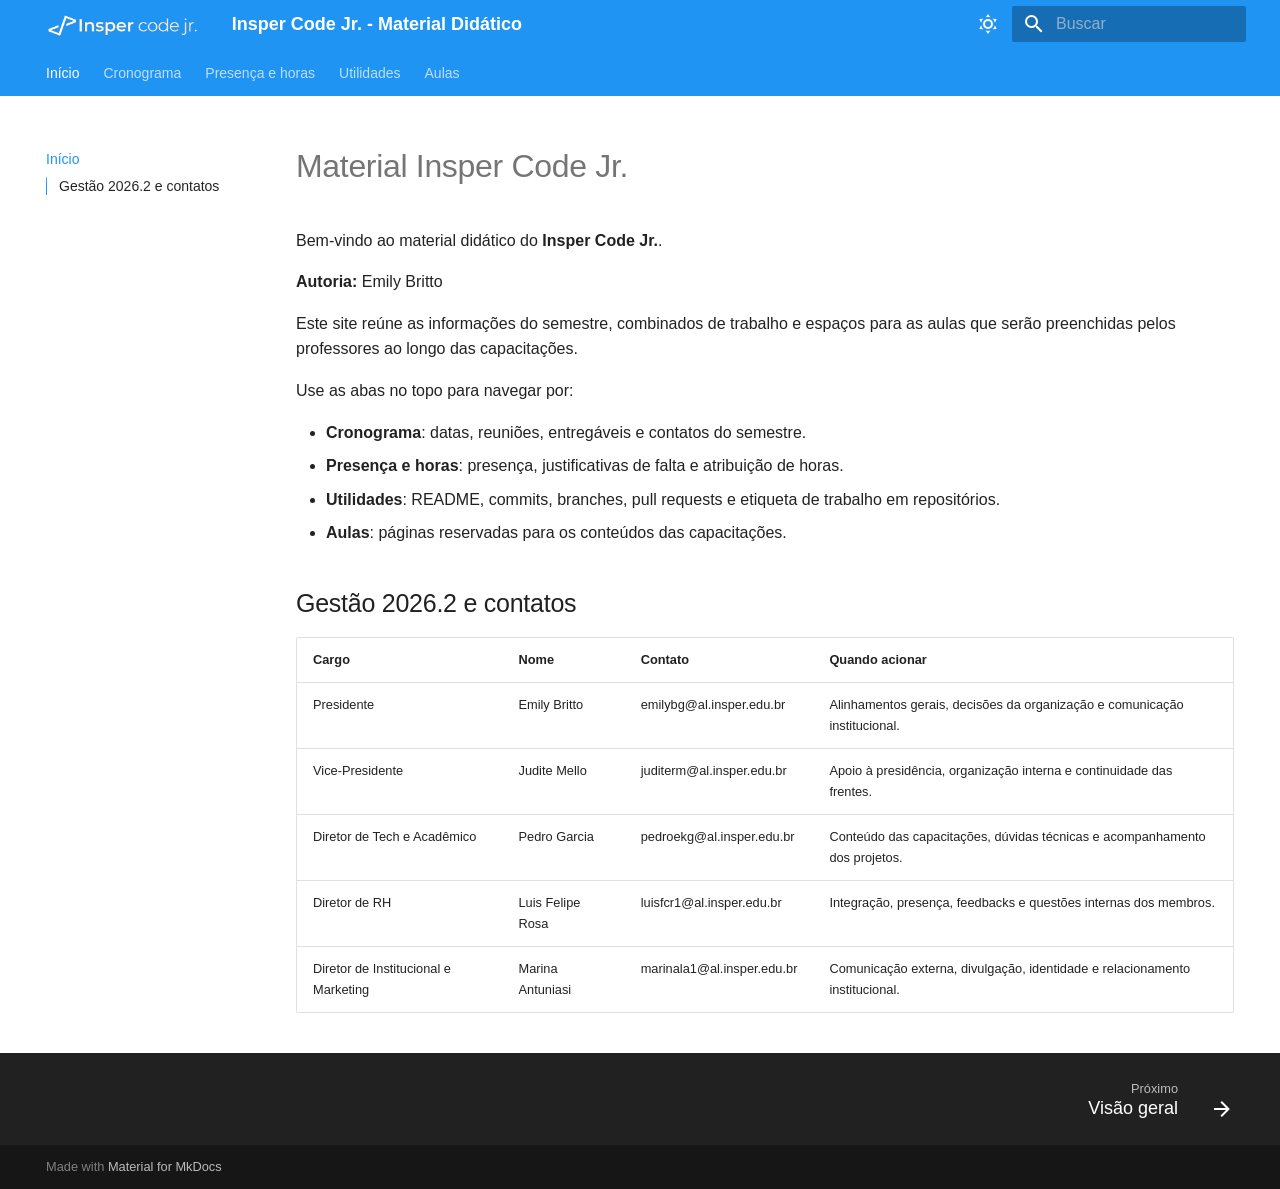
<file: index.html>
<!doctype html>
<html lang="pt" class="no-js">
  <head>
    
      <meta charset="utf-8">
      <meta name="viewport" content="width=device-width,initial-scale=1">
      
        <meta name="description" content="Material didático para os encontros da Insper Code Jr.">
      
      
        <meta name="author" content="Insper Code Jr.">
      
      
      
      
        <link rel="next" href="cronograma/">
      
      
        
      
      
      <link rel="icon" href="img/favicon.ico">
      <meta name="generator" content="mkdocs-1.6.1, mkdocs-material-9.7.7">
    
    
      
        <title>Insper Code Jr. - Material Didático</title>
      
    
    
      <link rel="stylesheet" href="assets/stylesheets/main.ec1eaa64.min.css">
      
        
        <link rel="stylesheet" href="assets/stylesheets/palette.ab4e12ef.min.css">
      
      


    
    
      
    
    
      
    
    
      <link rel="stylesheet" href="assets/stylesheets/toc-dropdown.css">
    
    <script>__md_scope=new URL(".",location),__md_hash=e=>[...e].reduce(((e,_)=>(e<<5)-e+_.charCodeAt(0)),0),__md_get=(e,_=localStorage,t=__md_scope)=>JSON.parse(_.getItem(t.pathname+"."+e)),__md_set=(e,_,t=localStorage,a=__md_scope)=>{try{t.setItem(a.pathname+"."+e,JSON.stringify(_))}catch(e){}}</script>
    
      

    
    
  </head>
  
  
    
    
      
    
    
    
    
    <body dir="ltr" data-md-color-scheme="default" data-md-color-primary="blue" data-md-color-accent="blue">
  
    
    <input class="md-toggle" data-md-toggle="drawer" type="checkbox" id="__drawer" autocomplete="off">
    <input class="md-toggle" data-md-toggle="search" type="checkbox" id="__search" autocomplete="off">
    <label class="md-overlay" for="__drawer"></label>
    <div data-md-component="skip">
      
        
        <a href="#material-insper-code-jr" class="md-skip">
          Pular para conteúdo
        </a>
      
    </div>
    <div data-md-component="announce">
      
    </div>
    
    
      

<header class="md-header" data-md-component="header">
  <nav class="md-header__inner md-grid" aria-label="Cabeçalho">
    <a href="." title="Insper Code Jr. - Material Didático" class="md-header__button md-logo" aria-label="Insper Code Jr. - Material Didático" data-md-component="logo">
      
  <img src="img/back.png" alt="logo">

    </a>
    <label class="md-header__button md-icon" for="__drawer">
      
      <svg xmlns="http://www.w3.org/2000/svg" viewBox="0 0 24 24"><path d="M3 6h18v2H3zm0 5h18v2H3zm0 5h18v2H3z"/></svg>
    </label>
    <div class="md-header__title" data-md-component="header-title">
      <div class="md-header__ellipsis">
        <div class="md-header__topic">
          <span class="md-ellipsis">
            Insper Code Jr. - Material Didático
          </span>
        </div>
        <div class="md-header__topic" data-md-component="header-topic">
          <span class="md-ellipsis">
            
              Início
            
          </span>
        </div>
      </div>
    </div>
    
      
        <form class="md-header__option" data-md-component="palette">
  
    
    
    
    <input class="md-option" data-md-color-media="" data-md-color-scheme="default" data-md-color-primary="blue" data-md-color-accent="blue"  aria-label="Mudar para modo escuro"  type="radio" name="__palette" id="__palette_0">
    
      <label class="md-header__button md-icon" title="Mudar para modo escuro" for="__palette_1" hidden>
        <svg xmlns="http://www.w3.org/2000/svg" viewBox="0 0 24 24"><path d="M12 7a5 5 0 0 1 5 5 5 5 0 0 1-5 5 5 5 0 0 1-5-5 5 5 0 0 1 5-5m0 2a3 3 0 0 0-3 3 3 3 0 0 0 3 3 3 3 0 0 0 3-3 3 3 0 0 0-3-3m0-7 2.39 3.42C13.65 5.15 12.84 5 12 5s-1.65.15-2.39.42zM3.34 7l4.16-.35A7.2 7.2 0 0 0 5.94 8.5c-.44.74-.69 1.5-.83 2.29zm.02 10 1.76-3.77a7.131 7.131 0 0 0 2.38 4.14zM20.65 7l-1.77 3.79a7.02 7.02 0 0 0-2.38-4.15zm-.01 10-4.14.36c.59-.51 1.12-1.14 1.54-1.86.42-.73.69-1.5.83-2.29zM12 22l-2.41-3.44c.74.27 1.55.44 2.41.44.82 0 1.63-.17 2.37-.44z"/></svg>
      </label>
    
  
    
    
    
    <input class="md-option" data-md-color-media="" data-md-color-scheme="slate" data-md-color-primary="blue" data-md-color-accent="blue"  aria-label="Mudar para modo claro"  type="radio" name="__palette" id="__palette_1">
    
      <label class="md-header__button md-icon" title="Mudar para modo claro" for="__palette_0" hidden>
        <svg xmlns="http://www.w3.org/2000/svg" viewBox="0 0 24 24"><path d="m17.75 4.09-2.53 1.94.91 3.06-2.63-1.81-2.63 1.81.91-3.06-2.53-1.94L12.44 4l1.06-3 1.06 3zm3.5 6.91-1.64 1.25.59 1.98-1.7-1.17-1.7 1.17.59-1.98L15.75 11l2.06-.05L18.5 9l.69 1.95zm-2.28 4.95c.83-.08 1.72 1.1 1.19 1.85-.32.45-.66.87-1.08 1.27C15.17 23 8.84 23 4.94 19.07c-3.91-3.9-3.91-10.24 0-14.14.4-.4.82-.76 1.27-1.08.75-.53 1.93.36 1.85 1.19-.27 2.86.69 5.83 2.89 8.02a9.96 9.96 0 0 0 8.02 2.89m-1.64 2.02a12.08 12.08 0 0 1-7.8-3.47c-2.17-2.19-3.33-5-3.49-7.82-2.81 3.14-2.7 7.96.31 10.98 3.02 3.01 7.84 3.12 10.98.31"/></svg>
      </label>
    
  
</form>
      
    
    
      <script>var palette=__md_get("__palette");if(palette&&palette.color){if("(prefers-color-scheme)"===palette.color.media){var media=matchMedia("(prefers-color-scheme: light)"),input=document.querySelector(media.matches?"[data-md-color-media='(prefers-color-scheme: light)']":"[data-md-color-media='(prefers-color-scheme: dark)']");palette.color.media=input.getAttribute("data-md-color-media"),palette.color.scheme=input.getAttribute("data-md-color-scheme"),palette.color.primary=input.getAttribute("data-md-color-primary"),palette.color.accent=input.getAttribute("data-md-color-accent")}for(var[key,value]of Object.entries(palette.color))document.body.setAttribute("data-md-color-"+key,value)}</script>
    
    
    
      
      
        <label class="md-header__button md-icon" for="__search">
          
          <svg xmlns="http://www.w3.org/2000/svg" viewBox="0 0 24 24"><path d="M9.5 3A6.5 6.5 0 0 1 16 9.5c0 1.61-.59 3.09-1.56 4.23l.27.27h.79l5 5-1.5 1.5-5-5v-.79l-.27-.27A6.52 6.52 0 0 1 9.5 16 6.5 6.5 0 0 1 3 9.5 6.5 6.5 0 0 1 9.5 3m0 2C7 5 5 7 5 9.5S7 14 9.5 14 14 12 14 9.5 12 5 9.5 5"/></svg>
        </label>
        <div class="md-search" data-md-component="search" role="dialog">
  <label class="md-search__overlay" for="__search"></label>
  <div class="md-search__inner" role="search">
    <form class="md-search__form" name="search">
      <input type="text" class="md-search__input" name="query" aria-label="Buscar" placeholder="Buscar" autocapitalize="off" autocorrect="off" autocomplete="off" spellcheck="false" data-md-component="search-query" required>
      <label class="md-search__icon md-icon" for="__search">
        
        <svg xmlns="http://www.w3.org/2000/svg" viewBox="0 0 24 24"><path d="M9.5 3A6.5 6.5 0 0 1 16 9.5c0 1.61-.59 3.09-1.56 4.23l.27.27h.79l5 5-1.5 1.5-5-5v-.79l-.27-.27A6.52 6.52 0 0 1 9.5 16 6.5 6.5 0 0 1 3 9.5 6.5 6.5 0 0 1 9.5 3m0 2C7 5 5 7 5 9.5S7 14 9.5 14 14 12 14 9.5 12 5 9.5 5"/></svg>
        
        <svg xmlns="http://www.w3.org/2000/svg" viewBox="0 0 24 24"><path d="M20 11v2H8l5.5 5.5-1.42 1.42L4.16 12l7.92-7.92L13.5 5.5 8 11z"/></svg>
      </label>
      <nav class="md-search__options" aria-label="Pesquisar">
        
        <button type="reset" class="md-search__icon md-icon" title="Limpar" aria-label="Limpar" tabindex="-1">
          
          <svg xmlns="http://www.w3.org/2000/svg" viewBox="0 0 24 24"><path d="M19 6.41 17.59 5 12 10.59 6.41 5 5 6.41 10.59 12 5 17.59 6.41 19 12 13.41 17.59 19 19 17.59 13.41 12z"/></svg>
        </button>
      </nav>
      
        <div class="md-search__suggest" data-md-component="search-suggest"></div>
      
    </form>
    <div class="md-search__output">
      <div class="md-search__scrollwrap" tabindex="0" data-md-scrollfix>
        <div class="md-search-result" data-md-component="search-result">
          <div class="md-search-result__meta">
            Inicializando busca
          </div>
          <ol class="md-search-result__list" role="presentation"></ol>
        </div>
      </div>
    </div>
  </div>
</div>
      
    
    
  </nav>
  
</header>
    
    <div class="md-container" data-md-component="container">
      
      
        
          
            
<nav class="md-tabs" aria-label="Abas" data-md-component="tabs">
  <div class="md-grid">
    <ul class="md-tabs__list">
      
        
  
  
  
    
  
  
    <li class="md-tabs__item md-tabs__item--active">
      <a href="." class="md-tabs__link">
        
  
  
    
  
  Início

      </a>
    </li>
  

      
        
  
  
  
  
    
    
      <li class="md-tabs__item">
        <a href="cronograma/" class="md-tabs__link">
          
  
  
  Cronograma

        </a>
      </li>
    
  

      
        
  
  
  
  
    <li class="md-tabs__item">
      <a href="combinados/" class="md-tabs__link">
        
  
  
    
  
  Presença e horas

      </a>
    </li>
  

      
        
  
  
  
  
    <li class="md-tabs__item">
      <a href="etiqueta/" class="md-tabs__link">
        
  
  
    
  
  Utilidades

      </a>
    </li>
  

      
        
  
  
  
  
    <li class="md-tabs__item">
      <a href="aulas/" class="md-tabs__link">
        
  
  
    
  
  Aulas

      </a>
    </li>
  

      
    </ul>
  </div>
</nav>
          
        
      
      <main class="md-main" data-md-component="main">
        <div class="md-main__inner md-grid">
          
            
              
              <div class="md-sidebar md-sidebar--primary" data-md-component="sidebar" data-md-type="navigation" >
                <div class="md-sidebar__scrollwrap">
                  <div class="md-sidebar__inner">
                    


  


  

<nav class="md-nav md-nav--primary md-nav--lifted md-nav--integrated" aria-label="Navegação" data-md-level="0">
  <label class="md-nav__title" for="__drawer">
    <a href="." title="Insper Code Jr. - Material Didático" class="md-nav__button md-logo" aria-label="Insper Code Jr. - Material Didático" data-md-component="logo">
      
  <img src="img/back.png" alt="logo">

    </a>
    Insper Code Jr. - Material Didático
  </label>
  
  <ul class="md-nav__list" data-md-scrollfix>
    
      
      
  
  
    
  
  
  
    <li class="md-nav__item md-nav__item--active">
      
      <input class="md-nav__toggle md-toggle" type="checkbox" id="__toc">
      
      
        
      
      
        <label class="md-nav__link md-nav__link--active" for="__toc">
          
  
  
  <span class="md-ellipsis">
    
  
    Início
  

    
  </span>
  
  

          <span class="md-nav__icon md-icon"></span>
        </label>
      
      <a href="." class="md-nav__link md-nav__link--active">
        
  
  
  <span class="md-ellipsis">
    
  
    Início
  

    
  </span>
  
  

      </a>
      
        

<nav class="md-nav md-nav--secondary" aria-label="Índice">
  
  
  
    
  
  
    <label class="md-nav__title" for="__toc">
      <span class="md-nav__icon md-icon"></span>
      Índice
    </label>
    <ul class="md-nav__list" data-md-component="toc" data-md-scrollfix>
      
        <li class="md-nav__item">
  <a href="#gestao-20262-e-contatos" class="md-nav__link">
    <span class="md-ellipsis">
      
        Gestão 2026.2 e contatos
      
    </span>
  </a>
  
</li>
      
    </ul>
  
</nav>
      
    </li>
  

    
      
      
  
  
  
  
    
    
    
    
      
      
        
      
    
    
    <li class="md-nav__item md-nav__item--nested">
      
        
        
        <input class="md-nav__toggle md-toggle " type="checkbox" id="__nav_2" >
        
          
          <label class="md-nav__link" for="__nav_2" id="__nav_2_label" tabindex="0">
            
  
  
  <span class="md-ellipsis">
    
  
    Cronograma
  

    
  </span>
  
  

            <span class="md-nav__icon md-icon"></span>
          </label>
        
        <nav class="md-nav" data-md-level="1" aria-labelledby="__nav_2_label" aria-expanded="false">
          <label class="md-nav__title" for="__nav_2">
            <span class="md-nav__icon md-icon"></span>
            
  
    Cronograma
  

          </label>
          <ul class="md-nav__list" data-md-scrollfix>
            
              
                
  
  
  
  
    <li class="md-nav__item">
      <a href="cronograma/" class="md-nav__link">
        
  
  
  <span class="md-ellipsis">
    
  
    Visão geral
  

    
  </span>
  
  

      </a>
    </li>
  

              
            
              
                
  
  
  
  
    <li class="md-nav__item">
      <a href="reunioes/" class="md-nav__link">
        
  
  
  <span class="md-ellipsis">
    
  
    Entregáveis por reunião
  

    
  </span>
  
  

      </a>
    </li>
  

              
            
          </ul>
        </nav>
      
    </li>
  

    
      
      
  
  
  
  
    <li class="md-nav__item">
      <a href="combinados/" class="md-nav__link">
        
  
  
  <span class="md-ellipsis">
    
  
    Presença e horas
  

    
  </span>
  
  

      </a>
    </li>
  

    
      
      
  
  
  
  
    <li class="md-nav__item">
      <a href="etiqueta/" class="md-nav__link">
        
  
  
  <span class="md-ellipsis">
    
  
    Utilidades
  

    
  </span>
  
  

      </a>
    </li>
  

    
      
      
  
  
  
  
    <li class="md-nav__item">
      <a href="aulas/" class="md-nav__link">
        
  
  
  <span class="md-ellipsis">
    
  
    Aulas
  

    
  </span>
  
  

      </a>
    </li>
  

    
  </ul>
</nav>
                  </div>
                </div>
              </div>
            
            
          
          
            <div class="md-content" data-md-component="content">
              
              <article class="md-content__inner md-typeset">
                
                  



<h1 id="material-insper-code-jr">Material Insper Code Jr.<a class="headerlink" href="#material-insper-code-jr" title="Permanent link">&para;</a></h1>
<p>Bem-vindo ao material didático do <strong>Insper Code Jr.</strong>.</p>
<p><strong>Autoria:</strong> Emily Britto</p>
<p>Este site reúne as informações do semestre, combinados de trabalho e espaços
para as aulas que serão preenchidas pelos professores ao longo das
capacitações.</p>
<p>Use as abas no topo para navegar por:</p>
<ul>
<li><strong>Cronograma</strong>: datas, reuniões, entregáveis e contatos do semestre.</li>
<li><strong>Presença e horas</strong>: presença, justificativas de falta e atribuição de horas.</li>
<li><strong>Utilidades</strong>: README, commits, branches, pull requests e etiqueta de
  trabalho em repositórios.</li>
<li><strong>Aulas</strong>: páginas reservadas para os conteúdos das capacitações.</li>
</ul>
<h2 id="gestao-20262-e-contatos">Gestão 2026.2 e contatos<a class="headerlink" href="#gestao-20262-e-contatos" title="Permanent link">&para;</a></h2>
<table>
<thead>
<tr>
<th>Cargo</th>
<th>Nome</th>
<th>Contato</th>
<th>Quando acionar</th>
</tr>
</thead>
<tbody>
<tr>
<td>Presidente</td>
<td>Emily Britto</td>
<td>emilybg@al.insper.edu.br</td>
<td>Alinhamentos gerais, decisões da organização e comunicação institucional.</td>
</tr>
<tr>
<td>Vice-Presidente</td>
<td>Judite Mello</td>
<td>juditerm@al.insper.edu.br</td>
<td>Apoio à presidência, organização interna e continuidade das frentes.</td>
</tr>
<tr>
<td>Diretor de Tech e Acadêmico</td>
<td>Pedro Garcia</td>
<td>pedroekg@al.insper.edu.br</td>
<td>Conteúdo das capacitações, dúvidas técnicas e acompanhamento dos projetos.</td>
</tr>
<tr>
<td>Diretor de RH</td>
<td>Luis Felipe Rosa</td>
<td>luisfcr1@al.insper.edu.br</td>
<td>Integração, presença, feedbacks e questões internas dos membros.</td>
</tr>
<tr>
<td>Diretor de Institucional e Marketing</td>
<td>Marina Antuniasi</td>
<td>marinala1@al.insper.edu.br</td>
<td>Comunicação externa, divulgação, identidade e relacionamento institucional.</td>
</tr>
</tbody>
</table>












                
              </article>
            </div>
          
          
<script>var target=document.getElementById(location.hash.slice(1));target&&target.name&&(target.checked=target.name.startsWith("__tabbed_"))</script>
        </div>
        
          <button type="button" class="md-top md-icon" data-md-component="top" hidden>
  
  <svg xmlns="http://www.w3.org/2000/svg" viewBox="0 0 24 24"><path d="M13 20h-2V8l-5.5 5.5-1.42-1.42L12 4.16l7.92 7.92-1.42 1.42L13 8z"/></svg>
  Voltar para o topo
</button>
        
      </main>
      
        <footer class="md-footer">
  
    
      
      <nav class="md-footer__inner md-grid" aria-label="Rodapé" >
        
        
          
          <a href="cronograma/" class="md-footer__link md-footer__link--next" aria-label="Próximo: Visão geral">
            <div class="md-footer__title">
              <span class="md-footer__direction">
                Próximo
              </span>
              <div class="md-ellipsis">
                Visão geral
              </div>
            </div>
            <div class="md-footer__button md-icon">
              
              <svg xmlns="http://www.w3.org/2000/svg" viewBox="0 0 24 24"><path d="M4 11v2h12l-5.5 5.5 1.42 1.42L19.84 12l-7.92-7.92L10.5 5.5 16 11z"/></svg>
            </div>
          </a>
        
      </nav>
    
  
  <div class="md-footer-meta md-typeset">
    <div class="md-footer-meta__inner md-grid">
      <div class="md-copyright">
  
  
    Made with
    <a href="https://squidfunk.github.io/mkdocs-material/" target="_blank" rel="noopener">
      Material for MkDocs
    </a>
  
</div>
      
    </div>
  </div>
</footer>
      
    </div>
    <div class="md-dialog" data-md-component="dialog">
      <div class="md-dialog__inner md-typeset"></div>
    </div>
    
    
    
      
      
      <script id="__config" type="application/json">{"annotate": null, "base": ".", "features": ["navigation.tabs", "navigation.sections", "navigation.top", "navigation.footer", "search.suggest", "search.highlight", "content.code.copy", "content.code.annotate", "toc.integrate"], "search": "assets/javascripts/workers/search.2c215733.min.js", "tags": null, "translations": {"clipboard.copied": "Copiado para \u00e1rea de transfer\u00eancia", "clipboard.copy": "Copiar para \u00e1rea de transfer\u00eancia", "search.result.more.one": "mais 1 nesta p\u00e1gina", "search.result.more.other": "# mais nesta p\u00e1gina", "search.result.none": "Nenhum documento encontrado", "search.result.one": "1 documento encontrado", "search.result.other": "# documentos encontrados", "search.result.placeholder": "Digite para iniciar a busca", "search.result.term.missing": "Ausente", "select.version": "Selecione a vers\u00e3o"}, "version": null}</script>
    
    
      <script src="assets/javascripts/bundle.d7400e89.min.js"></script>
      
        <script src="assets/javascripts/toc-dropdown.js"></script>
      
    
  </body>
</html>
</file>
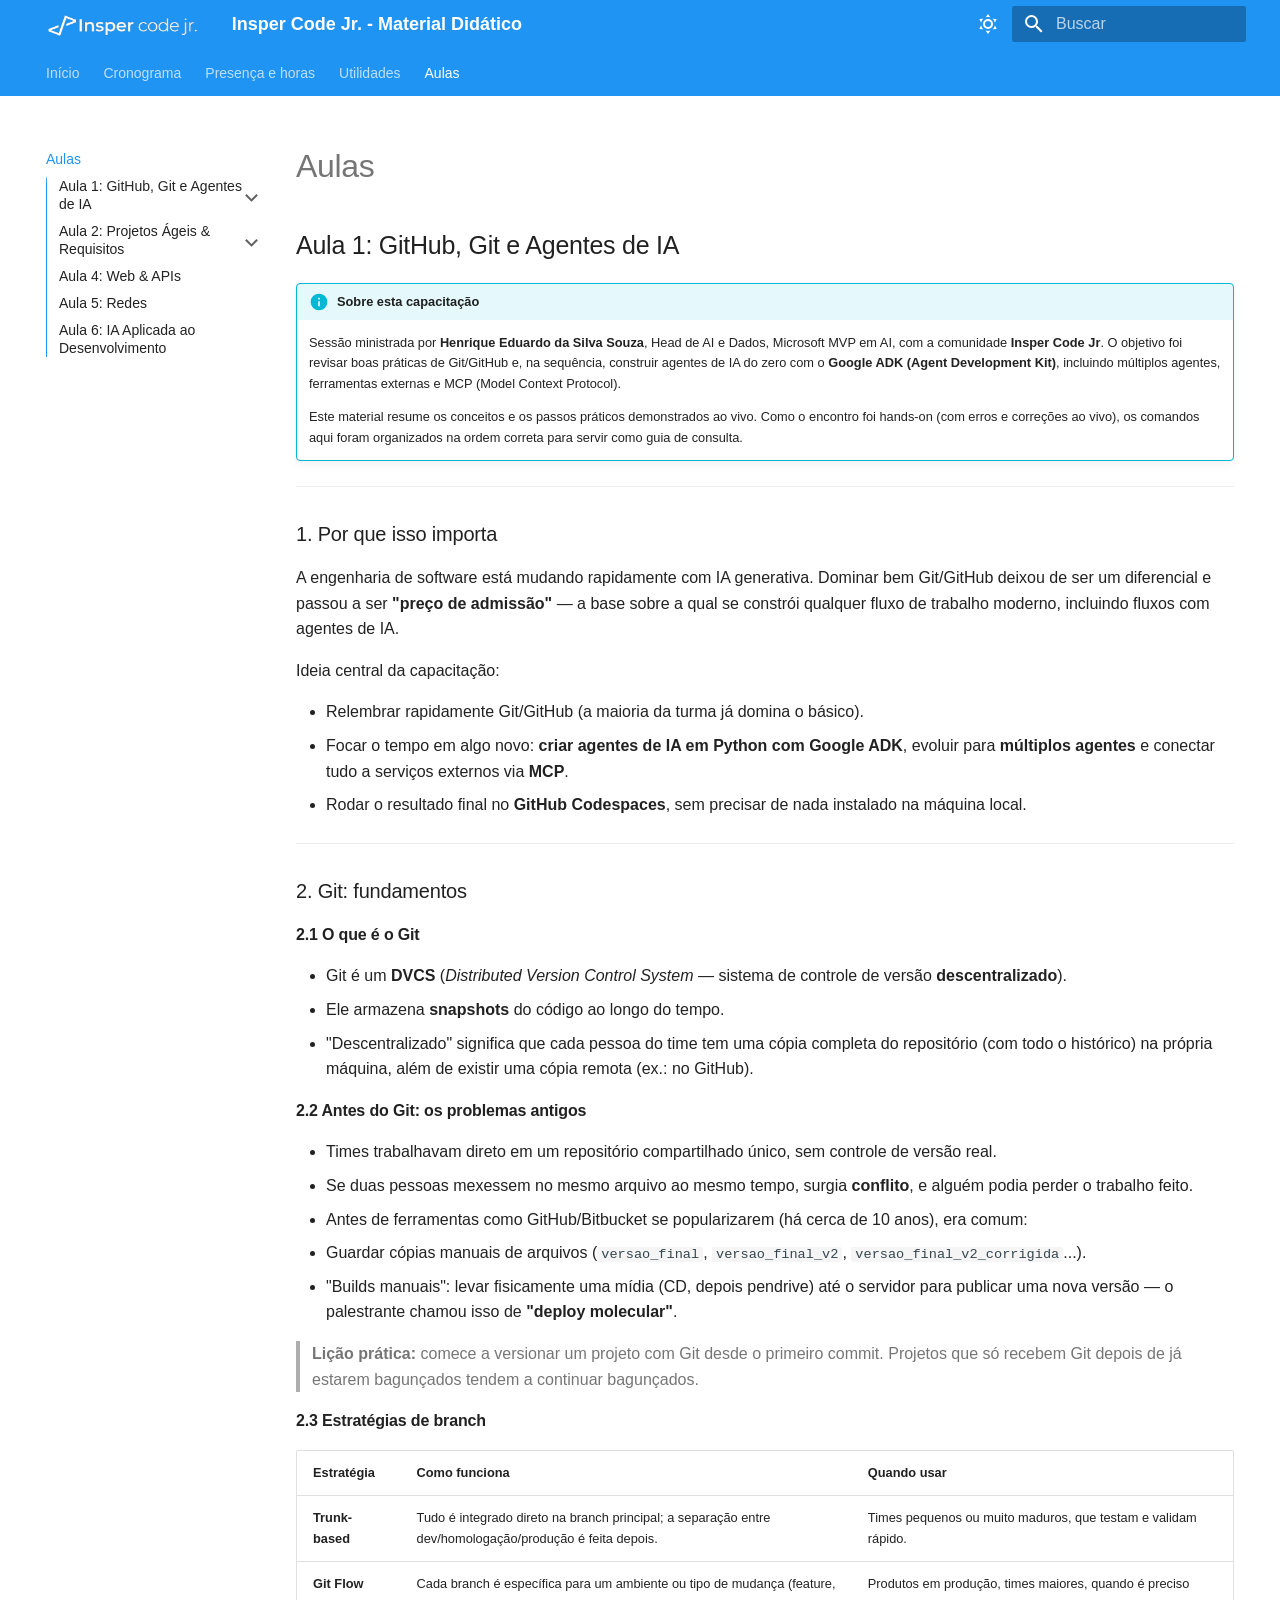
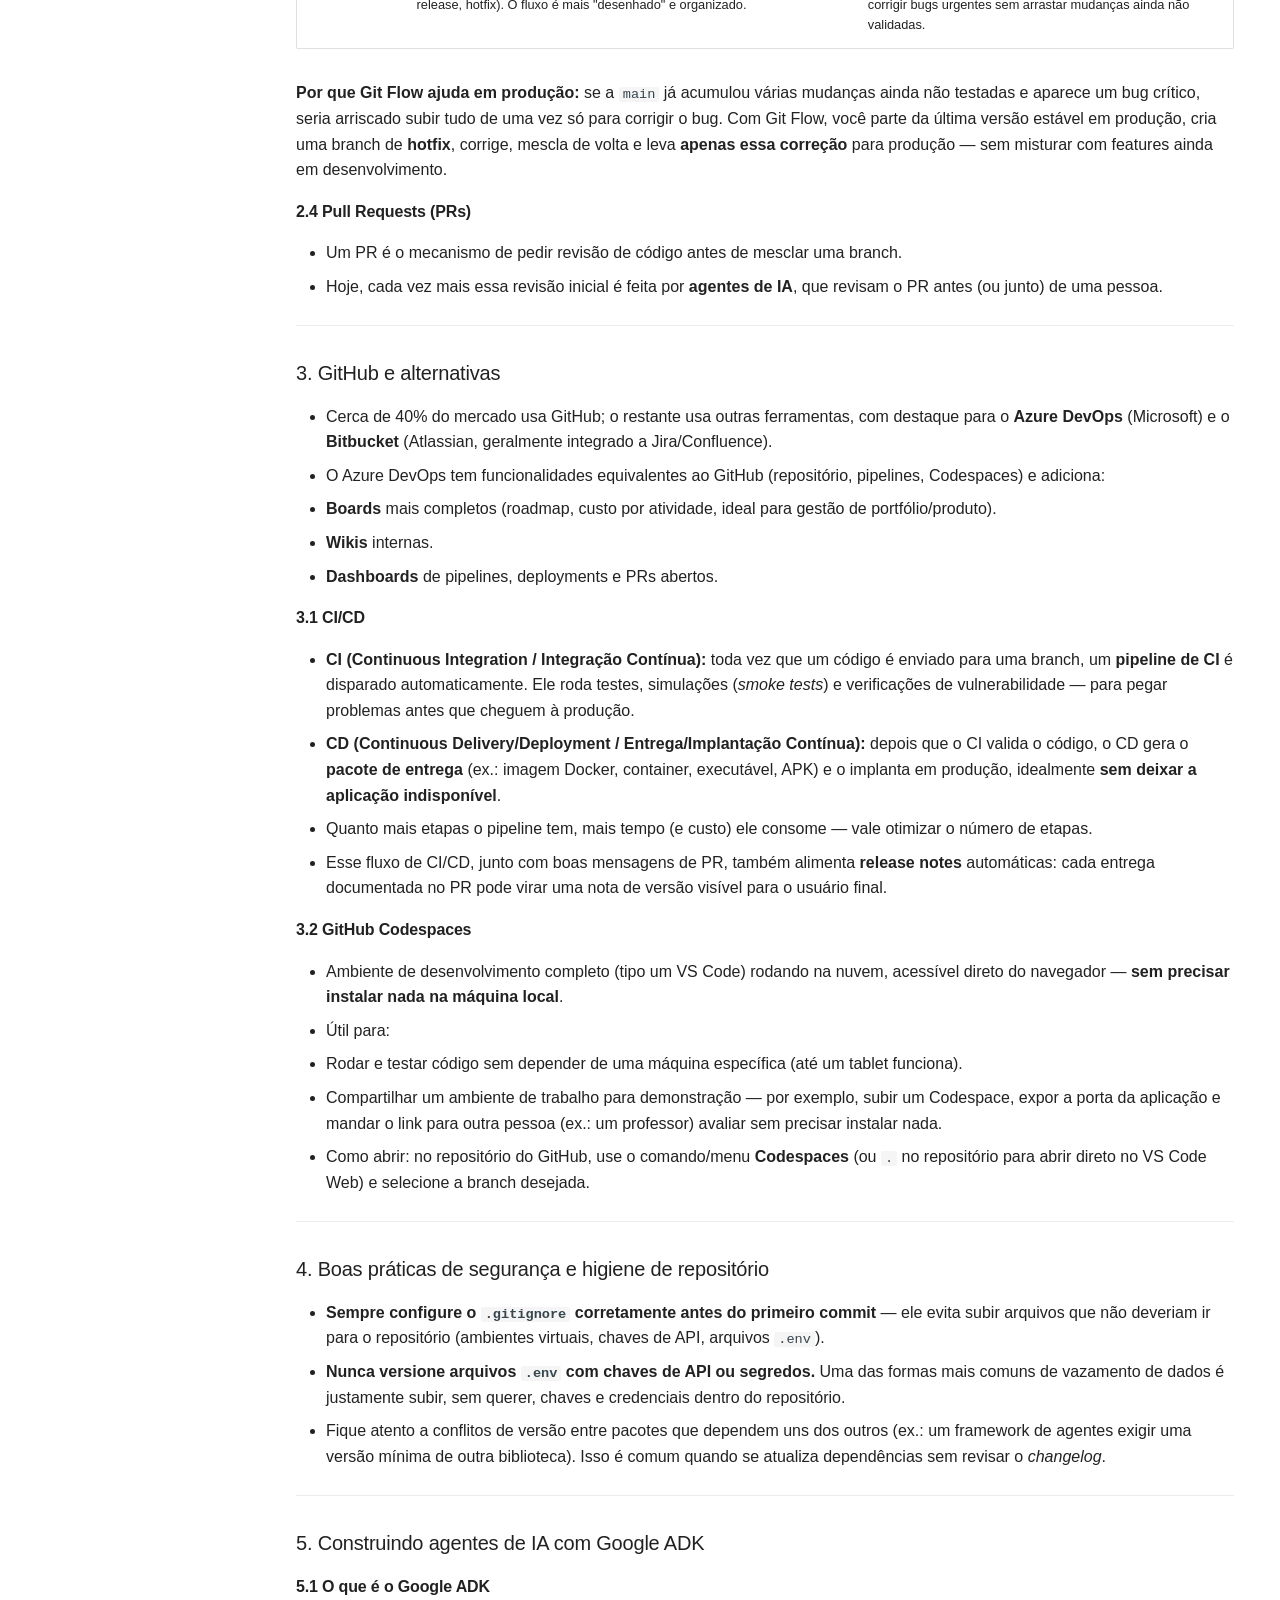
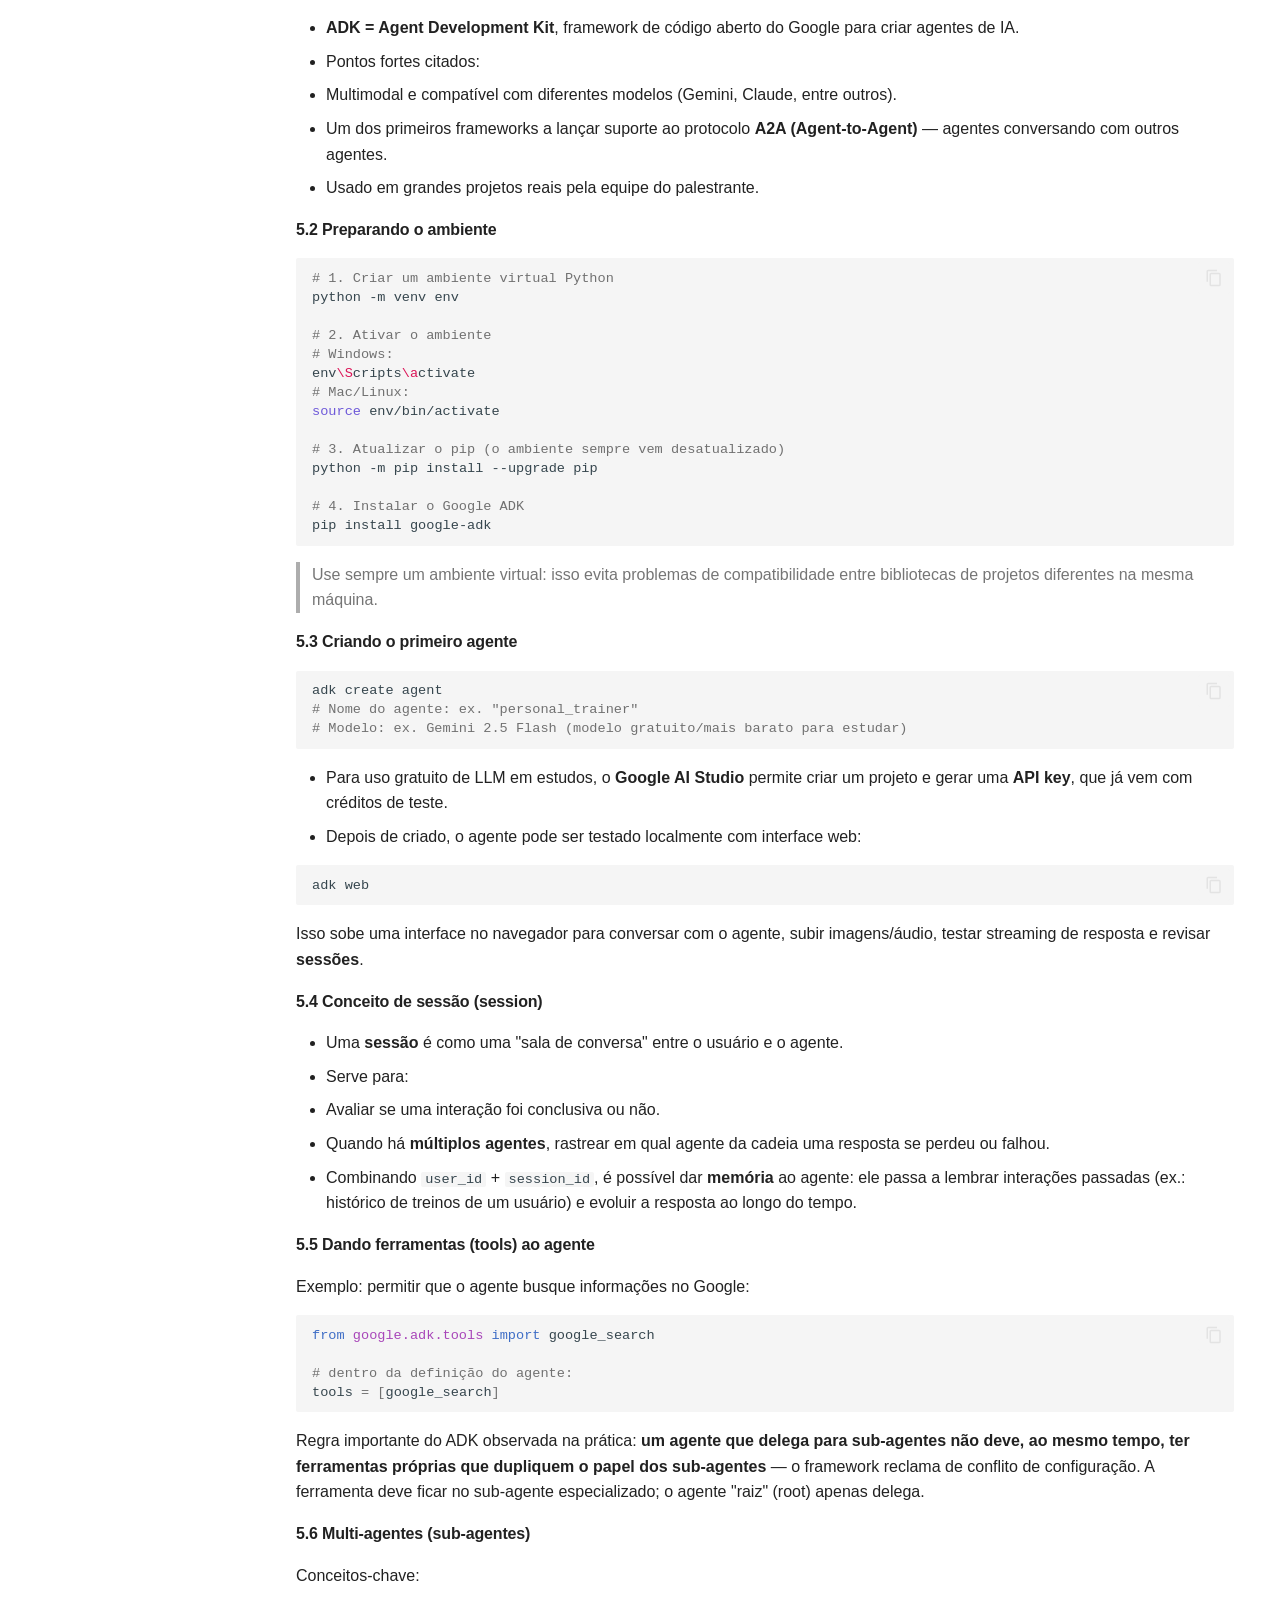
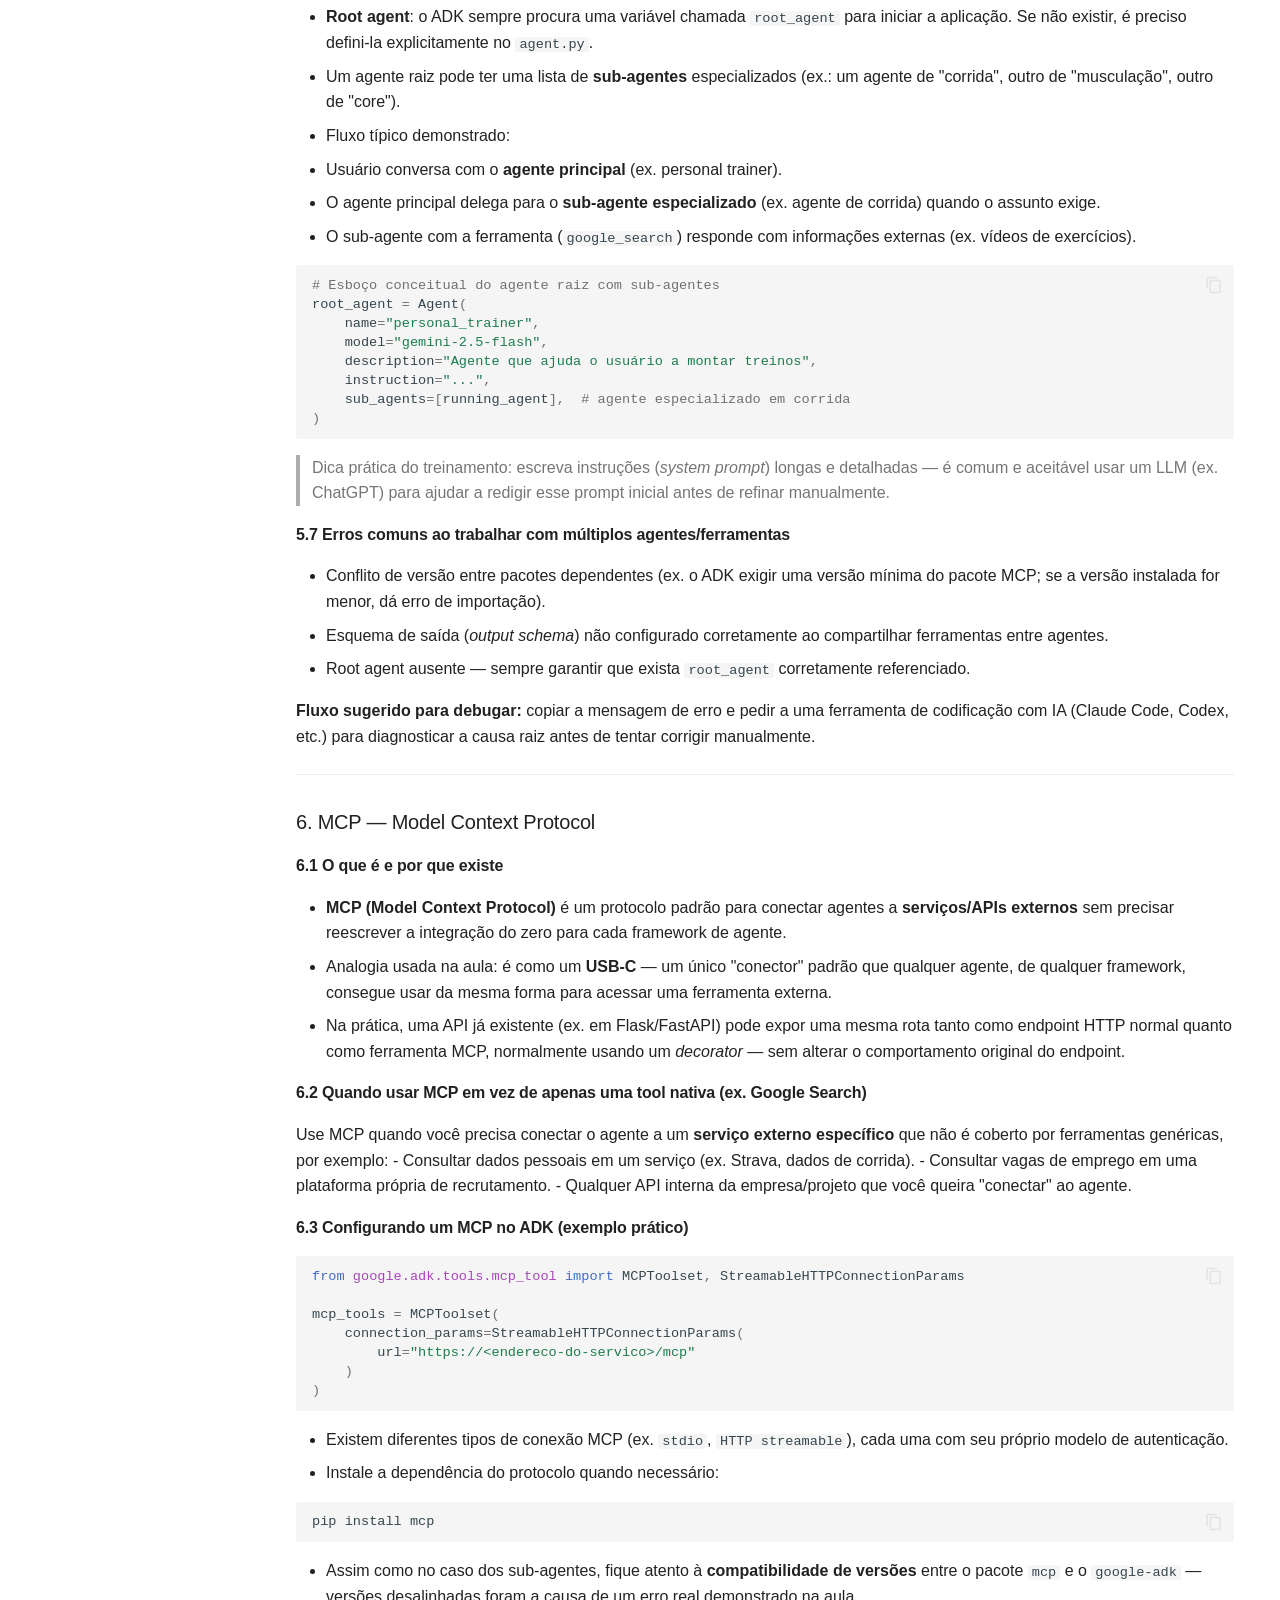
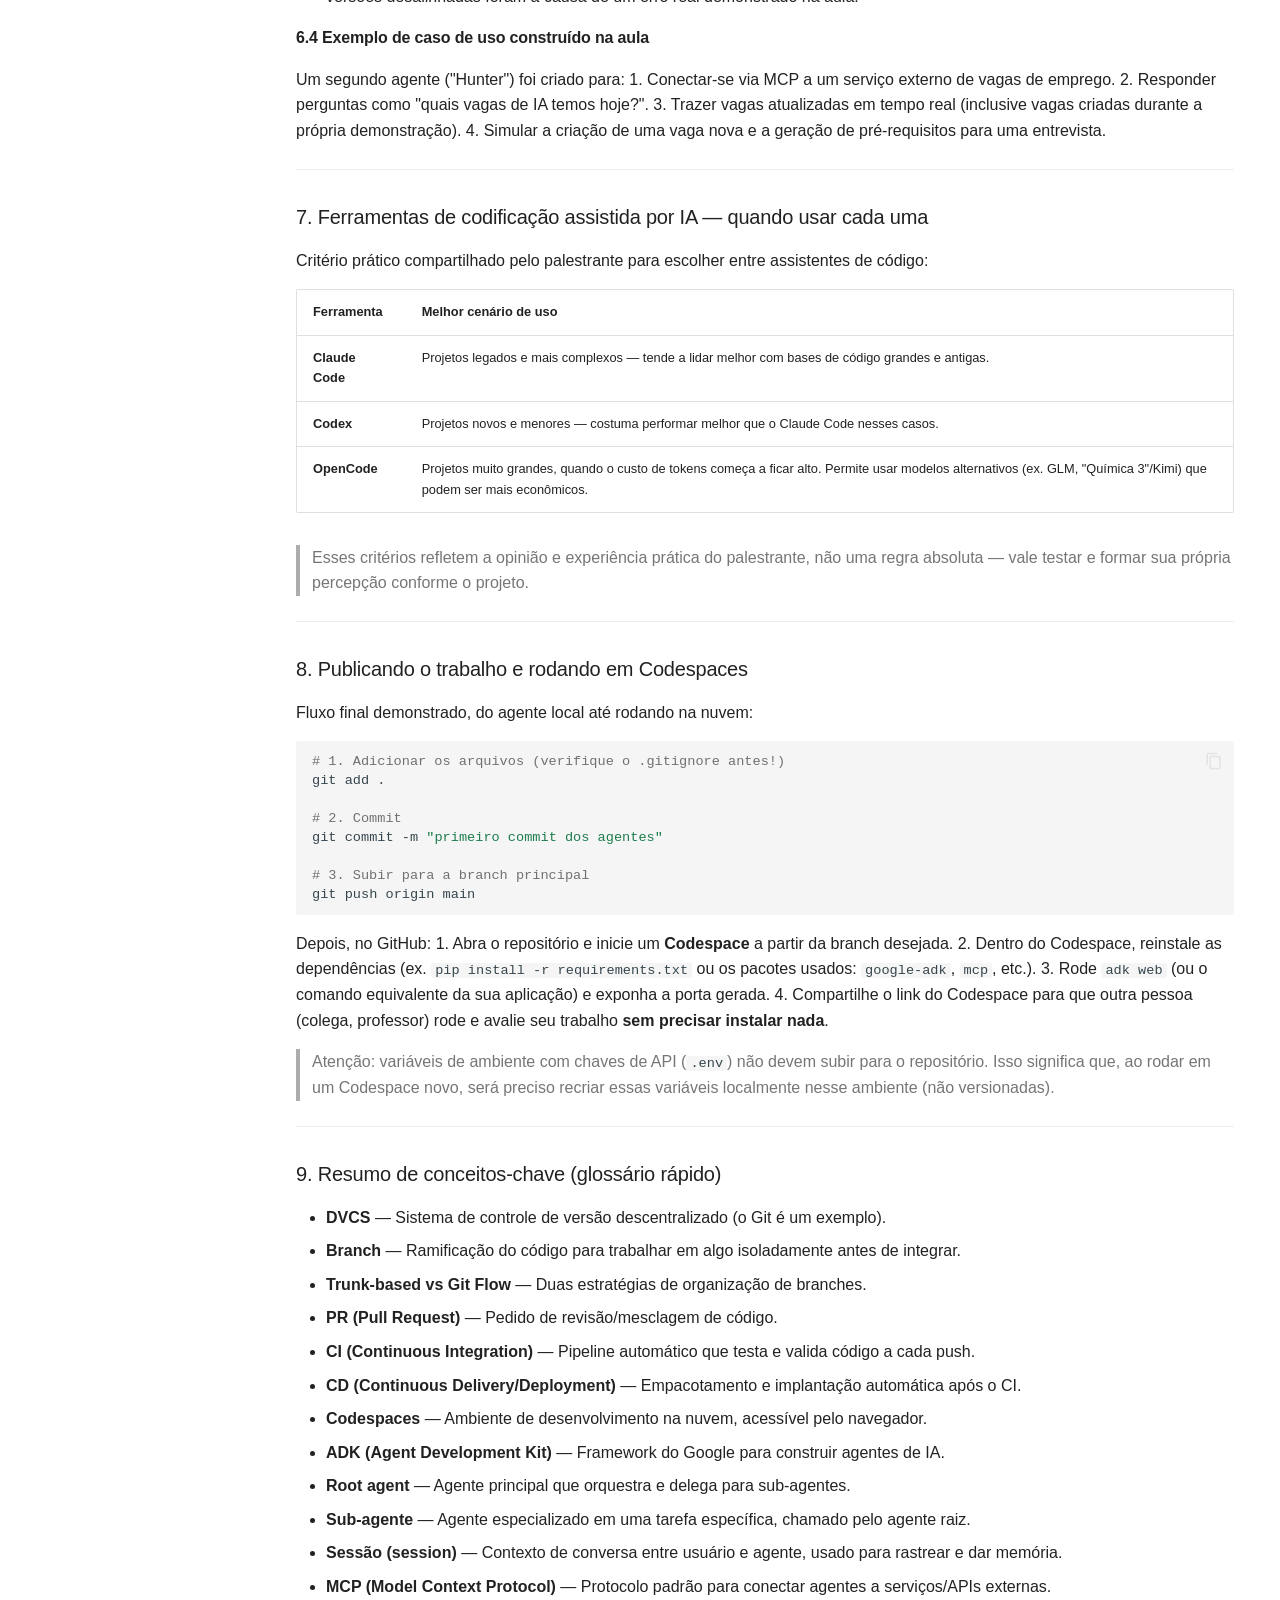
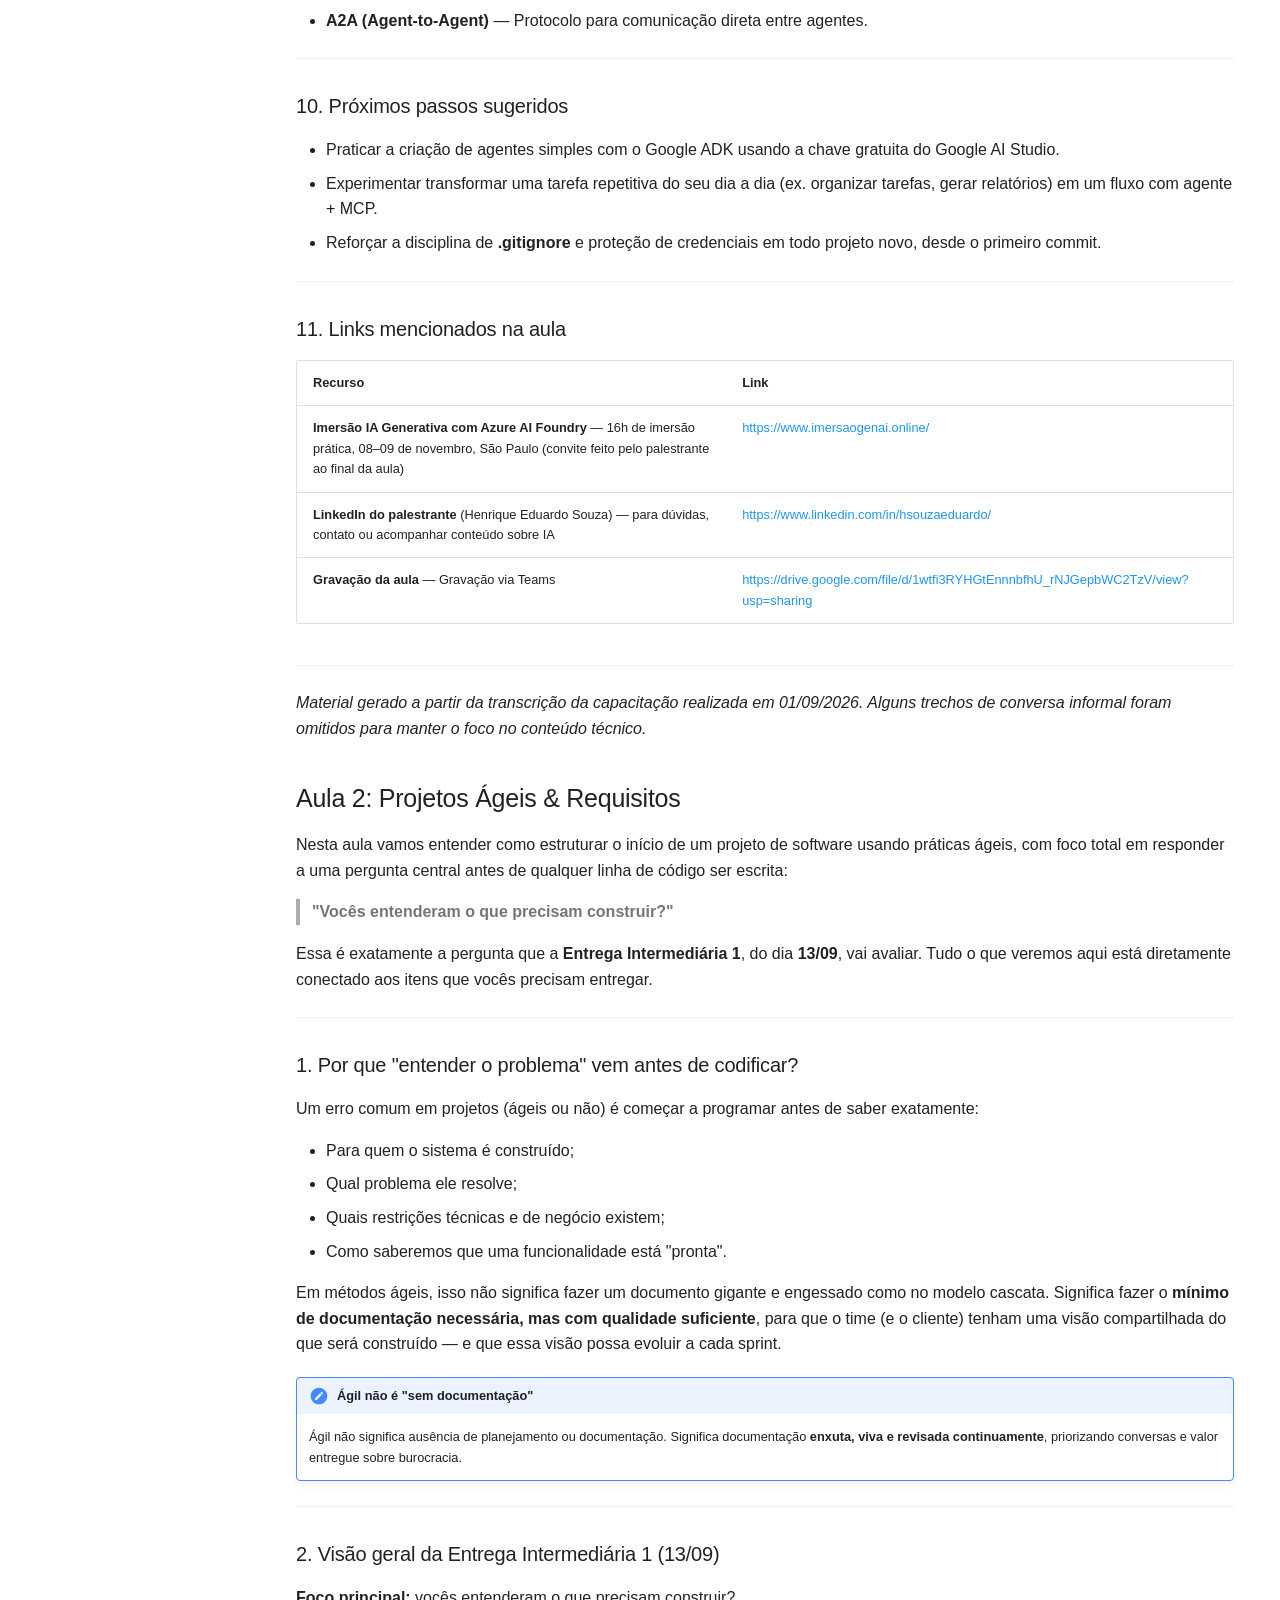
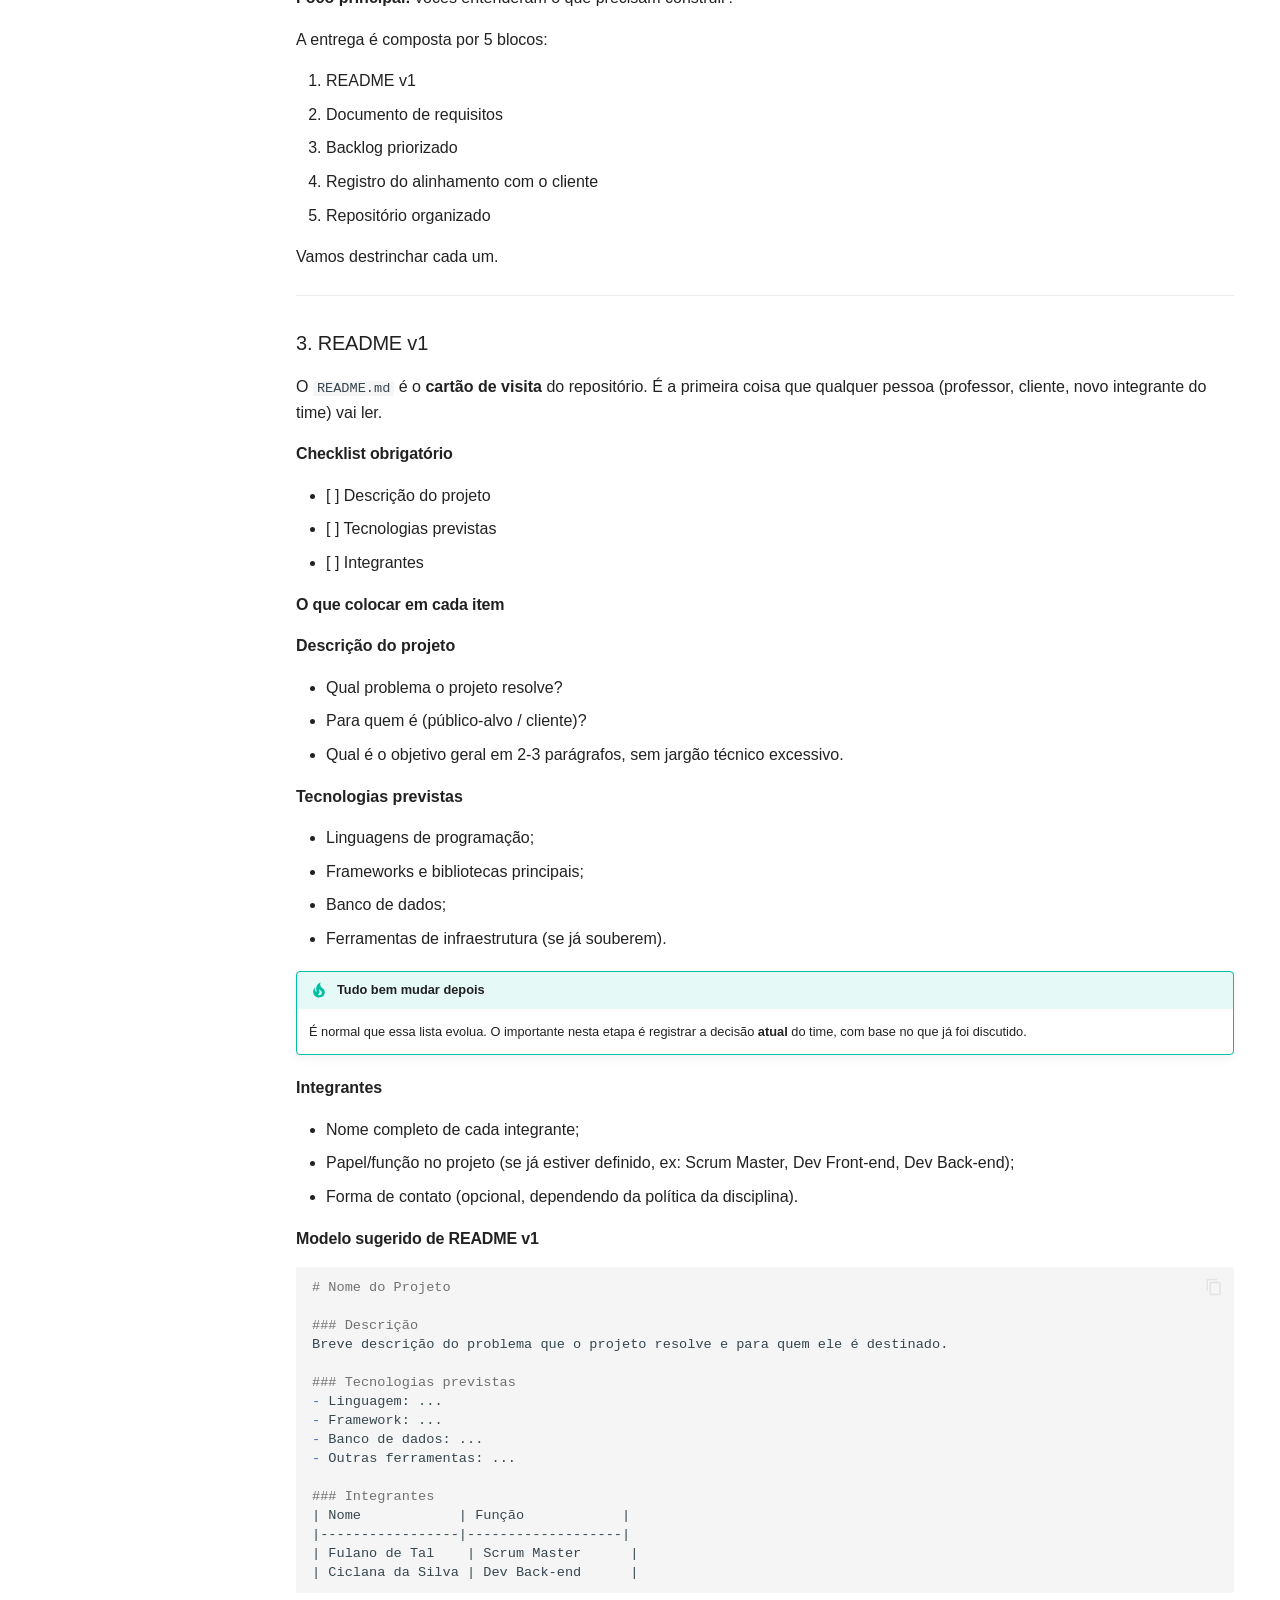
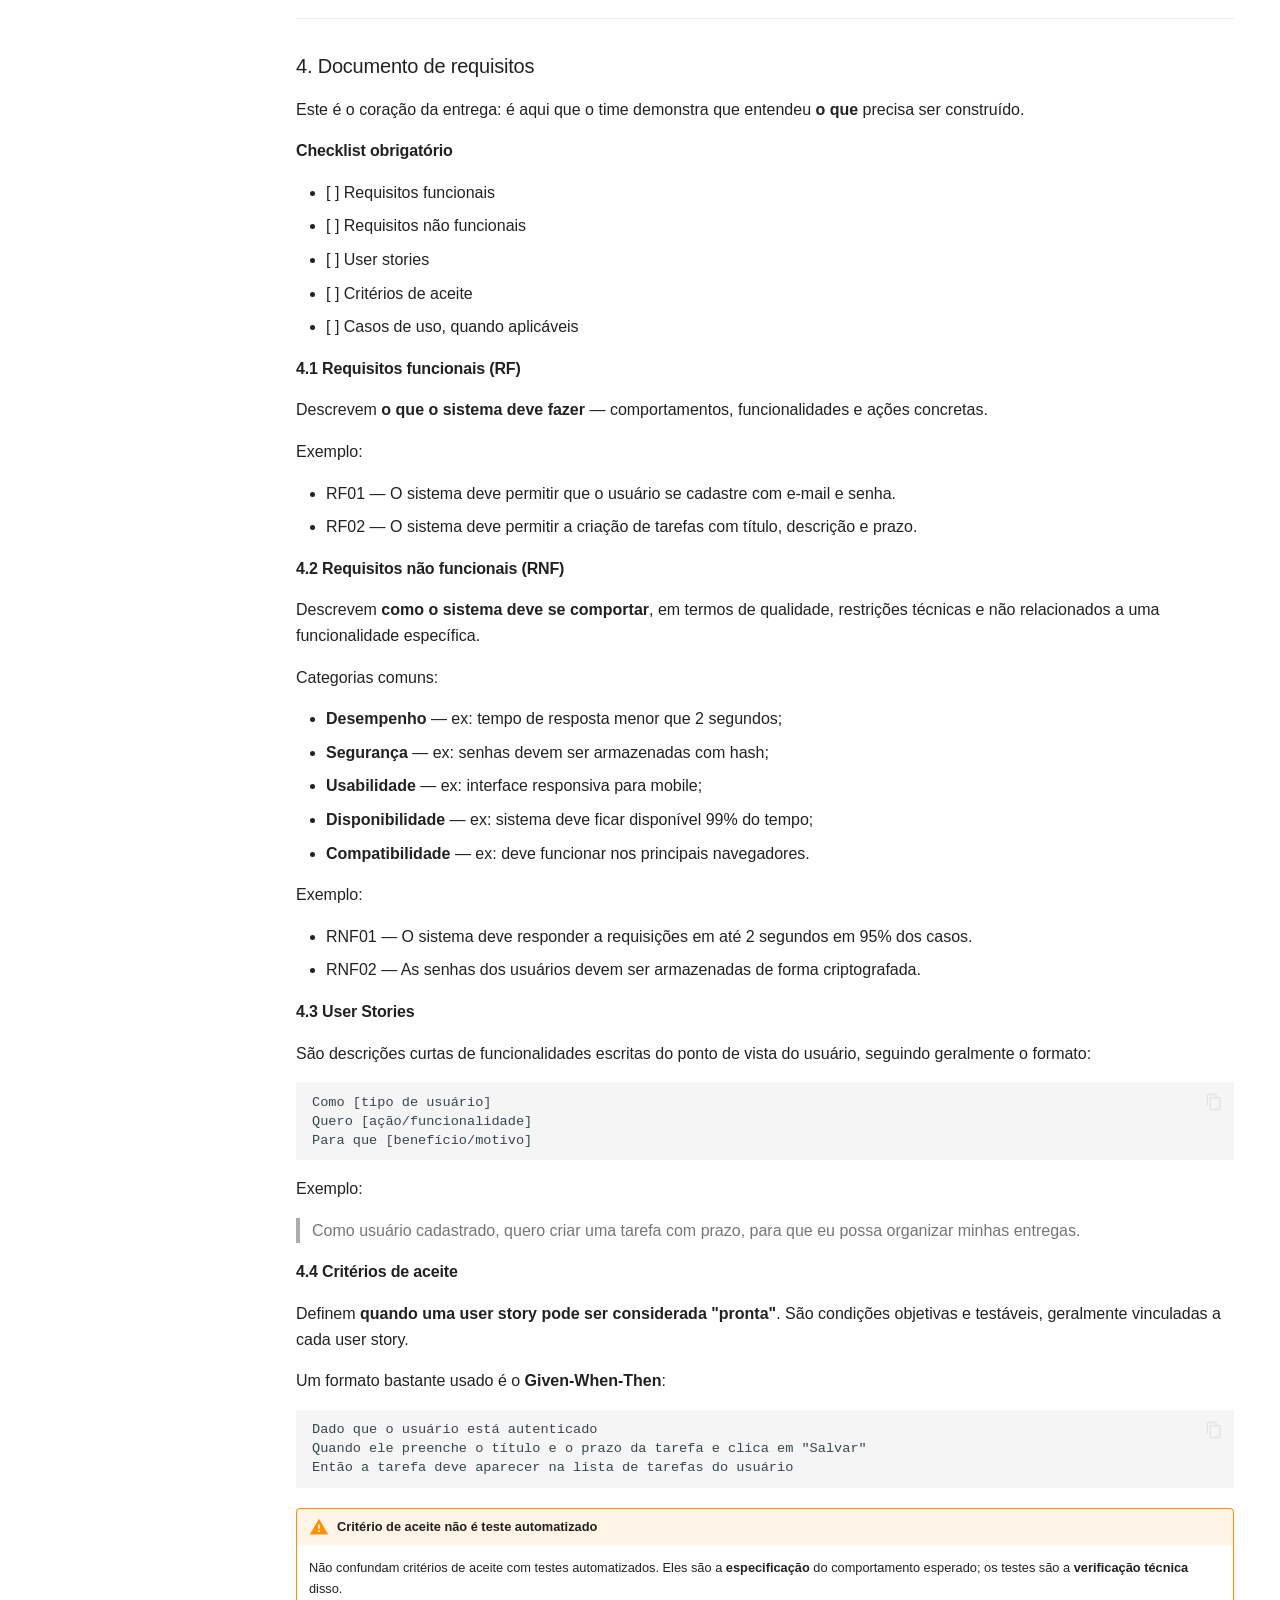
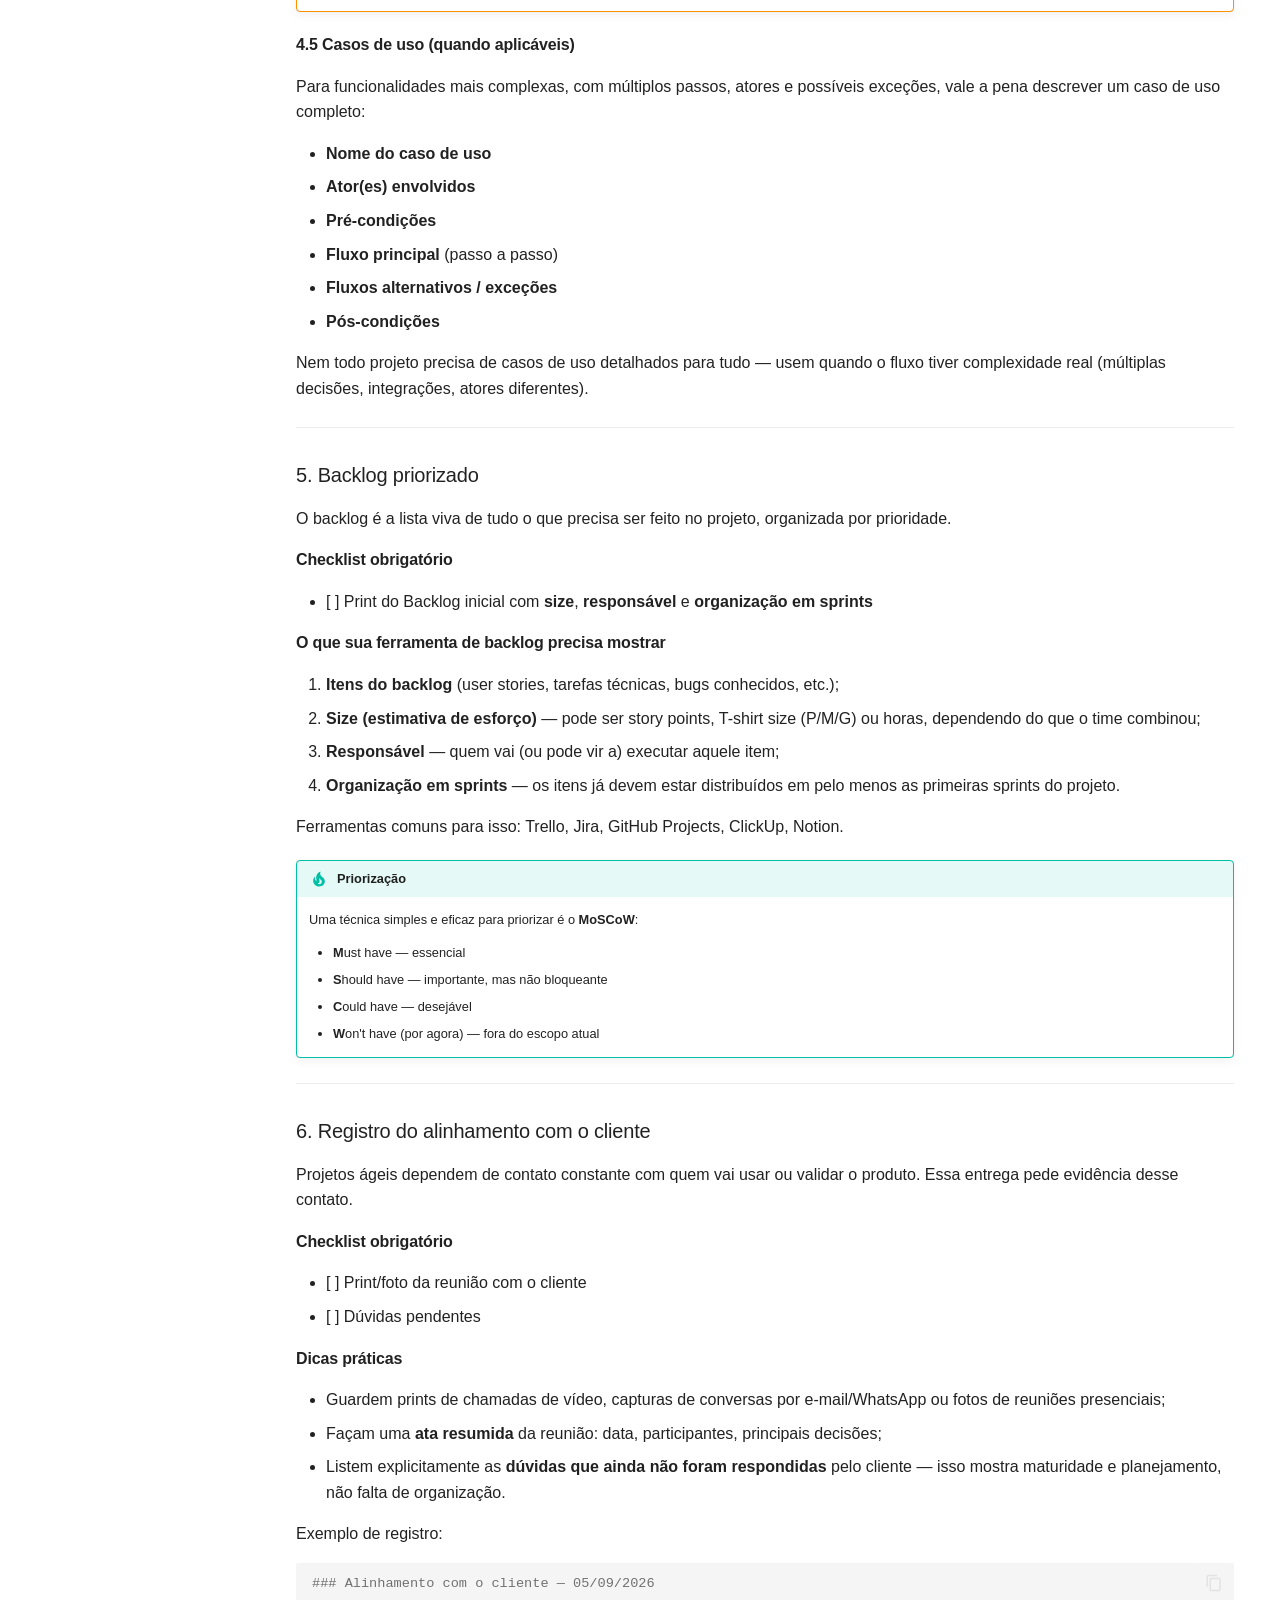
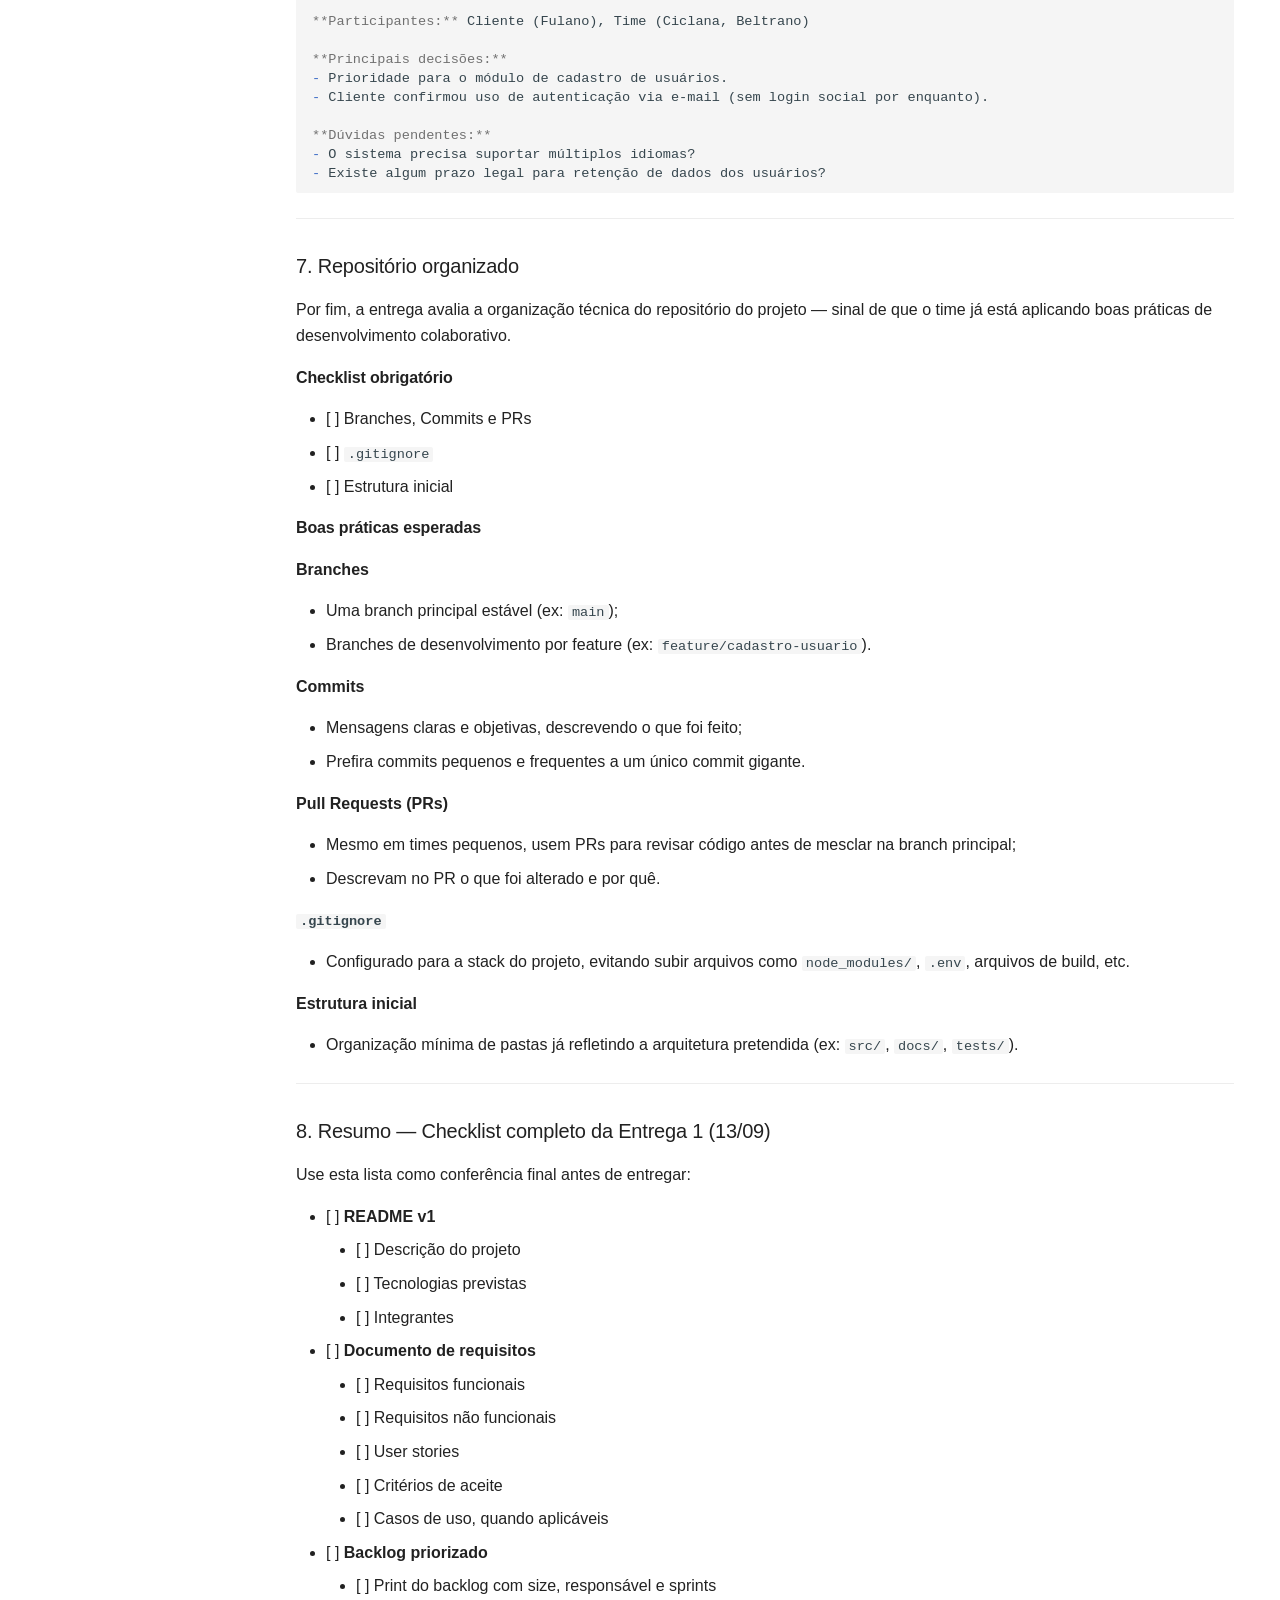
<file: aulas/index.html>
<!doctype html>
<html lang="pt" class="no-js">
  <head>
    
      <meta charset="utf-8">
      <meta name="viewport" content="width=device-width,initial-scale=1">
      
        <meta name="description" content="Material didático para os encontros da Insper Code Jr.">
      
      
        <meta name="author" content="Insper Code Jr.">
      
      
      
        <link rel="prev" href="../etiqueta/">
      
      
      
        
      
      
      <link rel="icon" href="../img/favicon.ico">
      <meta name="generator" content="mkdocs-1.6.1, mkdocs-material-9.7.7">
    
    
      
        <title>Aulas - Insper Code Jr. - Material Didático</title>
      
    
    
      <link rel="stylesheet" href="../assets/stylesheets/main.ec1eaa64.min.css">
      
        
        <link rel="stylesheet" href="../assets/stylesheets/palette.ab4e12ef.min.css">
      
      


    
    
      
    
    
      
    
    
      <link rel="stylesheet" href="../assets/stylesheets/toc-dropdown.css">
    
    <script>__md_scope=new URL("..",location),__md_hash=e=>[...e].reduce(((e,_)=>(e<<5)-e+_.charCodeAt(0)),0),__md_get=(e,_=localStorage,t=__md_scope)=>JSON.parse(_.getItem(t.pathname+"."+e)),__md_set=(e,_,t=localStorage,a=__md_scope)=>{try{t.setItem(a.pathname+"."+e,JSON.stringify(_))}catch(e){}}</script>
    
      

    
    
  </head>
  
  
    
    
      
    
    
    
    
    <body dir="ltr" data-md-color-scheme="default" data-md-color-primary="blue" data-md-color-accent="blue">
  
    
    <input class="md-toggle" data-md-toggle="drawer" type="checkbox" id="__drawer" autocomplete="off">
    <input class="md-toggle" data-md-toggle="search" type="checkbox" id="__search" autocomplete="off">
    <label class="md-overlay" for="__drawer"></label>
    <div data-md-component="skip">
      
        
        <a href="#aulas" class="md-skip">
          Pular para conteúdo
        </a>
      
    </div>
    <div data-md-component="announce">
      
    </div>
    
    
      

<header class="md-header" data-md-component="header">
  <nav class="md-header__inner md-grid" aria-label="Cabeçalho">
    <a href=".." title="Insper Code Jr. - Material Didático" class="md-header__button md-logo" aria-label="Insper Code Jr. - Material Didático" data-md-component="logo">
      
  <img src="../img/back.png" alt="logo">

    </a>
    <label class="md-header__button md-icon" for="__drawer">
      
      <svg xmlns="http://www.w3.org/2000/svg" viewBox="0 0 24 24"><path d="M3 6h18v2H3zm0 5h18v2H3zm0 5h18v2H3z"/></svg>
    </label>
    <div class="md-header__title" data-md-component="header-title">
      <div class="md-header__ellipsis">
        <div class="md-header__topic">
          <span class="md-ellipsis">
            Insper Code Jr. - Material Didático
          </span>
        </div>
        <div class="md-header__topic" data-md-component="header-topic">
          <span class="md-ellipsis">
            
              Aulas
            
          </span>
        </div>
      </div>
    </div>
    
      
        <form class="md-header__option" data-md-component="palette">
  
    
    
    
    <input class="md-option" data-md-color-media="" data-md-color-scheme="default" data-md-color-primary="blue" data-md-color-accent="blue"  aria-label="Mudar para modo escuro"  type="radio" name="__palette" id="__palette_0">
    
      <label class="md-header__button md-icon" title="Mudar para modo escuro" for="__palette_1" hidden>
        <svg xmlns="http://www.w3.org/2000/svg" viewBox="0 0 24 24"><path d="M12 7a5 5 0 0 1 5 5 5 5 0 0 1-5 5 5 5 0 0 1-5-5 5 5 0 0 1 5-5m0 2a3 3 0 0 0-3 3 3 3 0 0 0 3 3 3 3 0 0 0 3-3 3 3 0 0 0-3-3m0-7 2.39 3.42C13.65 5.15 12.84 5 12 5s-1.65.15-2.39.42zM3.34 7l4.16-.35A7.2 7.2 0 0 0 5.94 8.5c-.44.74-.69 1.5-.83 2.29zm.02 10 1.76-3.77a7.131 7.131 0 0 0 2.38 4.14zM20.65 7l-1.77 3.79a7.02 7.02 0 0 0-2.38-4.15zm-.01 10-4.14.36c.59-.51 1.12-1.14 1.54-1.86.42-.73.69-1.5.83-2.29zM12 22l-2.41-3.44c.74.27 1.55.44 2.41.44.82 0 1.63-.17 2.37-.44z"/></svg>
      </label>
    
  
    
    
    
    <input class="md-option" data-md-color-media="" data-md-color-scheme="slate" data-md-color-primary="blue" data-md-color-accent="blue"  aria-label="Mudar para modo claro"  type="radio" name="__palette" id="__palette_1">
    
      <label class="md-header__button md-icon" title="Mudar para modo claro" for="__palette_0" hidden>
        <svg xmlns="http://www.w3.org/2000/svg" viewBox="0 0 24 24"><path d="m17.75 4.09-2.53 1.94.91 3.06-2.63-1.81-2.63 1.81.91-3.06-2.53-1.94L12.44 4l1.06-3 1.06 3zm3.5 6.91-1.64 1.25.59 1.98-1.7-1.17-1.7 1.17.59-1.98L15.75 11l2.06-.05L18.5 9l.69 1.95zm-2.28 4.95c.83-.08 1.72 1.1 1.19 1.85-.32.45-.66.87-1.08 1.27C15.17 23 8.84 23 4.94 19.07c-3.91-3.9-3.91-10.24 0-14.14.4-.4.82-.76 1.27-1.08.75-.53 1.93.36 1.85 1.19-.27 2.86.69 5.83 2.89 8.02a9.96 9.96 0 0 0 8.02 2.89m-1.64 2.02a12.08 12.08 0 0 1-7.8-3.47c-2.17-2.19-3.33-5-3.49-7.82-2.81 3.14-2.7 7.96.31 10.98 3.02 3.01 7.84 3.12 10.98.31"/></svg>
      </label>
    
  
</form>
      
    
    
      <script>var palette=__md_get("__palette");if(palette&&palette.color){if("(prefers-color-scheme)"===palette.color.media){var media=matchMedia("(prefers-color-scheme: light)"),input=document.querySelector(media.matches?"[data-md-color-media='(prefers-color-scheme: light)']":"[data-md-color-media='(prefers-color-scheme: dark)']");palette.color.media=input.getAttribute("data-md-color-media"),palette.color.scheme=input.getAttribute("data-md-color-scheme"),palette.color.primary=input.getAttribute("data-md-color-primary"),palette.color.accent=input.getAttribute("data-md-color-accent")}for(var[key,value]of Object.entries(palette.color))document.body.setAttribute("data-md-color-"+key,value)}</script>
    
    
    
      
      
        <label class="md-header__button md-icon" for="__search">
          
          <svg xmlns="http://www.w3.org/2000/svg" viewBox="0 0 24 24"><path d="M9.5 3A6.5 6.5 0 0 1 16 9.5c0 1.61-.59 3.09-1.56 4.23l.27.27h.79l5 5-1.5 1.5-5-5v-.79l-.27-.27A6.52 6.52 0 0 1 9.5 16 6.5 6.5 0 0 1 3 9.5 6.5 6.5 0 0 1 9.5 3m0 2C7 5 5 7 5 9.5S7 14 9.5 14 14 12 14 9.5 12 5 9.5 5"/></svg>
        </label>
        <div class="md-search" data-md-component="search" role="dialog">
  <label class="md-search__overlay" for="__search"></label>
  <div class="md-search__inner" role="search">
    <form class="md-search__form" name="search">
      <input type="text" class="md-search__input" name="query" aria-label="Buscar" placeholder="Buscar" autocapitalize="off" autocorrect="off" autocomplete="off" spellcheck="false" data-md-component="search-query" required>
      <label class="md-search__icon md-icon" for="__search">
        
        <svg xmlns="http://www.w3.org/2000/svg" viewBox="0 0 24 24"><path d="M9.5 3A6.5 6.5 0 0 1 16 9.5c0 1.61-.59 3.09-1.56 4.23l.27.27h.79l5 5-1.5 1.5-5-5v-.79l-.27-.27A6.52 6.52 0 0 1 9.5 16 6.5 6.5 0 0 1 3 9.5 6.5 6.5 0 0 1 9.5 3m0 2C7 5 5 7 5 9.5S7 14 9.5 14 14 12 14 9.5 12 5 9.5 5"/></svg>
        
        <svg xmlns="http://www.w3.org/2000/svg" viewBox="0 0 24 24"><path d="M20 11v2H8l5.5 5.5-1.42 1.42L4.16 12l7.92-7.92L13.5 5.5 8 11z"/></svg>
      </label>
      <nav class="md-search__options" aria-label="Pesquisar">
        
        <button type="reset" class="md-search__icon md-icon" title="Limpar" aria-label="Limpar" tabindex="-1">
          
          <svg xmlns="http://www.w3.org/2000/svg" viewBox="0 0 24 24"><path d="M19 6.41 17.59 5 12 10.59 6.41 5 5 6.41 10.59 12 5 17.59 6.41 19 12 13.41 17.59 19 19 17.59 13.41 12z"/></svg>
        </button>
      </nav>
      
        <div class="md-search__suggest" data-md-component="search-suggest"></div>
      
    </form>
    <div class="md-search__output">
      <div class="md-search__scrollwrap" tabindex="0" data-md-scrollfix>
        <div class="md-search-result" data-md-component="search-result">
          <div class="md-search-result__meta">
            Inicializando busca
          </div>
          <ol class="md-search-result__list" role="presentation"></ol>
        </div>
      </div>
    </div>
  </div>
</div>
      
    
    
  </nav>
  
</header>
    
    <div class="md-container" data-md-component="container">
      
      
        
          
            
<nav class="md-tabs" aria-label="Abas" data-md-component="tabs">
  <div class="md-grid">
    <ul class="md-tabs__list">
      
        
  
  
  
  
    <li class="md-tabs__item">
      <a href=".." class="md-tabs__link">
        
  
  
    
  
  Início

      </a>
    </li>
  

      
        
  
  
  
  
    
    
      <li class="md-tabs__item">
        <a href="../cronograma/" class="md-tabs__link">
          
  
  
  Cronograma

        </a>
      </li>
    
  

      
        
  
  
  
  
    <li class="md-tabs__item">
      <a href="../combinados/" class="md-tabs__link">
        
  
  
    
  
  Presença e horas

      </a>
    </li>
  

      
        
  
  
  
  
    <li class="md-tabs__item">
      <a href="../etiqueta/" class="md-tabs__link">
        
  
  
    
  
  Utilidades

      </a>
    </li>
  

      
        
  
  
  
    
  
  
    <li class="md-tabs__item md-tabs__item--active">
      <a href="./" class="md-tabs__link">
        
  
  
    
  
  Aulas

      </a>
    </li>
  

      
    </ul>
  </div>
</nav>
          
        
      
      <main class="md-main" data-md-component="main">
        <div class="md-main__inner md-grid">
          
            
              
              <div class="md-sidebar md-sidebar--primary" data-md-component="sidebar" data-md-type="navigation" >
                <div class="md-sidebar__scrollwrap">
                  <div class="md-sidebar__inner">
                    


  


  

<nav class="md-nav md-nav--primary md-nav--lifted md-nav--integrated" aria-label="Navegação" data-md-level="0">
  <label class="md-nav__title" for="__drawer">
    <a href=".." title="Insper Code Jr. - Material Didático" class="md-nav__button md-logo" aria-label="Insper Code Jr. - Material Didático" data-md-component="logo">
      
  <img src="../img/back.png" alt="logo">

    </a>
    Insper Code Jr. - Material Didático
  </label>
  
  <ul class="md-nav__list" data-md-scrollfix>
    
      
      
  
  
  
  
    <li class="md-nav__item">
      <a href=".." class="md-nav__link">
        
  
  
  <span class="md-ellipsis">
    
  
    Início
  

    
  </span>
  
  

      </a>
    </li>
  

    
      
      
  
  
  
  
    
    
    
    
      
      
        
      
    
    
    <li class="md-nav__item md-nav__item--nested">
      
        
        
        <input class="md-nav__toggle md-toggle " type="checkbox" id="__nav_2" >
        
          
          <label class="md-nav__link" for="__nav_2" id="__nav_2_label" tabindex="0">
            
  
  
  <span class="md-ellipsis">
    
  
    Cronograma
  

    
  </span>
  
  

            <span class="md-nav__icon md-icon"></span>
          </label>
        
        <nav class="md-nav" data-md-level="1" aria-labelledby="__nav_2_label" aria-expanded="false">
          <label class="md-nav__title" for="__nav_2">
            <span class="md-nav__icon md-icon"></span>
            
  
    Cronograma
  

          </label>
          <ul class="md-nav__list" data-md-scrollfix>
            
              
                
  
  
  
  
    <li class="md-nav__item">
      <a href="../cronograma/" class="md-nav__link">
        
  
  
  <span class="md-ellipsis">
    
  
    Visão geral
  

    
  </span>
  
  

      </a>
    </li>
  

              
            
              
                
  
  
  
  
    <li class="md-nav__item">
      <a href="../reunioes/" class="md-nav__link">
        
  
  
  <span class="md-ellipsis">
    
  
    Entregáveis por reunião
  

    
  </span>
  
  

      </a>
    </li>
  

              
            
          </ul>
        </nav>
      
    </li>
  

    
      
      
  
  
  
  
    <li class="md-nav__item">
      <a href="../combinados/" class="md-nav__link">
        
  
  
  <span class="md-ellipsis">
    
  
    Presença e horas
  

    
  </span>
  
  

      </a>
    </li>
  

    
      
      
  
  
  
  
    <li class="md-nav__item">
      <a href="../etiqueta/" class="md-nav__link">
        
  
  
  <span class="md-ellipsis">
    
  
    Utilidades
  

    
  </span>
  
  

      </a>
    </li>
  

    
      
      
  
  
    
  
  
  
    <li class="md-nav__item md-nav__item--active">
      
      <input class="md-nav__toggle md-toggle" type="checkbox" id="__toc">
      
      
        
      
      
        <label class="md-nav__link md-nav__link--active" for="__toc">
          
  
  
  <span class="md-ellipsis">
    
  
    Aulas
  

    
  </span>
  
  

          <span class="md-nav__icon md-icon"></span>
        </label>
      
      <a href="./" class="md-nav__link md-nav__link--active">
        
  
  
  <span class="md-ellipsis">
    
  
    Aulas
  

    
  </span>
  
  

      </a>
      
        

<nav class="md-nav md-nav--secondary" aria-label="Índice">
  
  
  
    
  
  
    <label class="md-nav__title" for="__toc">
      <span class="md-nav__icon md-icon"></span>
      Índice
    </label>
    <ul class="md-nav__list" data-md-component="toc" data-md-scrollfix>
      
        <li class="md-nav__item">
  <a href="#aula-1-github-git-e-agentes-de-ia" class="md-nav__link">
    <span class="md-ellipsis">
      
        Aula 1: GitHub, Git e Agentes de IA
      
    </span>
  </a>
  
    <nav class="md-nav" aria-label="Aula 1: GitHub, Git e Agentes de IA">
      <ul class="md-nav__list">
        
          <li class="md-nav__item">
  <a href="#1-por-que-isso-importa" class="md-nav__link">
    <span class="md-ellipsis">
      
        1. Por que isso importa
      
    </span>
  </a>
  
</li>
        
          <li class="md-nav__item">
  <a href="#2-git-fundamentos" class="md-nav__link">
    <span class="md-ellipsis">
      
        2. Git: fundamentos
      
    </span>
  </a>
  
    <nav class="md-nav" aria-label="2. Git: fundamentos">
      <ul class="md-nav__list">
        
          <li class="md-nav__item">
  <a href="#21-o-que-e-o-git" class="md-nav__link">
    <span class="md-ellipsis">
      
        2.1 O que é o Git
      
    </span>
  </a>
  
</li>
        
          <li class="md-nav__item">
  <a href="#22-antes-do-git-os-problemas-antigos" class="md-nav__link">
    <span class="md-ellipsis">
      
        2.2 Antes do Git: os problemas antigos
      
    </span>
  </a>
  
</li>
        
          <li class="md-nav__item">
  <a href="#23-estrategias-de-branch" class="md-nav__link">
    <span class="md-ellipsis">
      
        2.3 Estratégias de branch
      
    </span>
  </a>
  
</li>
        
          <li class="md-nav__item">
  <a href="#24-pull-requests-prs" class="md-nav__link">
    <span class="md-ellipsis">
      
        2.4 Pull Requests (PRs)
      
    </span>
  </a>
  
</li>
        
      </ul>
    </nav>
  
</li>
        
          <li class="md-nav__item">
  <a href="#3-github-e-alternativas" class="md-nav__link">
    <span class="md-ellipsis">
      
        3. GitHub e alternativas
      
    </span>
  </a>
  
    <nav class="md-nav" aria-label="3. GitHub e alternativas">
      <ul class="md-nav__list">
        
          <li class="md-nav__item">
  <a href="#31-cicd" class="md-nav__link">
    <span class="md-ellipsis">
      
        3.1 CI/CD
      
    </span>
  </a>
  
</li>
        
          <li class="md-nav__item">
  <a href="#32-github-codespaces" class="md-nav__link">
    <span class="md-ellipsis">
      
        3.2 GitHub Codespaces
      
    </span>
  </a>
  
</li>
        
      </ul>
    </nav>
  
</li>
        
          <li class="md-nav__item">
  <a href="#4-boas-praticas-de-seguranca-e-higiene-de-repositorio" class="md-nav__link">
    <span class="md-ellipsis">
      
        4. Boas práticas de segurança e higiene de repositório
      
    </span>
  </a>
  
</li>
        
          <li class="md-nav__item">
  <a href="#5-construindo-agentes-de-ia-com-google-adk" class="md-nav__link">
    <span class="md-ellipsis">
      
        5. Construindo agentes de IA com Google ADK
      
    </span>
  </a>
  
    <nav class="md-nav" aria-label="5. Construindo agentes de IA com Google ADK">
      <ul class="md-nav__list">
        
          <li class="md-nav__item">
  <a href="#51-o-que-e-o-google-adk" class="md-nav__link">
    <span class="md-ellipsis">
      
        5.1 O que é o Google ADK
      
    </span>
  </a>
  
</li>
        
          <li class="md-nav__item">
  <a href="#52-preparando-o-ambiente" class="md-nav__link">
    <span class="md-ellipsis">
      
        5.2 Preparando o ambiente
      
    </span>
  </a>
  
</li>
        
          <li class="md-nav__item">
  <a href="#53-criando-o-primeiro-agente" class="md-nav__link">
    <span class="md-ellipsis">
      
        5.3 Criando o primeiro agente
      
    </span>
  </a>
  
</li>
        
          <li class="md-nav__item">
  <a href="#54-conceito-de-sessao-session" class="md-nav__link">
    <span class="md-ellipsis">
      
        5.4 Conceito de sessão (session)
      
    </span>
  </a>
  
</li>
        
          <li class="md-nav__item">
  <a href="#55-dando-ferramentas-tools-ao-agente" class="md-nav__link">
    <span class="md-ellipsis">
      
        5.5 Dando ferramentas (tools) ao agente
      
    </span>
  </a>
  
</li>
        
          <li class="md-nav__item">
  <a href="#56-multi-agentes-sub-agentes" class="md-nav__link">
    <span class="md-ellipsis">
      
        5.6 Multi-agentes (sub-agentes)
      
    </span>
  </a>
  
</li>
        
          <li class="md-nav__item">
  <a href="#57-erros-comuns-ao-trabalhar-com-multiplos-agentesferramentas" class="md-nav__link">
    <span class="md-ellipsis">
      
        5.7 Erros comuns ao trabalhar com múltiplos agentes/ferramentas
      
    </span>
  </a>
  
</li>
        
      </ul>
    </nav>
  
</li>
        
          <li class="md-nav__item">
  <a href="#6-mcp-model-context-protocol" class="md-nav__link">
    <span class="md-ellipsis">
      
        6. MCP — Model Context Protocol
      
    </span>
  </a>
  
    <nav class="md-nav" aria-label="6. MCP — Model Context Protocol">
      <ul class="md-nav__list">
        
          <li class="md-nav__item">
  <a href="#61-o-que-e-e-por-que-existe" class="md-nav__link">
    <span class="md-ellipsis">
      
        6.1 O que é e por que existe
      
    </span>
  </a>
  
</li>
        
          <li class="md-nav__item">
  <a href="#62-quando-usar-mcp-em-vez-de-apenas-uma-tool-nativa-ex-google-search" class="md-nav__link">
    <span class="md-ellipsis">
      
        6.2 Quando usar MCP em vez de apenas uma tool nativa (ex. Google Search)
      
    </span>
  </a>
  
</li>
        
          <li class="md-nav__item">
  <a href="#63-configurando-um-mcp-no-adk-exemplo-pratico" class="md-nav__link">
    <span class="md-ellipsis">
      
        6.3 Configurando um MCP no ADK (exemplo prático)
      
    </span>
  </a>
  
</li>
        
          <li class="md-nav__item">
  <a href="#64-exemplo-de-caso-de-uso-construido-na-aula" class="md-nav__link">
    <span class="md-ellipsis">
      
        6.4 Exemplo de caso de uso construído na aula
      
    </span>
  </a>
  
</li>
        
      </ul>
    </nav>
  
</li>
        
          <li class="md-nav__item">
  <a href="#7-ferramentas-de-codificacao-assistida-por-ia-quando-usar-cada-uma" class="md-nav__link">
    <span class="md-ellipsis">
      
        7. Ferramentas de codificação assistida por IA — quando usar cada uma
      
    </span>
  </a>
  
</li>
        
          <li class="md-nav__item">
  <a href="#8-publicando-o-trabalho-e-rodando-em-codespaces" class="md-nav__link">
    <span class="md-ellipsis">
      
        8. Publicando o trabalho e rodando em Codespaces
      
    </span>
  </a>
  
</li>
        
          <li class="md-nav__item">
  <a href="#9-resumo-de-conceitos-chave-glossario-rapido" class="md-nav__link">
    <span class="md-ellipsis">
      
        9. Resumo de conceitos-chave (glossário rápido)
      
    </span>
  </a>
  
</li>
        
          <li class="md-nav__item">
  <a href="#10-proximos-passos-sugeridos" class="md-nav__link">
    <span class="md-ellipsis">
      
        10. Próximos passos sugeridos
      
    </span>
  </a>
  
</li>
        
          <li class="md-nav__item">
  <a href="#11-links-mencionados-na-aula" class="md-nav__link">
    <span class="md-ellipsis">
      
        11. Links mencionados na aula
      
    </span>
  </a>
  
</li>
        
      </ul>
    </nav>
  
</li>
      
        <li class="md-nav__item">
  <a href="#aula-2-projetos-ageis-requisitos" class="md-nav__link">
    <span class="md-ellipsis">
      
        Aula 2: Projetos Ágeis &amp; Requisitos
      
    </span>
  </a>
  
    <nav class="md-nav" aria-label="Aula 2: Projetos Ágeis &amp; Requisitos">
      <ul class="md-nav__list">
        
          <li class="md-nav__item">
  <a href="#1-por-que-entender-o-problema-vem-antes-de-codificar" class="md-nav__link">
    <span class="md-ellipsis">
      
        1. Por que "entender o problema" vem antes de codificar?
      
    </span>
  </a>
  
</li>
        
          <li class="md-nav__item">
  <a href="#2-visao-geral-da-entrega-intermediaria-1-1309" class="md-nav__link">
    <span class="md-ellipsis">
      
        2. Visão geral da Entrega Intermediária 1 (13/09)
      
    </span>
  </a>
  
</li>
        
          <li class="md-nav__item">
  <a href="#3-readme-v1" class="md-nav__link">
    <span class="md-ellipsis">
      
        3. README v1
      
    </span>
  </a>
  
    <nav class="md-nav" aria-label="3. README v1">
      <ul class="md-nav__list">
        
          <li class="md-nav__item">
  <a href="#checklist-obrigatorio" class="md-nav__link">
    <span class="md-ellipsis">
      
        Checklist obrigatório
      
    </span>
  </a>
  
</li>
        
          <li class="md-nav__item">
  <a href="#o-que-colocar-em-cada-item" class="md-nav__link">
    <span class="md-ellipsis">
      
        O que colocar em cada item
      
    </span>
  </a>
  
</li>
        
          <li class="md-nav__item">
  <a href="#modelo-sugerido-de-readme-v1" class="md-nav__link">
    <span class="md-ellipsis">
      
        Modelo sugerido de README v1
      
    </span>
  </a>
  
</li>
        
      </ul>
    </nav>
  
</li>
        
          <li class="md-nav__item">
  <a href="#4-documento-de-requisitos" class="md-nav__link">
    <span class="md-ellipsis">
      
        4. Documento de requisitos
      
    </span>
  </a>
  
    <nav class="md-nav" aria-label="4. Documento de requisitos">
      <ul class="md-nav__list">
        
          <li class="md-nav__item">
  <a href="#checklist-obrigatorio_1" class="md-nav__link">
    <span class="md-ellipsis">
      
        Checklist obrigatório
      
    </span>
  </a>
  
</li>
        
          <li class="md-nav__item">
  <a href="#41-requisitos-funcionais-rf" class="md-nav__link">
    <span class="md-ellipsis">
      
        4.1 Requisitos funcionais (RF)
      
    </span>
  </a>
  
</li>
        
          <li class="md-nav__item">
  <a href="#42-requisitos-nao-funcionais-rnf" class="md-nav__link">
    <span class="md-ellipsis">
      
        4.2 Requisitos não funcionais (RNF)
      
    </span>
  </a>
  
</li>
        
          <li class="md-nav__item">
  <a href="#43-user-stories" class="md-nav__link">
    <span class="md-ellipsis">
      
        4.3 User Stories
      
    </span>
  </a>
  
</li>
        
          <li class="md-nav__item">
  <a href="#44-criterios-de-aceite" class="md-nav__link">
    <span class="md-ellipsis">
      
        4.4 Critérios de aceite
      
    </span>
  </a>
  
</li>
        
          <li class="md-nav__item">
  <a href="#45-casos-de-uso-quando-aplicaveis" class="md-nav__link">
    <span class="md-ellipsis">
      
        4.5 Casos de uso (quando aplicáveis)
      
    </span>
  </a>
  
</li>
        
      </ul>
    </nav>
  
</li>
        
          <li class="md-nav__item">
  <a href="#5-backlog-priorizado" class="md-nav__link">
    <span class="md-ellipsis">
      
        5. Backlog priorizado
      
    </span>
  </a>
  
    <nav class="md-nav" aria-label="5. Backlog priorizado">
      <ul class="md-nav__list">
        
          <li class="md-nav__item">
  <a href="#checklist-obrigatorio_2" class="md-nav__link">
    <span class="md-ellipsis">
      
        Checklist obrigatório
      
    </span>
  </a>
  
</li>
        
          <li class="md-nav__item">
  <a href="#o-que-sua-ferramenta-de-backlog-precisa-mostrar" class="md-nav__link">
    <span class="md-ellipsis">
      
        O que sua ferramenta de backlog precisa mostrar
      
    </span>
  </a>
  
</li>
        
      </ul>
    </nav>
  
</li>
        
          <li class="md-nav__item">
  <a href="#6-registro-do-alinhamento-com-o-cliente" class="md-nav__link">
    <span class="md-ellipsis">
      
        6. Registro do alinhamento com o cliente
      
    </span>
  </a>
  
    <nav class="md-nav" aria-label="6. Registro do alinhamento com o cliente">
      <ul class="md-nav__list">
        
          <li class="md-nav__item">
  <a href="#checklist-obrigatorio_3" class="md-nav__link">
    <span class="md-ellipsis">
      
        Checklist obrigatório
      
    </span>
  </a>
  
</li>
        
          <li class="md-nav__item">
  <a href="#dicas-praticas" class="md-nav__link">
    <span class="md-ellipsis">
      
        Dicas práticas
      
    </span>
  </a>
  
</li>
        
      </ul>
    </nav>
  
</li>
        
          <li class="md-nav__item">
  <a href="#7-repositorio-organizado" class="md-nav__link">
    <span class="md-ellipsis">
      
        7. Repositório organizado
      
    </span>
  </a>
  
    <nav class="md-nav" aria-label="7. Repositório organizado">
      <ul class="md-nav__list">
        
          <li class="md-nav__item">
  <a href="#checklist-obrigatorio_4" class="md-nav__link">
    <span class="md-ellipsis">
      
        Checklist obrigatório
      
    </span>
  </a>
  
</li>
        
          <li class="md-nav__item">
  <a href="#boas-praticas-esperadas" class="md-nav__link">
    <span class="md-ellipsis">
      
        Boas práticas esperadas
      
    </span>
  </a>
  
</li>
        
      </ul>
    </nav>
  
</li>
        
          <li class="md-nav__item">
  <a href="#8-resumo-checklist-completo-da-entrega-1-1309" class="md-nav__link">
    <span class="md-ellipsis">
      
        8. Resumo — Checklist completo da Entrega 1 (13/09)
      
    </span>
  </a>
  
</li>
        
          <li class="md-nav__item">
  <a href="#9-para-praticar" class="md-nav__link">
    <span class="md-ellipsis">
      
        9. Para praticar
      
    </span>
  </a>
  
</li>
        
      </ul>
    </nav>
  
</li>
      
        <li class="md-nav__item">
  <a href="#aula-4-web-apis" class="md-nav__link">
    <span class="md-ellipsis">
      
        Aula 4: Web &amp; APIs
      
    </span>
  </a>
  
</li>
      
        <li class="md-nav__item">
  <a href="#aula-5-redes" class="md-nav__link">
    <span class="md-ellipsis">
      
        Aula 5: Redes
      
    </span>
  </a>
  
</li>
      
        <li class="md-nav__item">
  <a href="#aula-6-ia-aplicada-ao-desenvolvimento" class="md-nav__link">
    <span class="md-ellipsis">
      
        Aula 6: IA Aplicada ao Desenvolvimento
      
    </span>
  </a>
  
</li>
      
    </ul>
  
</nav>
      
    </li>
  

    
  </ul>
</nav>
                  </div>
                </div>
              </div>
            
            
          
          
            <div class="md-content" data-md-component="content">
              
              <article class="md-content__inner md-typeset">
                
                  



<h1 id="aulas">Aulas<a class="headerlink" href="#aulas" title="Permanent link">&para;</a></h1>
<h2 id="aula-1-github-git-e-agentes-de-ia">Aula 1: GitHub, Git e Agentes de IA<a class="headerlink" href="#aula-1-github-git-e-agentes-de-ia" title="Permanent link">&para;</a></h2>
<div class="admonition info">
<p class="admonition-title">Sobre esta capacitação</p>
<p>Sessão ministrada por <strong>Henrique Eduardo da Silva Souza</strong>, Head de AI e Dados, Microsoft MVP em AI, com a comunidade <strong>Insper Code Jr</strong>. O objetivo foi revisar boas práticas de Git/GitHub e, na sequência, construir agentes de IA do zero com o <strong>Google ADK (Agent Development Kit)</strong>, incluindo múltiplos agentes, ferramentas externas e MCP (Model Context Protocol).</p>
<p>Este material resume os conceitos e os passos práticos demonstrados ao vivo. Como o encontro foi hands-on (com erros e correções ao vivo), os comandos aqui foram organizados na ordem correta para servir como guia de consulta.</p>
</div>
<hr />
<h3 id="1-por-que-isso-importa">1. Por que isso importa<a class="headerlink" href="#1-por-que-isso-importa" title="Permanent link">&para;</a></h3>
<p>A engenharia de software está mudando rapidamente com IA generativa. Dominar bem Git/GitHub deixou de ser um diferencial e passou a ser <strong>"preço de admissão"</strong> — a base sobre a qual se constrói qualquer fluxo de trabalho moderno, incluindo fluxos com agentes de IA.</p>
<p>Ideia central da capacitação:</p>
<ul>
<li>Relembrar rapidamente Git/GitHub (a maioria da turma já domina o básico).</li>
<li>Focar o tempo em algo novo: <strong>criar agentes de IA em Python com Google ADK</strong>, evoluir para <strong>múltiplos agentes</strong> e conectar tudo a serviços externos via <strong>MCP</strong>.</li>
<li>Rodar o resultado final no <strong>GitHub Codespaces</strong>, sem precisar de nada instalado na máquina local.</li>
</ul>
<hr />
<h3 id="2-git-fundamentos">2. Git: fundamentos<a class="headerlink" href="#2-git-fundamentos" title="Permanent link">&para;</a></h3>
<h4 id="21-o-que-e-o-git">2.1 O que é o Git<a class="headerlink" href="#21-o-que-e-o-git" title="Permanent link">&para;</a></h4>
<ul>
<li>Git é um <strong>DVCS</strong> (<em>Distributed Version Control System</em> — sistema de controle de versão <strong>descentralizado</strong>).</li>
<li>Ele armazena <strong>snapshots</strong> do código ao longo do tempo.</li>
<li>"Descentralizado" significa que cada pessoa do time tem uma cópia completa do repositório (com todo o histórico) na própria máquina, além de existir uma cópia remota (ex.: no GitHub).</li>
</ul>
<h4 id="22-antes-do-git-os-problemas-antigos">2.2 Antes do Git: os problemas antigos<a class="headerlink" href="#22-antes-do-git-os-problemas-antigos" title="Permanent link">&para;</a></h4>
<ul>
<li>Times trabalhavam direto em um repositório compartilhado único, sem controle de versão real.</li>
<li>Se duas pessoas mexessem no mesmo arquivo ao mesmo tempo, surgia <strong>conflito</strong>, e alguém podia perder o trabalho feito.</li>
<li>Antes de ferramentas como GitHub/Bitbucket se popularizarem (há cerca de 10 anos), era comum:</li>
<li>Guardar cópias manuais de arquivos (<code>versao_final</code>, <code>versao_final_v2</code>, <code>versao_final_v2_corrigida</code>...).</li>
<li>"Builds manuais": levar fisicamente uma mídia (CD, depois pendrive) até o servidor para publicar uma nova versão — o palestrante chamou isso de <strong>"deploy molecular"</strong>.</li>
</ul>
<blockquote>
<p><strong>Lição prática:</strong> comece a versionar um projeto com Git desde o primeiro commit. Projetos que só recebem Git depois de já estarem bagunçados tendem a continuar bagunçados.</p>
</blockquote>
<h4 id="23-estrategias-de-branch">2.3 Estratégias de branch<a class="headerlink" href="#23-estrategias-de-branch" title="Permanent link">&para;</a></h4>
<table>
<thead>
<tr>
<th>Estratégia</th>
<th>Como funciona</th>
<th>Quando usar</th>
</tr>
</thead>
<tbody>
<tr>
<td><strong>Trunk-based</strong></td>
<td>Tudo é integrado direto na branch principal; a separação entre dev/homologação/produção é feita depois.</td>
<td>Times pequenos ou muito maduros, que testam e validam rápido.</td>
</tr>
<tr>
<td><strong>Git Flow</strong></td>
<td>Cada branch é específica para um ambiente ou tipo de mudança (feature, release, hotfix). O fluxo é mais "desenhado" e organizado.</td>
<td>Produtos em produção, times maiores, quando é preciso corrigir bugs urgentes sem arrastar mudanças ainda não validadas.</td>
</tr>
</tbody>
</table>
<p><strong>Por que Git Flow ajuda em produção:</strong> se a <code>main</code> já acumulou várias mudanças ainda não testadas e aparece um bug crítico, seria arriscado subir tudo de uma vez só para corrigir o bug. Com Git Flow, você parte da última versão estável em produção, cria uma branch de <strong>hotfix</strong>, corrige, mescla de volta e leva <strong>apenas essa correção</strong> para produção — sem misturar com features ainda em desenvolvimento.</p>
<h4 id="24-pull-requests-prs">2.4 Pull Requests (PRs)<a class="headerlink" href="#24-pull-requests-prs" title="Permanent link">&para;</a></h4>
<ul>
<li>Um PR é o mecanismo de pedir revisão de código antes de mesclar uma branch.</li>
<li>Hoje, cada vez mais essa revisão inicial é feita por <strong>agentes de IA</strong>, que revisam o PR antes (ou junto) de uma pessoa.</li>
</ul>
<hr />
<h3 id="3-github-e-alternativas">3. GitHub e alternativas<a class="headerlink" href="#3-github-e-alternativas" title="Permanent link">&para;</a></h3>
<ul>
<li>Cerca de 40% do mercado usa GitHub; o restante usa outras ferramentas, com destaque para o <strong>Azure DevOps</strong> (Microsoft) e o <strong>Bitbucket</strong> (Atlassian, geralmente integrado a Jira/Confluence).</li>
<li>O Azure DevOps tem funcionalidades equivalentes ao GitHub (repositório, pipelines, Codespaces) e adiciona:</li>
<li><strong>Boards</strong> mais completos (roadmap, custo por atividade, ideal para gestão de portfólio/produto).</li>
<li><strong>Wikis</strong> internas.</li>
<li><strong>Dashboards</strong> de pipelines, deployments e PRs abertos.</li>
</ul>
<h4 id="31-cicd">3.1 CI/CD<a class="headerlink" href="#31-cicd" title="Permanent link">&para;</a></h4>
<ul>
<li><strong>CI (Continuous Integration / Integração Contínua):</strong> toda vez que um código é enviado para uma branch, um <strong>pipeline de CI</strong> é disparado automaticamente. Ele roda testes, simulações (<em>smoke tests</em>) e verificações de vulnerabilidade — para pegar problemas antes que cheguem à produção.</li>
<li><strong>CD (Continuous Delivery/Deployment / Entrega/Implantação Contínua):</strong> depois que o CI valida o código, o CD gera o <strong>pacote de entrega</strong> (ex.: imagem Docker, container, executável, APK) e o implanta em produção, idealmente <strong>sem deixar a aplicação indisponível</strong>.</li>
<li>Quanto mais etapas o pipeline tem, mais tempo (e custo) ele consome — vale otimizar o número de etapas.</li>
<li>Esse fluxo de CI/CD, junto com boas mensagens de PR, também alimenta <strong>release notes</strong> automáticas: cada entrega documentada no PR pode virar uma nota de versão visível para o usuário final.</li>
</ul>
<h4 id="32-github-codespaces">3.2 GitHub Codespaces<a class="headerlink" href="#32-github-codespaces" title="Permanent link">&para;</a></h4>
<ul>
<li>Ambiente de desenvolvimento completo (tipo um VS Code) rodando na nuvem, acessível direto do navegador — <strong>sem precisar instalar nada na máquina local</strong>.</li>
<li>Útil para:</li>
<li>Rodar e testar código sem depender de uma máquina específica (até um tablet funciona).</li>
<li>Compartilhar um ambiente de trabalho para demonstração — por exemplo, subir um Codespace, expor a porta da aplicação e mandar o link para outra pessoa (ex.: um professor) avaliar sem precisar instalar nada.</li>
<li>Como abrir: no repositório do GitHub, use o comando/menu <strong>Codespaces</strong> (ou <code>.</code> no repositório para abrir direto no VS Code Web) e selecione a branch desejada.</li>
</ul>
<hr />
<h3 id="4-boas-praticas-de-seguranca-e-higiene-de-repositorio">4. Boas práticas de segurança e higiene de repositório<a class="headerlink" href="#4-boas-praticas-de-seguranca-e-higiene-de-repositorio" title="Permanent link">&para;</a></h3>
<ul>
<li><strong>Sempre configure o <code>.gitignore</code> corretamente antes do primeiro commit</strong> — ele evita subir arquivos que não deveriam ir para o repositório (ambientes virtuais, chaves de API, arquivos <code>.env</code>).</li>
<li><strong>Nunca versione arquivos <code>.env</code> com chaves de API ou segredos.</strong> Uma das formas mais comuns de vazamento de dados é justamente subir, sem querer, chaves e credenciais dentro do repositório.</li>
<li>Fique atento a conflitos de versão entre pacotes que dependem uns dos outros (ex.: um framework de agentes exigir uma versão mínima de outra biblioteca). Isso é comum quando se atualiza dependências sem revisar o <em>changelog</em>.</li>
</ul>
<hr />
<h3 id="5-construindo-agentes-de-ia-com-google-adk">5. Construindo agentes de IA com Google ADK<a class="headerlink" href="#5-construindo-agentes-de-ia-com-google-adk" title="Permanent link">&para;</a></h3>
<h4 id="51-o-que-e-o-google-adk">5.1 O que é o Google ADK<a class="headerlink" href="#51-o-que-e-o-google-adk" title="Permanent link">&para;</a></h4>
<ul>
<li><strong>ADK = Agent Development Kit</strong>, framework de código aberto do Google para criar agentes de IA.</li>
<li>Pontos fortes citados:</li>
<li>Multimodal e compatível com diferentes modelos (Gemini, Claude, entre outros).</li>
<li>Um dos primeiros frameworks a lançar suporte ao protocolo <strong>A2A (Agent-to-Agent)</strong> — agentes conversando com outros agentes.</li>
<li>Usado em grandes projetos reais pela equipe do palestrante.</li>
</ul>
<h4 id="52-preparando-o-ambiente">5.2 Preparando o ambiente<a class="headerlink" href="#52-preparando-o-ambiente" title="Permanent link">&para;</a></h4>
<div class="highlight"><pre><span></span><code><a id="__codelineno-0-1" name="__codelineno-0-1" href="#__codelineno-0-1"></a><span class="c1"># 1. Criar um ambiente virtual Python</span>
<a id="__codelineno-0-2" name="__codelineno-0-2" href="#__codelineno-0-2"></a>python<span class="w"> </span>-m<span class="w"> </span>venv<span class="w"> </span>env
<a id="__codelineno-0-3" name="__codelineno-0-3" href="#__codelineno-0-3"></a>
<a id="__codelineno-0-4" name="__codelineno-0-4" href="#__codelineno-0-4"></a><span class="c1"># 2. Ativar o ambiente</span>
<a id="__codelineno-0-5" name="__codelineno-0-5" href="#__codelineno-0-5"></a><span class="c1"># Windows:</span>
<a id="__codelineno-0-6" name="__codelineno-0-6" href="#__codelineno-0-6"></a>env<span class="se">\S</span>cripts<span class="se">\a</span>ctivate
<a id="__codelineno-0-7" name="__codelineno-0-7" href="#__codelineno-0-7"></a><span class="c1"># Mac/Linux:</span>
<a id="__codelineno-0-8" name="__codelineno-0-8" href="#__codelineno-0-8"></a><span class="nb">source</span><span class="w"> </span>env/bin/activate
<a id="__codelineno-0-9" name="__codelineno-0-9" href="#__codelineno-0-9"></a>
<a id="__codelineno-0-10" name="__codelineno-0-10" href="#__codelineno-0-10"></a><span class="c1"># 3. Atualizar o pip (o ambiente sempre vem desatualizado)</span>
<a id="__codelineno-0-11" name="__codelineno-0-11" href="#__codelineno-0-11"></a>python<span class="w"> </span>-m<span class="w"> </span>pip<span class="w"> </span>install<span class="w"> </span>--upgrade<span class="w"> </span>pip
<a id="__codelineno-0-12" name="__codelineno-0-12" href="#__codelineno-0-12"></a>
<a id="__codelineno-0-13" name="__codelineno-0-13" href="#__codelineno-0-13"></a><span class="c1"># 4. Instalar o Google ADK</span>
<a id="__codelineno-0-14" name="__codelineno-0-14" href="#__codelineno-0-14"></a>pip<span class="w"> </span>install<span class="w"> </span>google-adk
</code></pre></div>
<blockquote>
<p>Use sempre um ambiente virtual: isso evita problemas de compatibilidade entre bibliotecas de projetos diferentes na mesma máquina.</p>
</blockquote>
<h4 id="53-criando-o-primeiro-agente">5.3 Criando o primeiro agente<a class="headerlink" href="#53-criando-o-primeiro-agente" title="Permanent link">&para;</a></h4>
<div class="highlight"><pre><span></span><code><a id="__codelineno-1-1" name="__codelineno-1-1" href="#__codelineno-1-1"></a>adk<span class="w"> </span>create<span class="w"> </span>agent
<a id="__codelineno-1-2" name="__codelineno-1-2" href="#__codelineno-1-2"></a><span class="c1"># Nome do agente: ex. "personal_trainer"</span>
<a id="__codelineno-1-3" name="__codelineno-1-3" href="#__codelineno-1-3"></a><span class="c1"># Modelo: ex. Gemini 2.5 Flash (modelo gratuito/mais barato para estudar)</span>
</code></pre></div>
<ul>
<li>Para uso gratuito de LLM em estudos, o <strong>Google AI Studio</strong> permite criar um projeto e gerar uma <strong>API key</strong>, que já vem com créditos de teste.</li>
<li>Depois de criado, o agente pode ser testado localmente com interface web:</li>
</ul>
<div class="highlight"><pre><span></span><code><a id="__codelineno-2-1" name="__codelineno-2-1" href="#__codelineno-2-1"></a>adk<span class="w"> </span>web
</code></pre></div>
<p>Isso sobe uma interface no navegador para conversar com o agente, subir imagens/áudio, testar streaming de resposta e revisar <strong>sessões</strong>.</p>
<h4 id="54-conceito-de-sessao-session">5.4 Conceito de sessão (session)<a class="headerlink" href="#54-conceito-de-sessao-session" title="Permanent link">&para;</a></h4>
<ul>
<li>Uma <strong>sessão</strong> é como uma "sala de conversa" entre o usuário e o agente.</li>
<li>Serve para:</li>
<li>Avaliar se uma interação foi conclusiva ou não.</li>
<li>Quando há <strong>múltiplos agentes</strong>, rastrear em qual agente da cadeia uma resposta se perdeu ou falhou.</li>
<li>Combinando <code>user_id</code> + <code>session_id</code>, é possível dar <strong>memória</strong> ao agente: ele passa a lembrar interações passadas (ex.: histórico de treinos de um usuário) e evoluir a resposta ao longo do tempo.</li>
</ul>
<h4 id="55-dando-ferramentas-tools-ao-agente">5.5 Dando ferramentas (tools) ao agente<a class="headerlink" href="#55-dando-ferramentas-tools-ao-agente" title="Permanent link">&para;</a></h4>
<p>Exemplo: permitir que o agente busque informações no Google:</p>
<div class="highlight"><pre><span></span><code><a id="__codelineno-3-1" name="__codelineno-3-1" href="#__codelineno-3-1"></a><span class="kn">from</span><span class="w"> </span><span class="nn">google.adk.tools</span><span class="w"> </span><span class="kn">import</span> <span class="n">google_search</span>
<a id="__codelineno-3-2" name="__codelineno-3-2" href="#__codelineno-3-2"></a>
<a id="__codelineno-3-3" name="__codelineno-3-3" href="#__codelineno-3-3"></a><span class="c1"># dentro da definição do agente:</span>
<a id="__codelineno-3-4" name="__codelineno-3-4" href="#__codelineno-3-4"></a><span class="n">tools</span> <span class="o">=</span> <span class="p">[</span><span class="n">google_search</span><span class="p">]</span>
</code></pre></div>
<p>Regra importante do ADK observada na prática: <strong>um agente que delega para sub-agentes não deve, ao mesmo tempo, ter ferramentas próprias que dupliquem o papel dos sub-agentes</strong> — o framework reclama de conflito de configuração. A ferramenta deve ficar no sub-agente especializado; o agente "raiz" (root) apenas delega.</p>
<h4 id="56-multi-agentes-sub-agentes">5.6 Multi-agentes (sub-agentes)<a class="headerlink" href="#56-multi-agentes-sub-agentes" title="Permanent link">&para;</a></h4>
<p>Conceitos-chave:</p>
<ul>
<li><strong>Root agent</strong>: o ADK sempre procura uma variável chamada <code>root_agent</code> para iniciar a aplicação. Se não existir, é preciso defini-la explicitamente no <code>agent.py</code>.</li>
<li>Um agente raiz pode ter uma lista de <strong>sub-agentes</strong> especializados (ex.: um agente de "corrida", outro de "musculação", outro de "core").</li>
<li>Fluxo típico demonstrado:</li>
<li>Usuário conversa com o <strong>agente principal</strong> (ex. personal trainer).</li>
<li>O agente principal delega para o <strong>sub-agente especializado</strong> (ex. agente de corrida) quando o assunto exige.</li>
<li>O sub-agente com a ferramenta (<code>google_search</code>) responde com informações externas (ex. vídeos de exercícios).</li>
</ul>
<div class="highlight"><pre><span></span><code><a id="__codelineno-4-1" name="__codelineno-4-1" href="#__codelineno-4-1"></a><span class="c1"># Esboço conceitual do agente raiz com sub-agentes</span>
<a id="__codelineno-4-2" name="__codelineno-4-2" href="#__codelineno-4-2"></a><span class="n">root_agent</span> <span class="o">=</span> <span class="n">Agent</span><span class="p">(</span>
<a id="__codelineno-4-3" name="__codelineno-4-3" href="#__codelineno-4-3"></a>    <span class="n">name</span><span class="o">=</span><span class="s2">"personal_trainer"</span><span class="p">,</span>
<a id="__codelineno-4-4" name="__codelineno-4-4" href="#__codelineno-4-4"></a>    <span class="n">model</span><span class="o">=</span><span class="s2">"gemini-2.5-flash"</span><span class="p">,</span>
<a id="__codelineno-4-5" name="__codelineno-4-5" href="#__codelineno-4-5"></a>    <span class="n">description</span><span class="o">=</span><span class="s2">"Agente que ajuda o usuário a montar treinos"</span><span class="p">,</span>
<a id="__codelineno-4-6" name="__codelineno-4-6" href="#__codelineno-4-6"></a>    <span class="n">instruction</span><span class="o">=</span><span class="s2">"..."</span><span class="p">,</span>
<a id="__codelineno-4-7" name="__codelineno-4-7" href="#__codelineno-4-7"></a>    <span class="n">sub_agents</span><span class="o">=</span><span class="p">[</span><span class="n">running_agent</span><span class="p">],</span>  <span class="c1"># agente especializado em corrida</span>
<a id="__codelineno-4-8" name="__codelineno-4-8" href="#__codelineno-4-8"></a><span class="p">)</span>
</code></pre></div>
<blockquote>
<p>Dica prática do treinamento: escreva instruções (<em>system prompt</em>) longas e detalhadas — é comum e aceitável usar um LLM (ex. ChatGPT) para ajudar a redigir esse prompt inicial antes de refinar manualmente.</p>
</blockquote>
<h4 id="57-erros-comuns-ao-trabalhar-com-multiplos-agentesferramentas">5.7 Erros comuns ao trabalhar com múltiplos agentes/ferramentas<a class="headerlink" href="#57-erros-comuns-ao-trabalhar-com-multiplos-agentesferramentas" title="Permanent link">&para;</a></h4>
<ul>
<li>Conflito de versão entre pacotes dependentes (ex. o ADK exigir uma versão mínima do pacote MCP; se a versão instalada for menor, dá erro de importação).</li>
<li>Esquema de saída (<em>output schema</em>) não configurado corretamente ao compartilhar ferramentas entre agentes.</li>
<li>Root agent ausente — sempre garantir que exista <code>root_agent</code> corretamente referenciado.</li>
</ul>
<p><strong>Fluxo sugerido para debugar:</strong> copiar a mensagem de erro e pedir a uma ferramenta de codificação com IA (Claude Code, Codex, etc.) para diagnosticar a causa raiz antes de tentar corrigir manualmente.</p>
<hr />
<h3 id="6-mcp-model-context-protocol">6. MCP — Model Context Protocol<a class="headerlink" href="#6-mcp-model-context-protocol" title="Permanent link">&para;</a></h3>
<h4 id="61-o-que-e-e-por-que-existe">6.1 O que é e por que existe<a class="headerlink" href="#61-o-que-e-e-por-que-existe" title="Permanent link">&para;</a></h4>
<ul>
<li><strong>MCP (Model Context Protocol)</strong> é um protocolo padrão para conectar agentes a <strong>serviços/APIs externos</strong> sem precisar reescrever a integração do zero para cada framework de agente.</li>
<li>Analogia usada na aula: é como um <strong>USB-C</strong> — um único "conector" padrão que qualquer agente, de qualquer framework, consegue usar da mesma forma para acessar uma ferramenta externa.</li>
<li>Na prática, uma API já existente (ex. em Flask/FastAPI) pode expor uma mesma rota tanto como endpoint HTTP normal quanto como ferramenta MCP, normalmente usando um <em>decorator</em> — sem alterar o comportamento original do endpoint.</li>
</ul>
<h4 id="62-quando-usar-mcp-em-vez-de-apenas-uma-tool-nativa-ex-google-search">6.2 Quando usar MCP em vez de apenas uma tool nativa (ex. Google Search)<a class="headerlink" href="#62-quando-usar-mcp-em-vez-de-apenas-uma-tool-nativa-ex-google-search" title="Permanent link">&para;</a></h4>
<p>Use MCP quando você precisa conectar o agente a um <strong>serviço externo específico</strong> que não é coberto por ferramentas genéricas, por exemplo:
- Consultar dados pessoais em um serviço (ex. Strava, dados de corrida).
- Consultar vagas de emprego em uma plataforma própria de recrutamento.
- Qualquer API interna da empresa/projeto que você queira "conectar" ao agente.</p>
<h4 id="63-configurando-um-mcp-no-adk-exemplo-pratico">6.3 Configurando um MCP no ADK (exemplo prático)<a class="headerlink" href="#63-configurando-um-mcp-no-adk-exemplo-pratico" title="Permanent link">&para;</a></h4>
<div class="highlight"><pre><span></span><code><a id="__codelineno-5-1" name="__codelineno-5-1" href="#__codelineno-5-1"></a><span class="kn">from</span><span class="w"> </span><span class="nn">google.adk.tools.mcp_tool</span><span class="w"> </span><span class="kn">import</span> <span class="n">MCPToolset</span><span class="p">,</span> <span class="n">StreamableHTTPConnectionParams</span>
<a id="__codelineno-5-2" name="__codelineno-5-2" href="#__codelineno-5-2"></a>
<a id="__codelineno-5-3" name="__codelineno-5-3" href="#__codelineno-5-3"></a><span class="n">mcp_tools</span> <span class="o">=</span> <span class="n">MCPToolset</span><span class="p">(</span>
<a id="__codelineno-5-4" name="__codelineno-5-4" href="#__codelineno-5-4"></a>    <span class="n">connection_params</span><span class="o">=</span><span class="n">StreamableHTTPConnectionParams</span><span class="p">(</span>
<a id="__codelineno-5-5" name="__codelineno-5-5" href="#__codelineno-5-5"></a>        <span class="n">url</span><span class="o">=</span><span class="s2">"https://&lt;endereco-do-servico&gt;/mcp"</span>
<a id="__codelineno-5-6" name="__codelineno-5-6" href="#__codelineno-5-6"></a>    <span class="p">)</span>
<a id="__codelineno-5-7" name="__codelineno-5-7" href="#__codelineno-5-7"></a><span class="p">)</span>
</code></pre></div>
<ul>
<li>Existem diferentes tipos de conexão MCP (ex. <code>stdio</code>, <code>HTTP streamable</code>), cada uma com seu próprio modelo de autenticação.</li>
<li>Instale a dependência do protocolo quando necessário:</li>
</ul>
<div class="highlight"><pre><span></span><code><a id="__codelineno-6-1" name="__codelineno-6-1" href="#__codelineno-6-1"></a>pip<span class="w"> </span>install<span class="w"> </span>mcp
</code></pre></div>
<ul>
<li>Assim como no caso dos sub-agentes, fique atento à <strong>compatibilidade de versões</strong> entre o pacote <code>mcp</code> e o <code>google-adk</code> — versões desalinhadas foram a causa de um erro real demonstrado na aula.</li>
</ul>
<h4 id="64-exemplo-de-caso-de-uso-construido-na-aula">6.4 Exemplo de caso de uso construído na aula<a class="headerlink" href="#64-exemplo-de-caso-de-uso-construido-na-aula" title="Permanent link">&para;</a></h4>
<p>Um segundo agente ("Hunter") foi criado para:
1. Conectar-se via MCP a um serviço externo de vagas de emprego.
2. Responder perguntas como "quais vagas de IA temos hoje?".
3. Trazer vagas atualizadas em tempo real (inclusive vagas criadas durante a própria demonstração).
4. Simular a criação de uma vaga nova e a geração de pré-requisitos para uma entrevista.</p>
<hr />
<h3 id="7-ferramentas-de-codificacao-assistida-por-ia-quando-usar-cada-uma">7. Ferramentas de codificação assistida por IA — quando usar cada uma<a class="headerlink" href="#7-ferramentas-de-codificacao-assistida-por-ia-quando-usar-cada-uma" title="Permanent link">&para;</a></h3>
<p>Critério prático compartilhado pelo palestrante para escolher entre assistentes de código:</p>
<table>
<thead>
<tr>
<th>Ferramenta</th>
<th>Melhor cenário de uso</th>
</tr>
</thead>
<tbody>
<tr>
<td><strong>Claude Code</strong></td>
<td>Projetos legados e mais complexos — tende a lidar melhor com bases de código grandes e antigas.</td>
</tr>
<tr>
<td><strong>Codex</strong></td>
<td>Projetos novos e menores — costuma performar melhor que o Claude Code nesses casos.</td>
</tr>
<tr>
<td><strong>OpenCode</strong></td>
<td>Projetos muito grandes, quando o custo de tokens começa a ficar alto. Permite usar modelos alternativos (ex. GLM, "Química 3"/Kimi) que podem ser mais econômicos.</td>
</tr>
</tbody>
</table>
<blockquote>
<p>Esses critérios refletem a opinião e experiência prática do palestrante, não uma regra absoluta — vale testar e formar sua própria percepção conforme o projeto.</p>
</blockquote>
<hr />
<h3 id="8-publicando-o-trabalho-e-rodando-em-codespaces">8. Publicando o trabalho e rodando em Codespaces<a class="headerlink" href="#8-publicando-o-trabalho-e-rodando-em-codespaces" title="Permanent link">&para;</a></h3>
<p>Fluxo final demonstrado, do agente local até rodando na nuvem:</p>
<div class="highlight"><pre><span></span><code><a id="__codelineno-7-1" name="__codelineno-7-1" href="#__codelineno-7-1"></a><span class="c1"># 1. Adicionar os arquivos (verifique o .gitignore antes!)</span>
<a id="__codelineno-7-2" name="__codelineno-7-2" href="#__codelineno-7-2"></a>git<span class="w"> </span>add<span class="w"> </span>.
<a id="__codelineno-7-3" name="__codelineno-7-3" href="#__codelineno-7-3"></a>
<a id="__codelineno-7-4" name="__codelineno-7-4" href="#__codelineno-7-4"></a><span class="c1"># 2. Commit</span>
<a id="__codelineno-7-5" name="__codelineno-7-5" href="#__codelineno-7-5"></a>git<span class="w"> </span>commit<span class="w"> </span>-m<span class="w"> </span><span class="s2">"primeiro commit dos agentes"</span>
<a id="__codelineno-7-6" name="__codelineno-7-6" href="#__codelineno-7-6"></a>
<a id="__codelineno-7-7" name="__codelineno-7-7" href="#__codelineno-7-7"></a><span class="c1"># 3. Subir para a branch principal</span>
<a id="__codelineno-7-8" name="__codelineno-7-8" href="#__codelineno-7-8"></a>git<span class="w"> </span>push<span class="w"> </span>origin<span class="w"> </span>main
</code></pre></div>
<p>Depois, no GitHub:
1. Abra o repositório e inicie um <strong>Codespace</strong> a partir da branch desejada.
2. Dentro do Codespace, reinstale as dependências (ex. <code>pip install -r requirements.txt</code> ou os pacotes usados: <code>google-adk</code>, <code>mcp</code>, etc.).
3. Rode <code>adk web</code> (ou o comando equivalente da sua aplicação) e exponha a porta gerada.
4. Compartilhe o link do Codespace para que outra pessoa (colega, professor) rode e avalie seu trabalho <strong>sem precisar instalar nada</strong>.</p>
<blockquote>
<p>Atenção: variáveis de ambiente com chaves de API (<code>.env</code>) não devem subir para o repositório. Isso significa que, ao rodar em um Codespace novo, será preciso recriar essas variáveis localmente nesse ambiente (não versionadas).</p>
</blockquote>
<hr />
<h3 id="9-resumo-de-conceitos-chave-glossario-rapido">9. Resumo de conceitos-chave (glossário rápido)<a class="headerlink" href="#9-resumo-de-conceitos-chave-glossario-rapido" title="Permanent link">&para;</a></h3>
<ul>
<li><strong>DVCS</strong> — Sistema de controle de versão descentralizado (o Git é um exemplo).</li>
<li><strong>Branch</strong> — Ramificação do código para trabalhar em algo isoladamente antes de integrar.</li>
<li><strong>Trunk-based vs Git Flow</strong> — Duas estratégias de organização de branches.</li>
<li><strong>PR (Pull Request)</strong> — Pedido de revisão/mesclagem de código.</li>
<li><strong>CI (Continuous Integration)</strong> — Pipeline automático que testa e valida código a cada push.</li>
<li><strong>CD (Continuous Delivery/Deployment)</strong> — Empacotamento e implantação automática após o CI.</li>
<li><strong>Codespaces</strong> — Ambiente de desenvolvimento na nuvem, acessível pelo navegador.</li>
<li><strong>ADK (Agent Development Kit)</strong> — Framework do Google para construir agentes de IA.</li>
<li><strong>Root agent</strong> — Agente principal que orquestra e delega para sub-agentes.</li>
<li><strong>Sub-agente</strong> — Agente especializado em uma tarefa específica, chamado pelo agente raiz.</li>
<li><strong>Sessão (session)</strong> — Contexto de conversa entre usuário e agente, usado para rastrear e dar memória.</li>
<li><strong>MCP (Model Context Protocol)</strong> — Protocolo padrão para conectar agentes a serviços/APIs externas.</li>
<li><strong>A2A (Agent-to-Agent)</strong> — Protocolo para comunicação direta entre agentes.</li>
</ul>
<hr />
<h3 id="10-proximos-passos-sugeridos">10. Próximos passos sugeridos<a class="headerlink" href="#10-proximos-passos-sugeridos" title="Permanent link">&para;</a></h3>
<ul>
<li>Praticar a criação de agentes simples com o Google ADK usando a chave gratuita do Google AI Studio.</li>
<li>Experimentar transformar uma tarefa repetitiva do seu dia a dia (ex. organizar tarefas, gerar relatórios) em um fluxo com agente + MCP.</li>
<li>Reforçar a disciplina de <strong>.gitignore</strong> e proteção de credenciais em todo projeto novo, desde o primeiro commit.</li>
</ul>
<hr />
<h3 id="11-links-mencionados-na-aula">11. Links mencionados na aula<a class="headerlink" href="#11-links-mencionados-na-aula" title="Permanent link">&para;</a></h3>
<table>
<thead>
<tr>
<th>Recurso</th>
<th>Link</th>
</tr>
</thead>
<tbody>
<tr>
<td><strong>Imersão IA Generativa com Azure AI Foundry</strong> — 16h de imersão prática, 08–09 de novembro, São Paulo (convite feito pelo palestrante ao final da aula)</td>
<td><a href="https://www.imersaogenai.online/">https://www.imersaogenai.online/</a></td>
</tr>
<tr>
<td><strong>LinkedIn do palestrante</strong> (Henrique Eduardo Souza) — para dúvidas, contato ou acompanhar conteúdo sobre IA</td>
<td><a href="https://www.linkedin.com/in/hsouzaeduardo/">https://www.linkedin.com/in/hsouzaeduardo/</a></td>
</tr>
<tr>
<td><strong>Gravação da aula</strong> — Gravação via Teams</td>
<td><a href="https://drive.google.com/file/d/1wtfi3RYHGtEnnnbfhU_rNJGepbWC2TzV/view?usp=sharing">https://drive.google.com/file/d/1wtfi3RYHGtEnnnbfhU_rNJGepbWC2TzV/view?usp=sharing</a></td>
</tr>
</tbody>
</table>
<hr />
<p><em>Material gerado a partir da transcrição da capacitação realizada em 01/09/2026. Alguns trechos de conversa informal foram omitidos para manter o foco no conteúdo técnico.</em></p>
<h2 id="aula-2-projetos-ageis-requisitos">Aula 2: Projetos Ágeis &amp; Requisitos<a class="headerlink" href="#aula-2-projetos-ageis-requisitos" title="Permanent link">&para;</a></h2>
<p>Nesta aula vamos entender como estruturar o início de um projeto de software usando práticas ágeis, com foco total em responder a uma pergunta central antes de qualquer linha de código ser escrita:</p>
<blockquote>
<p><strong>"Vocês entenderam o que precisam construir?"</strong></p>
</blockquote>
<p>Essa é exatamente a pergunta que a <strong>Entrega Intermediária 1</strong>, do dia <strong>13/09</strong>, vai avaliar. Tudo o que veremos aqui está diretamente conectado aos itens que vocês precisam entregar.</p>
<hr />
<h3 id="1-por-que-entender-o-problema-vem-antes-de-codificar">1. Por que "entender o problema" vem antes de codificar?<a class="headerlink" href="#1-por-que-entender-o-problema-vem-antes-de-codificar" title="Permanent link">&para;</a></h3>
<p>Um erro comum em projetos (ágeis ou não) é começar a programar antes de saber exatamente:</p>
<ul>
<li>Para quem o sistema é construído;</li>
<li>Qual problema ele resolve;</li>
<li>Quais restrições técnicas e de negócio existem;</li>
<li>Como saberemos que uma funcionalidade está "pronta".</li>
</ul>
<p>Em métodos ágeis, isso não significa fazer um documento gigante e engessado como no modelo cascata. Significa fazer o <strong>mínimo de documentação necessária, mas com qualidade suficiente</strong>, para que o time (e o cliente) tenham uma visão compartilhada do que será construído — e que essa visão possa evoluir a cada sprint.</p>
<div class="admonition note">
<p class="admonition-title">Ágil não é "sem documentação"</p>
<p>Ágil não significa ausência de planejamento ou documentação. Significa documentação <strong>enxuta, viva e revisada continuamente</strong>, priorizando conversas e valor entregue sobre burocracia.</p>
</div>
<hr />
<h3 id="2-visao-geral-da-entrega-intermediaria-1-1309">2. Visão geral da Entrega Intermediária 1 (13/09)<a class="headerlink" href="#2-visao-geral-da-entrega-intermediaria-1-1309" title="Permanent link">&para;</a></h3>
<p><strong>Foco principal:</strong> vocês entenderam o que precisam construir?</p>
<p>A entrega é composta por 5 blocos:</p>
<ol>
<li>README v1</li>
<li>Documento de requisitos</li>
<li>Backlog priorizado</li>
<li>Registro do alinhamento com o cliente</li>
<li>Repositório organizado</li>
</ol>
<p>Vamos destrinchar cada um.</p>
<hr />
<h3 id="3-readme-v1">3. README v1<a class="headerlink" href="#3-readme-v1" title="Permanent link">&para;</a></h3>
<p>O <code>README.md</code> é o <strong>cartão de visita</strong> do repositório. É a primeira coisa que qualquer pessoa (professor, cliente, novo integrante do time) vai ler.</p>
<h4 id="checklist-obrigatorio">Checklist obrigatório<a class="headerlink" href="#checklist-obrigatorio" title="Permanent link">&para;</a></h4>
<ul>
<li>[ ] Descrição do projeto</li>
<li>[ ] Tecnologias previstas</li>
<li>[ ] Integrantes</li>
</ul>
<h4 id="o-que-colocar-em-cada-item">O que colocar em cada item<a class="headerlink" href="#o-que-colocar-em-cada-item" title="Permanent link">&para;</a></h4>
<p><strong>Descrição do projeto</strong></p>
<ul>
<li>Qual problema o projeto resolve?</li>
<li>Para quem é (público-alvo / cliente)?</li>
<li>Qual é o objetivo geral em 2-3 parágrafos, sem jargão técnico excessivo.</li>
</ul>
<p><strong>Tecnologias previstas</strong></p>
<ul>
<li>Linguagens de programação;</li>
<li>Frameworks e bibliotecas principais;</li>
<li>Banco de dados;</li>
<li>Ferramentas de infraestrutura (se já souberem).</li>
</ul>
<div class="admonition tip">
<p class="admonition-title">Tudo bem mudar depois</p>
<p>É normal que essa lista evolua. O importante nesta etapa é registrar a decisão <strong>atual</strong> do time, com base no que já foi discutido.</p>
</div>
<p><strong>Integrantes</strong></p>
<ul>
<li>Nome completo de cada integrante;</li>
<li>Papel/função no projeto (se já estiver definido, ex: Scrum Master, Dev Front-end, Dev Back-end);</li>
<li>Forma de contato (opcional, dependendo da política da disciplina).</li>
</ul>
<h4 id="modelo-sugerido-de-readme-v1">Modelo sugerido de README v1<a class="headerlink" href="#modelo-sugerido-de-readme-v1" title="Permanent link">&para;</a></h4>
<div class="highlight"><pre><span></span><code><a id="__codelineno-8-1" name="__codelineno-8-1" href="#__codelineno-8-1"></a><span class="gh"># Nome do Projeto</span>
<a id="__codelineno-8-2" name="__codelineno-8-2" href="#__codelineno-8-2"></a>
<a id="__codelineno-8-3" name="__codelineno-8-3" href="#__codelineno-8-3"></a><span class="gu">### Descrição</span>
<a id="__codelineno-8-4" name="__codelineno-8-4" href="#__codelineno-8-4"></a>Breve descrição do problema que o projeto resolve e para quem ele é destinado.
<a id="__codelineno-8-5" name="__codelineno-8-5" href="#__codelineno-8-5"></a>
<a id="__codelineno-8-6" name="__codelineno-8-6" href="#__codelineno-8-6"></a><span class="gu">### Tecnologias previstas</span>
<a id="__codelineno-8-7" name="__codelineno-8-7" href="#__codelineno-8-7"></a><span class="k">-</span><span class="w"> </span>Linguagem: ...
<a id="__codelineno-8-8" name="__codelineno-8-8" href="#__codelineno-8-8"></a><span class="k">-</span><span class="w"> </span>Framework: ...
<a id="__codelineno-8-9" name="__codelineno-8-9" href="#__codelineno-8-9"></a><span class="k">-</span><span class="w"> </span>Banco de dados: ...
<a id="__codelineno-8-10" name="__codelineno-8-10" href="#__codelineno-8-10"></a><span class="k">-</span><span class="w"> </span>Outras ferramentas: ...
<a id="__codelineno-8-11" name="__codelineno-8-11" href="#__codelineno-8-11"></a>
<a id="__codelineno-8-12" name="__codelineno-8-12" href="#__codelineno-8-12"></a><span class="gu">### Integrantes</span>
<a id="__codelineno-8-13" name="__codelineno-8-13" href="#__codelineno-8-13"></a>| Nome            | Função            |
<a id="__codelineno-8-14" name="__codelineno-8-14" href="#__codelineno-8-14"></a>|-----------------|-------------------|
<a id="__codelineno-8-15" name="__codelineno-8-15" href="#__codelineno-8-15"></a>| Fulano de Tal    | Scrum Master      |
<a id="__codelineno-8-16" name="__codelineno-8-16" href="#__codelineno-8-16"></a>| Ciclana da Silva | Dev Back-end      |
</code></pre></div>
<hr />
<h3 id="4-documento-de-requisitos">4. Documento de requisitos<a class="headerlink" href="#4-documento-de-requisitos" title="Permanent link">&para;</a></h3>
<p>Este é o coração da entrega: é aqui que o time demonstra que entendeu <strong>o que</strong> precisa ser construído.</p>
<h4 id="checklist-obrigatorio_1">Checklist obrigatório<a class="headerlink" href="#checklist-obrigatorio_1" title="Permanent link">&para;</a></h4>
<ul>
<li>[ ] Requisitos funcionais</li>
<li>[ ] Requisitos não funcionais</li>
<li>[ ] User stories</li>
<li>[ ] Critérios de aceite</li>
<li>[ ] Casos de uso, quando aplicáveis</li>
</ul>
<h4 id="41-requisitos-funcionais-rf">4.1 Requisitos funcionais (RF)<a class="headerlink" href="#41-requisitos-funcionais-rf" title="Permanent link">&para;</a></h4>
<p>Descrevem <strong>o que o sistema deve fazer</strong> — comportamentos, funcionalidades e ações concretas.</p>
<p>Exemplo:</p>
<ul>
<li>RF01 — O sistema deve permitir que o usuário se cadastre com e-mail e senha.</li>
<li>RF02 — O sistema deve permitir a criação de tarefas com título, descrição e prazo.</li>
</ul>
<h4 id="42-requisitos-nao-funcionais-rnf">4.2 Requisitos não funcionais (RNF)<a class="headerlink" href="#42-requisitos-nao-funcionais-rnf" title="Permanent link">&para;</a></h4>
<p>Descrevem <strong>como o sistema deve se comportar</strong>, em termos de qualidade, restrições técnicas e não relacionados a uma funcionalidade específica.</p>
<p>Categorias comuns:</p>
<ul>
<li><strong>Desempenho</strong> — ex: tempo de resposta menor que 2 segundos;</li>
<li><strong>Segurança</strong> — ex: senhas devem ser armazenadas com hash;</li>
<li><strong>Usabilidade</strong> — ex: interface responsiva para mobile;</li>
<li><strong>Disponibilidade</strong> — ex: sistema deve ficar disponível 99% do tempo;</li>
<li><strong>Compatibilidade</strong> — ex: deve funcionar nos principais navegadores.</li>
</ul>
<p>Exemplo:</p>
<ul>
<li>RNF01 — O sistema deve responder a requisições em até 2 segundos em 95% dos casos.</li>
<li>RNF02 — As senhas dos usuários devem ser armazenadas de forma criptografada.</li>
</ul>
<h4 id="43-user-stories">4.3 User Stories<a class="headerlink" href="#43-user-stories" title="Permanent link">&para;</a></h4>
<p>São descrições curtas de funcionalidades escritas do ponto de vista do usuário, seguindo geralmente o formato:</p>
<div class="highlight"><pre><span></span><code><a id="__codelineno-9-1" name="__codelineno-9-1" href="#__codelineno-9-1"></a>Como [tipo de usuário]
<a id="__codelineno-9-2" name="__codelineno-9-2" href="#__codelineno-9-2"></a>Quero [ação/funcionalidade]
<a id="__codelineno-9-3" name="__codelineno-9-3" href="#__codelineno-9-3"></a>Para que [benefício/motivo]
</code></pre></div>
<p>Exemplo:</p>
<blockquote>
<p>Como usuário cadastrado,
quero criar uma tarefa com prazo,
para que eu possa organizar minhas entregas.</p>
</blockquote>
<h4 id="44-criterios-de-aceite">4.4 Critérios de aceite<a class="headerlink" href="#44-criterios-de-aceite" title="Permanent link">&para;</a></h4>
<p>Definem <strong>quando uma user story pode ser considerada "pronta"</strong>. São condições objetivas e testáveis, geralmente vinculadas a cada user story.</p>
<p>Um formato bastante usado é o <strong>Given-When-Then</strong>:</p>
<div class="highlight"><pre><span></span><code><a id="__codelineno-10-1" name="__codelineno-10-1" href="#__codelineno-10-1"></a>Dado que o usuário está autenticado
<a id="__codelineno-10-2" name="__codelineno-10-2" href="#__codelineno-10-2"></a>Quando ele preenche o título e o prazo da tarefa e clica em "Salvar"
<a id="__codelineno-10-3" name="__codelineno-10-3" href="#__codelineno-10-3"></a>Então a tarefa deve aparecer na lista de tarefas do usuário
</code></pre></div>
<div class="admonition warning">
<p class="admonition-title">Critério de aceite não é teste automatizado</p>
<p>Não confundam critérios de aceite com testes automatizados. Eles são a <strong>especificação</strong> do comportamento esperado; os testes são a <strong>verificação técnica</strong> disso.</p>
</div>
<h4 id="45-casos-de-uso-quando-aplicaveis">4.5 Casos de uso (quando aplicáveis)<a class="headerlink" href="#45-casos-de-uso-quando-aplicaveis" title="Permanent link">&para;</a></h4>
<p>Para funcionalidades mais complexas, com múltiplos passos, atores e possíveis exceções, vale a pena descrever um caso de uso completo:</p>
<ul>
<li><strong>Nome do caso de uso</strong></li>
<li><strong>Ator(es) envolvidos</strong></li>
<li><strong>Pré-condições</strong></li>
<li><strong>Fluxo principal</strong> (passo a passo)</li>
<li><strong>Fluxos alternativos / exceções</strong></li>
<li><strong>Pós-condições</strong></li>
</ul>
<p>Nem todo projeto precisa de casos de uso detalhados para tudo — usem quando o fluxo tiver complexidade real (múltiplas decisões, integrações, atores diferentes).</p>
<hr />
<h3 id="5-backlog-priorizado">5. Backlog priorizado<a class="headerlink" href="#5-backlog-priorizado" title="Permanent link">&para;</a></h3>
<p>O backlog é a lista viva de tudo o que precisa ser feito no projeto, organizada por prioridade.</p>
<h4 id="checklist-obrigatorio_2">Checklist obrigatório<a class="headerlink" href="#checklist-obrigatorio_2" title="Permanent link">&para;</a></h4>
<ul>
<li>[ ] Print do Backlog inicial com <strong>size</strong>, <strong>responsável</strong> e <strong>organização em sprints</strong></li>
</ul>
<h4 id="o-que-sua-ferramenta-de-backlog-precisa-mostrar">O que sua ferramenta de backlog precisa mostrar<a class="headerlink" href="#o-que-sua-ferramenta-de-backlog-precisa-mostrar" title="Permanent link">&para;</a></h4>
<ol>
<li><strong>Itens do backlog</strong> (user stories, tarefas técnicas, bugs conhecidos, etc.);</li>
<li><strong>Size (estimativa de esforço)</strong> — pode ser story points, T-shirt size (P/M/G) ou horas, dependendo do que o time combinou;</li>
<li><strong>Responsável</strong> — quem vai (ou pode vir a) executar aquele item;</li>
<li><strong>Organização em sprints</strong> — os itens já devem estar distribuídos em pelo menos as primeiras sprints do projeto.</li>
</ol>
<p>Ferramentas comuns para isso: Trello, Jira, GitHub Projects, ClickUp, Notion.</p>
<div class="admonition tip">
<p class="admonition-title">Priorização</p>
<p>Uma técnica simples e eficaz para priorizar é o <strong>MoSCoW</strong>:</p>
<ul>
<li><strong>M</strong>ust have — essencial</li>
<li><strong>S</strong>hould have — importante, mas não bloqueante</li>
<li><strong>C</strong>ould have — desejável</li>
<li><strong>W</strong>on't have (por agora) — fora do escopo atual</li>
</ul>
</div>
<hr />
<h3 id="6-registro-do-alinhamento-com-o-cliente">6. Registro do alinhamento com o cliente<a class="headerlink" href="#6-registro-do-alinhamento-com-o-cliente" title="Permanent link">&para;</a></h3>
<p>Projetos ágeis dependem de contato constante com quem vai usar ou validar o produto. Essa entrega pede evidência desse contato.</p>
<h4 id="checklist-obrigatorio_3">Checklist obrigatório<a class="headerlink" href="#checklist-obrigatorio_3" title="Permanent link">&para;</a></h4>
<ul>
<li>[ ] Print/foto da reunião com o cliente</li>
<li>[ ] Dúvidas pendentes</li>
</ul>
<h4 id="dicas-praticas">Dicas práticas<a class="headerlink" href="#dicas-praticas" title="Permanent link">&para;</a></h4>
<ul>
<li>Guardem prints de chamadas de vídeo, capturas de conversas por e-mail/WhatsApp ou fotos de reuniões presenciais;</li>
<li>Façam uma <strong>ata resumida</strong> da reunião: data, participantes, principais decisões;</li>
<li>Listem explicitamente as <strong>dúvidas que ainda não foram respondidas</strong> pelo cliente — isso mostra maturidade e planejamento, não falta de organização.</li>
</ul>
<p>Exemplo de registro:</p>
<div class="highlight"><pre><span></span><code><a id="__codelineno-11-1" name="__codelineno-11-1" href="#__codelineno-11-1"></a><span class="gu">### Alinhamento com o cliente — 05/09/2026</span>
<a id="__codelineno-11-2" name="__codelineno-11-2" href="#__codelineno-11-2"></a>
<a id="__codelineno-11-3" name="__codelineno-11-3" href="#__codelineno-11-3"></a><span class="gs">**Participantes:**</span> Cliente (Fulano), Time (Ciclana, Beltrano)
<a id="__codelineno-11-4" name="__codelineno-11-4" href="#__codelineno-11-4"></a>
<a id="__codelineno-11-5" name="__codelineno-11-5" href="#__codelineno-11-5"></a><span class="gs">**Principais decisões:**</span>
<a id="__codelineno-11-6" name="__codelineno-11-6" href="#__codelineno-11-6"></a><span class="k">-</span><span class="w"> </span>Prioridade para o módulo de cadastro de usuários.
<a id="__codelineno-11-7" name="__codelineno-11-7" href="#__codelineno-11-7"></a><span class="k">-</span><span class="w"> </span>Cliente confirmou uso de autenticação via e-mail (sem login social por enquanto).
<a id="__codelineno-11-8" name="__codelineno-11-8" href="#__codelineno-11-8"></a>
<a id="__codelineno-11-9" name="__codelineno-11-9" href="#__codelineno-11-9"></a><span class="gs">**Dúvidas pendentes:**</span>
<a id="__codelineno-11-10" name="__codelineno-11-10" href="#__codelineno-11-10"></a><span class="k">-</span><span class="w"> </span>O sistema precisa suportar múltiplos idiomas?
<a id="__codelineno-11-11" name="__codelineno-11-11" href="#__codelineno-11-11"></a><span class="k">-</span><span class="w"> </span>Existe algum prazo legal para retenção de dados dos usuários?
</code></pre></div>
<hr />
<h3 id="7-repositorio-organizado">7. Repositório organizado<a class="headerlink" href="#7-repositorio-organizado" title="Permanent link">&para;</a></h3>
<p>Por fim, a entrega avalia a organização técnica do repositório do projeto — sinal de que o time já está aplicando boas práticas de desenvolvimento colaborativo.</p>
<h4 id="checklist-obrigatorio_4">Checklist obrigatório<a class="headerlink" href="#checklist-obrigatorio_4" title="Permanent link">&para;</a></h4>
<ul>
<li>[ ] Branches, Commits e PRs</li>
<li>[ ] <code>.gitignore</code></li>
<li>[ ] Estrutura inicial</li>
</ul>
<h4 id="boas-praticas-esperadas">Boas práticas esperadas<a class="headerlink" href="#boas-praticas-esperadas" title="Permanent link">&para;</a></h4>
<p><strong>Branches</strong></p>
<ul>
<li>Uma branch principal estável (ex: <code>main</code>);</li>
<li>Branches de desenvolvimento por feature (ex: <code>feature/cadastro-usuario</code>).</li>
</ul>
<p><strong>Commits</strong></p>
<ul>
<li>Mensagens claras e objetivas, descrevendo o que foi feito;</li>
<li>Prefira commits pequenos e frequentes a um único commit gigante.</li>
</ul>
<p><strong>Pull Requests (PRs)</strong></p>
<ul>
<li>Mesmo em times pequenos, usem PRs para revisar código antes de mesclar na branch principal;</li>
<li>Descrevam no PR o que foi alterado e por quê.</li>
</ul>
<p><strong><code>.gitignore</code></strong></p>
<ul>
<li>Configurado para a stack do projeto, evitando subir arquivos como <code>node_modules/</code>, <code>.env</code>, arquivos de build, etc.</li>
</ul>
<p><strong>Estrutura inicial</strong></p>
<ul>
<li>Organização mínima de pastas já refletindo a arquitetura pretendida (ex: <code>src/</code>, <code>docs/</code>, <code>tests/</code>).</li>
</ul>
<hr />
<h3 id="8-resumo-checklist-completo-da-entrega-1-1309">8. Resumo — Checklist completo da Entrega 1 (13/09)<a class="headerlink" href="#8-resumo-checklist-completo-da-entrega-1-1309" title="Permanent link">&para;</a></h3>
<p>Use esta lista como conferência final antes de entregar:</p>
<ul>
<li>[ ] <strong>README v1</strong><ul>
<li>[ ] Descrição do projeto</li>
<li>[ ] Tecnologias previstas</li>
<li>[ ] Integrantes</li>
</ul>
</li>
<li>[ ] <strong>Documento de requisitos</strong><ul>
<li>[ ] Requisitos funcionais</li>
<li>[ ] Requisitos não funcionais</li>
<li>[ ] User stories</li>
<li>[ ] Critérios de aceite</li>
<li>[ ] Casos de uso, quando aplicáveis</li>
</ul>
</li>
<li>[ ] <strong>Backlog priorizado</strong><ul>
<li>[ ] Print do backlog com size, responsável e sprints</li>
</ul>
</li>
<li>[ ] <strong>Registro do alinhamento com o cliente</strong><ul>
<li>[ ] Print/foto da reunião</li>
<li>[ ] Dúvidas pendentes</li>
</ul>
</li>
<li>[ ] <strong>Repositório organizado</strong><ul>
<li>[ ] Branches, commits e PRs</li>
<li>[ ] <code>.gitignore</code></li>
<li>[ ] Estrutura inicial</li>
</ul>
</li>
</ul>
<div class="admonition success">
<p class="admonition-title">Objetivo desta entrega</p>
<p>Não é entregar código funcionando. É provar, com evidências concretas, que o time <strong>sabe exatamente o que vai construir</strong>, para quem, e como o trabalho está organizado para começar.</p>
</div>
<hr />
<h3 id="9-para-praticar">9. Para praticar<a class="headerlink" href="#9-para-praticar" title="Permanent link">&para;</a></h3>
<p>Antes da entrega, reúnam o time e respondam em conjunto:</p>
<ol>
<li>Se uma pessoa de fora lesse só o README, ela entenderia o projeto em 1 minuto?</li>
<li>Cada user story tem pelo menos um critério de aceite testável?</li>
<li>O backlog já reflete a priorização real (o que é essencial vs. o que é "nice to have")?</li>
<li>As dúvidas registradas com o cliente já foram encaminhadas para resposta?</li>
<li>Qualquer integrante do time consegue clonar o repositório e entender a estrutura sem precisar perguntar nada?</li>
</ol>
<p>Se a resposta for "sim" para todas, vocês estão prontos para a Entrega Intermediária 1.</p>
<h2 id="aula-4-web-apis">Aula 4: Web &amp; APIs<a class="headerlink" href="#aula-4-web-apis" title="Permanent link">&para;</a></h2>
<div class="admonition info">
<p class="admonition-title">Sobre essa capacitação</p>
<p>Sessão ministrada por <strong>Eduardo Zambom</strong>, Doutor em Ciência da Computação pela Universidade de São Paulo (2019), Mestre em Ciência da Computação pela Universidade Federal de São Carlos (2010) e Bacharel em Ciência da Computação pela Universidade Federal de São Carlos (2007); com a comunidade <strong>Insper Code Jr</strong>. O material de apoio, bem como a dinâmica da aula, são de autoria do professor.</p>
</div>
<hr />
<p><a href="https://github.com/ezambomsantana/insper-code-web-apis-2">Material produzido pelo professor</a></p>
<h2 id="aula-5-redes">Aula 5: Redes<a class="headerlink" href="#aula-5-redes" title="Permanent link">&para;</a></h2>
<p><a href="https://gitinspersec.github.io/site/aulas/redTeam/aula3/protocolos_tcp/">Material produzido pela Liga Insper Sec</a></p>
<div class="admonition info">
<p class="admonition-title">Autoria</p>
<p>O material, bem como a dinâmica e roteiro de aula, são de autoria e propriedade da <a href="https://www.instagram.com/ligainspersec/">Liga Insper Sec</a> e do Diretor <a href="https://br.linkedin.com/in/lucasharo">Lucas Haro</a>. 
O Insper Code Jr. agradece a parceria e disponibilidade!</p>
</div>
<hr />
<h2 id="aula-6-ia-aplicada-ao-desenvolvimento">Aula 6: IA Aplicada ao Desenvolvimento<a class="headerlink" href="#aula-6-ia-aplicada-ao-desenvolvimento" title="Permanent link">&para;</a></h2>












                
              </article>
            </div>
          
          
<script>var target=document.getElementById(location.hash.slice(1));target&&target.name&&(target.checked=target.name.startsWith("__tabbed_"))</script>
        </div>
        
          <button type="button" class="md-top md-icon" data-md-component="top" hidden>
  
  <svg xmlns="http://www.w3.org/2000/svg" viewBox="0 0 24 24"><path d="M13 20h-2V8l-5.5 5.5-1.42-1.42L12 4.16l7.92 7.92-1.42 1.42L13 8z"/></svg>
  Voltar para o topo
</button>
        
      </main>
      
        <footer class="md-footer">
  
    
      
      <nav class="md-footer__inner md-grid" aria-label="Rodapé" >
        
          
          <a href="../etiqueta/" class="md-footer__link md-footer__link--prev" aria-label="Anterior: Utilidades">
            <div class="md-footer__button md-icon">
              
              <svg xmlns="http://www.w3.org/2000/svg" viewBox="0 0 24 24"><path d="M20 11v2H8l5.5 5.5-1.42 1.42L4.16 12l7.92-7.92L13.5 5.5 8 11z"/></svg>
            </div>
            <div class="md-footer__title">
              <span class="md-footer__direction">
                Anterior
              </span>
              <div class="md-ellipsis">
                Utilidades
              </div>
            </div>
          </a>
        
        
      </nav>
    
  
  <div class="md-footer-meta md-typeset">
    <div class="md-footer-meta__inner md-grid">
      <div class="md-copyright">
  
  
    Made with
    <a href="https://squidfunk.github.io/mkdocs-material/" target="_blank" rel="noopener">
      Material for MkDocs
    </a>
  
</div>
      
    </div>
  </div>
</footer>
      
    </div>
    <div class="md-dialog" data-md-component="dialog">
      <div class="md-dialog__inner md-typeset"></div>
    </div>
    
    
    
      
      
      <script id="__config" type="application/json">{"annotate": null, "base": "..", "features": ["navigation.tabs", "navigation.sections", "navigation.top", "navigation.footer", "search.suggest", "search.highlight", "content.code.copy", "content.code.annotate", "toc.integrate"], "search": "../assets/javascripts/workers/search.2c215733.min.js", "tags": null, "translations": {"clipboard.copied": "Copiado para \u00e1rea de transfer\u00eancia", "clipboard.copy": "Copiar para \u00e1rea de transfer\u00eancia", "search.result.more.one": "mais 1 nesta p\u00e1gina", "search.result.more.other": "# mais nesta p\u00e1gina", "search.result.none": "Nenhum documento encontrado", "search.result.one": "1 documento encontrado", "search.result.other": "# documentos encontrados", "search.result.placeholder": "Digite para iniciar a busca", "search.result.term.missing": "Ausente", "select.version": "Selecione a vers\u00e3o"}, "version": null}</script>
    
    
      <script src="../assets/javascripts/bundle.d7400e89.min.js"></script>
      
        <script src="../assets/javascripts/toc-dropdown.js"></script>
      
    
  </body>
</html>
</file>
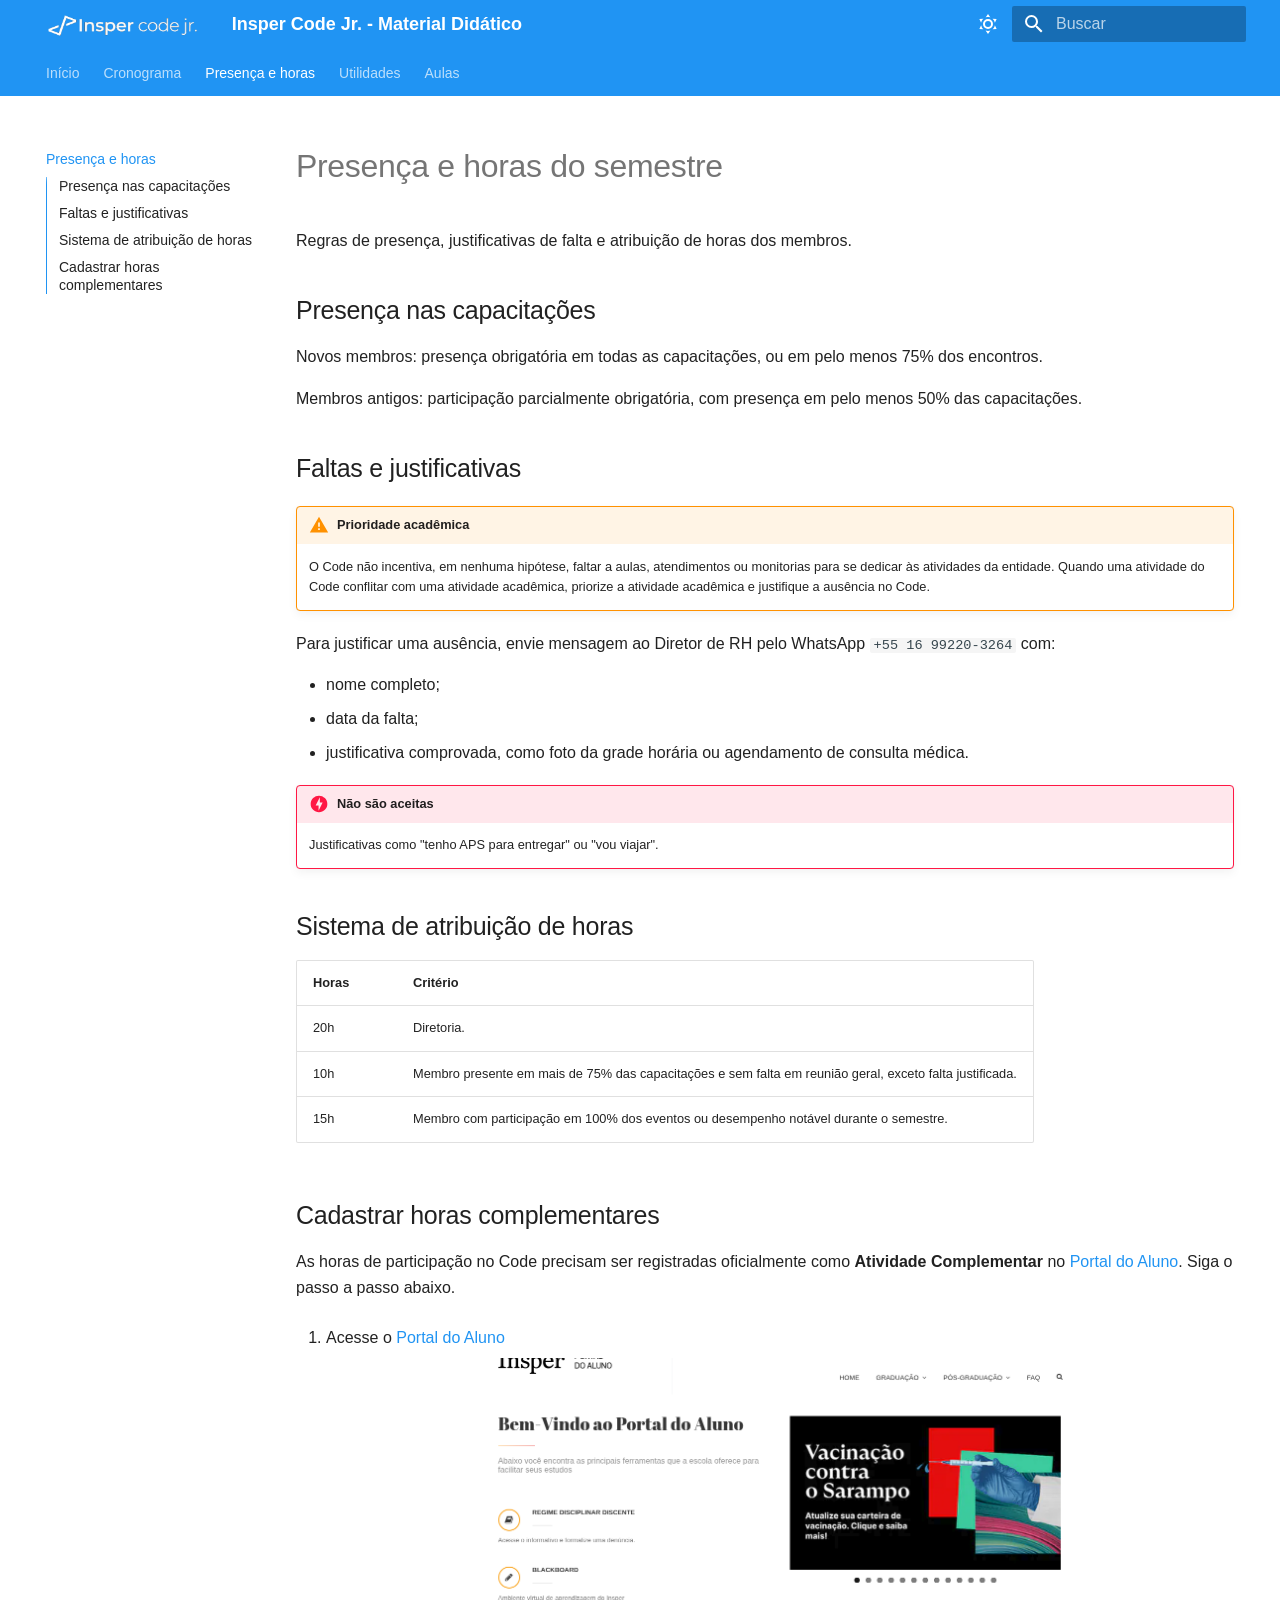
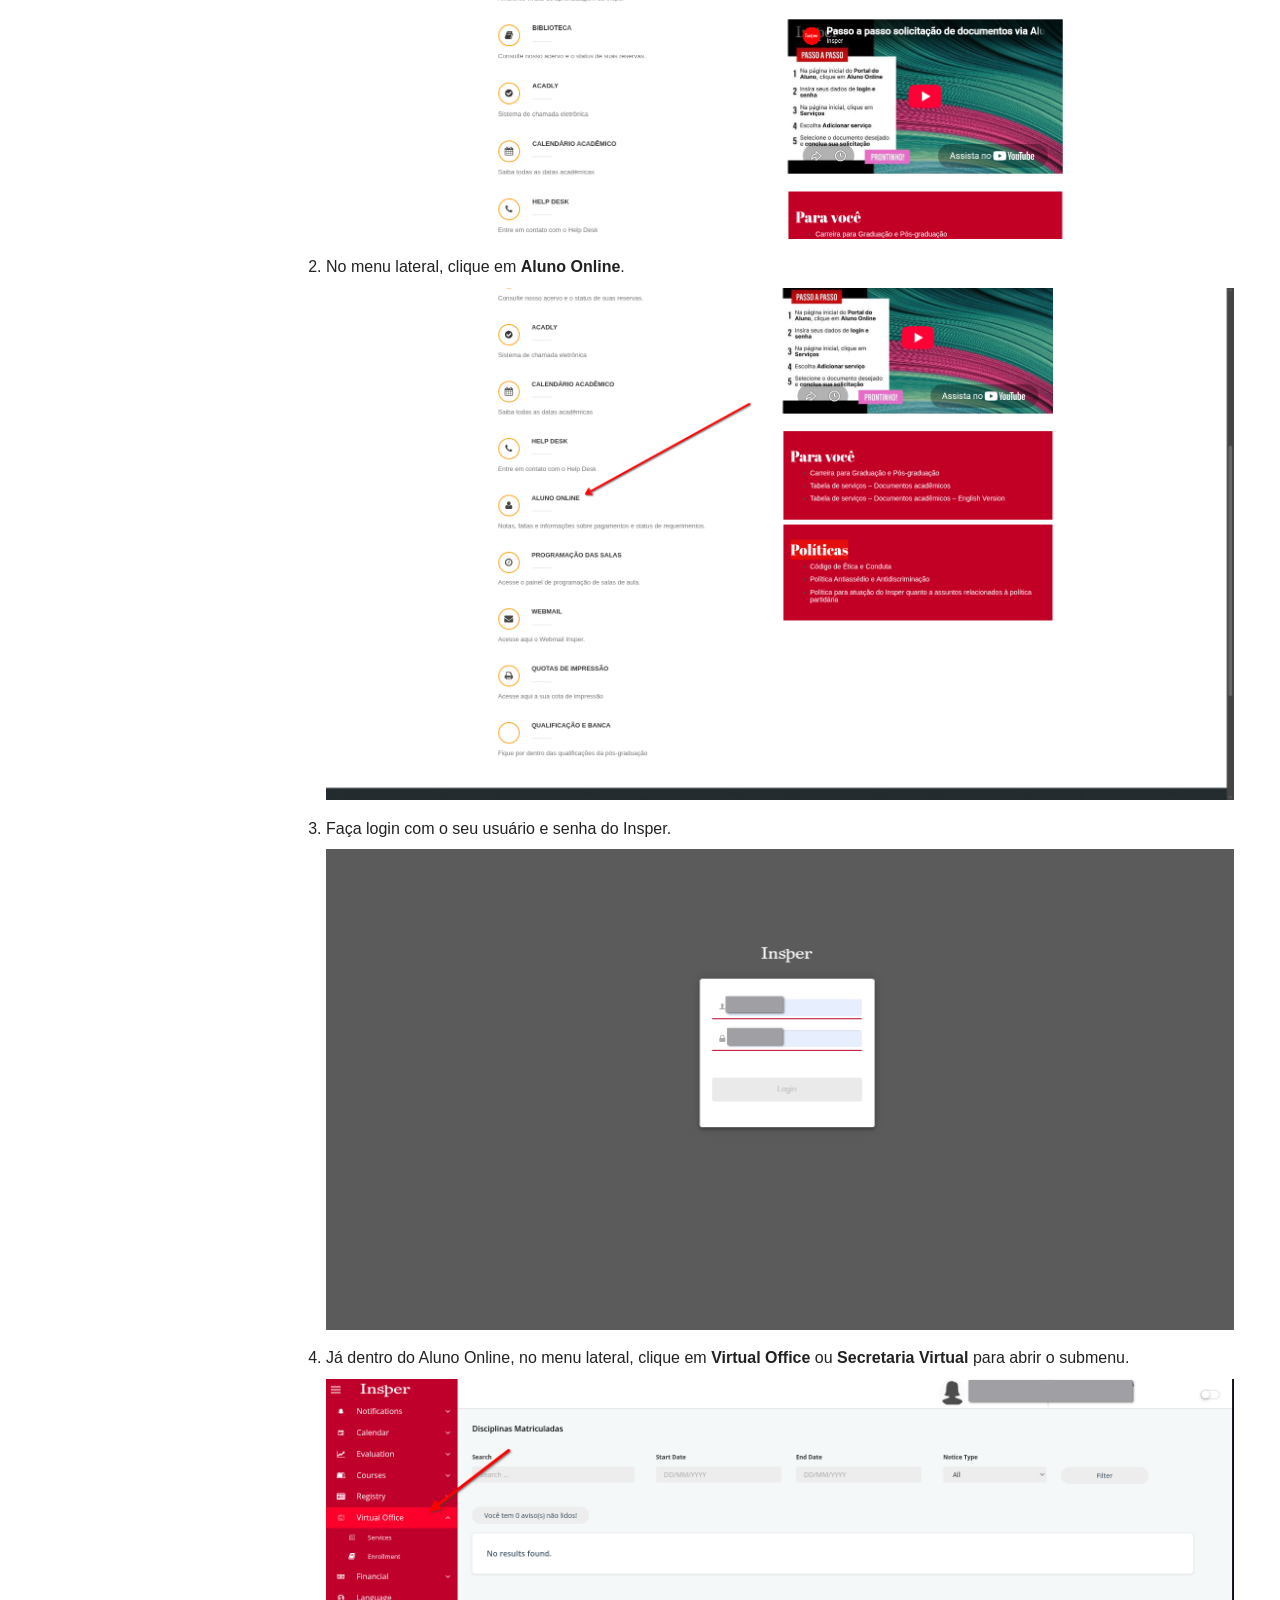
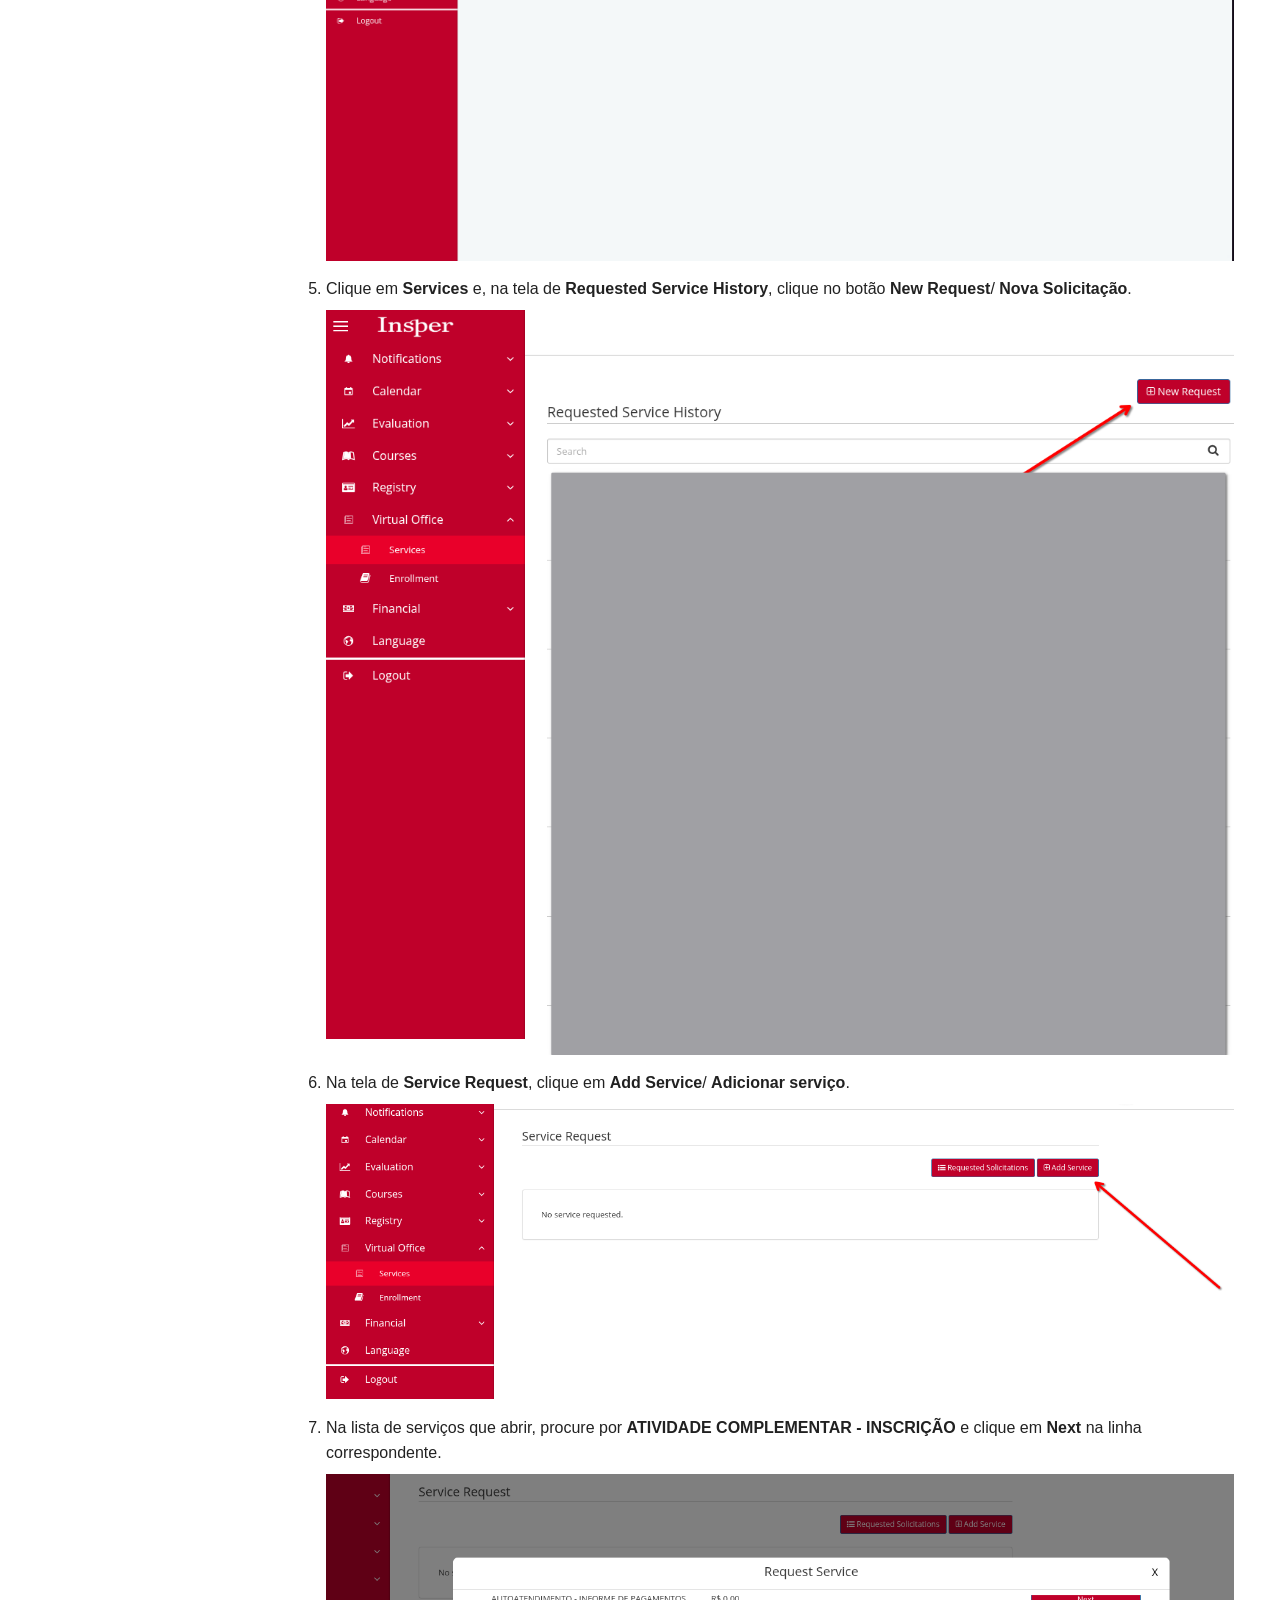
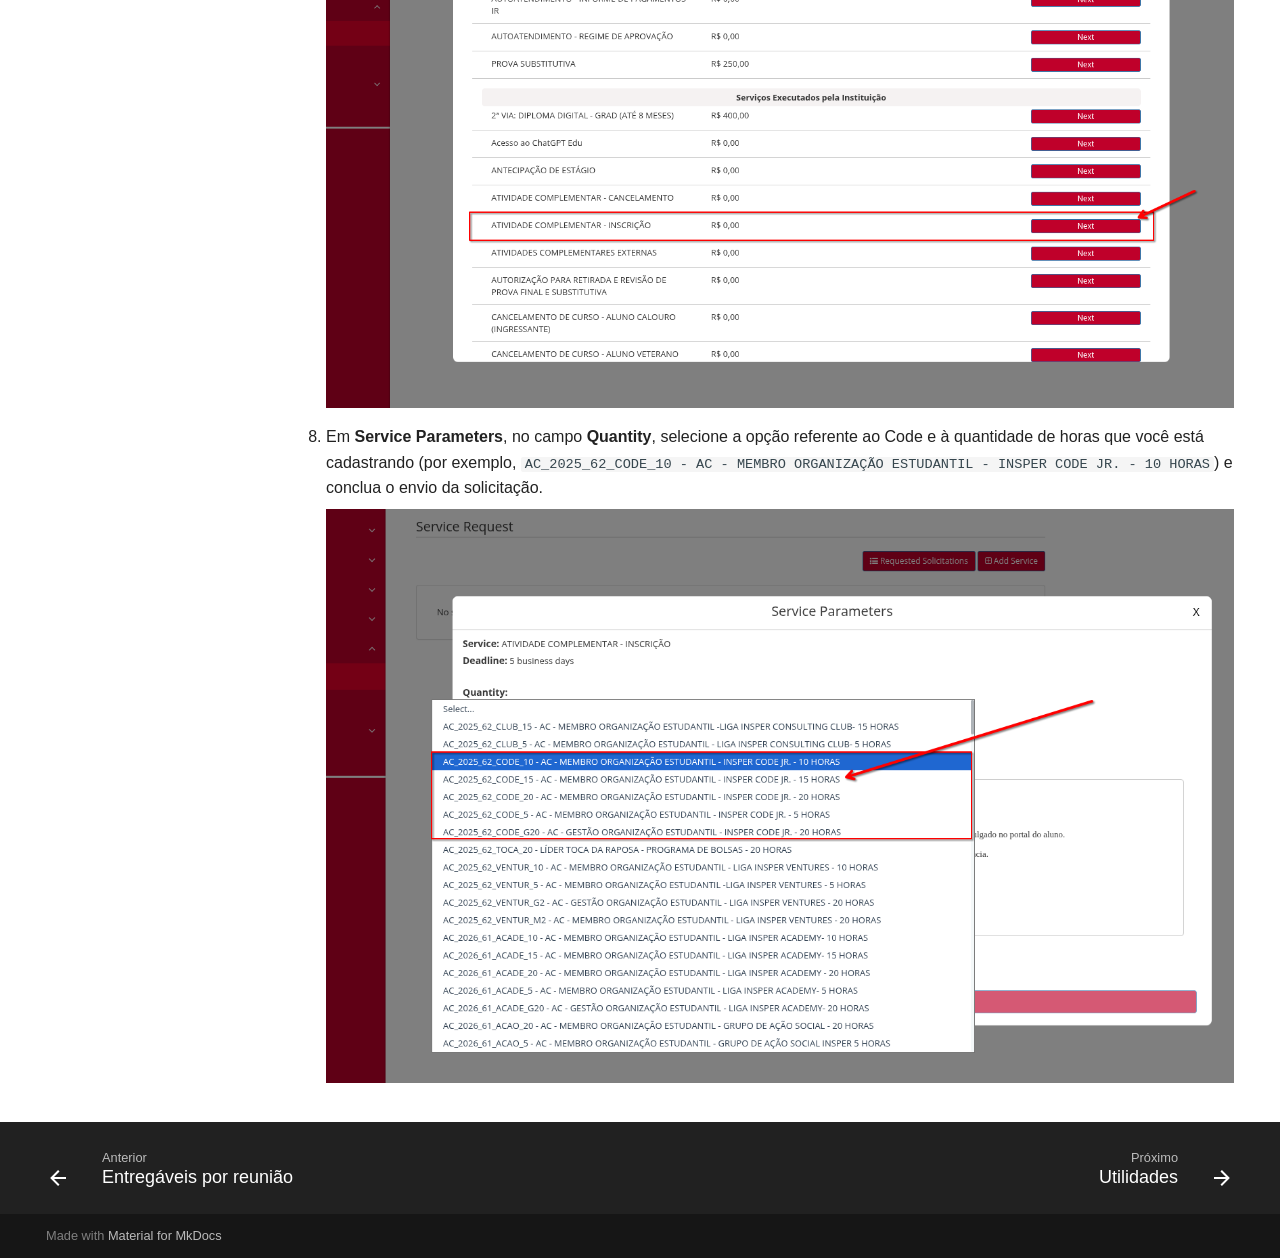
<file: combinados/index.html>
<!doctype html>
<html lang="pt" class="no-js">
  <head>
    
      <meta charset="utf-8">
      <meta name="viewport" content="width=device-width,initial-scale=1">
      
        <meta name="description" content="Material didático para os encontros da Insper Code Jr.">
      
      
        <meta name="author" content="Insper Code Jr.">
      
      
      
        <link rel="prev" href="../reunioes/">
      
      
        <link rel="next" href="../etiqueta/">
      
      
        
      
      
      <link rel="icon" href="../img/favicon.ico">
      <meta name="generator" content="mkdocs-1.6.1, mkdocs-material-9.7.7">
    
    
      
        <title>Presença e horas - Insper Code Jr. - Material Didático</title>
      
    
    
      <link rel="stylesheet" href="../assets/stylesheets/main.ec1eaa64.min.css">
      
        
        <link rel="stylesheet" href="../assets/stylesheets/palette.ab4e12ef.min.css">
      
      


    
    
      
    
    
      
    
    
      <link rel="stylesheet" href="../assets/stylesheets/toc-dropdown.css">
    
    <script>__md_scope=new URL("..",location),__md_hash=e=>[...e].reduce(((e,_)=>(e<<5)-e+_.charCodeAt(0)),0),__md_get=(e,_=localStorage,t=__md_scope)=>JSON.parse(_.getItem(t.pathname+"."+e)),__md_set=(e,_,t=localStorage,a=__md_scope)=>{try{t.setItem(a.pathname+"."+e,JSON.stringify(_))}catch(e){}}</script>
    
      

    
    
  </head>
  
  
    
    
      
    
    
    
    
    <body dir="ltr" data-md-color-scheme="default" data-md-color-primary="blue" data-md-color-accent="blue">
  
    
    <input class="md-toggle" data-md-toggle="drawer" type="checkbox" id="__drawer" autocomplete="off">
    <input class="md-toggle" data-md-toggle="search" type="checkbox" id="__search" autocomplete="off">
    <label class="md-overlay" for="__drawer"></label>
    <div data-md-component="skip">
      
        
        <a href="#presenca-e-horas-do-semestre" class="md-skip">
          Pular para conteúdo
        </a>
      
    </div>
    <div data-md-component="announce">
      
    </div>
    
    
      

<header class="md-header" data-md-component="header">
  <nav class="md-header__inner md-grid" aria-label="Cabeçalho">
    <a href=".." title="Insper Code Jr. - Material Didático" class="md-header__button md-logo" aria-label="Insper Code Jr. - Material Didático" data-md-component="logo">
      
  <img src="../img/back.png" alt="logo">

    </a>
    <label class="md-header__button md-icon" for="__drawer">
      
      <svg xmlns="http://www.w3.org/2000/svg" viewBox="0 0 24 24"><path d="M3 6h18v2H3zm0 5h18v2H3zm0 5h18v2H3z"/></svg>
    </label>
    <div class="md-header__title" data-md-component="header-title">
      <div class="md-header__ellipsis">
        <div class="md-header__topic">
          <span class="md-ellipsis">
            Insper Code Jr. - Material Didático
          </span>
        </div>
        <div class="md-header__topic" data-md-component="header-topic">
          <span class="md-ellipsis">
            
              Presença e horas
            
          </span>
        </div>
      </div>
    </div>
    
      
        <form class="md-header__option" data-md-component="palette">
  
    
    
    
    <input class="md-option" data-md-color-media="" data-md-color-scheme="default" data-md-color-primary="blue" data-md-color-accent="blue"  aria-label="Mudar para modo escuro"  type="radio" name="__palette" id="__palette_0">
    
      <label class="md-header__button md-icon" title="Mudar para modo escuro" for="__palette_1" hidden>
        <svg xmlns="http://www.w3.org/2000/svg" viewBox="0 0 24 24"><path d="M12 7a5 5 0 0 1 5 5 5 5 0 0 1-5 5 5 5 0 0 1-5-5 5 5 0 0 1 5-5m0 2a3 3 0 0 0-3 3 3 3 0 0 0 3 3 3 3 0 0 0 3-3 3 3 0 0 0-3-3m0-7 2.39 3.42C13.65 5.15 12.84 5 12 5s-1.65.15-2.39.42zM3.34 7l4.16-.35A7.2 7.2 0 0 0 5.94 8.5c-.44.74-.69 1.5-.83 2.29zm.02 10 1.76-3.77a7.131 7.131 0 0 0 2.38 4.14zM20.65 7l-1.77 3.79a7.02 7.02 0 0 0-2.38-4.15zm-.01 10-4.14.36c.59-.51 1.12-1.14 1.54-1.86.42-.73.69-1.5.83-2.29zM12 22l-2.41-3.44c.74.27 1.55.44 2.41.44.82 0 1.63-.17 2.37-.44z"/></svg>
      </label>
    
  
    
    
    
    <input class="md-option" data-md-color-media="" data-md-color-scheme="slate" data-md-color-primary="blue" data-md-color-accent="blue"  aria-label="Mudar para modo claro"  type="radio" name="__palette" id="__palette_1">
    
      <label class="md-header__button md-icon" title="Mudar para modo claro" for="__palette_0" hidden>
        <svg xmlns="http://www.w3.org/2000/svg" viewBox="0 0 24 24"><path d="m17.75 4.09-2.53 1.94.91 3.06-2.63-1.81-2.63 1.81.91-3.06-2.53-1.94L12.44 4l1.06-3 1.06 3zm3.5 6.91-1.64 1.25.59 1.98-1.7-1.17-1.7 1.17.59-1.98L15.75 11l2.06-.05L18.5 9l.69 1.95zm-2.28 4.95c.83-.08 1.72 1.1 1.19 1.85-.32.45-.66.87-1.08 1.27C15.17 23 8.84 23 4.94 19.07c-3.91-3.9-3.91-10.24 0-14.14.4-.4.82-.76 1.27-1.08.75-.53 1.93.36 1.85 1.19-.27 2.86.69 5.83 2.89 8.02a9.96 9.96 0 0 0 8.02 2.89m-1.64 2.02a12.08 12.08 0 0 1-7.8-3.47c-2.17-2.19-3.33-5-3.49-7.82-2.81 3.14-2.7 7.96.31 10.98 3.02 3.01 7.84 3.12 10.98.31"/></svg>
      </label>
    
  
</form>
      
    
    
      <script>var palette=__md_get("__palette");if(palette&&palette.color){if("(prefers-color-scheme)"===palette.color.media){var media=matchMedia("(prefers-color-scheme: light)"),input=document.querySelector(media.matches?"[data-md-color-media='(prefers-color-scheme: light)']":"[data-md-color-media='(prefers-color-scheme: dark)']");palette.color.media=input.getAttribute("data-md-color-media"),palette.color.scheme=input.getAttribute("data-md-color-scheme"),palette.color.primary=input.getAttribute("data-md-color-primary"),palette.color.accent=input.getAttribute("data-md-color-accent")}for(var[key,value]of Object.entries(palette.color))document.body.setAttribute("data-md-color-"+key,value)}</script>
    
    
    
      
      
        <label class="md-header__button md-icon" for="__search">
          
          <svg xmlns="http://www.w3.org/2000/svg" viewBox="0 0 24 24"><path d="M9.5 3A6.5 6.5 0 0 1 16 9.5c0 1.61-.59 3.09-1.56 4.23l.27.27h.79l5 5-1.5 1.5-5-5v-.79l-.27-.27A6.52 6.52 0 0 1 9.5 16 6.5 6.5 0 0 1 3 9.5 6.5 6.5 0 0 1 9.5 3m0 2C7 5 5 7 5 9.5S7 14 9.5 14 14 12 14 9.5 12 5 9.5 5"/></svg>
        </label>
        <div class="md-search" data-md-component="search" role="dialog">
  <label class="md-search__overlay" for="__search"></label>
  <div class="md-search__inner" role="search">
    <form class="md-search__form" name="search">
      <input type="text" class="md-search__input" name="query" aria-label="Buscar" placeholder="Buscar" autocapitalize="off" autocorrect="off" autocomplete="off" spellcheck="false" data-md-component="search-query" required>
      <label class="md-search__icon md-icon" for="__search">
        
        <svg xmlns="http://www.w3.org/2000/svg" viewBox="0 0 24 24"><path d="M9.5 3A6.5 6.5 0 0 1 16 9.5c0 1.61-.59 3.09-1.56 4.23l.27.27h.79l5 5-1.5 1.5-5-5v-.79l-.27-.27A6.52 6.52 0 0 1 9.5 16 6.5 6.5 0 0 1 3 9.5 6.5 6.5 0 0 1 9.5 3m0 2C7 5 5 7 5 9.5S7 14 9.5 14 14 12 14 9.5 12 5 9.5 5"/></svg>
        
        <svg xmlns="http://www.w3.org/2000/svg" viewBox="0 0 24 24"><path d="M20 11v2H8l5.5 5.5-1.42 1.42L4.16 12l7.92-7.92L13.5 5.5 8 11z"/></svg>
      </label>
      <nav class="md-search__options" aria-label="Pesquisar">
        
        <button type="reset" class="md-search__icon md-icon" title="Limpar" aria-label="Limpar" tabindex="-1">
          
          <svg xmlns="http://www.w3.org/2000/svg" viewBox="0 0 24 24"><path d="M19 6.41 17.59 5 12 10.59 6.41 5 5 6.41 10.59 12 5 17.59 6.41 19 12 13.41 17.59 19 19 17.59 13.41 12z"/></svg>
        </button>
      </nav>
      
        <div class="md-search__suggest" data-md-component="search-suggest"></div>
      
    </form>
    <div class="md-search__output">
      <div class="md-search__scrollwrap" tabindex="0" data-md-scrollfix>
        <div class="md-search-result" data-md-component="search-result">
          <div class="md-search-result__meta">
            Inicializando busca
          </div>
          <ol class="md-search-result__list" role="presentation"></ol>
        </div>
      </div>
    </div>
  </div>
</div>
      
    
    
  </nav>
  
</header>
    
    <div class="md-container" data-md-component="container">
      
      
        
          
            
<nav class="md-tabs" aria-label="Abas" data-md-component="tabs">
  <div class="md-grid">
    <ul class="md-tabs__list">
      
        
  
  
  
  
    <li class="md-tabs__item">
      <a href=".." class="md-tabs__link">
        
  
  
    
  
  Início

      </a>
    </li>
  

      
        
  
  
  
  
    
    
      <li class="md-tabs__item">
        <a href="../cronograma/" class="md-tabs__link">
          
  
  
  Cronograma

        </a>
      </li>
    
  

      
        
  
  
  
    
  
  
    <li class="md-tabs__item md-tabs__item--active">
      <a href="./" class="md-tabs__link">
        
  
  
    
  
  Presença e horas

      </a>
    </li>
  

      
        
  
  
  
  
    <li class="md-tabs__item">
      <a href="../etiqueta/" class="md-tabs__link">
        
  
  
    
  
  Utilidades

      </a>
    </li>
  

      
        
  
  
  
  
    <li class="md-tabs__item">
      <a href="../aulas/" class="md-tabs__link">
        
  
  
    
  
  Aulas

      </a>
    </li>
  

      
    </ul>
  </div>
</nav>
          
        
      
      <main class="md-main" data-md-component="main">
        <div class="md-main__inner md-grid">
          
            
              
              <div class="md-sidebar md-sidebar--primary" data-md-component="sidebar" data-md-type="navigation" >
                <div class="md-sidebar__scrollwrap">
                  <div class="md-sidebar__inner">
                    


  


  

<nav class="md-nav md-nav--primary md-nav--lifted md-nav--integrated" aria-label="Navegação" data-md-level="0">
  <label class="md-nav__title" for="__drawer">
    <a href=".." title="Insper Code Jr. - Material Didático" class="md-nav__button md-logo" aria-label="Insper Code Jr. - Material Didático" data-md-component="logo">
      
  <img src="../img/back.png" alt="logo">

    </a>
    Insper Code Jr. - Material Didático
  </label>
  
  <ul class="md-nav__list" data-md-scrollfix>
    
      
      
  
  
  
  
    <li class="md-nav__item">
      <a href=".." class="md-nav__link">
        
  
  
  <span class="md-ellipsis">
    
  
    Início
  

    
  </span>
  
  

      </a>
    </li>
  

    
      
      
  
  
  
  
    
    
    
    
      
      
        
      
    
    
    <li class="md-nav__item md-nav__item--nested">
      
        
        
        <input class="md-nav__toggle md-toggle " type="checkbox" id="__nav_2" >
        
          
          <label class="md-nav__link" for="__nav_2" id="__nav_2_label" tabindex="0">
            
  
  
  <span class="md-ellipsis">
    
  
    Cronograma
  

    
  </span>
  
  

            <span class="md-nav__icon md-icon"></span>
          </label>
        
        <nav class="md-nav" data-md-level="1" aria-labelledby="__nav_2_label" aria-expanded="false">
          <label class="md-nav__title" for="__nav_2">
            <span class="md-nav__icon md-icon"></span>
            
  
    Cronograma
  

          </label>
          <ul class="md-nav__list" data-md-scrollfix>
            
              
                
  
  
  
  
    <li class="md-nav__item">
      <a href="../cronograma/" class="md-nav__link">
        
  
  
  <span class="md-ellipsis">
    
  
    Visão geral
  

    
  </span>
  
  

      </a>
    </li>
  

              
            
              
                
  
  
  
  
    <li class="md-nav__item">
      <a href="../reunioes/" class="md-nav__link">
        
  
  
  <span class="md-ellipsis">
    
  
    Entregáveis por reunião
  

    
  </span>
  
  

      </a>
    </li>
  

              
            
          </ul>
        </nav>
      
    </li>
  

    
      
      
  
  
    
  
  
  
    <li class="md-nav__item md-nav__item--active">
      
      <input class="md-nav__toggle md-toggle" type="checkbox" id="__toc">
      
      
        
      
      
        <label class="md-nav__link md-nav__link--active" for="__toc">
          
  
  
  <span class="md-ellipsis">
    
  
    Presença e horas
  

    
  </span>
  
  

          <span class="md-nav__icon md-icon"></span>
        </label>
      
      <a href="./" class="md-nav__link md-nav__link--active">
        
  
  
  <span class="md-ellipsis">
    
  
    Presença e horas
  

    
  </span>
  
  

      </a>
      
        

<nav class="md-nav md-nav--secondary" aria-label="Índice">
  
  
  
    
  
  
    <label class="md-nav__title" for="__toc">
      <span class="md-nav__icon md-icon"></span>
      Índice
    </label>
    <ul class="md-nav__list" data-md-component="toc" data-md-scrollfix>
      
        <li class="md-nav__item">
  <a href="#presenca-nas-capacitacoes" class="md-nav__link">
    <span class="md-ellipsis">
      
        Presença nas capacitações
      
    </span>
  </a>
  
</li>
      
        <li class="md-nav__item">
  <a href="#faltas-e-justificativas" class="md-nav__link">
    <span class="md-ellipsis">
      
        Faltas e justificativas
      
    </span>
  </a>
  
</li>
      
        <li class="md-nav__item">
  <a href="#sistema-de-atribuicao-de-horas" class="md-nav__link">
    <span class="md-ellipsis">
      
        Sistema de atribuição de horas
      
    </span>
  </a>
  
</li>
      
        <li class="md-nav__item">
  <a href="#cadastrar-horas-complementares" class="md-nav__link">
    <span class="md-ellipsis">
      
        Cadastrar horas complementares
      
    </span>
  </a>
  
</li>
      
    </ul>
  
</nav>
      
    </li>
  

    
      
      
  
  
  
  
    <li class="md-nav__item">
      <a href="../etiqueta/" class="md-nav__link">
        
  
  
  <span class="md-ellipsis">
    
  
    Utilidades
  

    
  </span>
  
  

      </a>
    </li>
  

    
      
      
  
  
  
  
    <li class="md-nav__item">
      <a href="../aulas/" class="md-nav__link">
        
  
  
  <span class="md-ellipsis">
    
  
    Aulas
  

    
  </span>
  
  

      </a>
    </li>
  

    
  </ul>
</nav>
                  </div>
                </div>
              </div>
            
            
          
          
            <div class="md-content" data-md-component="content">
              
              <article class="md-content__inner md-typeset">
                
                  



<h1 id="presenca-e-horas-do-semestre">Presença e horas do semestre<a class="headerlink" href="#presenca-e-horas-do-semestre" title="Permanent link">&para;</a></h1>
<p>Regras de presença, justificativas de falta e atribuição de horas dos
membros.</p>
<h2 id="presenca-nas-capacitacoes">Presença nas capacitações<a class="headerlink" href="#presenca-nas-capacitacoes" title="Permanent link">&para;</a></h2>
<p>Novos membros: presença obrigatória em todas as capacitações, ou em pelo
menos 75% dos encontros.</p>
<p>Membros antigos: participação parcialmente obrigatória, com presença em
pelo menos 50% das capacitações.</p>
<h2 id="faltas-e-justificativas">Faltas e justificativas<a class="headerlink" href="#faltas-e-justificativas" title="Permanent link">&para;</a></h2>
<div class="admonition warning">
<p class="admonition-title">Prioridade acadêmica</p>
<p>O Code não incentiva, em nenhuma hipótese, faltar a aulas, atendimentos
ou monitorias para se dedicar às atividades da entidade. Quando uma
atividade do Code conflitar com uma atividade acadêmica, priorize a
atividade acadêmica e justifique a ausência no Code.</p>
</div>
<p>Para justificar uma ausência, envie mensagem ao Diretor de RH pelo WhatsApp
<code>+55 16 99220-3264</code> com:</p>
<ul>
<li>nome completo;</li>
<li>data da falta;</li>
<li>justificativa comprovada, como foto da grade horária ou agendamento de
  consulta médica.</li>
</ul>
<div class="admonition danger">
<p class="admonition-title">Não são aceitas</p>
<p>Justificativas como "tenho APS para entregar" ou "vou viajar".</p>
</div>
<h2 id="sistema-de-atribuicao-de-horas">Sistema de atribuição de horas<a class="headerlink" href="#sistema-de-atribuicao-de-horas" title="Permanent link">&para;</a></h2>
<table>
<thead>
<tr>
<th>Horas</th>
<th>Critério</th>
</tr>
</thead>
<tbody>
<tr>
<td>20h</td>
<td>Diretoria.</td>
</tr>
<tr>
<td>10h</td>
<td>Membro presente em mais de 75% das capacitações e sem falta em reunião geral, exceto falta justificada.</td>
</tr>
<tr>
<td>15h</td>
<td>Membro com participação em 100% dos eventos ou desempenho notável durante o semestre.</td>
</tr>
</tbody>
</table>
<h2 id="cadastrar-horas-complementares">Cadastrar horas complementares<a class="headerlink" href="#cadastrar-horas-complementares" title="Permanent link">&para;</a></h2>
<p>As horas de participação no Code precisam ser registradas oficialmente como
<strong>Atividade Complementar</strong> no <a href="https://portaldoaluno.insper.edu.br">Portal do Aluno</a>.
Siga o passo a passo abaixo.</p>
<ol>
<li>
<p>Acesse o <a href="https://portaldoaluno.insper.edu.br">Portal do Aluno</a> </p>
<p><img alt="Portal do Aluno" src="../img/1.png" /></p>
</li>
<li>
<p>No menu lateral, clique em <strong>Aluno Online</strong>.</p>
<p><img alt="Clicar em Aluno Online" src="../img/2.png" /></p>
</li>
<li>
<p>Faça login com o seu usuário e senha do Insper.</p>
<p><img alt="Tela de login do Insper" src="../img/3.png" /></p>
</li>
<li>
<p>Já dentro do Aluno Online, no menu lateral, clique em <strong>Virtual Office</strong> ou <strong>Secretaria Virtual</strong>
   para abrir o submenu.</p>
<p><img alt="Abrir o menu Virtual Office" src="../img/4.png" /></p>
</li>
<li>
<p>Clique em <strong>Services</strong> e, na tela de <strong>Requested Service History</strong>, clique
   no botão <strong>New Request</strong>/ <strong>Nova Solicitação</strong>.</p>
<p><img alt="Novo pedido de serviço" src="../img/5.png" /></p>
</li>
<li>
<p>Na tela de <strong>Service Request</strong>, clique em <strong>Add Service</strong>/ <strong>Adicionar serviço</strong>.</p>
<p><img alt="Adicionar serviço" src="../img/6.png" /></p>
</li>
<li>
<p>Na lista de serviços que abrir, procure por <strong>ATIVIDADE COMPLEMENTAR -
   INSCRIÇÃO</strong> e clique em <strong>Next</strong> na linha correspondente.</p>
<p><img alt="Selecionar Atividade Complementar - Inscrição" src="../img/8.png" /></p>
</li>
<li>
<p>Em <strong>Service Parameters</strong>, no campo <strong>Quantity</strong>, selecione a opção
   referente ao Code e à quantidade de horas que você está cadastrando (por
   exemplo, <code>AC_2025_62_CODE_10 - AC - MEMBRO ORGANIZAÇÃO ESTUDANTIL - INSPER
   CODE JR. - 10 HORAS</code>) e conclua o envio da solicitação.</p>
<p><img alt="Selecionar código e horas do Code" src="../img/9.png" /></p>
</li>
</ol>












                
              </article>
            </div>
          
          
<script>var target=document.getElementById(location.hash.slice(1));target&&target.name&&(target.checked=target.name.startsWith("__tabbed_"))</script>
        </div>
        
          <button type="button" class="md-top md-icon" data-md-component="top" hidden>
  
  <svg xmlns="http://www.w3.org/2000/svg" viewBox="0 0 24 24"><path d="M13 20h-2V8l-5.5 5.5-1.42-1.42L12 4.16l7.92 7.92-1.42 1.42L13 8z"/></svg>
  Voltar para o topo
</button>
        
      </main>
      
        <footer class="md-footer">
  
    
      
      <nav class="md-footer__inner md-grid" aria-label="Rodapé" >
        
          
          <a href="../reunioes/" class="md-footer__link md-footer__link--prev" aria-label="Anterior: Entregáveis por reunião">
            <div class="md-footer__button md-icon">
              
              <svg xmlns="http://www.w3.org/2000/svg" viewBox="0 0 24 24"><path d="M20 11v2H8l5.5 5.5-1.42 1.42L4.16 12l7.92-7.92L13.5 5.5 8 11z"/></svg>
            </div>
            <div class="md-footer__title">
              <span class="md-footer__direction">
                Anterior
              </span>
              <div class="md-ellipsis">
                Entregáveis por reunião
              </div>
            </div>
          </a>
        
        
          
          <a href="../etiqueta/" class="md-footer__link md-footer__link--next" aria-label="Próximo: Utilidades">
            <div class="md-footer__title">
              <span class="md-footer__direction">
                Próximo
              </span>
              <div class="md-ellipsis">
                Utilidades
              </div>
            </div>
            <div class="md-footer__button md-icon">
              
              <svg xmlns="http://www.w3.org/2000/svg" viewBox="0 0 24 24"><path d="M4 11v2h12l-5.5 5.5 1.42 1.42L19.84 12l-7.92-7.92L10.5 5.5 16 11z"/></svg>
            </div>
          </a>
        
      </nav>
    
  
  <div class="md-footer-meta md-typeset">
    <div class="md-footer-meta__inner md-grid">
      <div class="md-copyright">
  
  
    Made with
    <a href="https://squidfunk.github.io/mkdocs-material/" target="_blank" rel="noopener">
      Material for MkDocs
    </a>
  
</div>
      
    </div>
  </div>
</footer>
      
    </div>
    <div class="md-dialog" data-md-component="dialog">
      <div class="md-dialog__inner md-typeset"></div>
    </div>
    
    
    
      
      
      <script id="__config" type="application/json">{"annotate": null, "base": "..", "features": ["navigation.tabs", "navigation.sections", "navigation.top", "navigation.footer", "search.suggest", "search.highlight", "content.code.copy", "content.code.annotate", "toc.integrate"], "search": "../assets/javascripts/workers/search.2c215733.min.js", "tags": null, "translations": {"clipboard.copied": "Copiado para \u00e1rea de transfer\u00eancia", "clipboard.copy": "Copiar para \u00e1rea de transfer\u00eancia", "search.result.more.one": "mais 1 nesta p\u00e1gina", "search.result.more.other": "# mais nesta p\u00e1gina", "search.result.none": "Nenhum documento encontrado", "search.result.one": "1 documento encontrado", "search.result.other": "# documentos encontrados", "search.result.placeholder": "Digite para iniciar a busca", "search.result.term.missing": "Ausente", "select.version": "Selecione a vers\u00e3o"}, "version": null}</script>
    
    
      <script src="../assets/javascripts/bundle.d7400e89.min.js"></script>
      
        <script src="../assets/javascripts/toc-dropdown.js"></script>
      
    
  </body>
</html>
</file>
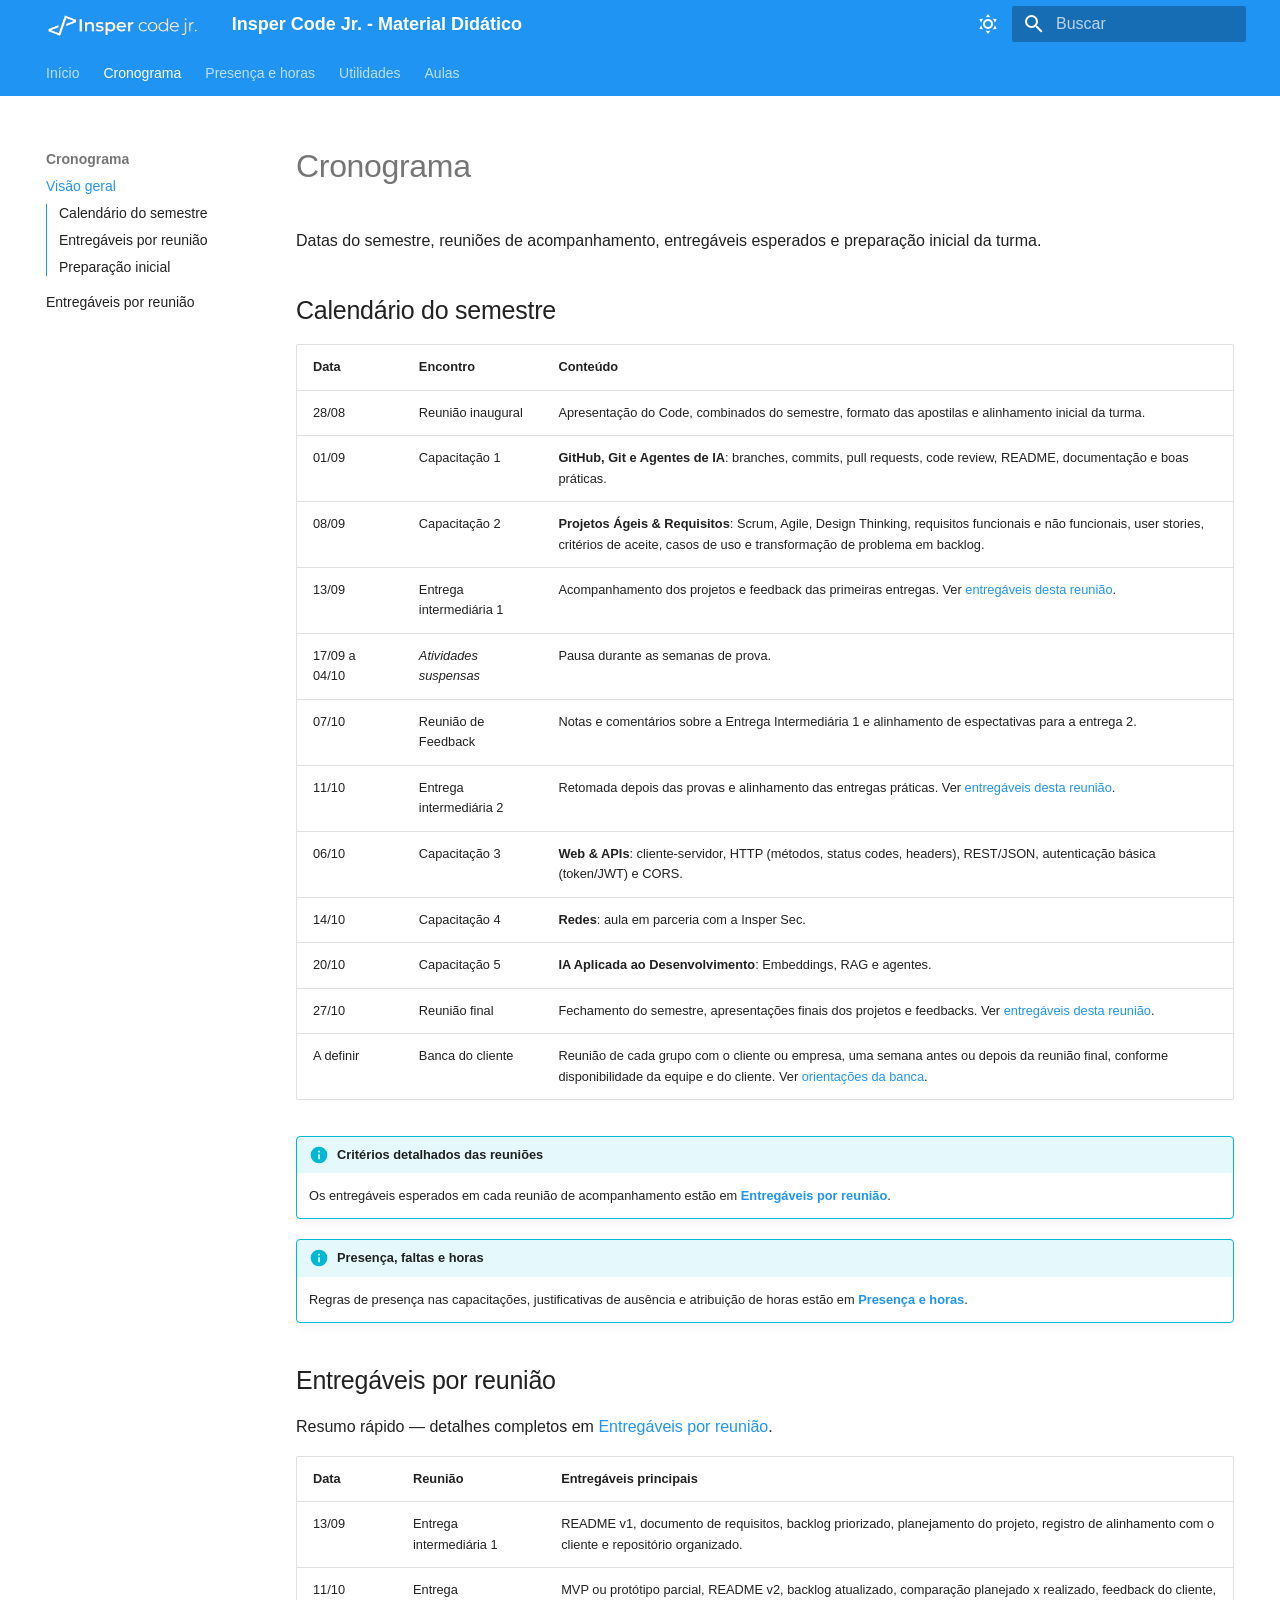
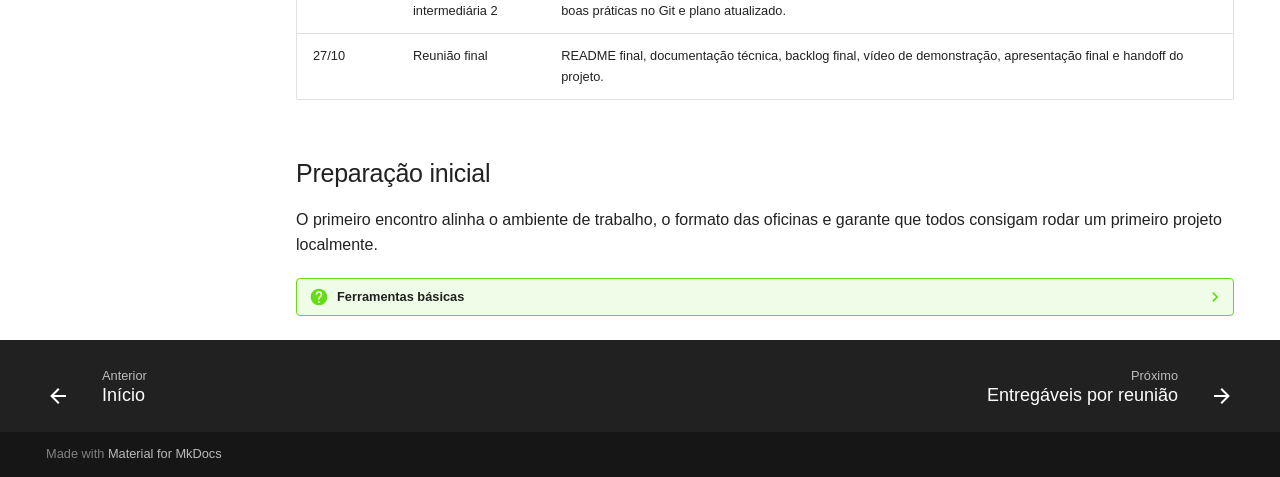
<file: cronograma/index.html>
<!doctype html>
<html lang="pt" class="no-js">
  <head>
    
      <meta charset="utf-8">
      <meta name="viewport" content="width=device-width,initial-scale=1">
      
        <meta name="description" content="Material didático para os encontros da Insper Code Jr.">
      
      
        <meta name="author" content="Insper Code Jr.">
      
      
      
        <link rel="prev" href="..">
      
      
        <link rel="next" href="../reunioes/">
      
      
        
      
      
      <link rel="icon" href="../img/favicon.ico">
      <meta name="generator" content="mkdocs-1.6.1, mkdocs-material-9.7.7">
    
    
      
        <title>Visão geral - Insper Code Jr. - Material Didático</title>
      
    
    
      <link rel="stylesheet" href="../assets/stylesheets/main.ec1eaa64.min.css">
      
        
        <link rel="stylesheet" href="../assets/stylesheets/palette.ab4e12ef.min.css">
      
      


    
    
      
    
    
      
    
    
      <link rel="stylesheet" href="../assets/stylesheets/toc-dropdown.css">
    
    <script>__md_scope=new URL("..",location),__md_hash=e=>[...e].reduce(((e,_)=>(e<<5)-e+_.charCodeAt(0)),0),__md_get=(e,_=localStorage,t=__md_scope)=>JSON.parse(_.getItem(t.pathname+"."+e)),__md_set=(e,_,t=localStorage,a=__md_scope)=>{try{t.setItem(a.pathname+"."+e,JSON.stringify(_))}catch(e){}}</script>
    
      

    
    
  </head>
  
  
    
    
      
    
    
    
    
    <body dir="ltr" data-md-color-scheme="default" data-md-color-primary="blue" data-md-color-accent="blue">
  
    
    <input class="md-toggle" data-md-toggle="drawer" type="checkbox" id="__drawer" autocomplete="off">
    <input class="md-toggle" data-md-toggle="search" type="checkbox" id="__search" autocomplete="off">
    <label class="md-overlay" for="__drawer"></label>
    <div data-md-component="skip">
      
        
        <a href="#cronograma" class="md-skip">
          Pular para conteúdo
        </a>
      
    </div>
    <div data-md-component="announce">
      
    </div>
    
    
      

<header class="md-header" data-md-component="header">
  <nav class="md-header__inner md-grid" aria-label="Cabeçalho">
    <a href=".." title="Insper Code Jr. - Material Didático" class="md-header__button md-logo" aria-label="Insper Code Jr. - Material Didático" data-md-component="logo">
      
  <img src="../img/back.png" alt="logo">

    </a>
    <label class="md-header__button md-icon" for="__drawer">
      
      <svg xmlns="http://www.w3.org/2000/svg" viewBox="0 0 24 24"><path d="M3 6h18v2H3zm0 5h18v2H3zm0 5h18v2H3z"/></svg>
    </label>
    <div class="md-header__title" data-md-component="header-title">
      <div class="md-header__ellipsis">
        <div class="md-header__topic">
          <span class="md-ellipsis">
            Insper Code Jr. - Material Didático
          </span>
        </div>
        <div class="md-header__topic" data-md-component="header-topic">
          <span class="md-ellipsis">
            
              Visão geral
            
          </span>
        </div>
      </div>
    </div>
    
      
        <form class="md-header__option" data-md-component="palette">
  
    
    
    
    <input class="md-option" data-md-color-media="" data-md-color-scheme="default" data-md-color-primary="blue" data-md-color-accent="blue"  aria-label="Mudar para modo escuro"  type="radio" name="__palette" id="__palette_0">
    
      <label class="md-header__button md-icon" title="Mudar para modo escuro" for="__palette_1" hidden>
        <svg xmlns="http://www.w3.org/2000/svg" viewBox="0 0 24 24"><path d="M12 7a5 5 0 0 1 5 5 5 5 0 0 1-5 5 5 5 0 0 1-5-5 5 5 0 0 1 5-5m0 2a3 3 0 0 0-3 3 3 3 0 0 0 3 3 3 3 0 0 0 3-3 3 3 0 0 0-3-3m0-7 2.39 3.42C13.65 5.15 12.84 5 12 5s-1.65.15-2.39.42zM3.34 7l4.16-.35A7.2 7.2 0 0 0 5.94 8.5c-.44.74-.69 1.5-.83 2.29zm.02 10 1.76-3.77a7.131 7.131 0 0 0 2.38 4.14zM20.65 7l-1.77 3.79a7.02 7.02 0 0 0-2.38-4.15zm-.01 10-4.14.36c.59-.51 1.12-1.14 1.54-1.86.42-.73.69-1.5.83-2.29zM12 22l-2.41-3.44c.74.27 1.55.44 2.41.44.82 0 1.63-.17 2.37-.44z"/></svg>
      </label>
    
  
    
    
    
    <input class="md-option" data-md-color-media="" data-md-color-scheme="slate" data-md-color-primary="blue" data-md-color-accent="blue"  aria-label="Mudar para modo claro"  type="radio" name="__palette" id="__palette_1">
    
      <label class="md-header__button md-icon" title="Mudar para modo claro" for="__palette_0" hidden>
        <svg xmlns="http://www.w3.org/2000/svg" viewBox="0 0 24 24"><path d="m17.75 4.09-2.53 1.94.91 3.06-2.63-1.81-2.63 1.81.91-3.06-2.53-1.94L12.44 4l1.06-3 1.06 3zm3.5 6.91-1.64 1.25.59 1.98-1.7-1.17-1.7 1.17.59-1.98L15.75 11l2.06-.05L18.5 9l.69 1.95zm-2.28 4.95c.83-.08 1.72 1.1 1.19 1.85-.32.45-.66.87-1.08 1.27C15.17 23 8.84 23 4.94 19.07c-3.91-3.9-3.91-10.24 0-14.14.4-.4.82-.76 1.27-1.08.75-.53 1.93.36 1.85 1.19-.27 2.86.69 5.83 2.89 8.02a9.96 9.96 0 0 0 8.02 2.89m-1.64 2.02a12.08 12.08 0 0 1-7.8-3.47c-2.17-2.19-3.33-5-3.49-7.82-2.81 3.14-2.7 7.96.31 10.98 3.02 3.01 7.84 3.12 10.98.31"/></svg>
      </label>
    
  
</form>
      
    
    
      <script>var palette=__md_get("__palette");if(palette&&palette.color){if("(prefers-color-scheme)"===palette.color.media){var media=matchMedia("(prefers-color-scheme: light)"),input=document.querySelector(media.matches?"[data-md-color-media='(prefers-color-scheme: light)']":"[data-md-color-media='(prefers-color-scheme: dark)']");palette.color.media=input.getAttribute("data-md-color-media"),palette.color.scheme=input.getAttribute("data-md-color-scheme"),palette.color.primary=input.getAttribute("data-md-color-primary"),palette.color.accent=input.getAttribute("data-md-color-accent")}for(var[key,value]of Object.entries(palette.color))document.body.setAttribute("data-md-color-"+key,value)}</script>
    
    
    
      
      
        <label class="md-header__button md-icon" for="__search">
          
          <svg xmlns="http://www.w3.org/2000/svg" viewBox="0 0 24 24"><path d="M9.5 3A6.5 6.5 0 0 1 16 9.5c0 1.61-.59 3.09-1.56 4.23l.27.27h.79l5 5-1.5 1.5-5-5v-.79l-.27-.27A6.52 6.52 0 0 1 9.5 16 6.5 6.5 0 0 1 3 9.5 6.5 6.5 0 0 1 9.5 3m0 2C7 5 5 7 5 9.5S7 14 9.5 14 14 12 14 9.5 12 5 9.5 5"/></svg>
        </label>
        <div class="md-search" data-md-component="search" role="dialog">
  <label class="md-search__overlay" for="__search"></label>
  <div class="md-search__inner" role="search">
    <form class="md-search__form" name="search">
      <input type="text" class="md-search__input" name="query" aria-label="Buscar" placeholder="Buscar" autocapitalize="off" autocorrect="off" autocomplete="off" spellcheck="false" data-md-component="search-query" required>
      <label class="md-search__icon md-icon" for="__search">
        
        <svg xmlns="http://www.w3.org/2000/svg" viewBox="0 0 24 24"><path d="M9.5 3A6.5 6.5 0 0 1 16 9.5c0 1.61-.59 3.09-1.56 4.23l.27.27h.79l5 5-1.5 1.5-5-5v-.79l-.27-.27A6.52 6.52 0 0 1 9.5 16 6.5 6.5 0 0 1 3 9.5 6.5 6.5 0 0 1 9.5 3m0 2C7 5 5 7 5 9.5S7 14 9.5 14 14 12 14 9.5 12 5 9.5 5"/></svg>
        
        <svg xmlns="http://www.w3.org/2000/svg" viewBox="0 0 24 24"><path d="M20 11v2H8l5.5 5.5-1.42 1.42L4.16 12l7.92-7.92L13.5 5.5 8 11z"/></svg>
      </label>
      <nav class="md-search__options" aria-label="Pesquisar">
        
        <button type="reset" class="md-search__icon md-icon" title="Limpar" aria-label="Limpar" tabindex="-1">
          
          <svg xmlns="http://www.w3.org/2000/svg" viewBox="0 0 24 24"><path d="M19 6.41 17.59 5 12 10.59 6.41 5 5 6.41 10.59 12 5 17.59 6.41 19 12 13.41 17.59 19 19 17.59 13.41 12z"/></svg>
        </button>
      </nav>
      
        <div class="md-search__suggest" data-md-component="search-suggest"></div>
      
    </form>
    <div class="md-search__output">
      <div class="md-search__scrollwrap" tabindex="0" data-md-scrollfix>
        <div class="md-search-result" data-md-component="search-result">
          <div class="md-search-result__meta">
            Inicializando busca
          </div>
          <ol class="md-search-result__list" role="presentation"></ol>
        </div>
      </div>
    </div>
  </div>
</div>
      
    
    
  </nav>
  
</header>
    
    <div class="md-container" data-md-component="container">
      
      
        
          
            
<nav class="md-tabs" aria-label="Abas" data-md-component="tabs">
  <div class="md-grid">
    <ul class="md-tabs__list">
      
        
  
  
  
  
    <li class="md-tabs__item">
      <a href=".." class="md-tabs__link">
        
  
  
    
  
  Início

      </a>
    </li>
  

      
        
  
  
  
    
  
  
    
    
      <li class="md-tabs__item md-tabs__item--active">
        <a href="./" class="md-tabs__link">
          
  
  
  Cronograma

        </a>
      </li>
    
  

      
        
  
  
  
  
    <li class="md-tabs__item">
      <a href="../combinados/" class="md-tabs__link">
        
  
  
    
  
  Presença e horas

      </a>
    </li>
  

      
        
  
  
  
  
    <li class="md-tabs__item">
      <a href="../etiqueta/" class="md-tabs__link">
        
  
  
    
  
  Utilidades

      </a>
    </li>
  

      
        
  
  
  
  
    <li class="md-tabs__item">
      <a href="../aulas/" class="md-tabs__link">
        
  
  
    
  
  Aulas

      </a>
    </li>
  

      
    </ul>
  </div>
</nav>
          
        
      
      <main class="md-main" data-md-component="main">
        <div class="md-main__inner md-grid">
          
            
              
              <div class="md-sidebar md-sidebar--primary" data-md-component="sidebar" data-md-type="navigation" >
                <div class="md-sidebar__scrollwrap">
                  <div class="md-sidebar__inner">
                    


  


  

<nav class="md-nav md-nav--primary md-nav--lifted md-nav--integrated" aria-label="Navegação" data-md-level="0">
  <label class="md-nav__title" for="__drawer">
    <a href=".." title="Insper Code Jr. - Material Didático" class="md-nav__button md-logo" aria-label="Insper Code Jr. - Material Didático" data-md-component="logo">
      
  <img src="../img/back.png" alt="logo">

    </a>
    Insper Code Jr. - Material Didático
  </label>
  
  <ul class="md-nav__list" data-md-scrollfix>
    
      
      
  
  
  
  
    <li class="md-nav__item">
      <a href=".." class="md-nav__link">
        
  
  
  <span class="md-ellipsis">
    
  
    Início
  

    
  </span>
  
  

      </a>
    </li>
  

    
      
      
  
  
    
  
  
  
    
    
    
    
      
        
        
      
      
        
      
    
    
    <li class="md-nav__item md-nav__item--active md-nav__item--section md-nav__item--nested">
      
        
        
        <input class="md-nav__toggle md-toggle " type="checkbox" id="__nav_2" checked>
        
          
          <label class="md-nav__link" for="__nav_2" id="__nav_2_label" tabindex="">
            
  
  
  <span class="md-ellipsis">
    
  
    Cronograma
  

    
  </span>
  
  

            <span class="md-nav__icon md-icon"></span>
          </label>
        
        <nav class="md-nav" data-md-level="1" aria-labelledby="__nav_2_label" aria-expanded="true">
          <label class="md-nav__title" for="__nav_2">
            <span class="md-nav__icon md-icon"></span>
            
  
    Cronograma
  

          </label>
          <ul class="md-nav__list" data-md-scrollfix>
            
              
                
  
  
    
  
  
  
    <li class="md-nav__item md-nav__item--active">
      
      <input class="md-nav__toggle md-toggle" type="checkbox" id="__toc">
      
      
        
      
      
        <label class="md-nav__link md-nav__link--active" for="__toc">
          
  
  
  <span class="md-ellipsis">
    
  
    Visão geral
  

    
  </span>
  
  

          <span class="md-nav__icon md-icon"></span>
        </label>
      
      <a href="./" class="md-nav__link md-nav__link--active">
        
  
  
  <span class="md-ellipsis">
    
  
    Visão geral
  

    
  </span>
  
  

      </a>
      
        

<nav class="md-nav md-nav--secondary" aria-label="Índice">
  
  
  
    
  
  
    <label class="md-nav__title" for="__toc">
      <span class="md-nav__icon md-icon"></span>
      Índice
    </label>
    <ul class="md-nav__list" data-md-component="toc" data-md-scrollfix>
      
        <li class="md-nav__item">
  <a href="#calendario-do-semestre" class="md-nav__link">
    <span class="md-ellipsis">
      
        Calendário do semestre
      
    </span>
  </a>
  
</li>
      
        <li class="md-nav__item">
  <a href="#entregaveis-por-reuniao" class="md-nav__link">
    <span class="md-ellipsis">
      
        Entregáveis por reunião
      
    </span>
  </a>
  
</li>
      
        <li class="md-nav__item">
  <a href="#preparacao-inicial" class="md-nav__link">
    <span class="md-ellipsis">
      
        Preparação inicial
      
    </span>
  </a>
  
</li>
      
    </ul>
  
</nav>
      
    </li>
  

              
            
              
                
  
  
  
  
    <li class="md-nav__item">
      <a href="../reunioes/" class="md-nav__link">
        
  
  
  <span class="md-ellipsis">
    
  
    Entregáveis por reunião
  

    
  </span>
  
  

      </a>
    </li>
  

              
            
          </ul>
        </nav>
      
    </li>
  

    
      
      
  
  
  
  
    <li class="md-nav__item">
      <a href="../combinados/" class="md-nav__link">
        
  
  
  <span class="md-ellipsis">
    
  
    Presença e horas
  

    
  </span>
  
  

      </a>
    </li>
  

    
      
      
  
  
  
  
    <li class="md-nav__item">
      <a href="../etiqueta/" class="md-nav__link">
        
  
  
  <span class="md-ellipsis">
    
  
    Utilidades
  

    
  </span>
  
  

      </a>
    </li>
  

    
      
      
  
  
  
  
    <li class="md-nav__item">
      <a href="../aulas/" class="md-nav__link">
        
  
  
  <span class="md-ellipsis">
    
  
    Aulas
  

    
  </span>
  
  

      </a>
    </li>
  

    
  </ul>
</nav>
                  </div>
                </div>
              </div>
            
            
          
          
            <div class="md-content" data-md-component="content">
              
              <article class="md-content__inner md-typeset">
                
                  



<h1 id="cronograma">Cronograma<a class="headerlink" href="#cronograma" title="Permanent link">&para;</a></h1>
<p>Datas do semestre, reuniões de acompanhamento, entregáveis esperados e
preparação inicial da turma.</p>
<h2 id="calendario-do-semestre">Calendário do semestre<a class="headerlink" href="#calendario-do-semestre" title="Permanent link">&para;</a></h2>
<table>
<thead>
<tr>
<th>Data</th>
<th>Encontro</th>
<th>Conteúdo</th>
</tr>
</thead>
<tbody>
<tr>
<td>28/08</td>
<td>Reunião inaugural</td>
<td>Apresentação do Code, combinados do semestre, formato das apostilas e alinhamento inicial da turma.</td>
</tr>
<tr>
<td>01/09</td>
<td>Capacitação 1</td>
<td><strong>GitHub, Git e Agentes de IA</strong>: branches, commits, pull requests, code review, README, documentação e boas práticas.</td>
</tr>
<tr>
<td>08/09</td>
<td>Capacitação 2</td>
<td><strong>Projetos Ágeis &amp; Requisitos</strong>: Scrum, Agile, Design Thinking, requisitos funcionais e não funcionais, user stories, critérios de aceite, casos de uso e transformação de problema em backlog.</td>
</tr>
<tr>
<td>13/09</td>
<td>Entrega intermediária 1</td>
<td>Acompanhamento dos projetos e feedback das primeiras entregas. Ver <a href="../reunioes/#1309-entrega-intermediaria-1-definicao-e-estruturacao">entregáveis desta reunião</a>.</td>
</tr>
<tr>
<td>17/09 a 04/10</td>
<td><em>Atividades suspensas</em></td>
<td>Pausa durante as semanas de prova.</td>
</tr>
<tr>
<td>07/10</td>
<td>Reunião de Feedback</td>
<td>Notas e comentários sobre a Entrega Intermediária 1 e alinhamento de espectativas para a entrega 2.</td>
</tr>
<tr>
<td>11/10</td>
<td>Entrega intermediária 2</td>
<td>Retomada depois das provas e alinhamento das entregas práticas. Ver <a href="../reunioes/#1110-entrega-intermediaria-2-marco-da-metade-do-projeto">entregáveis desta reunião</a>.</td>
</tr>
<tr>
<td>06/10</td>
<td>Capacitação 3</td>
<td><strong>Web &amp; APIs</strong>: cliente-servidor, HTTP (métodos, status codes, headers), REST/JSON, autenticação básica (token/JWT) e CORS.</td>
</tr>
<tr>
<td>14/10</td>
<td>Capacitação 4</td>
<td><strong>Redes</strong>: aula em parceria com a Insper Sec.</td>
</tr>
<tr>
<td>20/10</td>
<td>Capacitação 5</td>
<td><strong>IA Aplicada ao Desenvolvimento</strong>: Embeddings, RAG e agentes.</td>
</tr>
<tr>
<td>27/10</td>
<td>Reunião final</td>
<td>Fechamento do semestre, apresentações finais dos projetos e feedbacks. Ver <a href="../reunioes/#2710-reuniao-final-produto-documentacao-legado">entregáveis desta reunião</a>.</td>
</tr>
<tr>
<td>A definir</td>
<td>Banca do cliente</td>
<td>Reunião de cada grupo com o cliente ou empresa, uma semana antes ou depois da reunião final, conforme disponibilidade da equipe e do cliente. Ver <a href="../reunioes/#banca-propria-do-cliente">orientações da banca</a>.</td>
</tr>
</tbody>
</table>
<div class="admonition info">
<p class="admonition-title">Critérios detalhados das reuniões</p>
<p>Os entregáveis esperados em cada reunião de acompanhamento estão em
<strong><a href="../reunioes/">Entregáveis por reunião</a></strong>.</p>
</div>
<div class="admonition info">
<p class="admonition-title">Presença, faltas e horas</p>
<p>Regras de presença nas capacitações, justificativas de ausência e
atribuição de horas estão em <strong><a href="../combinados/">Presença e horas</a></strong>.</p>
</div>
<h2 id="entregaveis-por-reuniao">Entregáveis por reunião<a class="headerlink" href="#entregaveis-por-reuniao" title="Permanent link">&para;</a></h2>
<p>Resumo rápido — detalhes completos em <a href="../reunioes/">Entregáveis por reunião</a>.</p>
<table>
<thead>
<tr>
<th>Data</th>
<th>Reunião</th>
<th>Entregáveis principais</th>
</tr>
</thead>
<tbody>
<tr>
<td>13/09</td>
<td>Entrega intermediária 1</td>
<td>README v1, documento de requisitos, backlog priorizado, planejamento do projeto, registro de alinhamento com o cliente e repositório organizado.</td>
</tr>
<tr>
<td>11/10</td>
<td>Entrega intermediária 2</td>
<td>MVP ou protótipo parcial, README v2, backlog atualizado, comparação planejado x realizado, feedback do cliente, boas práticas no Git e plano atualizado.</td>
</tr>
<tr>
<td>27/10</td>
<td>Reunião final</td>
<td>README final, documentação técnica, backlog final, vídeo de demonstração, apresentação final e handoff do projeto.</td>
</tr>
</tbody>
</table>
<h2 id="preparacao-inicial">Preparação inicial<a class="headerlink" href="#preparacao-inicial" title="Permanent link">&para;</a></h2>
<p>O primeiro encontro alinha o ambiente de trabalho, o formato das oficinas e
garante que todos consigam rodar um primeiro projeto localmente.</p>
<details class="question">
<summary>Ferramentas básicas</summary>
<ul>
<li><strong>Git</strong>: controle de versão.</li>
<li><strong>VS Code</strong> ou editor de preferência.</li>
<li><strong>Python 3</strong> ou <strong>Node.js</strong>, dependendo do projeto do encontro.</li>
<li>Uma conta ativa no <strong>GitHub</strong>.</li>
</ul>
<p>Dúvidas de instalação: procure a diretoria de Tech durante o encontro.</p>
</details>












                
              </article>
            </div>
          
          
<script>var target=document.getElementById(location.hash.slice(1));target&&target.name&&(target.checked=target.name.startsWith("__tabbed_"))</script>
        </div>
        
          <button type="button" class="md-top md-icon" data-md-component="top" hidden>
  
  <svg xmlns="http://www.w3.org/2000/svg" viewBox="0 0 24 24"><path d="M13 20h-2V8l-5.5 5.5-1.42-1.42L12 4.16l7.92 7.92-1.42 1.42L13 8z"/></svg>
  Voltar para o topo
</button>
        
      </main>
      
        <footer class="md-footer">
  
    
      
      <nav class="md-footer__inner md-grid" aria-label="Rodapé" >
        
          
          <a href=".." class="md-footer__link md-footer__link--prev" aria-label="Anterior: Início">
            <div class="md-footer__button md-icon">
              
              <svg xmlns="http://www.w3.org/2000/svg" viewBox="0 0 24 24"><path d="M20 11v2H8l5.5 5.5-1.42 1.42L4.16 12l7.92-7.92L13.5 5.5 8 11z"/></svg>
            </div>
            <div class="md-footer__title">
              <span class="md-footer__direction">
                Anterior
              </span>
              <div class="md-ellipsis">
                Início
              </div>
            </div>
          </a>
        
        
          
          <a href="../reunioes/" class="md-footer__link md-footer__link--next" aria-label="Próximo: Entregáveis por reunião">
            <div class="md-footer__title">
              <span class="md-footer__direction">
                Próximo
              </span>
              <div class="md-ellipsis">
                Entregáveis por reunião
              </div>
            </div>
            <div class="md-footer__button md-icon">
              
              <svg xmlns="http://www.w3.org/2000/svg" viewBox="0 0 24 24"><path d="M4 11v2h12l-5.5 5.5 1.42 1.42L19.84 12l-7.92-7.92L10.5 5.5 16 11z"/></svg>
            </div>
          </a>
        
      </nav>
    
  
  <div class="md-footer-meta md-typeset">
    <div class="md-footer-meta__inner md-grid">
      <div class="md-copyright">
  
  
    Made with
    <a href="https://squidfunk.github.io/mkdocs-material/" target="_blank" rel="noopener">
      Material for MkDocs
    </a>
  
</div>
      
    </div>
  </div>
</footer>
      
    </div>
    <div class="md-dialog" data-md-component="dialog">
      <div class="md-dialog__inner md-typeset"></div>
    </div>
    
    
    
      
      
      <script id="__config" type="application/json">{"annotate": null, "base": "..", "features": ["navigation.tabs", "navigation.sections", "navigation.top", "navigation.footer", "search.suggest", "search.highlight", "content.code.copy", "content.code.annotate", "toc.integrate"], "search": "../assets/javascripts/workers/search.2c215733.min.js", "tags": null, "translations": {"clipboard.copied": "Copiado para \u00e1rea de transfer\u00eancia", "clipboard.copy": "Copiar para \u00e1rea de transfer\u00eancia", "search.result.more.one": "mais 1 nesta p\u00e1gina", "search.result.more.other": "# mais nesta p\u00e1gina", "search.result.none": "Nenhum documento encontrado", "search.result.one": "1 documento encontrado", "search.result.other": "# documentos encontrados", "search.result.placeholder": "Digite para iniciar a busca", "search.result.term.missing": "Ausente", "select.version": "Selecione a vers\u00e3o"}, "version": null}</script>
    
    
      <script src="../assets/javascripts/bundle.d7400e89.min.js"></script>
      
        <script src="../assets/javascripts/toc-dropdown.js"></script>
      
    
  </body>
</html>
</file>
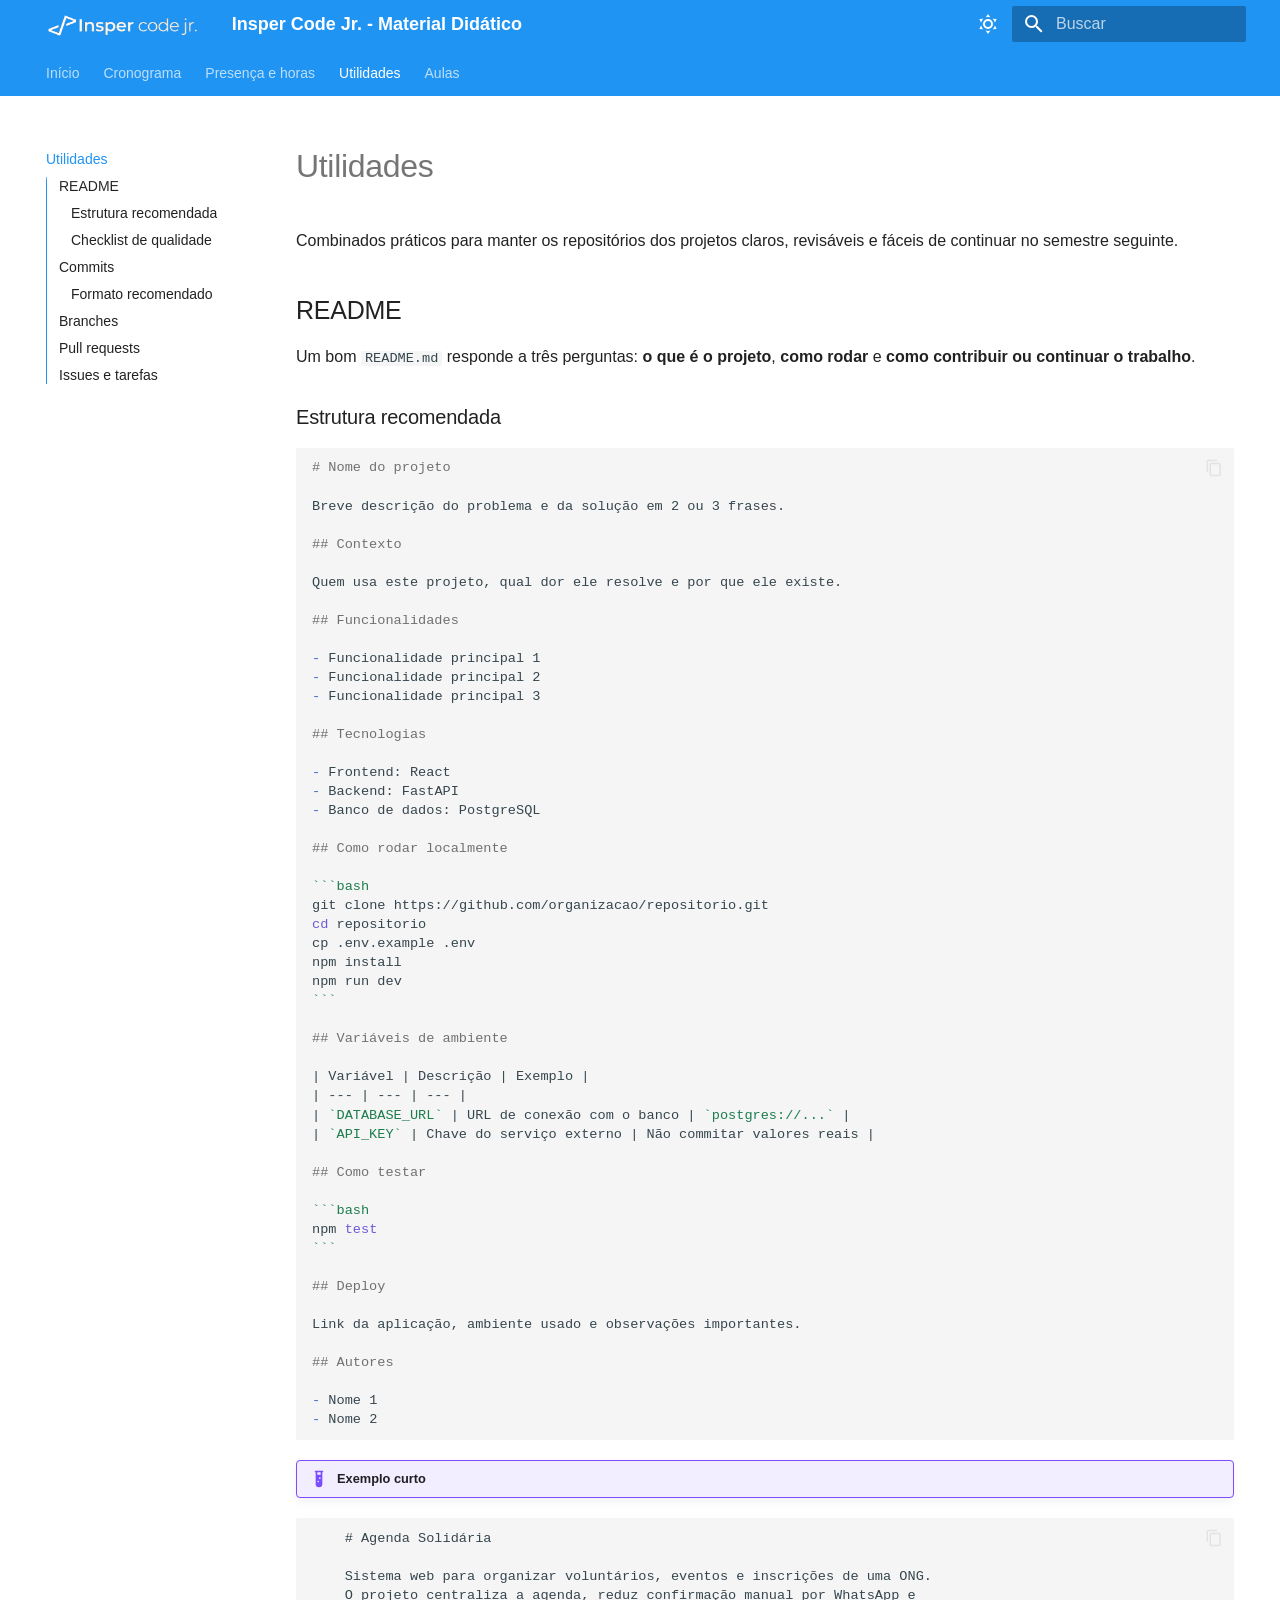
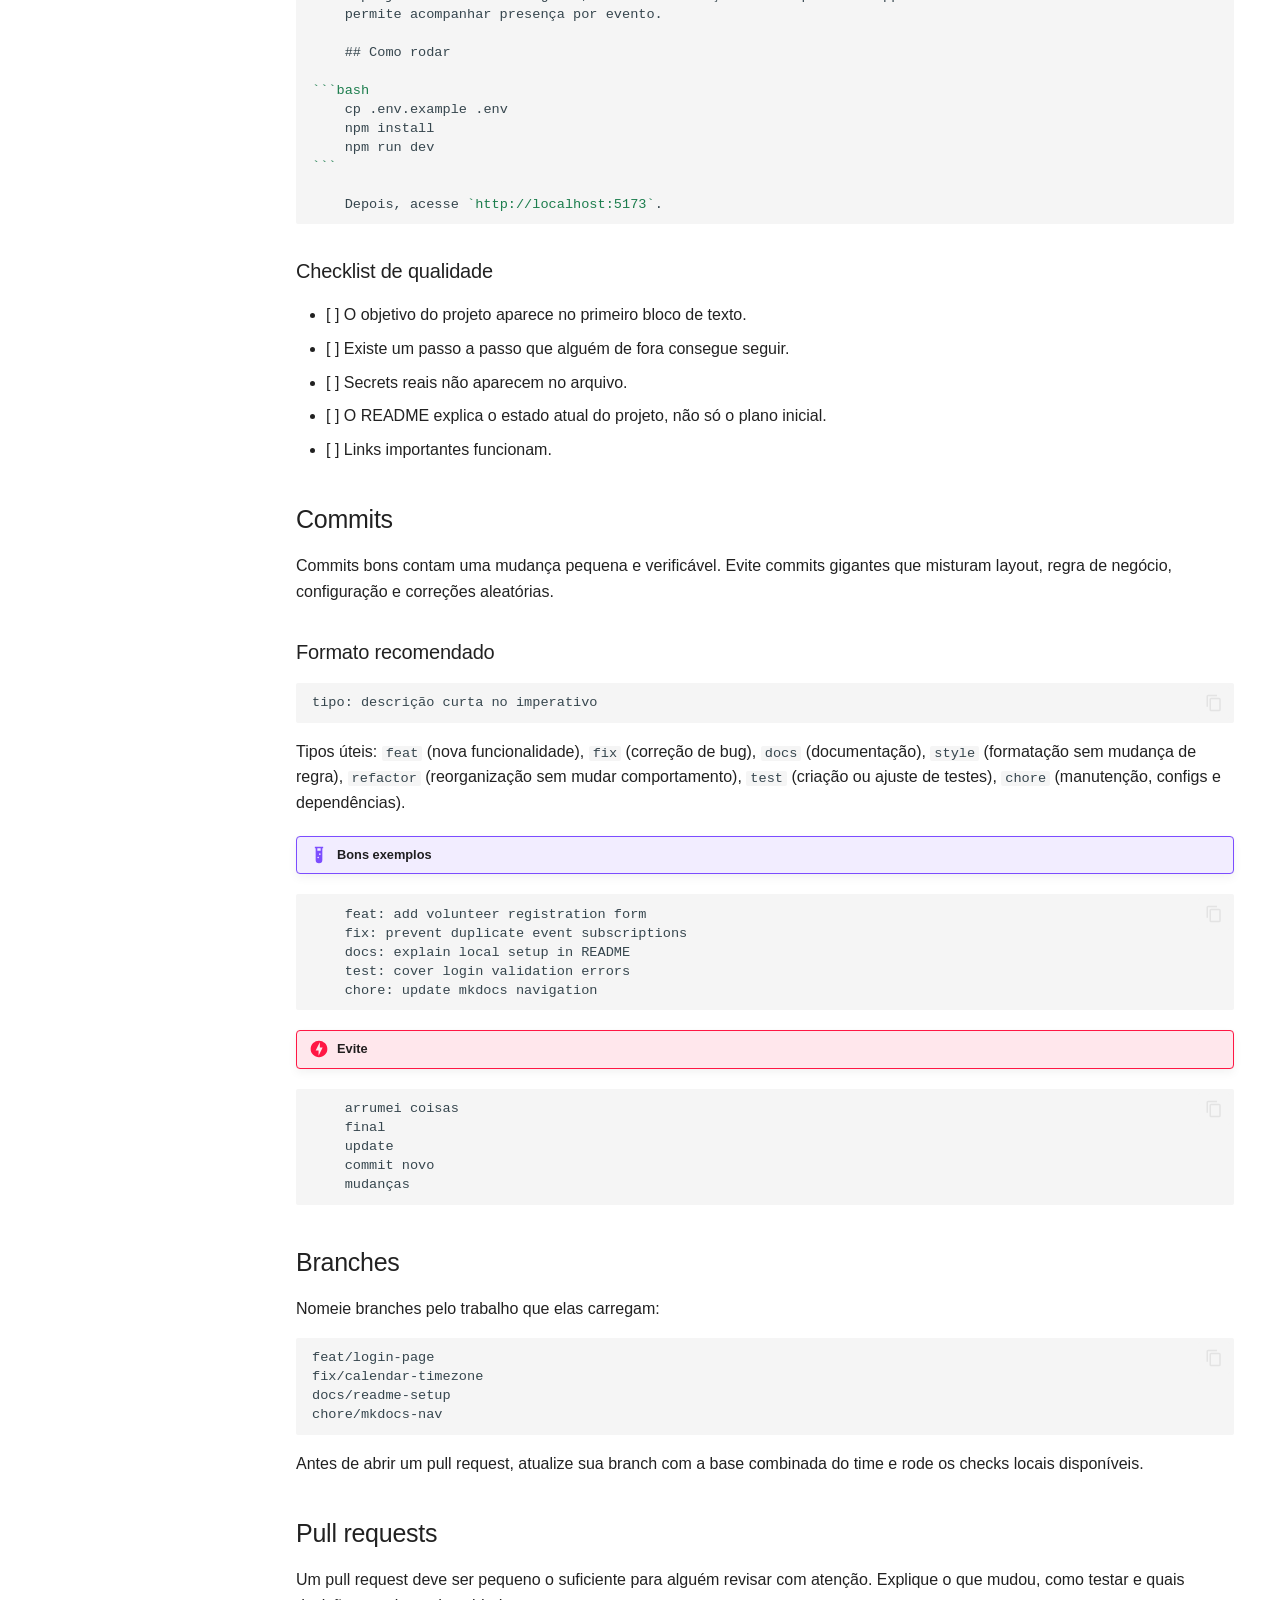
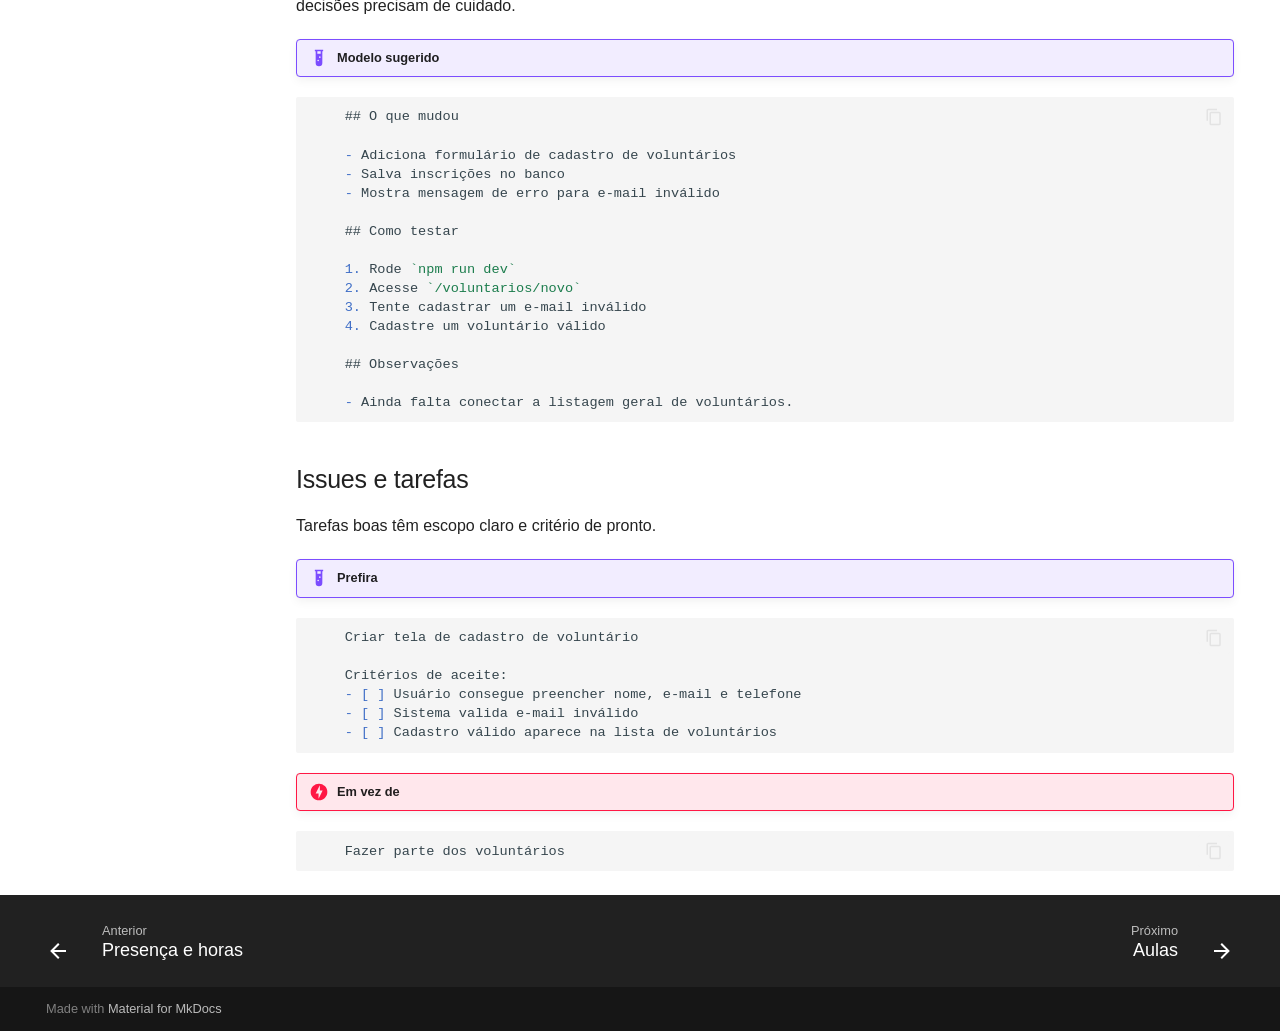
<file: etiqueta/index.html>
<!doctype html>
<html lang="pt" class="no-js">
  <head>
    
      <meta charset="utf-8">
      <meta name="viewport" content="width=device-width,initial-scale=1">
      
        <meta name="description" content="Material didático para os encontros da Insper Code Jr.">
      
      
        <meta name="author" content="Insper Code Jr.">
      
      
      
        <link rel="prev" href="../combinados/">
      
      
        <link rel="next" href="../aulas/">
      
      
        
      
      
      <link rel="icon" href="../img/favicon.ico">
      <meta name="generator" content="mkdocs-1.6.1, mkdocs-material-9.7.7">
    
    
      
        <title>Utilidades - Insper Code Jr. - Material Didático</title>
      
    
    
      <link rel="stylesheet" href="../assets/stylesheets/main.ec1eaa64.min.css">
      
        
        <link rel="stylesheet" href="../assets/stylesheets/palette.ab4e12ef.min.css">
      
      


    
    
      
    
    
      
    
    
      <link rel="stylesheet" href="../assets/stylesheets/toc-dropdown.css">
    
    <script>__md_scope=new URL("..",location),__md_hash=e=>[...e].reduce(((e,_)=>(e<<5)-e+_.charCodeAt(0)),0),__md_get=(e,_=localStorage,t=__md_scope)=>JSON.parse(_.getItem(t.pathname+"."+e)),__md_set=(e,_,t=localStorage,a=__md_scope)=>{try{t.setItem(a.pathname+"."+e,JSON.stringify(_))}catch(e){}}</script>
    
      

    
    
  </head>
  
  
    
    
      
    
    
    
    
    <body dir="ltr" data-md-color-scheme="default" data-md-color-primary="blue" data-md-color-accent="blue">
  
    
    <input class="md-toggle" data-md-toggle="drawer" type="checkbox" id="__drawer" autocomplete="off">
    <input class="md-toggle" data-md-toggle="search" type="checkbox" id="__search" autocomplete="off">
    <label class="md-overlay" for="__drawer"></label>
    <div data-md-component="skip">
      
        
        <a href="#utilidades" class="md-skip">
          Pular para conteúdo
        </a>
      
    </div>
    <div data-md-component="announce">
      
    </div>
    
    
      

<header class="md-header" data-md-component="header">
  <nav class="md-header__inner md-grid" aria-label="Cabeçalho">
    <a href=".." title="Insper Code Jr. - Material Didático" class="md-header__button md-logo" aria-label="Insper Code Jr. - Material Didático" data-md-component="logo">
      
  <img src="../img/back.png" alt="logo">

    </a>
    <label class="md-header__button md-icon" for="__drawer">
      
      <svg xmlns="http://www.w3.org/2000/svg" viewBox="0 0 24 24"><path d="M3 6h18v2H3zm0 5h18v2H3zm0 5h18v2H3z"/></svg>
    </label>
    <div class="md-header__title" data-md-component="header-title">
      <div class="md-header__ellipsis">
        <div class="md-header__topic">
          <span class="md-ellipsis">
            Insper Code Jr. - Material Didático
          </span>
        </div>
        <div class="md-header__topic" data-md-component="header-topic">
          <span class="md-ellipsis">
            
              Utilidades
            
          </span>
        </div>
      </div>
    </div>
    
      
        <form class="md-header__option" data-md-component="palette">
  
    
    
    
    <input class="md-option" data-md-color-media="" data-md-color-scheme="default" data-md-color-primary="blue" data-md-color-accent="blue"  aria-label="Mudar para modo escuro"  type="radio" name="__palette" id="__palette_0">
    
      <label class="md-header__button md-icon" title="Mudar para modo escuro" for="__palette_1" hidden>
        <svg xmlns="http://www.w3.org/2000/svg" viewBox="0 0 24 24"><path d="M12 7a5 5 0 0 1 5 5 5 5 0 0 1-5 5 5 5 0 0 1-5-5 5 5 0 0 1 5-5m0 2a3 3 0 0 0-3 3 3 3 0 0 0 3 3 3 3 0 0 0 3-3 3 3 0 0 0-3-3m0-7 2.39 3.42C13.65 5.15 12.84 5 12 5s-1.65.15-2.39.42zM3.34 7l4.16-.35A7.2 7.2 0 0 0 5.94 8.5c-.44.74-.69 1.5-.83 2.29zm.02 10 1.76-3.77a7.131 7.131 0 0 0 2.38 4.14zM20.65 7l-1.77 3.79a7.02 7.02 0 0 0-2.38-4.15zm-.01 10-4.14.36c.59-.51 1.12-1.14 1.54-1.86.42-.73.69-1.5.83-2.29zM12 22l-2.41-3.44c.74.27 1.55.44 2.41.44.82 0 1.63-.17 2.37-.44z"/></svg>
      </label>
    
  
    
    
    
    <input class="md-option" data-md-color-media="" data-md-color-scheme="slate" data-md-color-primary="blue" data-md-color-accent="blue"  aria-label="Mudar para modo claro"  type="radio" name="__palette" id="__palette_1">
    
      <label class="md-header__button md-icon" title="Mudar para modo claro" for="__palette_0" hidden>
        <svg xmlns="http://www.w3.org/2000/svg" viewBox="0 0 24 24"><path d="m17.75 4.09-2.53 1.94.91 3.06-2.63-1.81-2.63 1.81.91-3.06-2.53-1.94L12.44 4l1.06-3 1.06 3zm3.5 6.91-1.64 1.25.59 1.98-1.7-1.17-1.7 1.17.59-1.98L15.75 11l2.06-.05L18.5 9l.69 1.95zm-2.28 4.95c.83-.08 1.72 1.1 1.19 1.85-.32.45-.66.87-1.08 1.27C15.17 23 8.84 23 4.94 19.07c-3.91-3.9-3.91-10.24 0-14.14.4-.4.82-.76 1.27-1.08.75-.53 1.93.36 1.85 1.19-.27 2.86.69 5.83 2.89 8.02a9.96 9.96 0 0 0 8.02 2.89m-1.64 2.02a12.08 12.08 0 0 1-7.8-3.47c-2.17-2.19-3.33-5-3.49-7.82-2.81 3.14-2.7 7.96.31 10.98 3.02 3.01 7.84 3.12 10.98.31"/></svg>
      </label>
    
  
</form>
      
    
    
      <script>var palette=__md_get("__palette");if(palette&&palette.color){if("(prefers-color-scheme)"===palette.color.media){var media=matchMedia("(prefers-color-scheme: light)"),input=document.querySelector(media.matches?"[data-md-color-media='(prefers-color-scheme: light)']":"[data-md-color-media='(prefers-color-scheme: dark)']");palette.color.media=input.getAttribute("data-md-color-media"),palette.color.scheme=input.getAttribute("data-md-color-scheme"),palette.color.primary=input.getAttribute("data-md-color-primary"),palette.color.accent=input.getAttribute("data-md-color-accent")}for(var[key,value]of Object.entries(palette.color))document.body.setAttribute("data-md-color-"+key,value)}</script>
    
    
    
      
      
        <label class="md-header__button md-icon" for="__search">
          
          <svg xmlns="http://www.w3.org/2000/svg" viewBox="0 0 24 24"><path d="M9.5 3A6.5 6.5 0 0 1 16 9.5c0 1.61-.59 3.09-1.56 4.23l.27.27h.79l5 5-1.5 1.5-5-5v-.79l-.27-.27A6.52 6.52 0 0 1 9.5 16 6.5 6.5 0 0 1 3 9.5 6.5 6.5 0 0 1 9.5 3m0 2C7 5 5 7 5 9.5S7 14 9.5 14 14 12 14 9.5 12 5 9.5 5"/></svg>
        </label>
        <div class="md-search" data-md-component="search" role="dialog">
  <label class="md-search__overlay" for="__search"></label>
  <div class="md-search__inner" role="search">
    <form class="md-search__form" name="search">
      <input type="text" class="md-search__input" name="query" aria-label="Buscar" placeholder="Buscar" autocapitalize="off" autocorrect="off" autocomplete="off" spellcheck="false" data-md-component="search-query" required>
      <label class="md-search__icon md-icon" for="__search">
        
        <svg xmlns="http://www.w3.org/2000/svg" viewBox="0 0 24 24"><path d="M9.5 3A6.5 6.5 0 0 1 16 9.5c0 1.61-.59 3.09-1.56 4.23l.27.27h.79l5 5-1.5 1.5-5-5v-.79l-.27-.27A6.52 6.52 0 0 1 9.5 16 6.5 6.5 0 0 1 3 9.5 6.5 6.5 0 0 1 9.5 3m0 2C7 5 5 7 5 9.5S7 14 9.5 14 14 12 14 9.5 12 5 9.5 5"/></svg>
        
        <svg xmlns="http://www.w3.org/2000/svg" viewBox="0 0 24 24"><path d="M20 11v2H8l5.5 5.5-1.42 1.42L4.16 12l7.92-7.92L13.5 5.5 8 11z"/></svg>
      </label>
      <nav class="md-search__options" aria-label="Pesquisar">
        
        <button type="reset" class="md-search__icon md-icon" title="Limpar" aria-label="Limpar" tabindex="-1">
          
          <svg xmlns="http://www.w3.org/2000/svg" viewBox="0 0 24 24"><path d="M19 6.41 17.59 5 12 10.59 6.41 5 5 6.41 10.59 12 5 17.59 6.41 19 12 13.41 17.59 19 19 17.59 13.41 12z"/></svg>
        </button>
      </nav>
      
        <div class="md-search__suggest" data-md-component="search-suggest"></div>
      
    </form>
    <div class="md-search__output">
      <div class="md-search__scrollwrap" tabindex="0" data-md-scrollfix>
        <div class="md-search-result" data-md-component="search-result">
          <div class="md-search-result__meta">
            Inicializando busca
          </div>
          <ol class="md-search-result__list" role="presentation"></ol>
        </div>
      </div>
    </div>
  </div>
</div>
      
    
    
  </nav>
  
</header>
    
    <div class="md-container" data-md-component="container">
      
      
        
          
            
<nav class="md-tabs" aria-label="Abas" data-md-component="tabs">
  <div class="md-grid">
    <ul class="md-tabs__list">
      
        
  
  
  
  
    <li class="md-tabs__item">
      <a href=".." class="md-tabs__link">
        
  
  
    
  
  Início

      </a>
    </li>
  

      
        
  
  
  
  
    
    
      <li class="md-tabs__item">
        <a href="../cronograma/" class="md-tabs__link">
          
  
  
  Cronograma

        </a>
      </li>
    
  

      
        
  
  
  
  
    <li class="md-tabs__item">
      <a href="../combinados/" class="md-tabs__link">
        
  
  
    
  
  Presença e horas

      </a>
    </li>
  

      
        
  
  
  
    
  
  
    <li class="md-tabs__item md-tabs__item--active">
      <a href="./" class="md-tabs__link">
        
  
  
    
  
  Utilidades

      </a>
    </li>
  

      
        
  
  
  
  
    <li class="md-tabs__item">
      <a href="../aulas/" class="md-tabs__link">
        
  
  
    
  
  Aulas

      </a>
    </li>
  

      
    </ul>
  </div>
</nav>
          
        
      
      <main class="md-main" data-md-component="main">
        <div class="md-main__inner md-grid">
          
            
              
              <div class="md-sidebar md-sidebar--primary" data-md-component="sidebar" data-md-type="navigation" >
                <div class="md-sidebar__scrollwrap">
                  <div class="md-sidebar__inner">
                    


  


  

<nav class="md-nav md-nav--primary md-nav--lifted md-nav--integrated" aria-label="Navegação" data-md-level="0">
  <label class="md-nav__title" for="__drawer">
    <a href=".." title="Insper Code Jr. - Material Didático" class="md-nav__button md-logo" aria-label="Insper Code Jr. - Material Didático" data-md-component="logo">
      
  <img src="../img/back.png" alt="logo">

    </a>
    Insper Code Jr. - Material Didático
  </label>
  
  <ul class="md-nav__list" data-md-scrollfix>
    
      
      
  
  
  
  
    <li class="md-nav__item">
      <a href=".." class="md-nav__link">
        
  
  
  <span class="md-ellipsis">
    
  
    Início
  

    
  </span>
  
  

      </a>
    </li>
  

    
      
      
  
  
  
  
    
    
    
    
      
      
        
      
    
    
    <li class="md-nav__item md-nav__item--nested">
      
        
        
        <input class="md-nav__toggle md-toggle " type="checkbox" id="__nav_2" >
        
          
          <label class="md-nav__link" for="__nav_2" id="__nav_2_label" tabindex="0">
            
  
  
  <span class="md-ellipsis">
    
  
    Cronograma
  

    
  </span>
  
  

            <span class="md-nav__icon md-icon"></span>
          </label>
        
        <nav class="md-nav" data-md-level="1" aria-labelledby="__nav_2_label" aria-expanded="false">
          <label class="md-nav__title" for="__nav_2">
            <span class="md-nav__icon md-icon"></span>
            
  
    Cronograma
  

          </label>
          <ul class="md-nav__list" data-md-scrollfix>
            
              
                
  
  
  
  
    <li class="md-nav__item">
      <a href="../cronograma/" class="md-nav__link">
        
  
  
  <span class="md-ellipsis">
    
  
    Visão geral
  

    
  </span>
  
  

      </a>
    </li>
  

              
            
              
                
  
  
  
  
    <li class="md-nav__item">
      <a href="../reunioes/" class="md-nav__link">
        
  
  
  <span class="md-ellipsis">
    
  
    Entregáveis por reunião
  

    
  </span>
  
  

      </a>
    </li>
  

              
            
          </ul>
        </nav>
      
    </li>
  

    
      
      
  
  
  
  
    <li class="md-nav__item">
      <a href="../combinados/" class="md-nav__link">
        
  
  
  <span class="md-ellipsis">
    
  
    Presença e horas
  

    
  </span>
  
  

      </a>
    </li>
  

    
      
      
  
  
    
  
  
  
    <li class="md-nav__item md-nav__item--active">
      
      <input class="md-nav__toggle md-toggle" type="checkbox" id="__toc">
      
      
        
      
      
        <label class="md-nav__link md-nav__link--active" for="__toc">
          
  
  
  <span class="md-ellipsis">
    
  
    Utilidades
  

    
  </span>
  
  

          <span class="md-nav__icon md-icon"></span>
        </label>
      
      <a href="./" class="md-nav__link md-nav__link--active">
        
  
  
  <span class="md-ellipsis">
    
  
    Utilidades
  

    
  </span>
  
  

      </a>
      
        

<nav class="md-nav md-nav--secondary" aria-label="Índice">
  
  
  
    
  
  
    <label class="md-nav__title" for="__toc">
      <span class="md-nav__icon md-icon"></span>
      Índice
    </label>
    <ul class="md-nav__list" data-md-component="toc" data-md-scrollfix>
      
        <li class="md-nav__item">
  <a href="#readme" class="md-nav__link">
    <span class="md-ellipsis">
      
        README
      
    </span>
  </a>
  
    <nav class="md-nav" aria-label="README">
      <ul class="md-nav__list">
        
          <li class="md-nav__item">
  <a href="#estrutura-recomendada" class="md-nav__link">
    <span class="md-ellipsis">
      
        Estrutura recomendada
      
    </span>
  </a>
  
</li>
        
          <li class="md-nav__item">
  <a href="#checklist-de-qualidade" class="md-nav__link">
    <span class="md-ellipsis">
      
        Checklist de qualidade
      
    </span>
  </a>
  
</li>
        
      </ul>
    </nav>
  
</li>
      
        <li class="md-nav__item">
  <a href="#commits" class="md-nav__link">
    <span class="md-ellipsis">
      
        Commits
      
    </span>
  </a>
  
    <nav class="md-nav" aria-label="Commits">
      <ul class="md-nav__list">
        
          <li class="md-nav__item">
  <a href="#formato-recomendado" class="md-nav__link">
    <span class="md-ellipsis">
      
        Formato recomendado
      
    </span>
  </a>
  
</li>
        
      </ul>
    </nav>
  
</li>
      
        <li class="md-nav__item">
  <a href="#branches" class="md-nav__link">
    <span class="md-ellipsis">
      
        Branches
      
    </span>
  </a>
  
</li>
      
        <li class="md-nav__item">
  <a href="#pull-requests" class="md-nav__link">
    <span class="md-ellipsis">
      
        Pull requests
      
    </span>
  </a>
  
</li>
      
        <li class="md-nav__item">
  <a href="#issues-e-tarefas" class="md-nav__link">
    <span class="md-ellipsis">
      
        Issues e tarefas
      
    </span>
  </a>
  
</li>
      
    </ul>
  
</nav>
      
    </li>
  

    
      
      
  
  
  
  
    <li class="md-nav__item">
      <a href="../aulas/" class="md-nav__link">
        
  
  
  <span class="md-ellipsis">
    
  
    Aulas
  

    
  </span>
  
  

      </a>
    </li>
  

    
  </ul>
</nav>
                  </div>
                </div>
              </div>
            
            
          
          
            <div class="md-content" data-md-component="content">
              
              <article class="md-content__inner md-typeset">
                
                  



<h1 id="utilidades">Utilidades<a class="headerlink" href="#utilidades" title="Permanent link">&para;</a></h1>
<p>Combinados práticos para manter os repositórios dos projetos claros,
revisáveis e fáceis de continuar no semestre seguinte.</p>
<h2 id="readme">README<a class="headerlink" href="#readme" title="Permanent link">&para;</a></h2>
<p>Um bom <code>README.md</code> responde a três perguntas: <strong>o que é o projeto</strong>, <strong>como
rodar</strong> e <strong>como contribuir ou continuar o trabalho</strong>.</p>
<h3 id="estrutura-recomendada">Estrutura recomendada<a class="headerlink" href="#estrutura-recomendada" title="Permanent link">&para;</a></h3>
<div class="highlight"><pre><span></span><code><a id="__codelineno-0-1" name="__codelineno-0-1" href="#__codelineno-0-1"></a><span class="gh"># Nome do projeto</span>
<a id="__codelineno-0-2" name="__codelineno-0-2" href="#__codelineno-0-2"></a>
<a id="__codelineno-0-3" name="__codelineno-0-3" href="#__codelineno-0-3"></a>Breve descrição do problema e da solução em 2 ou 3 frases.
<a id="__codelineno-0-4" name="__codelineno-0-4" href="#__codelineno-0-4"></a>
<a id="__codelineno-0-5" name="__codelineno-0-5" href="#__codelineno-0-5"></a><span class="gu">## Contexto</span>
<a id="__codelineno-0-6" name="__codelineno-0-6" href="#__codelineno-0-6"></a>
<a id="__codelineno-0-7" name="__codelineno-0-7" href="#__codelineno-0-7"></a>Quem usa este projeto, qual dor ele resolve e por que ele existe.
<a id="__codelineno-0-8" name="__codelineno-0-8" href="#__codelineno-0-8"></a>
<a id="__codelineno-0-9" name="__codelineno-0-9" href="#__codelineno-0-9"></a><span class="gu">## Funcionalidades</span>
<a id="__codelineno-0-10" name="__codelineno-0-10" href="#__codelineno-0-10"></a>
<a id="__codelineno-0-11" name="__codelineno-0-11" href="#__codelineno-0-11"></a><span class="k">-</span><span class="w"> </span>Funcionalidade principal 1
<a id="__codelineno-0-12" name="__codelineno-0-12" href="#__codelineno-0-12"></a><span class="k">-</span><span class="w"> </span>Funcionalidade principal 2
<a id="__codelineno-0-13" name="__codelineno-0-13" href="#__codelineno-0-13"></a><span class="k">-</span><span class="w"> </span>Funcionalidade principal 3
<a id="__codelineno-0-14" name="__codelineno-0-14" href="#__codelineno-0-14"></a>
<a id="__codelineno-0-15" name="__codelineno-0-15" href="#__codelineno-0-15"></a><span class="gu">## Tecnologias</span>
<a id="__codelineno-0-16" name="__codelineno-0-16" href="#__codelineno-0-16"></a>
<a id="__codelineno-0-17" name="__codelineno-0-17" href="#__codelineno-0-17"></a><span class="k">-</span><span class="w"> </span>Frontend: React
<a id="__codelineno-0-18" name="__codelineno-0-18" href="#__codelineno-0-18"></a><span class="k">-</span><span class="w"> </span>Backend: FastAPI
<a id="__codelineno-0-19" name="__codelineno-0-19" href="#__codelineno-0-19"></a><span class="k">-</span><span class="w"> </span>Banco de dados: PostgreSQL
<a id="__codelineno-0-20" name="__codelineno-0-20" href="#__codelineno-0-20"></a>
<a id="__codelineno-0-21" name="__codelineno-0-21" href="#__codelineno-0-21"></a><span class="gu">## Como rodar localmente</span>
<a id="__codelineno-0-22" name="__codelineno-0-22" href="#__codelineno-0-22"></a>
<a id="__codelineno-0-23" name="__codelineno-0-23" href="#__codelineno-0-23"></a><span class="sb">```bash</span>
<a id="__codelineno-0-24" name="__codelineno-0-24" href="#__codelineno-0-24"></a>git<span class="w"> </span>clone<span class="w"> </span>https://github.com/organizacao/repositorio.git
<a id="__codelineno-0-25" name="__codelineno-0-25" href="#__codelineno-0-25"></a><span class="nb">cd</span><span class="w"> </span>repositorio
<a id="__codelineno-0-26" name="__codelineno-0-26" href="#__codelineno-0-26"></a>cp<span class="w"> </span>.env.example<span class="w"> </span>.env
<a id="__codelineno-0-27" name="__codelineno-0-27" href="#__codelineno-0-27"></a>npm<span class="w"> </span>install
<a id="__codelineno-0-28" name="__codelineno-0-28" href="#__codelineno-0-28"></a>npm<span class="w"> </span>run<span class="w"> </span>dev
<a id="__codelineno-0-29" name="__codelineno-0-29" href="#__codelineno-0-29"></a><span class="sb">```</span>
<a id="__codelineno-0-30" name="__codelineno-0-30" href="#__codelineno-0-30"></a>
<a id="__codelineno-0-31" name="__codelineno-0-31" href="#__codelineno-0-31"></a><span class="gu">## Variáveis de ambiente</span>
<a id="__codelineno-0-32" name="__codelineno-0-32" href="#__codelineno-0-32"></a>
<a id="__codelineno-0-33" name="__codelineno-0-33" href="#__codelineno-0-33"></a>| Variável | Descrição | Exemplo |
<a id="__codelineno-0-34" name="__codelineno-0-34" href="#__codelineno-0-34"></a>| --- | --- | --- |
<a id="__codelineno-0-35" name="__codelineno-0-35" href="#__codelineno-0-35"></a>| <span class="sb">`DATABASE_URL`</span> | URL de conexão com o banco | <span class="sb">`postgres://...`</span> |
<a id="__codelineno-0-36" name="__codelineno-0-36" href="#__codelineno-0-36"></a>| <span class="sb">`API_KEY`</span> | Chave do serviço externo | Não commitar valores reais |
<a id="__codelineno-0-37" name="__codelineno-0-37" href="#__codelineno-0-37"></a>
<a id="__codelineno-0-38" name="__codelineno-0-38" href="#__codelineno-0-38"></a><span class="gu">## Como testar</span>
<a id="__codelineno-0-39" name="__codelineno-0-39" href="#__codelineno-0-39"></a>
<a id="__codelineno-0-40" name="__codelineno-0-40" href="#__codelineno-0-40"></a><span class="sb">```bash</span>
<a id="__codelineno-0-41" name="__codelineno-0-41" href="#__codelineno-0-41"></a>npm<span class="w"> </span><span class="nb">test</span>
<a id="__codelineno-0-42" name="__codelineno-0-42" href="#__codelineno-0-42"></a><span class="sb">```</span>
<a id="__codelineno-0-43" name="__codelineno-0-43" href="#__codelineno-0-43"></a>
<a id="__codelineno-0-44" name="__codelineno-0-44" href="#__codelineno-0-44"></a><span class="gu">## Deploy</span>
<a id="__codelineno-0-45" name="__codelineno-0-45" href="#__codelineno-0-45"></a>
<a id="__codelineno-0-46" name="__codelineno-0-46" href="#__codelineno-0-46"></a>Link da aplicação, ambiente usado e observações importantes.
<a id="__codelineno-0-47" name="__codelineno-0-47" href="#__codelineno-0-47"></a>
<a id="__codelineno-0-48" name="__codelineno-0-48" href="#__codelineno-0-48"></a><span class="gu">## Autores</span>
<a id="__codelineno-0-49" name="__codelineno-0-49" href="#__codelineno-0-49"></a>
<a id="__codelineno-0-50" name="__codelineno-0-50" href="#__codelineno-0-50"></a><span class="k">-</span><span class="w"> </span>Nome 1
<a id="__codelineno-0-51" name="__codelineno-0-51" href="#__codelineno-0-51"></a><span class="k">-</span><span class="w"> </span>Nome 2
</code></pre></div>
<div class="admonition example">
<p class="admonition-title">Exemplo curto</p>
</div>
<div class="highlight"><pre><span></span><code><a id="__codelineno-1-1" name="__codelineno-1-1" href="#__codelineno-1-1"></a>    # Agenda Solidária
<a id="__codelineno-1-2" name="__codelineno-1-2" href="#__codelineno-1-2"></a>
<a id="__codelineno-1-3" name="__codelineno-1-3" href="#__codelineno-1-3"></a>    Sistema web para organizar voluntários, eventos e inscrições de uma ONG.
<a id="__codelineno-1-4" name="__codelineno-1-4" href="#__codelineno-1-4"></a>    O projeto centraliza a agenda, reduz confirmação manual por WhatsApp e
<a id="__codelineno-1-5" name="__codelineno-1-5" href="#__codelineno-1-5"></a>    permite acompanhar presença por evento.
<a id="__codelineno-1-6" name="__codelineno-1-6" href="#__codelineno-1-6"></a>
<a id="__codelineno-1-7" name="__codelineno-1-7" href="#__codelineno-1-7"></a>    ## Como rodar
<a id="__codelineno-1-8" name="__codelineno-1-8" href="#__codelineno-1-8"></a>
<a id="__codelineno-1-9" name="__codelineno-1-9" href="#__codelineno-1-9"></a><span class="sb">```bash</span>
<a id="__codelineno-1-10" name="__codelineno-1-10" href="#__codelineno-1-10"></a><span class="w">    </span>cp<span class="w"> </span>.env.example<span class="w"> </span>.env
<a id="__codelineno-1-11" name="__codelineno-1-11" href="#__codelineno-1-11"></a><span class="w">    </span>npm<span class="w"> </span>install
<a id="__codelineno-1-12" name="__codelineno-1-12" href="#__codelineno-1-12"></a><span class="w">    </span>npm<span class="w"> </span>run<span class="w"> </span>dev
<a id="__codelineno-1-13" name="__codelineno-1-13" href="#__codelineno-1-13"></a><span class="sb">```</span>
<a id="__codelineno-1-14" name="__codelineno-1-14" href="#__codelineno-1-14"></a>
<a id="__codelineno-1-15" name="__codelineno-1-15" href="#__codelineno-1-15"></a>    Depois, acesse <span class="sb">`http://localhost:5173`</span>.
</code></pre></div>
<h3 id="checklist-de-qualidade">Checklist de qualidade<a class="headerlink" href="#checklist-de-qualidade" title="Permanent link">&para;</a></h3>
<ul>
<li>[ ] O objetivo do projeto aparece no primeiro bloco de texto.</li>
<li>[ ] Existe um passo a passo que alguém de fora consegue seguir.</li>
<li>[ ] Secrets reais não aparecem no arquivo.</li>
<li>[ ] O README explica o estado atual do projeto, não só o plano inicial.</li>
<li>[ ] Links importantes funcionam.</li>
</ul>
<h2 id="commits">Commits<a class="headerlink" href="#commits" title="Permanent link">&para;</a></h2>
<p>Commits bons contam uma mudança pequena e verificável. Evite commits
gigantes que misturam layout, regra de negócio, configuração e correções
aleatórias.</p>
<h3 id="formato-recomendado">Formato recomendado<a class="headerlink" href="#formato-recomendado" title="Permanent link">&para;</a></h3>
<div class="highlight"><pre><span></span><code><a id="__codelineno-2-1" name="__codelineno-2-1" href="#__codelineno-2-1"></a>tipo: descrição curta no imperativo
</code></pre></div>
<p>Tipos úteis: <code>feat</code> (nova funcionalidade), <code>fix</code> (correção de bug), <code>docs</code>
(documentação), <code>style</code> (formatação sem mudança de regra), <code>refactor</code>
(reorganização sem mudar comportamento), <code>test</code> (criação ou ajuste de
testes), <code>chore</code> (manutenção, configs e dependências).</p>
<div class="admonition example">
<p class="admonition-title">Bons exemplos</p>
</div>
<div class="highlight"><pre><span></span><code><a id="__codelineno-3-1" name="__codelineno-3-1" href="#__codelineno-3-1"></a>    feat: add volunteer registration form
<a id="__codelineno-3-2" name="__codelineno-3-2" href="#__codelineno-3-2"></a>    fix: prevent duplicate event subscriptions
<a id="__codelineno-3-3" name="__codelineno-3-3" href="#__codelineno-3-3"></a>    docs: explain local setup in README
<a id="__codelineno-3-4" name="__codelineno-3-4" href="#__codelineno-3-4"></a>    test: cover login validation errors
<a id="__codelineno-3-5" name="__codelineno-3-5" href="#__codelineno-3-5"></a>    chore: update mkdocs navigation
</code></pre></div>
<div class="admonition danger">
<p class="admonition-title">Evite</p>
</div>
<div class="highlight"><pre><span></span><code><a id="__codelineno-4-1" name="__codelineno-4-1" href="#__codelineno-4-1"></a>    arrumei coisas
<a id="__codelineno-4-2" name="__codelineno-4-2" href="#__codelineno-4-2"></a>    final
<a id="__codelineno-4-3" name="__codelineno-4-3" href="#__codelineno-4-3"></a>    update
<a id="__codelineno-4-4" name="__codelineno-4-4" href="#__codelineno-4-4"></a>    commit novo
<a id="__codelineno-4-5" name="__codelineno-4-5" href="#__codelineno-4-5"></a>    mudanças
</code></pre></div>
<h2 id="branches">Branches<a class="headerlink" href="#branches" title="Permanent link">&para;</a></h2>
<p>Nomeie branches pelo trabalho que elas carregam:</p>
<div class="highlight"><pre><span></span><code><a id="__codelineno-5-1" name="__codelineno-5-1" href="#__codelineno-5-1"></a>feat/login-page
<a id="__codelineno-5-2" name="__codelineno-5-2" href="#__codelineno-5-2"></a>fix/calendar-timezone
<a id="__codelineno-5-3" name="__codelineno-5-3" href="#__codelineno-5-3"></a>docs/readme-setup
<a id="__codelineno-5-4" name="__codelineno-5-4" href="#__codelineno-5-4"></a>chore/mkdocs-nav
</code></pre></div>
<p>Antes de abrir um pull request, atualize sua branch com a base combinada do
time e rode os checks locais disponíveis.</p>
<h2 id="pull-requests">Pull requests<a class="headerlink" href="#pull-requests" title="Permanent link">&para;</a></h2>
<p>Um pull request deve ser pequeno o suficiente para alguém revisar com
atenção. Explique o que mudou, como testar e quais decisões precisam de
cuidado.</p>
<div class="admonition example">
<p class="admonition-title">Modelo sugerido</p>
</div>
<div class="highlight"><pre><span></span><code><a id="__codelineno-6-1" name="__codelineno-6-1" href="#__codelineno-6-1"></a>    ## O que mudou
<a id="__codelineno-6-2" name="__codelineno-6-2" href="#__codelineno-6-2"></a>
<a id="__codelineno-6-3" name="__codelineno-6-3" href="#__codelineno-6-3"></a><span class="w">    </span><span class="k">-</span><span class="w"> </span>Adiciona formulário de cadastro de voluntários
<a id="__codelineno-6-4" name="__codelineno-6-4" href="#__codelineno-6-4"></a><span class="w">    </span><span class="k">-</span><span class="w"> </span>Salva inscrições no banco
<a id="__codelineno-6-5" name="__codelineno-6-5" href="#__codelineno-6-5"></a><span class="w">    </span><span class="k">-</span><span class="w"> </span>Mostra mensagem de erro para e-mail inválido
<a id="__codelineno-6-6" name="__codelineno-6-6" href="#__codelineno-6-6"></a>
<a id="__codelineno-6-7" name="__codelineno-6-7" href="#__codelineno-6-7"></a>    ## Como testar
<a id="__codelineno-6-8" name="__codelineno-6-8" href="#__codelineno-6-8"></a>
<a id="__codelineno-6-9" name="__codelineno-6-9" href="#__codelineno-6-9"></a><span class="w">    </span><span class="k">1.</span> Rode <span class="sb">`npm run dev`</span>
<a id="__codelineno-6-10" name="__codelineno-6-10" href="#__codelineno-6-10"></a><span class="w">    </span><span class="k">2.</span> Acesse <span class="sb">`/voluntarios/novo`</span>
<a id="__codelineno-6-11" name="__codelineno-6-11" href="#__codelineno-6-11"></a><span class="w">    </span><span class="k">3.</span> Tente cadastrar um e-mail inválido
<a id="__codelineno-6-12" name="__codelineno-6-12" href="#__codelineno-6-12"></a><span class="w">    </span><span class="k">4.</span> Cadastre um voluntário válido
<a id="__codelineno-6-13" name="__codelineno-6-13" href="#__codelineno-6-13"></a>
<a id="__codelineno-6-14" name="__codelineno-6-14" href="#__codelineno-6-14"></a>    ## Observações
<a id="__codelineno-6-15" name="__codelineno-6-15" href="#__codelineno-6-15"></a>
<a id="__codelineno-6-16" name="__codelineno-6-16" href="#__codelineno-6-16"></a><span class="w">    </span><span class="k">-</span><span class="w"> </span>Ainda falta conectar a listagem geral de voluntários.
</code></pre></div>
<h2 id="issues-e-tarefas">Issues e tarefas<a class="headerlink" href="#issues-e-tarefas" title="Permanent link">&para;</a></h2>
<p>Tarefas boas têm escopo claro e critério de pronto.</p>
<div class="admonition example">
<p class="admonition-title">Prefira</p>
</div>
<div class="highlight"><pre><span></span><code><a id="__codelineno-7-1" name="__codelineno-7-1" href="#__codelineno-7-1"></a>    Criar tela de cadastro de voluntário
<a id="__codelineno-7-2" name="__codelineno-7-2" href="#__codelineno-7-2"></a>
<a id="__codelineno-7-3" name="__codelineno-7-3" href="#__codelineno-7-3"></a>    Critérios de aceite:
<a id="__codelineno-7-4" name="__codelineno-7-4" href="#__codelineno-7-4"></a><span class="w">    </span><span class="k">- [ ]</span> Usuário consegue preencher nome, e-mail e telefone
<a id="__codelineno-7-5" name="__codelineno-7-5" href="#__codelineno-7-5"></a><span class="w">    </span><span class="k">- [ ]</span> Sistema valida e-mail inválido
<a id="__codelineno-7-6" name="__codelineno-7-6" href="#__codelineno-7-6"></a><span class="w">    </span><span class="k">- [ ]</span> Cadastro válido aparece na lista de voluntários
</code></pre></div>
<div class="admonition danger">
<p class="admonition-title">Em vez de</p>
</div>
<div class="highlight"><pre><span></span><code><a id="__codelineno-8-1" name="__codelineno-8-1" href="#__codelineno-8-1"></a>    Fazer parte dos voluntários
</code></pre></div>












                
              </article>
            </div>
          
          
<script>var target=document.getElementById(location.hash.slice(1));target&&target.name&&(target.checked=target.name.startsWith("__tabbed_"))</script>
        </div>
        
          <button type="button" class="md-top md-icon" data-md-component="top" hidden>
  
  <svg xmlns="http://www.w3.org/2000/svg" viewBox="0 0 24 24"><path d="M13 20h-2V8l-5.5 5.5-1.42-1.42L12 4.16l7.92 7.92-1.42 1.42L13 8z"/></svg>
  Voltar para o topo
</button>
        
      </main>
      
        <footer class="md-footer">
  
    
      
      <nav class="md-footer__inner md-grid" aria-label="Rodapé" >
        
          
          <a href="../combinados/" class="md-footer__link md-footer__link--prev" aria-label="Anterior: Presença e horas">
            <div class="md-footer__button md-icon">
              
              <svg xmlns="http://www.w3.org/2000/svg" viewBox="0 0 24 24"><path d="M20 11v2H8l5.5 5.5-1.42 1.42L4.16 12l7.92-7.92L13.5 5.5 8 11z"/></svg>
            </div>
            <div class="md-footer__title">
              <span class="md-footer__direction">
                Anterior
              </span>
              <div class="md-ellipsis">
                Presença e horas
              </div>
            </div>
          </a>
        
        
          
          <a href="../aulas/" class="md-footer__link md-footer__link--next" aria-label="Próximo: Aulas">
            <div class="md-footer__title">
              <span class="md-footer__direction">
                Próximo
              </span>
              <div class="md-ellipsis">
                Aulas
              </div>
            </div>
            <div class="md-footer__button md-icon">
              
              <svg xmlns="http://www.w3.org/2000/svg" viewBox="0 0 24 24"><path d="M4 11v2h12l-5.5 5.5 1.42 1.42L19.84 12l-7.92-7.92L10.5 5.5 16 11z"/></svg>
            </div>
          </a>
        
      </nav>
    
  
  <div class="md-footer-meta md-typeset">
    <div class="md-footer-meta__inner md-grid">
      <div class="md-copyright">
  
  
    Made with
    <a href="https://squidfunk.github.io/mkdocs-material/" target="_blank" rel="noopener">
      Material for MkDocs
    </a>
  
</div>
      
    </div>
  </div>
</footer>
      
    </div>
    <div class="md-dialog" data-md-component="dialog">
      <div class="md-dialog__inner md-typeset"></div>
    </div>
    
    
    
      
      
      <script id="__config" type="application/json">{"annotate": null, "base": "..", "features": ["navigation.tabs", "navigation.sections", "navigation.top", "navigation.footer", "search.suggest", "search.highlight", "content.code.copy", "content.code.annotate", "toc.integrate"], "search": "../assets/javascripts/workers/search.2c215733.min.js", "tags": null, "translations": {"clipboard.copied": "Copiado para \u00e1rea de transfer\u00eancia", "clipboard.copy": "Copiar para \u00e1rea de transfer\u00eancia", "search.result.more.one": "mais 1 nesta p\u00e1gina", "search.result.more.other": "# mais nesta p\u00e1gina", "search.result.none": "Nenhum documento encontrado", "search.result.one": "1 documento encontrado", "search.result.other": "# documentos encontrados", "search.result.placeholder": "Digite para iniciar a busca", "search.result.term.missing": "Ausente", "select.version": "Selecione a vers\u00e3o"}, "version": null}</script>
    
    
      <script src="../assets/javascripts/bundle.d7400e89.min.js"></script>
      
        <script src="../assets/javascripts/toc-dropdown.js"></script>
      
    
  </body>
</html>
</file>
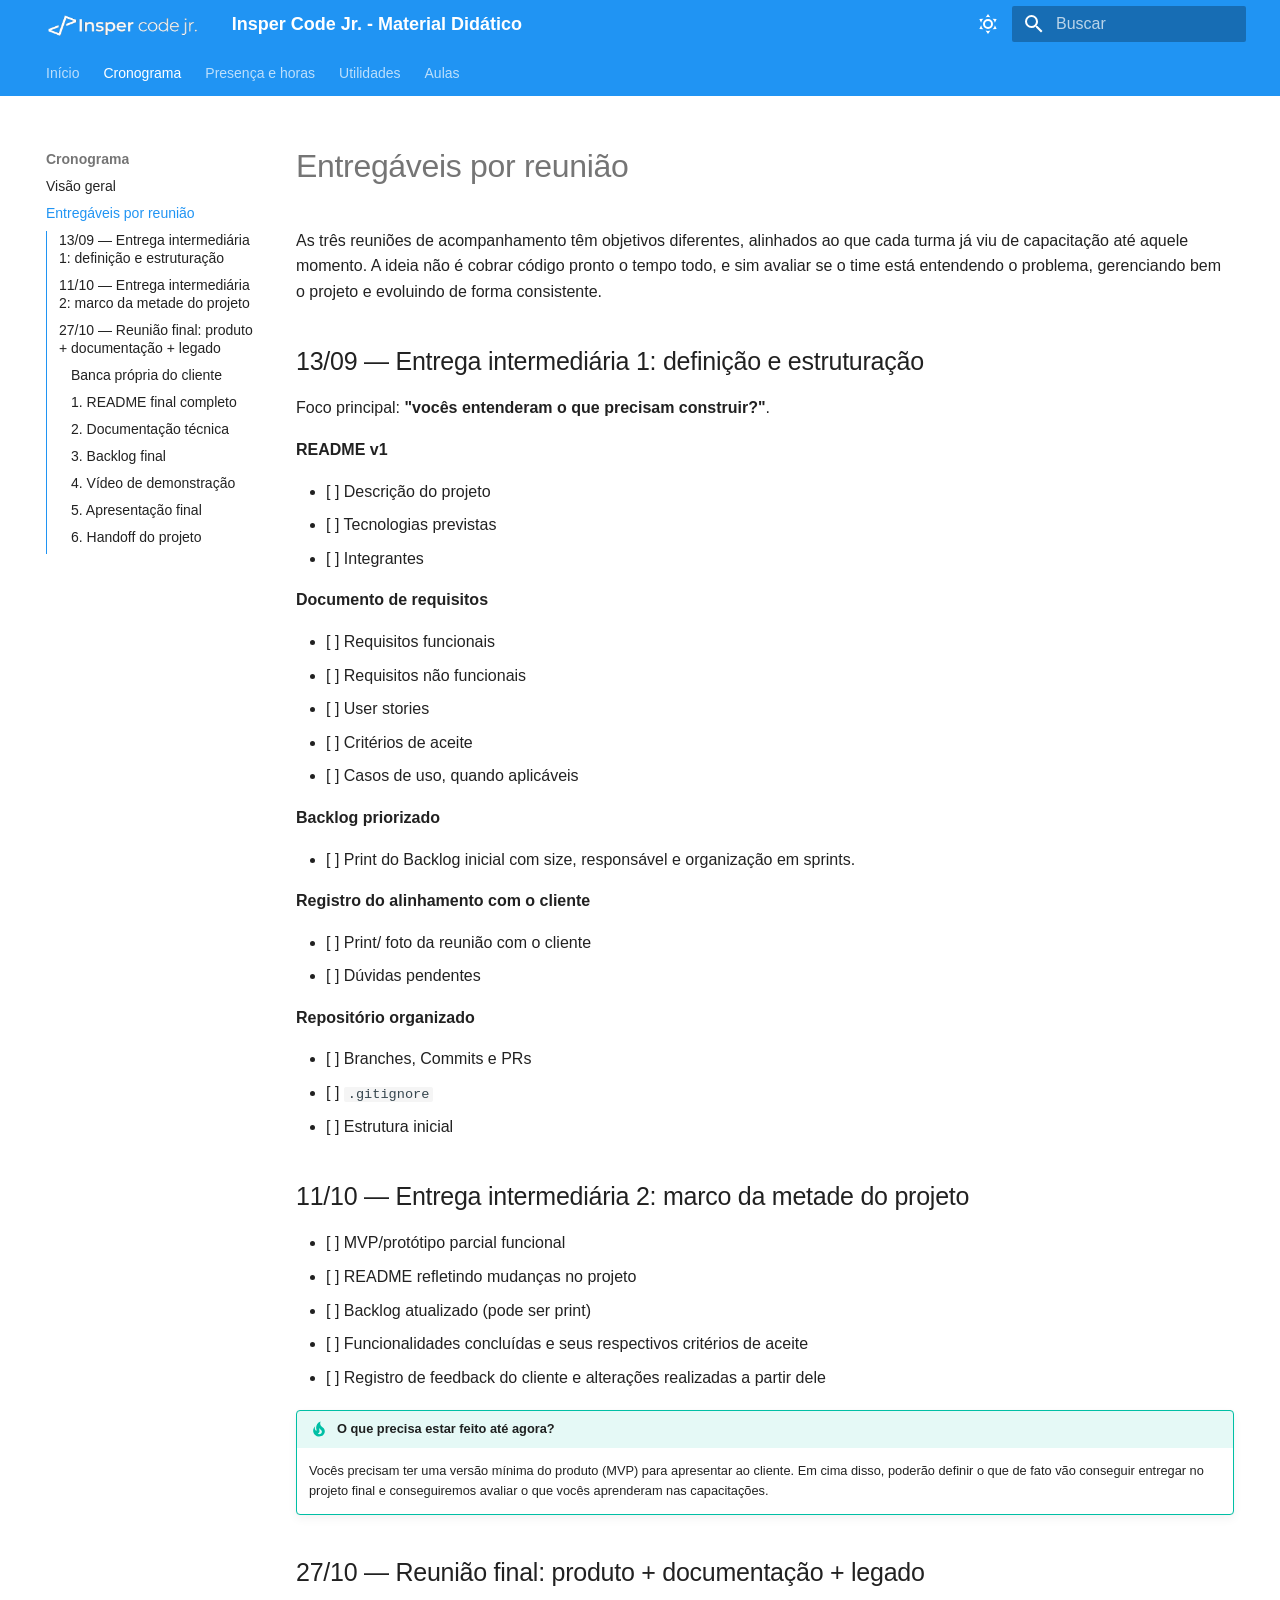
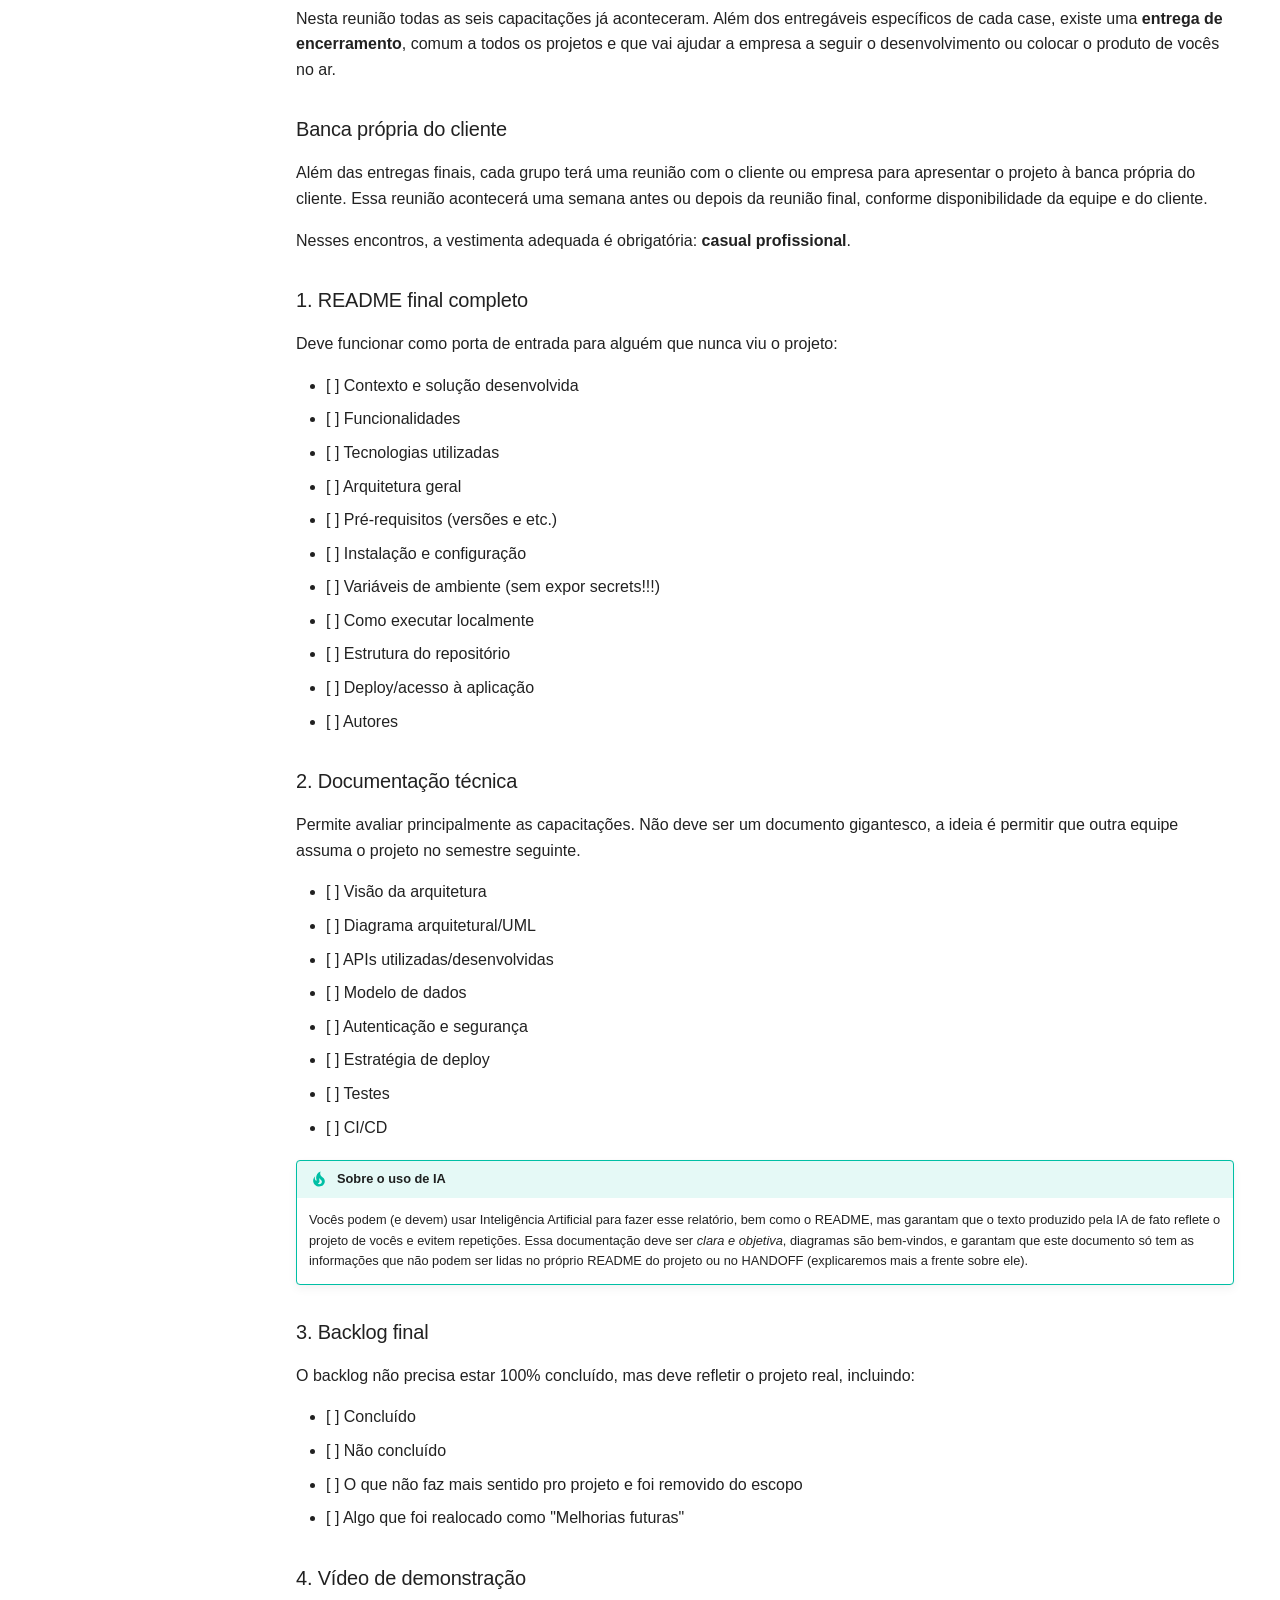
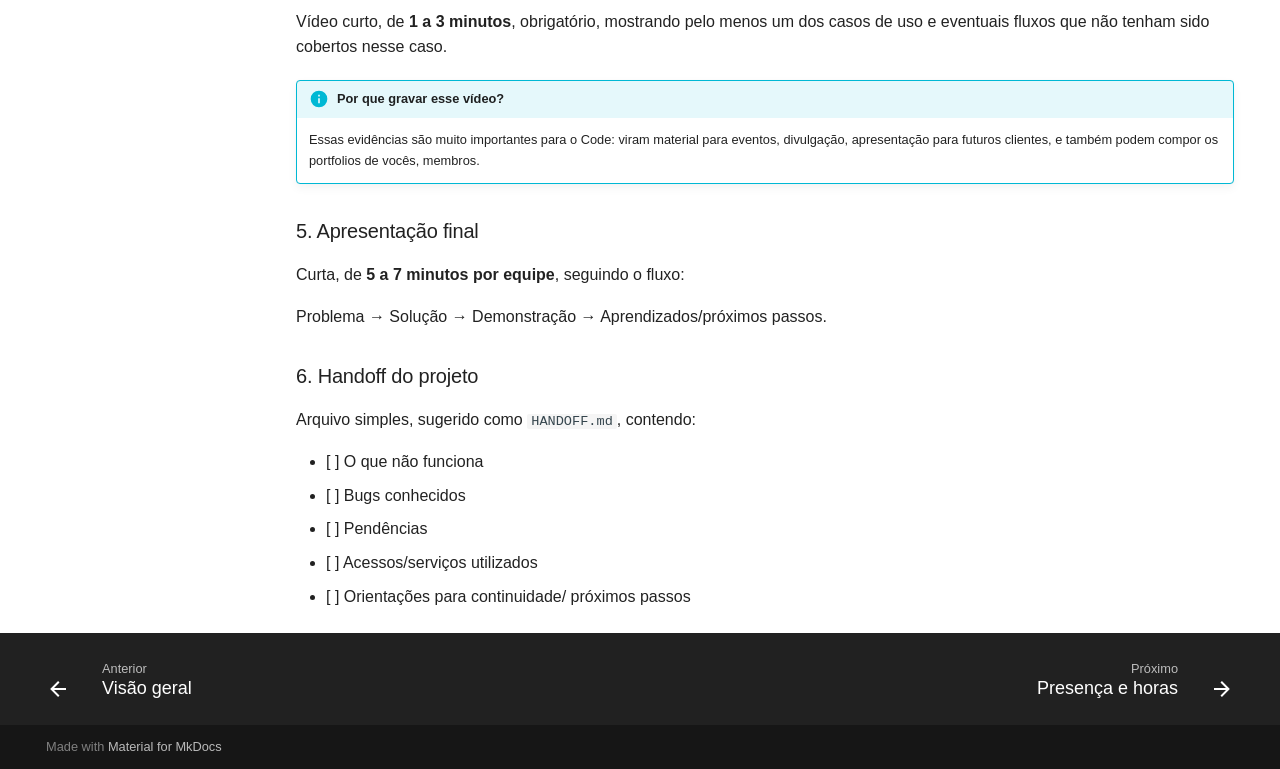
<file: reunioes/index.html>
<!doctype html>
<html lang="pt" class="no-js">
  <head>
    
      <meta charset="utf-8">
      <meta name="viewport" content="width=device-width,initial-scale=1">
      
        <meta name="description" content="Material didático para os encontros da Insper Code Jr.">
      
      
        <meta name="author" content="Insper Code Jr.">
      
      
      
        <link rel="prev" href="../cronograma/">
      
      
        <link rel="next" href="../combinados/">
      
      
        
      
      
      <link rel="icon" href="../img/favicon.ico">
      <meta name="generator" content="mkdocs-1.6.1, mkdocs-material-9.7.7">
    
    
      
        <title>Entregáveis por reunião - Insper Code Jr. - Material Didático</title>
      
    
    
      <link rel="stylesheet" href="../assets/stylesheets/main.ec1eaa64.min.css">
      
        
        <link rel="stylesheet" href="../assets/stylesheets/palette.ab4e12ef.min.css">
      
      


    
    
      
    
    
      
    
    
      <link rel="stylesheet" href="../assets/stylesheets/toc-dropdown.css">
    
    <script>__md_scope=new URL("..",location),__md_hash=e=>[...e].reduce(((e,_)=>(e<<5)-e+_.charCodeAt(0)),0),__md_get=(e,_=localStorage,t=__md_scope)=>JSON.parse(_.getItem(t.pathname+"."+e)),__md_set=(e,_,t=localStorage,a=__md_scope)=>{try{t.setItem(a.pathname+"."+e,JSON.stringify(_))}catch(e){}}</script>
    
      

    
    
  </head>
  
  
    
    
      
    
    
    
    
    <body dir="ltr" data-md-color-scheme="default" data-md-color-primary="blue" data-md-color-accent="blue">
  
    
    <input class="md-toggle" data-md-toggle="drawer" type="checkbox" id="__drawer" autocomplete="off">
    <input class="md-toggle" data-md-toggle="search" type="checkbox" id="__search" autocomplete="off">
    <label class="md-overlay" for="__drawer"></label>
    <div data-md-component="skip">
      
        
        <a href="#entregaveis-por-reuniao" class="md-skip">
          Pular para conteúdo
        </a>
      
    </div>
    <div data-md-component="announce">
      
    </div>
    
    
      

<header class="md-header" data-md-component="header">
  <nav class="md-header__inner md-grid" aria-label="Cabeçalho">
    <a href=".." title="Insper Code Jr. - Material Didático" class="md-header__button md-logo" aria-label="Insper Code Jr. - Material Didático" data-md-component="logo">
      
  <img src="../img/back.png" alt="logo">

    </a>
    <label class="md-header__button md-icon" for="__drawer">
      
      <svg xmlns="http://www.w3.org/2000/svg" viewBox="0 0 24 24"><path d="M3 6h18v2H3zm0 5h18v2H3zm0 5h18v2H3z"/></svg>
    </label>
    <div class="md-header__title" data-md-component="header-title">
      <div class="md-header__ellipsis">
        <div class="md-header__topic">
          <span class="md-ellipsis">
            Insper Code Jr. - Material Didático
          </span>
        </div>
        <div class="md-header__topic" data-md-component="header-topic">
          <span class="md-ellipsis">
            
              Entregáveis por reunião
            
          </span>
        </div>
      </div>
    </div>
    
      
        <form class="md-header__option" data-md-component="palette">
  
    
    
    
    <input class="md-option" data-md-color-media="" data-md-color-scheme="default" data-md-color-primary="blue" data-md-color-accent="blue"  aria-label="Mudar para modo escuro"  type="radio" name="__palette" id="__palette_0">
    
      <label class="md-header__button md-icon" title="Mudar para modo escuro" for="__palette_1" hidden>
        <svg xmlns="http://www.w3.org/2000/svg" viewBox="0 0 24 24"><path d="M12 7a5 5 0 0 1 5 5 5 5 0 0 1-5 5 5 5 0 0 1-5-5 5 5 0 0 1 5-5m0 2a3 3 0 0 0-3 3 3 3 0 0 0 3 3 3 3 0 0 0 3-3 3 3 0 0 0-3-3m0-7 2.39 3.42C13.65 5.15 12.84 5 12 5s-1.65.15-2.39.42zM3.34 7l4.16-.35A7.2 7.2 0 0 0 5.94 8.5c-.44.74-.69 1.5-.83 2.29zm.02 10 1.76-3.77a7.131 7.131 0 0 0 2.38 4.14zM20.65 7l-1.77 3.79a7.02 7.02 0 0 0-2.38-4.15zm-.01 10-4.14.36c.59-.51 1.12-1.14 1.54-1.86.42-.73.69-1.5.83-2.29zM12 22l-2.41-3.44c.74.27 1.55.44 2.41.44.82 0 1.63-.17 2.37-.44z"/></svg>
      </label>
    
  
    
    
    
    <input class="md-option" data-md-color-media="" data-md-color-scheme="slate" data-md-color-primary="blue" data-md-color-accent="blue"  aria-label="Mudar para modo claro"  type="radio" name="__palette" id="__palette_1">
    
      <label class="md-header__button md-icon" title="Mudar para modo claro" for="__palette_0" hidden>
        <svg xmlns="http://www.w3.org/2000/svg" viewBox="0 0 24 24"><path d="m17.75 4.09-2.53 1.94.91 3.06-2.63-1.81-2.63 1.81.91-3.06-2.53-1.94L12.44 4l1.06-3 1.06 3zm3.5 6.91-1.64 1.25.59 1.98-1.7-1.17-1.7 1.17.59-1.98L15.75 11l2.06-.05L18.5 9l.69 1.95zm-2.28 4.95c.83-.08 1.72 1.1 1.19 1.85-.32.45-.66.87-1.08 1.27C15.17 23 8.84 23 4.94 19.07c-3.91-3.9-3.91-10.24 0-14.14.4-.4.82-.76 1.27-1.08.75-.53 1.93.36 1.85 1.19-.27 2.86.69 5.83 2.89 8.02a9.96 9.96 0 0 0 8.02 2.89m-1.64 2.02a12.08 12.08 0 0 1-7.8-3.47c-2.17-2.19-3.33-5-3.49-7.82-2.81 3.14-2.7 7.96.31 10.98 3.02 3.01 7.84 3.12 10.98.31"/></svg>
      </label>
    
  
</form>
      
    
    
      <script>var palette=__md_get("__palette");if(palette&&palette.color){if("(prefers-color-scheme)"===palette.color.media){var media=matchMedia("(prefers-color-scheme: light)"),input=document.querySelector(media.matches?"[data-md-color-media='(prefers-color-scheme: light)']":"[data-md-color-media='(prefers-color-scheme: dark)']");palette.color.media=input.getAttribute("data-md-color-media"),palette.color.scheme=input.getAttribute("data-md-color-scheme"),palette.color.primary=input.getAttribute("data-md-color-primary"),palette.color.accent=input.getAttribute("data-md-color-accent")}for(var[key,value]of Object.entries(palette.color))document.body.setAttribute("data-md-color-"+key,value)}</script>
    
    
    
      
      
        <label class="md-header__button md-icon" for="__search">
          
          <svg xmlns="http://www.w3.org/2000/svg" viewBox="0 0 24 24"><path d="M9.5 3A6.5 6.5 0 0 1 16 9.5c0 1.61-.59 3.09-1.56 4.23l.27.27h.79l5 5-1.5 1.5-5-5v-.79l-.27-.27A6.52 6.52 0 0 1 9.5 16 6.5 6.5 0 0 1 3 9.5 6.5 6.5 0 0 1 9.5 3m0 2C7 5 5 7 5 9.5S7 14 9.5 14 14 12 14 9.5 12 5 9.5 5"/></svg>
        </label>
        <div class="md-search" data-md-component="search" role="dialog">
  <label class="md-search__overlay" for="__search"></label>
  <div class="md-search__inner" role="search">
    <form class="md-search__form" name="search">
      <input type="text" class="md-search__input" name="query" aria-label="Buscar" placeholder="Buscar" autocapitalize="off" autocorrect="off" autocomplete="off" spellcheck="false" data-md-component="search-query" required>
      <label class="md-search__icon md-icon" for="__search">
        
        <svg xmlns="http://www.w3.org/2000/svg" viewBox="0 0 24 24"><path d="M9.5 3A6.5 6.5 0 0 1 16 9.5c0 1.61-.59 3.09-1.56 4.23l.27.27h.79l5 5-1.5 1.5-5-5v-.79l-.27-.27A6.52 6.52 0 0 1 9.5 16 6.5 6.5 0 0 1 3 9.5 6.5 6.5 0 0 1 9.5 3m0 2C7 5 5 7 5 9.5S7 14 9.5 14 14 12 14 9.5 12 5 9.5 5"/></svg>
        
        <svg xmlns="http://www.w3.org/2000/svg" viewBox="0 0 24 24"><path d="M20 11v2H8l5.5 5.5-1.42 1.42L4.16 12l7.92-7.92L13.5 5.5 8 11z"/></svg>
      </label>
      <nav class="md-search__options" aria-label="Pesquisar">
        
        <button type="reset" class="md-search__icon md-icon" title="Limpar" aria-label="Limpar" tabindex="-1">
          
          <svg xmlns="http://www.w3.org/2000/svg" viewBox="0 0 24 24"><path d="M19 6.41 17.59 5 12 10.59 6.41 5 5 6.41 10.59 12 5 17.59 6.41 19 12 13.41 17.59 19 19 17.59 13.41 12z"/></svg>
        </button>
      </nav>
      
        <div class="md-search__suggest" data-md-component="search-suggest"></div>
      
    </form>
    <div class="md-search__output">
      <div class="md-search__scrollwrap" tabindex="0" data-md-scrollfix>
        <div class="md-search-result" data-md-component="search-result">
          <div class="md-search-result__meta">
            Inicializando busca
          </div>
          <ol class="md-search-result__list" role="presentation"></ol>
        </div>
      </div>
    </div>
  </div>
</div>
      
    
    
  </nav>
  
</header>
    
    <div class="md-container" data-md-component="container">
      
      
        
          
            
<nav class="md-tabs" aria-label="Abas" data-md-component="tabs">
  <div class="md-grid">
    <ul class="md-tabs__list">
      
        
  
  
  
  
    <li class="md-tabs__item">
      <a href=".." class="md-tabs__link">
        
  
  
    
  
  Início

      </a>
    </li>
  

      
        
  
  
  
    
  
  
    
    
      <li class="md-tabs__item md-tabs__item--active">
        <a href="../cronograma/" class="md-tabs__link">
          
  
  
  Cronograma

        </a>
      </li>
    
  

      
        
  
  
  
  
    <li class="md-tabs__item">
      <a href="../combinados/" class="md-tabs__link">
        
  
  
    
  
  Presença e horas

      </a>
    </li>
  

      
        
  
  
  
  
    <li class="md-tabs__item">
      <a href="../etiqueta/" class="md-tabs__link">
        
  
  
    
  
  Utilidades

      </a>
    </li>
  

      
        
  
  
  
  
    <li class="md-tabs__item">
      <a href="../aulas/" class="md-tabs__link">
        
  
  
    
  
  Aulas

      </a>
    </li>
  

      
    </ul>
  </div>
</nav>
          
        
      
      <main class="md-main" data-md-component="main">
        <div class="md-main__inner md-grid">
          
            
              
              <div class="md-sidebar md-sidebar--primary" data-md-component="sidebar" data-md-type="navigation" >
                <div class="md-sidebar__scrollwrap">
                  <div class="md-sidebar__inner">
                    


  


  

<nav class="md-nav md-nav--primary md-nav--lifted md-nav--integrated" aria-label="Navegação" data-md-level="0">
  <label class="md-nav__title" for="__drawer">
    <a href=".." title="Insper Code Jr. - Material Didático" class="md-nav__button md-logo" aria-label="Insper Code Jr. - Material Didático" data-md-component="logo">
      
  <img src="../img/back.png" alt="logo">

    </a>
    Insper Code Jr. - Material Didático
  </label>
  
  <ul class="md-nav__list" data-md-scrollfix>
    
      
      
  
  
  
  
    <li class="md-nav__item">
      <a href=".." class="md-nav__link">
        
  
  
  <span class="md-ellipsis">
    
  
    Início
  

    
  </span>
  
  

      </a>
    </li>
  

    
      
      
  
  
    
  
  
  
    
    
    
    
      
        
        
      
      
        
      
    
    
    <li class="md-nav__item md-nav__item--active md-nav__item--section md-nav__item--nested">
      
        
        
        <input class="md-nav__toggle md-toggle " type="checkbox" id="__nav_2" checked>
        
          
          <label class="md-nav__link" for="__nav_2" id="__nav_2_label" tabindex="">
            
  
  
  <span class="md-ellipsis">
    
  
    Cronograma
  

    
  </span>
  
  

            <span class="md-nav__icon md-icon"></span>
          </label>
        
        <nav class="md-nav" data-md-level="1" aria-labelledby="__nav_2_label" aria-expanded="true">
          <label class="md-nav__title" for="__nav_2">
            <span class="md-nav__icon md-icon"></span>
            
  
    Cronograma
  

          </label>
          <ul class="md-nav__list" data-md-scrollfix>
            
              
                
  
  
  
  
    <li class="md-nav__item">
      <a href="../cronograma/" class="md-nav__link">
        
  
  
  <span class="md-ellipsis">
    
  
    Visão geral
  

    
  </span>
  
  

      </a>
    </li>
  

              
            
              
                
  
  
    
  
  
  
    <li class="md-nav__item md-nav__item--active">
      
      <input class="md-nav__toggle md-toggle" type="checkbox" id="__toc">
      
      
        
      
      
        <label class="md-nav__link md-nav__link--active" for="__toc">
          
  
  
  <span class="md-ellipsis">
    
  
    Entregáveis por reunião
  

    
  </span>
  
  

          <span class="md-nav__icon md-icon"></span>
        </label>
      
      <a href="./" class="md-nav__link md-nav__link--active">
        
  
  
  <span class="md-ellipsis">
    
  
    Entregáveis por reunião
  

    
  </span>
  
  

      </a>
      
        

<nav class="md-nav md-nav--secondary" aria-label="Índice">
  
  
  
    
  
  
    <label class="md-nav__title" for="__toc">
      <span class="md-nav__icon md-icon"></span>
      Índice
    </label>
    <ul class="md-nav__list" data-md-component="toc" data-md-scrollfix>
      
        <li class="md-nav__item">
  <a href="#1309-entrega-intermediaria-1-definicao-e-estruturacao" class="md-nav__link">
    <span class="md-ellipsis">
      
        13/09 — Entrega intermediária 1: definição e estruturação
      
    </span>
  </a>
  
</li>
      
        <li class="md-nav__item">
  <a href="#1110-entrega-intermediaria-2-marco-da-metade-do-projeto" class="md-nav__link">
    <span class="md-ellipsis">
      
        11/10 — Entrega intermediária 2: marco da metade do projeto
      
    </span>
  </a>
  
</li>
      
        <li class="md-nav__item">
  <a href="#2710-reuniao-final-produto-documentacao-legado" class="md-nav__link">
    <span class="md-ellipsis">
      
        27/10 — Reunião final: produto + documentação + legado
      
    </span>
  </a>
  
    <nav class="md-nav" aria-label="27/10 — Reunião final: produto + documentação + legado">
      <ul class="md-nav__list">
        
          <li class="md-nav__item">
  <a href="#banca-propria-do-cliente" class="md-nav__link">
    <span class="md-ellipsis">
      
        Banca própria do cliente
      
    </span>
  </a>
  
</li>
        
          <li class="md-nav__item">
  <a href="#1-readme-final-completo" class="md-nav__link">
    <span class="md-ellipsis">
      
        1. README final completo
      
    </span>
  </a>
  
</li>
        
          <li class="md-nav__item">
  <a href="#2-documentacao-tecnica" class="md-nav__link">
    <span class="md-ellipsis">
      
        2. Documentação técnica
      
    </span>
  </a>
  
</li>
        
          <li class="md-nav__item">
  <a href="#3-backlog-final" class="md-nav__link">
    <span class="md-ellipsis">
      
        3. Backlog final
      
    </span>
  </a>
  
</li>
        
          <li class="md-nav__item">
  <a href="#4-video-de-demonstracao" class="md-nav__link">
    <span class="md-ellipsis">
      
        4. Vídeo de demonstração
      
    </span>
  </a>
  
</li>
        
          <li class="md-nav__item">
  <a href="#5-apresentacao-final" class="md-nav__link">
    <span class="md-ellipsis">
      
        5. Apresentação final
      
    </span>
  </a>
  
</li>
        
          <li class="md-nav__item">
  <a href="#6-handoff-do-projeto" class="md-nav__link">
    <span class="md-ellipsis">
      
        6. Handoff do projeto
      
    </span>
  </a>
  
</li>
        
      </ul>
    </nav>
  
</li>
      
    </ul>
  
</nav>
      
    </li>
  

              
            
          </ul>
        </nav>
      
    </li>
  

    
      
      
  
  
  
  
    <li class="md-nav__item">
      <a href="../combinados/" class="md-nav__link">
        
  
  
  <span class="md-ellipsis">
    
  
    Presença e horas
  

    
  </span>
  
  

      </a>
    </li>
  

    
      
      
  
  
  
  
    <li class="md-nav__item">
      <a href="../etiqueta/" class="md-nav__link">
        
  
  
  <span class="md-ellipsis">
    
  
    Utilidades
  

    
  </span>
  
  

      </a>
    </li>
  

    
      
      
  
  
  
  
    <li class="md-nav__item">
      <a href="../aulas/" class="md-nav__link">
        
  
  
  <span class="md-ellipsis">
    
  
    Aulas
  

    
  </span>
  
  

      </a>
    </li>
  

    
  </ul>
</nav>
                  </div>
                </div>
              </div>
            
            
          
          
            <div class="md-content" data-md-component="content">
              
              <article class="md-content__inner md-typeset">
                
                  



<h1 id="entregaveis-por-reuniao">Entregáveis por reunião<a class="headerlink" href="#entregaveis-por-reuniao" title="Permanent link">&para;</a></h1>
<p>As três reuniões de acompanhamento têm objetivos diferentes, alinhados ao
que cada turma já viu de capacitação até aquele momento. A ideia não é
cobrar código pronto o tempo todo, e sim avaliar se o time está entendendo
o problema, gerenciando bem o projeto e evoluindo de forma consistente.</p>
<h2 id="1309-entrega-intermediaria-1-definicao-e-estruturacao">13/09 — Entrega intermediária 1: definição e estruturação<a class="headerlink" href="#1309-entrega-intermediaria-1-definicao-e-estruturacao" title="Permanent link">&para;</a></h2>
<p>Foco principal: <strong>"vocês entenderam o que precisam construir?"</strong>.</p>
<p><strong>README v1</strong></p>
<ul>
<li>[ ] Descrição do projeto</li>
<li>[ ] Tecnologias previstas</li>
<li>[ ] Integrantes</li>
</ul>
<p><strong>Documento de requisitos</strong></p>
<ul>
<li>[ ] Requisitos funcionais</li>
<li>[ ] Requisitos não funcionais</li>
<li>[ ] User stories</li>
<li>[ ] Critérios de aceite</li>
<li>[ ] Casos de uso, quando aplicáveis</li>
</ul>
<p><strong>Backlog priorizado</strong></p>
<ul>
<li>[ ] Print do Backlog inicial com size, responsável e organização em sprints.</li>
</ul>
<p><strong>Registro do alinhamento com o cliente</strong></p>
<ul>
<li>[ ] Print/ foto da reunião com o cliente</li>
<li>[ ] Dúvidas pendentes</li>
</ul>
<p><strong>Repositório organizado</strong></p>
<ul>
<li>[ ] Branches, Commits e PRs</li>
<li>[ ] <code>.gitignore</code></li>
<li>[ ] Estrutura inicial</li>
</ul>
<h2 id="1110-entrega-intermediaria-2-marco-da-metade-do-projeto">11/10 — Entrega intermediária 2: marco da metade do projeto<a class="headerlink" href="#1110-entrega-intermediaria-2-marco-da-metade-do-projeto" title="Permanent link">&para;</a></h2>
<ul>
<li>[ ] MVP/protótipo parcial funcional</li>
<li>[ ] README refletindo mudanças no projeto</li>
<li>[ ] Backlog atualizado (pode ser print)</li>
<li>[ ] Funcionalidades concluídas e seus respectivos critérios de aceite</li>
<li>[ ] Registro de feedback do cliente e alterações realizadas a partir dele</li>
</ul>
<div class="admonition tip">
<p class="admonition-title">O que precisa estar feito até agora?</p>
<p>Vocês precisam ter uma versão mínima do produto (MVP) para apresentar ao cliente. Em cima disso, poderão definir o que de fato vão conseguir entregar no projeto final e conseguiremos avaliar o que vocês aprenderam nas capacitações.</p>
</div>
<h2 id="2710-reuniao-final-produto-documentacao-legado">27/10 — Reunião final: produto + documentação + legado<a class="headerlink" href="#2710-reuniao-final-produto-documentacao-legado" title="Permanent link">&para;</a></h2>
<p>Nesta reunião todas as seis capacitações já aconteceram. Além dos
entregáveis específicos de cada case, existe uma <strong>entrega de
encerramento</strong>, comum a todos os projetos e que vai ajudar a empresa a seguir o desenvolvimento ou colocar o produto de vocês no ar.</p>
<h3 id="banca-propria-do-cliente">Banca própria do cliente<a class="headerlink" href="#banca-propria-do-cliente" title="Permanent link">&para;</a></h3>
<p>Além das entregas finais, cada grupo terá uma reunião com o cliente ou
empresa para apresentar o projeto à banca própria do cliente. Essa reunião
acontecerá uma semana antes ou depois da reunião final, conforme
disponibilidade da equipe e do cliente.</p>
<p>Nesses encontros, a vestimenta adequada é obrigatória: <strong>casual
profissional</strong>.</p>
<h3 id="1-readme-final-completo">1. README final completo<a class="headerlink" href="#1-readme-final-completo" title="Permanent link">&para;</a></h3>
<p>Deve funcionar como porta de entrada para alguém que nunca viu o projeto:</p>
<ul>
<li>[ ] Contexto e solução desenvolvida</li>
<li>[ ] Funcionalidades</li>
<li>[ ] Tecnologias utilizadas</li>
<li>[ ] Arquitetura geral</li>
<li>[ ] Pré-requisitos (versões e etc.)</li>
<li>[ ] Instalação e configuração</li>
<li>[ ] Variáveis de ambiente (sem expor secrets!!!)</li>
<li>[ ] Como executar localmente</li>
<li>[ ] Estrutura do repositório</li>
<li>[ ] Deploy/acesso à aplicação</li>
<li>[ ] Autores</li>
</ul>
<h3 id="2-documentacao-tecnica">2. Documentação técnica<a class="headerlink" href="#2-documentacao-tecnica" title="Permanent link">&para;</a></h3>
<p>Permite avaliar principalmente as capacitações. Não deve ser um
documento gigantesco, a ideia é permitir que outra equipe assuma o
projeto no semestre seguinte.</p>
<ul>
<li>[ ] Visão da arquitetura</li>
<li>[ ] Diagrama arquitetural/UML</li>
<li>[ ] APIs utilizadas/desenvolvidas</li>
<li>[ ] Modelo de dados</li>
<li>[ ] Autenticação e segurança</li>
<li>[ ] Estratégia de deploy</li>
<li>[ ] Testes</li>
<li>[ ] CI/CD</li>
</ul>
<div class="admonition tip">
<p class="admonition-title">Sobre o uso de IA</p>
<p>Vocês podem (e devem) usar Inteligência Artificial para fazer esse relatório, bem como o README, mas garantam que o texto produzido pela IA de fato reflete o projeto de vocês e evitem repetições. Essa documentação deve ser <em>clara e objetiva</em>, diagramas são bem-vindos, e garantam que este documento só tem as informações que não podem ser lidas no próprio README do projeto ou no HANDOFF (explicaremos mais a frente sobre ele).</p>
</div>
<h3 id="3-backlog-final">3. Backlog final<a class="headerlink" href="#3-backlog-final" title="Permanent link">&para;</a></h3>
<p>O backlog não precisa estar 100% concluído, mas deve refletir o projeto real, incluindo:</p>
<ul>
<li>[ ] Concluído</li>
<li>[ ] Não concluído</li>
<li>[ ] O que não faz mais sentido pro projeto e foi removido do escopo</li>
<li>[ ] Algo que foi realocado como "Melhorias futuras"</li>
</ul>
<h3 id="4-video-de-demonstracao">4. Vídeo de demonstração<a class="headerlink" href="#4-video-de-demonstracao" title="Permanent link">&para;</a></h3>
<p>Vídeo curto, de <strong>1 a 3 minutos</strong>, obrigatório, mostrando pelo menos um dos casos de uso e eventuais fluxos que não tenham sido cobertos nesse caso.</p>
<div class="admonition info">
<p class="admonition-title">Por que gravar esse vídeo?</p>
<p>Essas evidências são muito importantes para o Code: viram material para eventos,
divulgação, apresentação para futuros clientes, e também podem compor os portfolios de vocês, membros.</p>
</div>
<h3 id="5-apresentacao-final">5. Apresentação final<a class="headerlink" href="#5-apresentacao-final" title="Permanent link">&para;</a></h3>
<p>Curta, de <strong>5 a 7 minutos por equipe</strong>, seguindo o fluxo:</p>
<p>Problema → Solução → Demonstração →
Aprendizados/próximos passos.</p>
<h3 id="6-handoff-do-projeto">6. Handoff do projeto<a class="headerlink" href="#6-handoff-do-projeto" title="Permanent link">&para;</a></h3>
<p>Arquivo simples, sugerido como <code>HANDOFF.md</code>, contendo:</p>
<ul>
<li>[ ] O que não funciona</li>
<li>[ ] Bugs conhecidos</li>
<li>[ ] Pendências</li>
<li>[ ] Acessos/serviços utilizados</li>
<li>[ ] Orientações para continuidade/ próximos passos</li>
</ul>












                
              </article>
            </div>
          
          
<script>var target=document.getElementById(location.hash.slice(1));target&&target.name&&(target.checked=target.name.startsWith("__tabbed_"))</script>
        </div>
        
          <button type="button" class="md-top md-icon" data-md-component="top" hidden>
  
  <svg xmlns="http://www.w3.org/2000/svg" viewBox="0 0 24 24"><path d="M13 20h-2V8l-5.5 5.5-1.42-1.42L12 4.16l7.92 7.92-1.42 1.42L13 8z"/></svg>
  Voltar para o topo
</button>
        
      </main>
      
        <footer class="md-footer">
  
    
      
      <nav class="md-footer__inner md-grid" aria-label="Rodapé" >
        
          
          <a href="../cronograma/" class="md-footer__link md-footer__link--prev" aria-label="Anterior: Visão geral">
            <div class="md-footer__button md-icon">
              
              <svg xmlns="http://www.w3.org/2000/svg" viewBox="0 0 24 24"><path d="M20 11v2H8l5.5 5.5-1.42 1.42L4.16 12l7.92-7.92L13.5 5.5 8 11z"/></svg>
            </div>
            <div class="md-footer__title">
              <span class="md-footer__direction">
                Anterior
              </span>
              <div class="md-ellipsis">
                Visão geral
              </div>
            </div>
          </a>
        
        
          
          <a href="../combinados/" class="md-footer__link md-footer__link--next" aria-label="Próximo: Presença e horas">
            <div class="md-footer__title">
              <span class="md-footer__direction">
                Próximo
              </span>
              <div class="md-ellipsis">
                Presença e horas
              </div>
            </div>
            <div class="md-footer__button md-icon">
              
              <svg xmlns="http://www.w3.org/2000/svg" viewBox="0 0 24 24"><path d="M4 11v2h12l-5.5 5.5 1.42 1.42L19.84 12l-7.92-7.92L10.5 5.5 16 11z"/></svg>
            </div>
          </a>
        
      </nav>
    
  
  <div class="md-footer-meta md-typeset">
    <div class="md-footer-meta__inner md-grid">
      <div class="md-copyright">
  
  
    Made with
    <a href="https://squidfunk.github.io/mkdocs-material/" target="_blank" rel="noopener">
      Material for MkDocs
    </a>
  
</div>
      
    </div>
  </div>
</footer>
      
    </div>
    <div class="md-dialog" data-md-component="dialog">
      <div class="md-dialog__inner md-typeset"></div>
    </div>
    
    
    
      
      
      <script id="__config" type="application/json">{"annotate": null, "base": "..", "features": ["navigation.tabs", "navigation.sections", "navigation.top", "navigation.footer", "search.suggest", "search.highlight", "content.code.copy", "content.code.annotate", "toc.integrate"], "search": "../assets/javascripts/workers/search.2c215733.min.js", "tags": null, "translations": {"clipboard.copied": "Copiado para \u00e1rea de transfer\u00eancia", "clipboard.copy": "Copiar para \u00e1rea de transfer\u00eancia", "search.result.more.one": "mais 1 nesta p\u00e1gina", "search.result.more.other": "# mais nesta p\u00e1gina", "search.result.none": "Nenhum documento encontrado", "search.result.one": "1 documento encontrado", "search.result.other": "# documentos encontrados", "search.result.placeholder": "Digite para iniciar a busca", "search.result.term.missing": "Ausente", "select.version": "Selecione a vers\u00e3o"}, "version": null}</script>
    
    
      <script src="../assets/javascripts/bundle.d7400e89.min.js"></script>
      
        <script src="../assets/javascripts/toc-dropdown.js"></script>
      
    
  </body>
</html>
</file>
<file: assets/stylesheets/toc-dropdown.css>
.md-nav--secondary .toc-dropdown-toggle {
  align-items: center;
  cursor: pointer;
  gap: 0.25rem;
}

.md-nav--secondary .toc-dropdown-toggle > .md-ellipsis {
  flex: 1 1 auto;
}

.md-nav--secondary .toc-dropdown-icon {
  border-bottom: 0.1rem solid currentcolor;
  border-right: 0.1rem solid currentcolor;
  display: inline-block;
  flex: 0 0 auto;
  height: 0.45rem;
  margin-left: auto;
  opacity: 0.72;
  transform: rotate(45deg);
  transition: transform 160ms ease;
  width: 0.45rem;
}

.md-nav--secondary .toc-dropdown-item:not(.toc-dropdown-collapsed) > .toc-dropdown-toggle .toc-dropdown-icon {
  transform: rotate(-135deg);
}

.md-nav--secondary .toc-dropdown-item.toc-dropdown-collapsed > .md-nav {
  display: none;
}
</file>
<file: assets/stylesheets/main.ec1eaa64.min.css>
@charset "UTF-8";html{-webkit-text-size-adjust:none;-moz-text-size-adjust:none;text-size-adjust:none;box-sizing:border-box}*,:after,:before{box-sizing:inherit}@media (prefers-reduced-motion){*,:after,:before{transition:none!important}}body{margin:0}a,button,input,label{-webkit-tap-highlight-color:transparent}a{color:inherit;text-decoration:none}hr{border:0;box-sizing:initial;display:block;height:.05rem;overflow:visible;padding:0}small{font-size:80%}sub,sup{line-height:1em}img{border-style:none}table{border-collapse:initial;border-spacing:0}td,th{font-weight:400;vertical-align:top}button{background:#0000;border:0;font-family:inherit;font-size:inherit;margin:0;padding:0}input{border:0;outline:none}:root{--md-primary-fg-color:#4051b5;--md-primary-fg-color--light:#5d6cc0;--md-primary-fg-color--dark:#303fa1;--md-primary-bg-color:#fff;--md-primary-bg-color--light:#ffffffb3;--md-accent-fg-color:#526cfe;--md-accent-fg-color--transparent:#526cfe1a;--md-accent-bg-color:#fff;--md-accent-bg-color--light:#ffffffb3}[data-md-color-scheme=default]{color-scheme:light}[data-md-color-scheme=default] img[src$="#gh-dark-mode-only"],[data-md-color-scheme=default] img[src$="#only-dark"]{display:none}:root,[data-md-color-scheme=default]{--md-hue:225deg;--md-default-fg-color:#000000de;--md-default-fg-color--light:#0000008a;--md-default-fg-color--lighter:#00000052;--md-default-fg-color--lightest:#00000012;--md-default-bg-color:#fff;--md-default-bg-color--light:#ffffffb3;--md-default-bg-color--lighter:#ffffff4d;--md-default-bg-color--lightest:#ffffff1f;--md-code-fg-color:#36464e;--md-code-bg-color:#f5f5f5;--md-code-bg-color--light:#f5f5f5b3;--md-code-bg-color--lighter:#f5f5f54d;--md-code-hl-color:#4287ff;--md-code-hl-color--light:#4287ff1a;--md-code-hl-number-color:#d52a2a;--md-code-hl-special-color:#db1457;--md-code-hl-function-color:#a846b9;--md-code-hl-constant-color:#6e59d9;--md-code-hl-keyword-color:#3f6ec6;--md-code-hl-string-color:#1c7d4d;--md-code-hl-name-color:var(--md-code-fg-color);--md-code-hl-operator-color:var(--md-default-fg-color--light);--md-code-hl-punctuation-color:var(--md-default-fg-color--light);--md-code-hl-comment-color:var(--md-default-fg-color--light);--md-code-hl-generic-color:var(--md-default-fg-color--light);--md-code-hl-variable-color:var(--md-default-fg-color--light);--md-typeset-color:var(--md-default-fg-color);--md-typeset-a-color:var(--md-primary-fg-color);--md-typeset-del-color:#f5503d26;--md-typeset-ins-color:#0bd57026;--md-typeset-kbd-color:#fafafa;--md-typeset-kbd-accent-color:#fff;--md-typeset-kbd-border-color:#b8b8b8;--md-typeset-mark-color:#ffff0080;--md-typeset-table-color:#0000001f;--md-typeset-table-color--light:rgba(0,0,0,.035);--md-admonition-fg-color:var(--md-default-fg-color);--md-admonition-bg-color:var(--md-default-bg-color);--md-warning-fg-color:#000000de;--md-warning-bg-color:#ff9;--md-footer-fg-color:#fff;--md-footer-fg-color--light:#ffffffb3;--md-footer-fg-color--lighter:#ffffff73;--md-footer-bg-color:#000000de;--md-footer-bg-color--dark:#00000052;--md-shadow-z1:0 0.2rem 0.5rem #0000000d,0 0 0.05rem #0000001a;--md-shadow-z2:0 0.2rem 0.5rem #0000001a,0 0 0.05rem #00000040;--md-shadow-z3:0 0.2rem 0.5rem #0003,0 0 0.05rem #00000059}.md-icon svg{fill:currentcolor;display:block;height:1.2rem;width:1.2rem}body{-webkit-font-smoothing:antialiased;-moz-osx-font-smoothing:grayscale;--md-text-font-family:var(--md-text-font,_),-apple-system,BlinkMacSystemFont,Helvetica,Arial,sans-serif;--md-code-font-family:var(--md-code-font,_),SFMono-Regular,Consolas,Menlo,monospace}aside,body,input{font-feature-settings:"kern","liga";color:var(--md-typeset-color);font-family:var(--md-text-font-family)}code,kbd,pre{font-feature-settings:"kern";font-family:var(--md-code-font-family)}:root{--md-typeset-table-sort-icon:url('data:image/svg+xml;charset=utf-8,<svg xmlns="http://www.w3.org/2000/svg" viewBox="0 0 24 24"><path d="m18 21-4-4h3V7h-3l4-4 4 4h-3v10h3M2 19v-2h10v2M2 13v-2h7v2M2 7V5h4v2z"/></svg>');--md-typeset-table-sort-icon--asc:url('data:image/svg+xml;charset=utf-8,<svg xmlns="http://www.w3.org/2000/svg" viewBox="0 0 24 24"><path d="M19 17h3l-4 4-4-4h3V3h2M2 17h10v2H2M6 5v2H2V5m0 6h7v2H2z"/></svg>');--md-typeset-table-sort-icon--desc:url('data:image/svg+xml;charset=utf-8,<svg xmlns="http://www.w3.org/2000/svg" viewBox="0 0 24 24"><path d="M19 7h3l-4-4-4 4h3v14h2M2 17h10v2H2M6 5v2H2V5m0 6h7v2H2z"/></svg>')}.md-typeset{-webkit-print-color-adjust:exact;color-adjust:exact;font-size:.8rem;line-height:1.6;overflow-wrap:break-word}@media print{.md-typeset{font-size:.68rem}}.md-typeset blockquote,.md-typeset dl,.md-typeset figure,.md-typeset ol,.md-typeset pre,.md-typeset ul{margin-bottom:1em;margin-top:1em}.md-typeset h1{color:var(--md-default-fg-color--light);font-size:2em;line-height:1.3;margin:0 0 1.25em}.md-typeset h1,.md-typeset h2{font-weight:300;letter-spacing:-.01em}.md-typeset h2{font-size:1.5625em;line-height:1.4;margin:1.6em 0 .64em}.md-typeset h3{font-size:1.25em;font-weight:400;letter-spacing:-.01em;line-height:1.5;margin:1.6em 0 .8em}.md-typeset h2+h3{margin-top:.8em}.md-typeset h4{font-weight:700;letter-spacing:-.01em;margin:1em 0}.md-typeset h5,.md-typeset h6{color:var(--md-default-fg-color--light);font-size:.8em;font-weight:700;letter-spacing:-.01em;margin:1.25em 0}.md-typeset h5{text-transform:uppercase}.md-typeset h5 code{text-transform:none}.md-typeset hr{border-bottom:.05rem solid var(--md-default-fg-color--lightest);display:flow-root;margin:1.5em 0}.md-typeset a{color:var(--md-typeset-a-color);word-break:break-word}.md-typeset a,.md-typeset a:before{transition:color 125ms}.md-typeset a:focus,.md-typeset a:hover{color:var(--md-accent-fg-color)}.md-typeset a:focus code,.md-typeset a:hover code{background-color:var(--md-accent-fg-color--transparent);color:var(--md-accent-fg-color)}.md-typeset a code{color:var(--md-typeset-a-color)}.md-typeset a.focus-visible{outline-color:var(--md-accent-fg-color);outline-offset:.2rem}.md-typeset code,.md-typeset kbd,.md-typeset pre{color:var(--md-code-fg-color);direction:ltr;font-variant-ligatures:none;transition:background-color 125ms}@media print{.md-typeset code,.md-typeset kbd,.md-typeset pre{white-space:pre-wrap}}.md-typeset code{background-color:var(--md-code-bg-color);border-radius:.1rem;-webkit-box-decoration-break:clone;box-decoration-break:clone;font-size:.85em;padding:0 .2941176471em;transition:color 125ms,background-color 125ms;word-break:break-word}.md-typeset code:not(.focus-visible){-webkit-tap-highlight-color:transparent;outline:none}.md-typeset pre{display:flow-root;line-height:1.4;position:relative}.md-typeset pre>code{-webkit-box-decoration-break:slice;box-decoration-break:slice;box-shadow:none;display:block;margin:0;outline-color:var(--md-accent-fg-color);overflow:auto;padding:.7720588235em 1.1764705882em;scrollbar-color:var(--md-default-fg-color--lighter) #0000;scrollbar-width:thin;touch-action:auto;word-break:normal}.md-typeset pre>code:hover{scrollbar-color:var(--md-accent-fg-color) #0000}.md-typeset pre>code::-webkit-scrollbar{height:.2rem;width:.2rem}.md-typeset pre>code::-webkit-scrollbar-thumb{background-color:var(--md-default-fg-color--lighter)}.md-typeset pre>code::-webkit-scrollbar-thumb:hover{background-color:var(--md-accent-fg-color)}.md-typeset kbd{background-color:var(--md-typeset-kbd-color);border-radius:.1rem;box-shadow:0 .1rem 0 .05rem var(--md-typeset-kbd-border-color),0 .1rem 0 var(--md-typeset-kbd-border-color),0 -.1rem .2rem var(--md-typeset-kbd-accent-color) inset;color:var(--md-default-fg-color);display:inline-block;font-size:.75em;padding:0 .6666666667em;vertical-align:text-top;word-break:break-word}.md-typeset mark{background-color:var(--md-typeset-mark-color);-webkit-box-decoration-break:clone;box-decoration-break:clone;color:inherit;word-break:break-word}.md-typeset abbr{cursor:help;text-decoration:none}.md-typeset [data-preview],.md-typeset abbr{border-bottom:.05rem dotted var(--md-default-fg-color--light)}.md-typeset small{opacity:.75}[dir=ltr] .md-typeset sub,[dir=ltr] .md-typeset sup{margin-left:.078125em}[dir=rtl] .md-typeset sub,[dir=rtl] .md-typeset sup{margin-right:.078125em}[dir=ltr] .md-typeset blockquote{padding-left:.6rem}[dir=rtl] .md-typeset blockquote{padding-right:.6rem}[dir=ltr] .md-typeset blockquote{border-left:.2rem solid var(--md-default-fg-color--lighter)}[dir=rtl] .md-typeset blockquote{border-right:.2rem solid var(--md-default-fg-color--lighter)}.md-typeset blockquote{color:var(--md-default-fg-color--light);margin-left:0;margin-right:0}.md-typeset ul{list-style-type:disc}.md-typeset ul[type]{list-style-type:revert-layer}[dir=ltr] .md-typeset ol,[dir=ltr] .md-typeset ul{margin-left:.625em}[dir=rtl] .md-typeset ol,[dir=rtl] .md-typeset ul{margin-right:.625em}.md-typeset ol,.md-typeset ul{padding:0}.md-typeset ol:not([hidden]),.md-typeset ul:not([hidden]){display:flow-root}.md-typeset ol ol,.md-typeset ul ol{list-style-type:lower-alpha}.md-typeset ol ol ol,.md-typeset ul ol ol{list-style-type:lower-roman}.md-typeset ol ol ol ol,.md-typeset ul ol ol ol{list-style-type:upper-alpha}.md-typeset ol ol ol ol ol,.md-typeset ul ol ol ol ol{list-style-type:upper-roman}.md-typeset ol[type],.md-typeset ul[type]{list-style-type:revert-layer}[dir=ltr] .md-typeset ol li,[dir=ltr] .md-typeset ul li{margin-left:1.25em}[dir=rtl] .md-typeset ol li,[dir=rtl] .md-typeset ul li{margin-right:1.25em}.md-typeset ol li,.md-typeset ul li{margin-bottom:.5em}.md-typeset ol li blockquote,.md-typeset ol li p,.md-typeset ul li blockquote,.md-typeset ul li p{margin:.5em 0}.md-typeset ol li:last-child,.md-typeset ul li:last-child{margin-bottom:0}[dir=ltr] .md-typeset ol li ol,[dir=ltr] .md-typeset ol li ul,[dir=ltr] .md-typeset ul li ol,[dir=ltr] .md-typeset ul li ul{margin-left:.625em}[dir=rtl] .md-typeset ol li ol,[dir=rtl] .md-typeset ol li ul,[dir=rtl] .md-typeset ul li ol,[dir=rtl] .md-typeset ul li ul{margin-right:.625em}.md-typeset ol li ol,.md-typeset ol li ul,.md-typeset ul li ol,.md-typeset ul li ul{margin-bottom:.5em;margin-top:.5em}[dir=ltr] .md-typeset dd{margin-left:1.875em}[dir=rtl] .md-typeset dd{margin-right:1.875em}.md-typeset dd{margin-bottom:1.5em;margin-top:1em}.md-typeset img,.md-typeset svg,.md-typeset video{height:auto;max-width:100%}.md-typeset img[align=left]{margin:1em 1em 1em 0}.md-typeset img[align=right]{margin:1em 0 1em 1em}.md-typeset img[align]:only-child{margin-top:0}.md-typeset figure{display:flow-root;margin:1em auto;max-width:100%;text-align:center;width:fit-content}.md-typeset figure img{display:block;margin:0 auto}.md-typeset figcaption{font-style:italic;margin:1em auto;max-width:24rem}.md-typeset iframe{max-width:100%}.md-typeset table:not([class]){background-color:var(--md-default-bg-color);border:.05rem solid var(--md-typeset-table-color);border-radius:.1rem;display:inline-block;font-size:.64rem;max-width:100%;overflow:auto;touch-action:auto}@media print{.md-typeset table:not([class]){display:table}}.md-typeset table:not([class])+*{margin-top:1.5em}.md-typeset table:not([class]) td>:first-child,.md-typeset table:not([class]) th>:first-child{margin-top:0}.md-typeset table:not([class]) td>:last-child,.md-typeset table:not([class]) th>:last-child{margin-bottom:0}.md-typeset table:not([class]) td:not([align]),.md-typeset table:not([class]) th:not([align]){text-align:left}[dir=rtl] .md-typeset table:not([class]) td:not([align]),[dir=rtl] .md-typeset table:not([class]) th:not([align]){text-align:right}.md-typeset table:not([class]) th{font-weight:700;min-width:5rem;padding:.9375em 1.25em;vertical-align:top}.md-typeset table:not([class]) td{border-top:.05rem solid var(--md-typeset-table-color);padding:.9375em 1.25em;vertical-align:top}.md-typeset table:not([class]) tbody tr{transition:background-color 125ms}.md-typeset table:not([class]) tbody tr:hover{background-color:var(--md-typeset-table-color--light);box-shadow:0 .05rem 0 var(--md-default-bg-color) inset}.md-typeset table:not([class]) a{word-break:normal}.md-typeset table th[role=columnheader]{cursor:pointer}[dir=ltr] .md-typeset table th[role=columnheader]:after{margin-left:.5em}[dir=rtl] .md-typeset table th[role=columnheader]:after{margin-right:.5em}.md-typeset table th[role=columnheader]:after{content:"";display:inline-block;height:1.2em;-webkit-mask-image:var(--md-typeset-table-sort-icon);mask-image:var(--md-typeset-table-sort-icon);-webkit-mask-repeat:no-repeat;mask-repeat:no-repeat;-webkit-mask-size:contain;mask-size:contain;transition:background-color 125ms;vertical-align:text-bottom;width:1.2em}.md-typeset table th[role=columnheader]:hover:after{background-color:var(--md-default-fg-color--lighter)}.md-typeset table th[role=columnheader][aria-sort=ascending]:after{background-color:var(--md-default-fg-color--light);-webkit-mask-image:var(--md-typeset-table-sort-icon--asc);mask-image:var(--md-typeset-table-sort-icon--asc)}.md-typeset table th[role=columnheader][aria-sort=descending]:after{background-color:var(--md-default-fg-color--light);-webkit-mask-image:var(--md-typeset-table-sort-icon--desc);mask-image:var(--md-typeset-table-sort-icon--desc)}.md-typeset__scrollwrap{margin:1em -.8rem;overflow-x:auto;touch-action:auto}.md-typeset__table{display:inline-block;margin-bottom:.5em;padding:0 .8rem}@media print{.md-typeset__table{display:block}}html .md-typeset__table table{display:table;margin:0;overflow:hidden;width:100%}@media screen and (max-width:44.984375em){.md-content__inner>pre{margin:1em -.8rem}.md-content__inner>pre code{border-radius:0}}.md-typeset .md-author{border-radius:100%;display:block;flex-shrink:0;height:1.6rem;overflow:hidden;position:relative;transition:color 125ms,transform 125ms;width:1.6rem}.md-typeset .md-author img{display:block}.md-typeset .md-author--more{background:var(--md-default-fg-color--lightest);color:var(--md-default-fg-color--lighter);font-size:.6rem;font-weight:700;line-height:1.6rem;text-align:center}.md-typeset .md-author--long{height:2.4rem;width:2.4rem}.md-typeset a.md-author{transform:scale(1)}.md-typeset a.md-author img{border-radius:100%;filter:grayscale(100%) opacity(75%);transition:filter 125ms}.md-typeset a.md-author:focus,.md-typeset a.md-author:hover{transform:scale(1.1);z-index:1}.md-typeset a.md-author:focus img,.md-typeset a.md-author:hover img{filter:grayscale(0)}.md-banner{background-color:var(--md-footer-bg-color);color:var(--md-footer-fg-color);overflow:auto}@media print{.md-banner{display:none}}.md-banner--warning{background-color:var(--md-warning-bg-color);color:var(--md-warning-fg-color)}.md-banner__inner{font-size:.7rem;margin:.6rem auto;padding:0 .8rem}[dir=ltr] .md-banner__button{float:right}[dir=rtl] .md-banner__button{float:left}.md-banner__button{color:inherit;cursor:pointer;transition:opacity .25s}.no-js .md-banner__button{display:none}.md-banner__button:hover{opacity:.7}html{font-size:125%;height:100%;overflow-x:hidden}@media screen and (min-width:100em){html{font-size:137.5%}}@media screen and (min-width:125em){html{font-size:150%}}body{background-color:var(--md-default-bg-color);display:flex;flex-direction:column;font-size:.5rem;min-height:100%;position:relative;width:100%}@media print{body{display:block}}@media screen and (max-width:59.984375em){body[data-md-scrolllock]{position:fixed}}.md-grid{margin-left:auto;margin-right:auto;max-width:61rem}.md-container{display:flex;flex-direction:column;flex-grow:1}@media print{.md-container{display:block}}.md-main{flex-grow:1}.md-main__inner{display:flex;height:100%;margin-top:1.5rem}.md-ellipsis{overflow:hidden;text-overflow:ellipsis}.md-toggle{display:none}.md-option{height:0;opacity:0;position:absolute;width:0}.md-option:checked+label:not([hidden]){display:block}.md-option.focus-visible+label{outline-color:var(--md-accent-fg-color);outline-style:auto}.md-skip{background-color:var(--md-default-fg-color);border-radius:.1rem;color:var(--md-default-bg-color);font-size:.64rem;margin:.5rem;opacity:0;outline-color:var(--md-accent-fg-color);padding:.3rem .5rem;position:fixed;transform:translateY(.4rem);z-index:-1}.md-skip:focus{opacity:1;transform:translateY(0);transition:transform .25s cubic-bezier(.4,0,.2,1),opacity 175ms 75ms;z-index:10}@page{margin:25mm}:root{--md-clipboard-icon:url('data:image/svg+xml;charset=utf-8,<svg xmlns="http://www.w3.org/2000/svg" viewBox="0 0 24 24"><path d="M19 21H8V7h11m0-2H8a2 2 0 0 0-2 2v14a2 2 0 0 0 2 2h11a2 2 0 0 0 2-2V7a2 2 0 0 0-2-2m-3-4H4a2 2 0 0 0-2 2v14h2V3h12z"/></svg>')}.md-clipboard{border-radius:.1rem;color:var(--md-default-fg-color--lightest);cursor:pointer;height:1.5em;outline-color:var(--md-accent-fg-color);outline-offset:.1rem;transition:color .25s;width:1.5em;z-index:1}@media print{.md-clipboard{display:none}}.md-clipboard:not(.focus-visible){-webkit-tap-highlight-color:transparent;outline:none}:hover>.md-clipboard{color:var(--md-default-fg-color--light)}.md-clipboard:focus,.md-clipboard:hover{color:var(--md-accent-fg-color)}.md-clipboard:after{background-color:currentcolor;content:"";display:block;height:1.125em;margin:0 auto;-webkit-mask-image:var(--md-clipboard-icon);mask-image:var(--md-clipboard-icon);-webkit-mask-position:center;mask-position:center;-webkit-mask-repeat:no-repeat;mask-repeat:no-repeat;-webkit-mask-size:contain;mask-size:contain;width:1.125em}.md-clipboard--inline{cursor:pointer}.md-clipboard--inline code{transition:color .25s,background-color .25s}.md-clipboard--inline:focus code,.md-clipboard--inline:hover code{background-color:var(--md-accent-fg-color--transparent);color:var(--md-accent-fg-color)}:root{--md-code-select-icon:url('data:image/svg+xml;charset=utf-8,<svg xmlns="http://www.w3.org/2000/svg" viewBox="0 0 24 24"><path d="M19 19h-4v2h4c1.1 0 2-.9 2-2v-4h-2m0-12h-4v2h4v4h2V5c0-1.1-.9-2-2-2M5 5h4V3H5c-1.1 0-2 .9-2 2v4h2m0 6H3v4c0 1.1.9 2 2 2h4v-2H5zm2-4h2v2H7zm4 0h2v2h-2zm4 0h2v2h-2zM7 7h2v2H7zm4 0h2v2h-2zm4 0h2v2h-2zm-8 8h2v2H7zm4 0h2v2h-2zm4 0h2v2h-2z"/></svg>');--md-code-copy-icon:url('data:image/svg+xml;charset=utf-8,<svg xmlns="http://www.w3.org/2000/svg" viewBox="0 0 24 24"><path d="M19 21H8V7h11m0-2H8a2 2 0 0 0-2 2v14a2 2 0 0 0 2 2h11a2 2 0 0 0 2-2V7a2 2 0 0 0-2-2m-3-4H4a2 2 0 0 0-2 2v14h2V3h12z"/></svg>')}.md-typeset .md-code__content{display:grid}.md-code__nav{background-color:var(--md-code-bg-color--lighter);border-radius:.1rem;display:flex;gap:.2rem;padding:.2rem;position:absolute;right:.25em;top:.25em;transition:background-color .25s;z-index:1}:hover>.md-code__nav{background-color:var(--md-code-bg-color--light)}.md-code__button{color:var(--md-default-fg-color--lightest);cursor:pointer;display:block;height:1.5em;outline-color:var(--md-accent-fg-color);outline-offset:.1rem;transition:color .25s;width:1.5em}:hover>*>.md-code__button{color:var(--md-default-fg-color--light)}.md-code__button.focus-visible,.md-code__button:hover{color:var(--md-accent-fg-color)}.md-code__button--active{color:var(--md-default-fg-color)!important}.md-code__button:after{background-color:currentcolor;content:"";display:block;height:1.125em;margin:0 auto;-webkit-mask-position:center;mask-position:center;-webkit-mask-repeat:no-repeat;mask-repeat:no-repeat;-webkit-mask-size:contain;mask-size:contain;width:1.125em}.md-code__button[data-md-type=select]:after{-webkit-mask-image:var(--md-code-select-icon);mask-image:var(--md-code-select-icon)}.md-code__button[data-md-type=copy]:after{-webkit-mask-image:var(--md-code-copy-icon);mask-image:var(--md-code-copy-icon)}@keyframes consent{0%{opacity:0;transform:translateY(100%)}to{opacity:1;transform:translateY(0)}}@keyframes overlay{0%{opacity:0}to{opacity:1}}.md-consent__overlay{animation:overlay .25s both;-webkit-backdrop-filter:blur(.1rem);backdrop-filter:blur(.1rem);background-color:#0000008a;height:100%;opacity:1;position:fixed;top:0;width:100%;z-index:5}.md-consent__inner{animation:consent .5s cubic-bezier(.1,.7,.1,1) both;background-color:var(--md-default-bg-color);border:0;border-radius:.1rem;bottom:0;box-shadow:0 0 .2rem #0000001a,0 .2rem .4rem #0003;max-height:100%;overflow:auto;padding:0;position:fixed;width:100%;z-index:5}.md-consent__form{padding:.8rem}.md-consent__settings{display:none;margin:1em 0}input:checked+.md-consent__settings{display:block}.md-consent__controls{margin-bottom:.8rem}.md-typeset .md-consent__controls .md-button{display:inline}@media screen and (max-width:44.984375em){.md-typeset .md-consent__controls .md-button{display:block;margin-top:.4rem;text-align:center;width:100%}}.md-consent label{cursor:pointer}.md-content{flex-grow:1;min-width:0}.md-content__inner{margin:0 .8rem 1.2rem;padding-top:.6rem}@media screen and (min-width:76.25em){[dir=ltr] .md-sidebar--primary:not([hidden])~.md-content>.md-content__inner{margin-left:1.2rem}[dir=ltr] .md-sidebar--secondary:not([hidden])~.md-content>.md-content__inner,[dir=rtl] .md-sidebar--primary:not([hidden])~.md-content>.md-content__inner{margin-right:1.2rem}[dir=rtl] .md-sidebar--secondary:not([hidden])~.md-content>.md-content__inner{margin-left:1.2rem}}.md-content__inner:before{content:"";display:block;height:.4rem}.md-content__inner>:last-child{margin-bottom:0}[dir=ltr] .md-content__button{float:right}[dir=rtl] .md-content__button{float:left}[dir=ltr] .md-content__button{margin-left:.4rem}[dir=rtl] .md-content__button{margin-right:.4rem}.md-content__button{margin:.4rem 0;padding:0}@media print{.md-content__button{display:none}}.md-typeset .md-content__button{color:var(--md-default-fg-color--lighter)}.md-content__button svg{display:inline;vertical-align:top}[dir=rtl] .md-content__button svg{transform:scaleX(-1)}[dir=ltr] .md-dialog{right:.8rem}[dir=rtl] .md-dialog{left:.8rem}.md-dialog{background-color:var(--md-default-fg-color);border-radius:.1rem;bottom:.8rem;box-shadow:var(--md-shadow-z3);min-width:11.1rem;opacity:0;padding:.4rem .6rem;pointer-events:none;position:fixed;transform:translateY(100%);transition:transform 0ms .4s,opacity .4s;z-index:4}@media print{.md-dialog{display:none}}.md-dialog--active{opacity:1;pointer-events:auto;transform:translateY(0);transition:transform .4s cubic-bezier(.075,.85,.175,1),opacity .4s}.md-dialog__inner{color:var(--md-default-bg-color);font-size:.7rem}.md-feedback{margin:2em 0 1em;text-align:center}.md-feedback fieldset{border:none;margin:0;padding:0}.md-feedback__title{font-weight:700;margin:1em auto}.md-feedback__inner{position:relative}.md-feedback__list{display:flex;flex-wrap:wrap;place-content:baseline center;position:relative}.md-feedback__list:hover .md-icon:not(:disabled){color:var(--md-default-fg-color--lighter)}:disabled .md-feedback__list{min-height:1.8rem}.md-feedback__icon{color:var(--md-default-fg-color--light);cursor:pointer;flex-shrink:0;margin:0 .1rem;transition:color 125ms}.md-feedback__icon:not(:disabled).md-icon:hover{color:var(--md-accent-fg-color)}.md-feedback__icon:disabled{color:var(--md-default-fg-color--lightest);pointer-events:none}.md-feedback__note{opacity:0;position:relative;transform:translateY(.4rem);transition:transform .4s cubic-bezier(.1,.7,.1,1),opacity .15s}.md-feedback__note>*{margin:0 auto;max-width:16rem}:disabled .md-feedback__note{opacity:1;transform:translateY(0)}@media print{.md-feedback{display:none}}.md-footer{background-color:var(--md-footer-bg-color);color:var(--md-footer-fg-color)}@media print{.md-footer{display:none}}.md-footer__inner{justify-content:space-between;overflow:auto;padding:.2rem}.md-footer__inner:not([hidden]){display:flex}.md-footer__link{align-items:end;display:flex;flex-grow:0.01;margin-bottom:.4rem;margin-top:1rem;max-width:100%;outline-color:var(--md-accent-fg-color);overflow:hidden;transition:opacity .25s}.md-footer__link:focus,.md-footer__link:hover{opacity:.7}[dir=rtl] .md-footer__link svg{transform:scaleX(-1)}@media screen and (max-width:44.984375em){.md-footer__link--prev{flex-shrink:0}.md-footer__link--prev .md-footer__title{display:none}}[dir=ltr] .md-footer__link--next{margin-left:auto}[dir=rtl] .md-footer__link--next{margin-right:auto}.md-footer__link--next{text-align:right}[dir=rtl] .md-footer__link--next{text-align:left}.md-footer__title{flex-grow:1;font-size:.9rem;margin-bottom:.7rem;max-width:calc(100% - 2.4rem);padding:0 1rem;white-space:nowrap}.md-footer__button{margin:.2rem;padding:.4rem}.md-footer__direction{font-size:.64rem;opacity:.7}.md-footer-meta{background-color:var(--md-footer-bg-color--dark)}.md-footer-meta__inner{display:flex;flex-wrap:wrap;justify-content:space-between;padding:.2rem}html .md-footer-meta.md-typeset a{color:var(--md-footer-fg-color--light)}html .md-footer-meta.md-typeset a:focus,html .md-footer-meta.md-typeset a:hover{color:var(--md-footer-fg-color)}.md-copyright{color:var(--md-footer-fg-color--lighter);font-size:.64rem;margin:auto .6rem;padding:.4rem 0;width:100%}@media screen and (min-width:45em){.md-copyright{width:auto}}.md-copyright__highlight{color:var(--md-footer-fg-color--light)}.md-social{display:inline-flex;gap:.2rem;margin:0 .4rem;padding:.2rem 0 .6rem}@media screen and (min-width:45em){.md-social{padding:.6rem 0}}.md-social__link{display:inline-block;height:1.6rem;text-align:center;width:1.6rem}.md-social__link:before{line-height:1.9}.md-social__link svg{fill:currentcolor;max-height:.8rem;vertical-align:-25%}.md-typeset .md-button{border:.1rem solid;border-radius:.1rem;color:var(--md-primary-fg-color);cursor:pointer;display:inline-block;font-weight:700;padding:.625em 2em;transition:color 125ms,background-color 125ms,border-color 125ms}.md-typeset .md-button--primary{background-color:var(--md-primary-fg-color);border-color:var(--md-primary-fg-color);color:var(--md-primary-bg-color)}.md-typeset .md-button:focus,.md-typeset .md-button:hover{background-color:var(--md-accent-fg-color);border-color:var(--md-accent-fg-color);color:var(--md-accent-bg-color)}[dir=ltr] .md-typeset .md-input{border-top-left-radius:.1rem}[dir=ltr] .md-typeset .md-input,[dir=rtl] .md-typeset .md-input{border-top-right-radius:.1rem}[dir=rtl] .md-typeset .md-input{border-top-left-radius:.1rem}.md-typeset .md-input{border-bottom:.1rem solid var(--md-default-fg-color--lighter);box-shadow:var(--md-shadow-z1);font-size:.8rem;height:1.8rem;padding:0 .6rem;transition:border .25s,box-shadow .25s}.md-typeset .md-input:focus,.md-typeset .md-input:hover{border-bottom-color:var(--md-accent-fg-color);box-shadow:var(--md-shadow-z2)}.md-typeset .md-input--stretch{width:100%}.md-header{background-color:var(--md-primary-fg-color);box-shadow:0 0 .2rem #0000,0 .2rem .4rem #0000;color:var(--md-primary-bg-color);display:block;left:0;position:sticky;right:0;top:0;z-index:4}@media print{.md-header{display:none}}.md-header[hidden]{transform:translateY(-100%);transition:transform .25s cubic-bezier(.8,0,.6,1),box-shadow .25s}.md-header--shadow{box-shadow:0 0 .2rem #0000001a,0 .2rem .4rem #0003;transition:transform .25s cubic-bezier(.1,.7,.1,1),box-shadow .25s}.md-header__inner{align-items:center;display:flex;padding:0 .2rem}.md-header__button{color:currentcolor;cursor:pointer;margin:.2rem;outline-color:var(--md-accent-fg-color);padding:.4rem;position:relative;transition:opacity .25s;vertical-align:middle;z-index:1}.md-header__button:hover{opacity:.7}.md-header__button:not([hidden]){display:inline-block}.md-header__button:not(.focus-visible){-webkit-tap-highlight-color:transparent;outline:none}.md-header__button.md-logo{margin:.2rem;padding:.4rem}@media screen and (max-width:76.234375em){.md-header__button.md-logo{display:none}}.md-header__button.md-logo img,.md-header__button.md-logo svg{fill:currentcolor;display:block;height:1.2rem;width:auto}@media screen and (min-width:60em){.md-header__button[for=__search]{display:none}}.no-js .md-header__button[for=__search]{display:none}[dir=rtl] .md-header__button[for=__search] svg{transform:scaleX(-1)}@media screen and (min-width:76.25em){.md-header__button[for=__drawer]{display:none}}.md-header__topic{display:flex;max-width:100%;position:absolute;transition:transform .4s cubic-bezier(.1,.7,.1,1),opacity .15s;white-space:nowrap}.md-header__topic+.md-header__topic{opacity:0;pointer-events:none;transform:translateX(1.25rem);transition:transform .4s cubic-bezier(1,.7,.1,.1),opacity .15s;z-index:-1}[dir=rtl] .md-header__topic+.md-header__topic{transform:translateX(-1.25rem)}.md-header__topic:first-child{font-weight:700}[dir=ltr] .md-header__title{margin-left:1rem;margin-right:.4rem}[dir=rtl] .md-header__title{margin-left:.4rem;margin-right:1rem}.md-header__title{flex-grow:1;font-size:.9rem;height:2.4rem;line-height:2.4rem}.md-header__title--active .md-header__topic{opacity:0;pointer-events:none;transform:translateX(-1.25rem);transition:transform .4s cubic-bezier(1,.7,.1,.1),opacity .15s;z-index:-1}[dir=rtl] .md-header__title--active .md-header__topic{transform:translateX(1.25rem)}.md-header__title--active .md-header__topic+.md-header__topic{opacity:1;pointer-events:auto;transform:translateX(0);transition:transform .4s cubic-bezier(.1,.7,.1,1),opacity .15s;z-index:0}.md-header__title>.md-header__ellipsis{height:100%;position:relative;width:100%}.md-header__option{display:flex;flex-shrink:0;max-width:100%;transition:max-width 0ms .25s,opacity .25s .25s;white-space:nowrap}[data-md-toggle=search]:checked~.md-header .md-header__option{max-width:0;opacity:0;transition:max-width 0ms,opacity 0ms}.md-header__option>input{bottom:0}.md-header__source{display:none}@media screen and (min-width:60em){[dir=ltr] .md-header__source{margin-left:1rem}[dir=rtl] .md-header__source{margin-right:1rem}.md-header__source{display:block;max-width:11.7rem;width:11.7rem}}@media screen and (min-width:76.25em){[dir=ltr] .md-header__source{margin-left:1.4rem}[dir=rtl] .md-header__source{margin-right:1.4rem}}.md-meta{color:var(--md-default-fg-color--light);font-size:.7rem;line-height:1.3}.md-meta__list{display:inline-flex;flex-wrap:wrap;list-style:none;margin:0;padding:0}.md-meta__item:not(:last-child):after{content:"·";margin-left:.2rem;margin-right:.2rem}.md-meta__link{color:var(--md-typeset-a-color)}.md-meta__link:focus,.md-meta__link:hover{color:var(--md-accent-fg-color)}.md-draft{background-color:#ff1744;border-radius:.125em;color:#fff;display:inline-block;font-weight:700;padding-left:.5714285714em;padding-right:.5714285714em}:root{--md-nav-icon--prev:url('data:image/svg+xml;charset=utf-8,<svg xmlns="http://www.w3.org/2000/svg" viewBox="0 0 24 24"><path d="M20 11v2H8l5.5 5.5-1.42 1.42L4.16 12l7.92-7.92L13.5 5.5 8 11z"/></svg>');--md-nav-icon--next:url('data:image/svg+xml;charset=utf-8,<svg xmlns="http://www.w3.org/2000/svg" viewBox="0 0 24 24"><path d="M8.59 16.58 13.17 12 8.59 7.41 10 6l6 6-6 6z"/></svg>');--md-toc-icon:url('data:image/svg+xml;charset=utf-8,<svg xmlns="http://www.w3.org/2000/svg" viewBox="0 0 24 24"><path d="M3 9h14V7H3zm0 4h14v-2H3zm0 4h14v-2H3zm16 0h2v-2h-2zm0-10v2h2V7zm0 6h2v-2h-2z"/></svg>')}.md-nav{font-size:.7rem;line-height:1.3}.md-nav__title{color:var(--md-default-fg-color--light);display:block;font-weight:700;overflow:hidden;padding:0 .6rem;text-overflow:ellipsis}.md-nav__title .md-nav__button{display:none}.md-nav__title .md-nav__button img{height:100%;width:auto}.md-nav__title .md-nav__button.md-logo img,.md-nav__title .md-nav__button.md-logo svg{fill:currentcolor;display:block;height:2.4rem;max-width:100%;object-fit:contain;width:auto}.md-nav__list{list-style:none;margin:0;padding:0}.md-nav__link{align-items:flex-start;display:flex;gap:.4rem;margin-top:.625em;scroll-snap-align:start;transition:color 125ms}.md-nav__link--passed,.md-nav__link--passed code{color:var(--md-default-fg-color--light)}.md-nav__item .md-nav__link--active,.md-nav__item .md-nav__link--active code{color:var(--md-typeset-a-color)}.md-nav__link .md-ellipsis{position:relative}.md-nav__link .md-ellipsis code{word-break:normal}[dir=ltr] .md-nav__link .md-icon:last-child{margin-left:auto}[dir=rtl] .md-nav__link .md-icon:last-child{margin-right:auto}.md-nav__link .md-typeset{font-size:.7rem;line-height:1.3}.md-nav__link svg{fill:currentcolor;flex-shrink:0;height:1.3em;position:relative}.md-nav__link[for]:focus,.md-nav__link[for]:hover,.md-nav__link[href]:focus,.md-nav__link[href]:hover{color:var(--md-accent-fg-color);cursor:pointer}.md-nav__link[for]:focus code,.md-nav__link[for]:hover code,.md-nav__link[href]:focus code,.md-nav__link[href]:hover code{background-color:var(--md-accent-fg-color--transparent);color:var(--md-accent-fg-color)}.md-nav__link.focus-visible{outline-color:var(--md-accent-fg-color);outline-offset:.2rem}.md-nav--primary .md-nav__link[for=__toc]{display:none}.md-nav--primary .md-nav__link[for=__toc] .md-icon:after{background-color:currentcolor;display:block;height:100%;-webkit-mask-image:var(--md-toc-icon);mask-image:var(--md-toc-icon);width:100%}.md-nav--primary .md-nav__link[for=__toc]~.md-nav{display:none}.md-nav__container>.md-nav__link{margin-top:0}.md-nav__container>.md-nav__link:first-child{flex-grow:1;min-width:0}.md-nav__icon{flex-shrink:0}.md-nav__source{display:none}@media screen and (max-width:76.234375em){.md-nav--primary,.md-nav--primary .md-nav{background-color:var(--md-default-bg-color);display:flex;flex-direction:column;height:100%;left:0;position:absolute;right:0;top:0;z-index:1}.md-nav--primary .md-nav__item,.md-nav--primary .md-nav__title{font-size:.8rem;line-height:1.5}.md-nav--primary .md-nav__title{background-color:var(--md-default-fg-color--lightest);color:var(--md-default-fg-color--light);cursor:pointer;height:5.6rem;line-height:2.4rem;padding:3rem .8rem .2rem;position:relative;white-space:nowrap}[dir=ltr] .md-nav--primary .md-nav__title .md-nav__icon{left:.4rem}[dir=rtl] .md-nav--primary .md-nav__title .md-nav__icon{right:.4rem}.md-nav--primary .md-nav__title .md-nav__icon{display:block;height:1.2rem;margin:.2rem;position:absolute;top:.4rem;width:1.2rem}.md-nav--primary .md-nav__title .md-nav__icon:after{background-color:currentcolor;content:"";display:block;height:100%;-webkit-mask-image:var(--md-nav-icon--prev);mask-image:var(--md-nav-icon--prev);-webkit-mask-position:center;mask-position:center;-webkit-mask-repeat:no-repeat;mask-repeat:no-repeat;-webkit-mask-size:contain;mask-size:contain;width:100%}.md-nav--primary .md-nav__title~.md-nav__list{background-color:var(--md-default-bg-color);box-shadow:0 .05rem 0 var(--md-default-fg-color--lightest) inset;overflow-y:auto;scroll-snap-type:y mandatory;touch-action:pan-y}.md-nav--primary .md-nav__title~.md-nav__list>:first-child{border-top:0}.md-nav--primary .md-nav__title[for=__drawer]{background-color:var(--md-primary-fg-color);color:var(--md-primary-bg-color);font-weight:700}.md-nav--primary .md-nav__title .md-logo{display:block;left:.2rem;margin:.2rem;padding:.4rem;position:absolute;right:.2rem;top:.2rem}.md-nav--primary .md-nav__list{flex:1}.md-nav--primary .md-nav__item{border-top:.05rem solid var(--md-default-fg-color--lightest)}.md-nav--primary .md-nav__item--active>.md-nav__link{color:var(--md-typeset-a-color)}.md-nav--primary .md-nav__item--active>.md-nav__link:focus,.md-nav--primary .md-nav__item--active>.md-nav__link:hover{color:var(--md-accent-fg-color)}.md-nav--primary .md-nav__link{margin-top:0;padding:.6rem .8rem}.md-nav--primary .md-nav__link svg{margin-top:.1em}.md-nav--primary .md-nav__link>.md-nav__link{padding:0}[dir=ltr] .md-nav--primary .md-nav__link .md-nav__icon{margin-right:-.2rem}[dir=rtl] .md-nav--primary .md-nav__link .md-nav__icon{margin-left:-.2rem}.md-nav--primary .md-nav__link .md-nav__icon{font-size:1.2rem;height:1.2rem;width:1.2rem}.md-nav--primary .md-nav__link .md-nav__icon:after{background-color:currentcolor;content:"";display:block;height:100%;-webkit-mask-image:var(--md-nav-icon--next);mask-image:var(--md-nav-icon--next);-webkit-mask-position:center;mask-position:center;-webkit-mask-repeat:no-repeat;mask-repeat:no-repeat;-webkit-mask-size:contain;mask-size:contain;width:100%}[dir=rtl] .md-nav--primary .md-nav__icon:after{transform:scale(-1)}.md-nav--primary .md-nav--secondary .md-nav{background-color:initial;position:static}[dir=ltr] .md-nav--primary .md-nav--secondary .md-nav .md-nav__link{padding-left:1.4rem}[dir=rtl] .md-nav--primary .md-nav--secondary .md-nav .md-nav__link{padding-right:1.4rem}[dir=ltr] .md-nav--primary .md-nav--secondary .md-nav .md-nav .md-nav__link{padding-left:2rem}[dir=rtl] .md-nav--primary .md-nav--secondary .md-nav .md-nav .md-nav__link{padding-right:2rem}[dir=ltr] .md-nav--primary .md-nav--secondary .md-nav .md-nav .md-nav .md-nav__link{padding-left:2.6rem}[dir=rtl] .md-nav--primary .md-nav--secondary .md-nav .md-nav .md-nav .md-nav__link{padding-right:2.6rem}[dir=ltr] .md-nav--primary .md-nav--secondary .md-nav .md-nav .md-nav .md-nav .md-nav__link{padding-left:3.2rem}[dir=rtl] .md-nav--primary .md-nav--secondary .md-nav .md-nav .md-nav .md-nav .md-nav__link{padding-right:3.2rem}.md-nav--secondary{background-color:initial}.md-nav__toggle~.md-nav{display:flex;opacity:0;transform:translateX(100%);transition:transform .25s cubic-bezier(.8,0,.6,1),opacity 125ms 50ms}[dir=rtl] .md-nav__toggle~.md-nav{transform:translateX(-100%)}.md-nav__toggle:checked~.md-nav{opacity:1;transform:translateX(0);transition:transform .25s cubic-bezier(.4,0,.2,1),opacity 125ms 125ms}.md-nav__toggle:checked~.md-nav>.md-nav__list{backface-visibility:hidden}}@media screen and (max-width:59.984375em){.md-nav--primary .md-nav__link[for=__toc]{display:flex}.md-nav--primary .md-nav__link[for=__toc] .md-icon:after{content:""}.md-nav--primary .md-nav__link[for=__toc]+.md-nav__link{display:none}.md-nav--primary .md-nav__link[for=__toc]~.md-nav{display:flex}.md-nav__source{background-color:var(--md-primary-fg-color--dark);color:var(--md-primary-bg-color);display:block;padding:0 .2rem}}@media screen and (min-width:60em) and (max-width:76.234375em){.md-nav--integrated .md-nav__link[for=__toc]{display:flex}.md-nav--integrated .md-nav__link[for=__toc] .md-icon:after{content:""}.md-nav--integrated .md-nav__link[for=__toc]+.md-nav__link{display:none}.md-nav--integrated .md-nav__link[for=__toc]~.md-nav{display:flex}}@media screen and (min-width:60em){.md-nav{margin-bottom:-.4rem}.md-nav--secondary .md-nav__title{background:var(--md-default-bg-color);box-shadow:0 0 .4rem .4rem var(--md-default-bg-color);position:sticky;top:0;z-index:1}.md-nav--secondary .md-nav__title[for=__toc]{scroll-snap-align:start}.md-nav--secondary .md-nav__title .md-nav__icon{display:none}[dir=ltr] .md-nav--secondary .md-nav__list{padding-left:.6rem}[dir=rtl] .md-nav--secondary .md-nav__list{padding-right:.6rem}.md-nav--secondary .md-nav__list{padding-bottom:.4rem}[dir=ltr] .md-nav--secondary .md-nav__item>.md-nav__link{margin-right:.4rem}[dir=rtl] .md-nav--secondary .md-nav__item>.md-nav__link{margin-left:.4rem}}@media screen and (min-width:76.25em){.md-nav{margin-bottom:-.4rem;transition:max-height .25s cubic-bezier(.86,0,.07,1)}.md-nav--primary .md-nav__title{background:var(--md-default-bg-color);box-shadow:0 0 .4rem .4rem var(--md-default-bg-color);position:sticky;top:0;z-index:1}.md-nav--primary .md-nav__title[for=__drawer]{scroll-snap-align:start}.md-nav--primary .md-nav__title .md-nav__icon{display:none}[dir=ltr] .md-nav--primary .md-nav__list{padding-left:.6rem}[dir=rtl] .md-nav--primary .md-nav__list{padding-right:.6rem}.md-nav--primary .md-nav__list{padding-bottom:.4rem}[dir=ltr] .md-nav--primary .md-nav__item>.md-nav__link{margin-right:.4rem}[dir=rtl] .md-nav--primary .md-nav__item>.md-nav__link{margin-left:.4rem}.md-nav__toggle~.md-nav{display:grid;grid-template-rows:minmax(.4rem,0fr);opacity:0;transition:grid-template-rows .25s cubic-bezier(.86,0,.07,1),opacity .25s,visibility 0ms .25s;visibility:collapse}.md-nav__toggle~.md-nav>.md-nav__list{overflow:hidden}.md-nav__toggle.md-toggle--indeterminate~.md-nav,.md-nav__toggle:checked~.md-nav{grid-template-rows:minmax(.4rem,1fr);opacity:1;transition:grid-template-rows .25s cubic-bezier(.86,0,.07,1),opacity .15s .1s,visibility 0ms;visibility:visible}.md-nav__toggle.md-toggle--indeterminate~.md-nav{transition:none}.md-nav__item--nested>.md-nav>.md-nav__title{display:none}.md-nav__item--section{display:block;margin:1.25em 0}.md-nav__item--section:last-child{margin-bottom:0}.md-nav__item--section>.md-nav__link{font-weight:700}.md-nav__item--section>.md-nav__link[for]{color:var(--md-default-fg-color--light)}.md-nav__item--section>.md-nav__link:not(.md-nav__container){pointer-events:none}.md-nav__item--section>.md-nav__link .md-icon,.md-nav__item--section>.md-nav__link>[for]{display:none}[dir=ltr] .md-nav__item--section>.md-nav{margin-left:-.6rem}[dir=rtl] .md-nav__item--section>.md-nav{margin-right:-.6rem}.md-nav__item--section>.md-nav{display:block;opacity:1;visibility:visible}.md-nav__item--section>.md-nav>.md-nav__list>.md-nav__item{padding:0}.md-nav__icon{border-radius:100%;height:.9rem;transition:background-color .25s;width:.9rem}.md-nav__icon:hover{background-color:var(--md-accent-fg-color--transparent)}.md-nav__icon:after{background-color:currentcolor;border-radius:100%;content:"";display:inline-block;height:100%;-webkit-mask-image:var(--md-nav-icon--next);mask-image:var(--md-nav-icon--next);-webkit-mask-position:center;mask-position:center;-webkit-mask-repeat:no-repeat;mask-repeat:no-repeat;-webkit-mask-size:contain;mask-size:contain;transition:transform .25s;vertical-align:-.1rem;width:100%}[dir=rtl] .md-nav__icon:after{transform:rotate(180deg)}.md-nav__item--nested .md-nav__toggle:checked~.md-nav__link .md-nav__icon:after,.md-nav__item--nested .md-toggle--indeterminate~.md-nav__link .md-nav__icon:after{transform:rotate(90deg)}.md-nav--lifted>.md-nav__list>.md-nav__item,.md-nav--lifted>.md-nav__title{display:none}.md-nav--lifted>.md-nav__list>.md-nav__item--active{display:block}.md-nav--lifted>.md-nav__list>.md-nav__item--active>.md-nav__link{background:var(--md-default-bg-color);box-shadow:0 0 .4rem .4rem var(--md-default-bg-color);margin-top:0;position:sticky;top:0;z-index:1}.md-nav--lifted>.md-nav__list>.md-nav__item--active>.md-nav__link:not(.md-nav__container){pointer-events:none}.md-nav--lifted>.md-nav__list>.md-nav__item--active.md-nav__item--section{margin:0}[dir=ltr] .md-nav--lifted>.md-nav__list>.md-nav__item>.md-nav:not(.md-nav--secondary){margin-left:-.6rem}[dir=rtl] .md-nav--lifted>.md-nav__list>.md-nav__item>.md-nav:not(.md-nav--secondary){margin-right:-.6rem}.md-nav--lifted>.md-nav__list>.md-nav__item>[for]{color:var(--md-default-fg-color--light)}.md-nav--lifted .md-nav[data-md-level="1"]{grid-template-rows:minmax(.4rem,1fr);opacity:1;visibility:visible}[dir=ltr] .md-nav--integrated>.md-nav__list>.md-nav__item--active .md-nav--secondary{border-left:.05rem solid var(--md-primary-fg-color)}[dir=rtl] .md-nav--integrated>.md-nav__list>.md-nav__item--active .md-nav--secondary{border-right:.05rem solid var(--md-primary-fg-color)}.md-nav--integrated>.md-nav__list>.md-nav__item--active .md-nav--secondary{display:block;margin-bottom:1.25em;opacity:1;visibility:visible}.md-nav--integrated>.md-nav__list>.md-nav__item--active .md-nav--secondary>.md-nav__list{overflow:visible;padding-bottom:0}.md-nav--integrated>.md-nav__list>.md-nav__item--active .md-nav--secondary>.md-nav__title{display:none}}.md-pagination{font-size:.8rem;font-weight:700;gap:.4rem}.md-pagination,.md-pagination>*{align-items:center;display:flex;justify-content:center}.md-pagination>*{border-radius:.2rem;height:1.8rem;min-width:1.8rem;text-align:center}.md-pagination__current{background-color:var(--md-default-fg-color--lightest);color:var(--md-default-fg-color--light)}.md-pagination__link{transition:color 125ms,background-color 125ms}.md-pagination__link:focus,.md-pagination__link:hover{background-color:var(--md-accent-fg-color--transparent);color:var(--md-accent-fg-color)}.md-pagination__link:focus svg,.md-pagination__link:hover svg{color:var(--md-accent-fg-color)}.md-pagination__link.focus-visible{outline-color:var(--md-accent-fg-color);outline-offset:.2rem}.md-pagination__link svg{fill:currentcolor;color:var(--md-default-fg-color--lighter);display:block;max-height:100%;width:1.2rem}:root{--md-path-icon:url('data:image/svg+xml;charset=utf-8,<svg xmlns="http://www.w3.org/2000/svg" viewBox="0 0 24 24"><path d="M8.59 16.58 13.17 12 8.59 7.41 10 6l6 6-6 6z"/></svg>')}.md-path{font-size:.7rem;margin:0 .8rem;overflow:auto;padding-top:1.2rem}.md-path:not([hidden]){display:block}@media screen and (min-width:76.25em){.md-path{margin:0 1.2rem}}.md-path__list{align-items:center;display:flex;gap:.2rem;list-style:none;margin:0;padding:0}.md-path__item:not(:first-child){display:inline-flex;gap:.2rem;white-space:nowrap}.md-path__item:not(:first-child):before{background-color:var(--md-default-fg-color--lighter);content:"";display:inline;height:.8rem;-webkit-mask-image:var(--md-path-icon);mask-image:var(--md-path-icon);width:.8rem}.md-path__link{align-items:center;color:var(--md-default-fg-color--light);display:flex}.md-path__link:focus,.md-path__link:hover{color:var(--md-accent-fg-color)}:root{--md-post-pin-icon:url('data:image/svg+xml;charset=utf-8,<svg xmlns="http://www.w3.org/2000/svg" viewBox="0 0 24 24"><path d="M16 12V4h1V2H7v2h1v8l-2 2v2h5.2v6h1.6v-6H18v-2z"/></svg>')}.md-post__back{border-bottom:.05rem solid var(--md-default-fg-color--lightest);margin-bottom:1.2rem;padding-bottom:1.2rem}@media screen and (max-width:76.234375em){.md-post__back{display:none}}[dir=rtl] .md-post__back svg{transform:scaleX(-1)}.md-post__authors{display:flex;flex-direction:column;gap:.6rem;margin:0 .6rem 1.2rem}.md-post .md-post__meta a{transition:color 125ms}.md-post .md-post__meta a:focus,.md-post .md-post__meta a:hover{color:var(--md-accent-fg-color)}.md-post__title{color:var(--md-default-fg-color--light);font-weight:700}.md-post--excerpt{margin-bottom:3.2rem}.md-post--excerpt .md-post__header{align-items:center;display:flex;gap:.6rem;min-height:1.6rem}.md-post--excerpt .md-post__authors{align-items:center;display:inline-flex;flex-direction:row;gap:.2rem;margin:0;min-height:2.4rem}[dir=ltr] .md-post--excerpt .md-post__meta .md-meta__list{margin-right:.4rem}[dir=rtl] .md-post--excerpt .md-post__meta .md-meta__list{margin-left:.4rem}.md-post--excerpt .md-post__content>:first-child{--md-scroll-margin:6rem;margin-top:0}.md-post>.md-nav--secondary{margin:1em 0}.md-pin{background:var(--md-default-fg-color--lightest);border-radius:1rem;margin-top:-.05rem;padding:.2rem}.md-pin:after{background-color:currentcolor;content:"";display:block;height:.6rem;margin:0 auto;-webkit-mask-image:var(--md-post-pin-icon);mask-image:var(--md-post-pin-icon);-webkit-mask-position:center;mask-position:center;-webkit-mask-repeat:no-repeat;mask-repeat:no-repeat;-webkit-mask-size:contain;mask-size:contain;width:.6rem}.md-profile{align-items:center;display:flex;font-size:.7rem;gap:.6rem;line-height:1.4;width:100%}.md-profile__description{flex-grow:1}.md-content--post{display:flex}@media screen and (max-width:76.234375em){.md-content--post{flex-flow:column-reverse}}.md-content--post>.md-content__inner{flex-grow:1;min-width:0}@media screen and (min-width:76.25em){[dir=ltr] .md-content--post>.md-content__inner{margin-left:1.2rem}[dir=rtl] .md-content--post>.md-content__inner{margin-right:1.2rem}}@media screen and (max-width:76.234375em){.md-sidebar.md-sidebar--post{padding:0;position:static;width:100%}.md-sidebar.md-sidebar--post .md-sidebar__scrollwrap{overflow:visible}.md-sidebar.md-sidebar--post .md-sidebar__inner{padding:0}.md-sidebar.md-sidebar--post .md-post__meta{margin-left:.6rem;margin-right:.6rem}.md-sidebar.md-sidebar--post .md-nav__item{border:none;display:inline}.md-sidebar.md-sidebar--post .md-nav__list{display:inline-flex;flex-wrap:wrap;gap:.6rem;padding-bottom:.6rem;padding-top:.6rem}.md-sidebar.md-sidebar--post .md-nav__link{padding:0}.md-sidebar.md-sidebar--post .md-nav{height:auto;margin-bottom:0;position:static}}:root{--md-progress-value:0;--md-progress-delay:400ms}.md-progress{background:var(--md-primary-bg-color);height:.075rem;opacity:min(clamp(0,var(--md-progress-value),1),clamp(0,100 - var(--md-progress-value),1));position:fixed;top:0;transform:scaleX(calc(var(--md-progress-value)*1%));transform-origin:left;transition:transform .5s cubic-bezier(.19,1,.22,1),opacity .25s var(--md-progress-delay);width:100%;z-index:4}:root{--md-search-result-icon:url('data:image/svg+xml;charset=utf-8,<svg xmlns="http://www.w3.org/2000/svg" viewBox="0 0 24 24"><path d="M14 2H6a2 2 0 0 0-2 2v16a2 2 0 0 0 2 2h7c-.41-.25-.8-.56-1.14-.9-.33-.33-.61-.7-.86-1.1H6V4h7v5h5v1.18c.71.16 1.39.43 2 .82V8zm6.31 16.9c1.33-2.11.69-4.9-1.4-6.22-2.11-1.33-4.91-.68-6.22 1.4-1.34 2.11-.69 4.89 1.4 6.22 1.46.93 3.32.93 4.79.02L22 23.39 23.39 22zm-3.81.1a2.5 2.5 0 0 1-2.5-2.5 2.5 2.5 0 0 1 2.5-2.5 2.5 2.5 0 0 1 2.5 2.5 2.5 2.5 0 0 1-2.5 2.5"/></svg>')}.md-search{position:relative}@media screen and (min-width:60em){.md-search{padding:.2rem 0}}.no-js .md-search{display:none}.md-search__overlay{opacity:0;z-index:1}@media screen and (max-width:59.984375em){[dir=ltr] .md-search__overlay{left:-2.2rem}[dir=rtl] .md-search__overlay{right:-2.2rem}.md-search__overlay{background-color:var(--md-default-bg-color);border-radius:1rem;height:2rem;overflow:hidden;pointer-events:none;position:absolute;top:-1rem;transform-origin:center;transition:transform .3s .1s,opacity .2s .2s;width:2rem}[data-md-toggle=search]:checked~.md-header .md-search__overlay{opacity:1;transition:transform .4s,opacity .1s}}@media screen and (min-width:60em){[dir=ltr] .md-search__overlay{left:0}[dir=rtl] .md-search__overlay{right:0}.md-search__overlay{background-color:#0000008a;cursor:pointer;height:0;position:fixed;top:0;transition:width 0ms .25s,height 0ms .25s,opacity .25s;width:0}[data-md-toggle=search]:checked~.md-header .md-search__overlay{height:200vh;opacity:1;transition:width 0ms,height 0ms,opacity .25s;width:100%}}@media screen and (max-width:29.984375em){[data-md-toggle=search]:checked~.md-header .md-search__overlay{transform:scale(45)}}@media screen and (min-width:30em) and (max-width:44.984375em){[data-md-toggle=search]:checked~.md-header .md-search__overlay{transform:scale(60)}}@media screen and (min-width:45em) and (max-width:59.984375em){[data-md-toggle=search]:checked~.md-header .md-search__overlay{transform:scale(75)}}.md-search__inner{backface-visibility:hidden}@media screen and (max-width:59.984375em){[dir=ltr] .md-search__inner{left:0}[dir=rtl] .md-search__inner{right:0}.md-search__inner{height:0;opacity:0;overflow:hidden;position:fixed;top:0;transform:translateX(5%);transition:width 0ms .3s,height 0ms .3s,transform .15s cubic-bezier(.4,0,.2,1) .15s,opacity .15s .15s;width:0;z-index:2}[dir=rtl] .md-search__inner{transform:translateX(-5%)}[data-md-toggle=search]:checked~.md-header .md-search__inner{height:100%;opacity:1;transform:translateX(0);transition:width 0ms 0ms,height 0ms 0ms,transform .15s cubic-bezier(.1,.7,.1,1) .15s,opacity .15s .15s;width:100%}}@media screen and (min-width:60em){[dir=ltr] .md-search__inner{float:right}[dir=rtl] .md-search__inner{float:left}.md-search__inner{padding:.1rem 0;position:relative;transition:width .25s cubic-bezier(.1,.7,.1,1);width:11.7rem}}@media screen and (min-width:60em) and (max-width:76.234375em){[data-md-toggle=search]:checked~.md-header .md-search__inner{width:23.4rem}}@media screen and (min-width:76.25em){[data-md-toggle=search]:checked~.md-header .md-search__inner{width:34.4rem}}.md-search__form{background-color:var(--md-default-bg-color);box-shadow:0 0 .6rem #0000;height:2.4rem;position:relative;transition:color .25s,background-color .25s;z-index:2}@media screen and (min-width:60em){.md-search__form{background-color:#00000042;border-radius:.1rem;height:1.8rem}.md-search__form:hover{background-color:#ffffff1f}}[data-md-toggle=search]:checked~.md-header .md-search__form{background-color:var(--md-default-bg-color);border-radius:.1rem .1rem 0 0;box-shadow:0 0 .6rem #00000012;color:var(--md-default-fg-color)}[dir=ltr] .md-search__input{padding-left:3.6rem;padding-right:2.2rem}[dir=rtl] .md-search__input{padding-left:2.2rem;padding-right:3.6rem}.md-search__input{background:#0000;font-size:.9rem;height:100%;position:relative;text-overflow:ellipsis;width:100%;z-index:2}.md-search__input::placeholder{transition:color .25s}.md-search__input::placeholder,.md-search__input~.md-search__icon{color:var(--md-default-fg-color--light)}.md-search__input::-ms-clear{display:none}@media screen and (max-width:59.984375em){.md-search__input{font-size:.9rem;height:2.4rem;width:100%}}@media screen and (min-width:60em){[dir=ltr] .md-search__input{padding-left:2.2rem}[dir=rtl] .md-search__input{padding-right:2.2rem}.md-search__input{color:inherit;font-size:.8rem}.md-search__input::placeholder{color:var(--md-primary-bg-color--light)}.md-search__input+.md-search__icon{color:var(--md-primary-bg-color)}[data-md-toggle=search]:checked~.md-header .md-search__input{text-overflow:clip}[data-md-toggle=search]:checked~.md-header .md-search__input+.md-search__icon{color:var(--md-default-fg-color--light)}[data-md-toggle=search]:checked~.md-header .md-search__input::placeholder{color:#0000}}.md-search__icon{cursor:pointer;display:inline-block;height:1.2rem;transition:color .25s,opacity .25s;width:1.2rem}.md-search__icon:hover{opacity:.7}[dir=ltr] .md-search__icon[for=__search]{left:.5rem}[dir=rtl] .md-search__icon[for=__search]{right:.5rem}.md-search__icon[for=__search]{position:absolute;top:.3rem;z-index:2}[dir=rtl] .md-search__icon[for=__search] svg{transform:scaleX(-1)}@media screen and (max-width:59.984375em){[dir=ltr] .md-search__icon[for=__search]{left:.8rem}[dir=rtl] .md-search__icon[for=__search]{right:.8rem}.md-search__icon[for=__search]{top:.6rem}.md-search__icon[for=__search] svg:first-child{display:none}}@media screen and (min-width:60em){.md-search__icon[for=__search]{pointer-events:none}.md-search__icon[for=__search] svg:last-child{display:none}}[dir=ltr] .md-search__options{right:.5rem}[dir=rtl] .md-search__options{left:.5rem}.md-search__options{pointer-events:none;position:absolute;top:.3rem;z-index:2}@media screen and (max-width:59.984375em){[dir=ltr] .md-search__options{right:.8rem}[dir=rtl] .md-search__options{left:.8rem}.md-search__options{top:.6rem}}[dir=ltr] .md-search__options>.md-icon{margin-left:.2rem}[dir=rtl] .md-search__options>.md-icon{margin-right:.2rem}.md-search__options>.md-icon{color:var(--md-default-fg-color--light);opacity:0;transform:scale(.75);transition:transform .15s cubic-bezier(.1,.7,.1,1),opacity .15s}.md-search__options>.md-icon:not(.focus-visible){-webkit-tap-highlight-color:transparent;outline:none}[data-md-toggle=search]:checked~.md-header .md-search__input:valid~.md-search__options>.md-icon{opacity:1;pointer-events:auto;transform:scale(1)}[data-md-toggle=search]:checked~.md-header .md-search__input:valid~.md-search__options>.md-icon:hover{opacity:.7}[dir=ltr] .md-search__suggest{padding-left:3.6rem;padding-right:2.2rem}[dir=rtl] .md-search__suggest{padding-left:2.2rem;padding-right:3.6rem}.md-search__suggest{align-items:center;color:var(--md-default-fg-color--lighter);display:flex;font-size:.9rem;height:100%;opacity:0;position:absolute;top:0;transition:opacity 50ms;white-space:pre;width:100%}@media screen and (min-width:60em){[dir=ltr] .md-search__suggest{padding-left:2.2rem}[dir=rtl] .md-search__suggest{padding-right:2.2rem}.md-search__suggest{font-size:.8rem}}[data-md-toggle=search]:checked~.md-header .md-search__suggest{opacity:1;transition:opacity .3s .1s}[dir=ltr] .md-search__output{border-bottom-left-radius:.1rem}[dir=ltr] .md-search__output,[dir=rtl] .md-search__output{border-bottom-right-radius:.1rem}[dir=rtl] .md-search__output{border-bottom-left-radius:.1rem}.md-search__output{overflow:hidden;position:absolute;width:100%;z-index:1}@media screen and (max-width:59.984375em){.md-search__output{bottom:0;top:2.4rem}}@media screen and (min-width:60em){.md-search__output{opacity:0;top:1.9rem;transition:opacity .4s}[data-md-toggle=search]:checked~.md-header .md-search__output{box-shadow:var(--md-shadow-z3);opacity:1}}.md-search__scrollwrap{backface-visibility:hidden;background-color:var(--md-default-bg-color);height:100%;overflow-y:auto;touch-action:pan-y}@media (-webkit-max-device-pixel-ratio:1),(max-resolution:1dppx){.md-search__scrollwrap{transform:translateZ(0)}}@media screen and (min-width:60em) and (max-width:76.234375em){.md-search__scrollwrap{width:23.4rem}}@media screen and (min-width:76.25em){.md-search__scrollwrap{width:34.4rem}}@media screen and (min-width:60em){.md-search__scrollwrap{max-height:0;scrollbar-color:var(--md-default-fg-color--lighter) #0000;scrollbar-width:thin}[data-md-toggle=search]:checked~.md-header .md-search__scrollwrap{max-height:75vh}.md-search__scrollwrap:hover{scrollbar-color:var(--md-accent-fg-color) #0000}.md-search__scrollwrap::-webkit-scrollbar{height:.2rem;width:.2rem}.md-search__scrollwrap::-webkit-scrollbar-thumb{background-color:var(--md-default-fg-color--lighter)}.md-search__scrollwrap::-webkit-scrollbar-thumb:hover{background-color:var(--md-accent-fg-color)}}.md-search-result{color:var(--md-default-fg-color);word-break:break-word}.md-search-result__meta{background-color:var(--md-default-fg-color--lightest);color:var(--md-default-fg-color--light);font-size:.64rem;line-height:1.8rem;padding:0 .8rem;scroll-snap-align:start}@media screen and (min-width:60em){[dir=ltr] .md-search-result__meta{padding-left:2.2rem}[dir=rtl] .md-search-result__meta{padding-right:2.2rem}}.md-search-result__list{list-style:none;margin:0;padding:0;-webkit-user-select:none;user-select:none}.md-search-result__item{box-shadow:0 -.05rem var(--md-default-fg-color--lightest)}.md-search-result__item:first-child{box-shadow:none}.md-search-result__link{display:block;outline:none;scroll-snap-align:start;transition:background-color .25s}.md-search-result__link:focus,.md-search-result__link:hover{background-color:var(--md-accent-fg-color--transparent)}.md-search-result__link:last-child p:last-child{margin-bottom:.6rem}.md-search-result__more>summary{cursor:pointer;display:block;outline:none;position:sticky;scroll-snap-align:start;top:0;z-index:1}.md-search-result__more>summary::marker{display:none}.md-search-result__more>summary::-webkit-details-marker{display:none}.md-search-result__more>summary>div{color:var(--md-typeset-a-color);font-size:.64rem;padding:.75em .8rem;transition:color .25s,background-color .25s}@media screen and (min-width:60em){[dir=ltr] .md-search-result__more>summary>div{padding-left:2.2rem}[dir=rtl] .md-search-result__more>summary>div{padding-right:2.2rem}}.md-search-result__more>summary:focus>div,.md-search-result__more>summary:hover>div{background-color:var(--md-accent-fg-color--transparent);color:var(--md-accent-fg-color)}.md-search-result__more[open]>summary{background-color:var(--md-default-bg-color)}.md-search-result__article{overflow:hidden;padding:0 .8rem;position:relative}@media screen and (min-width:60em){[dir=ltr] .md-search-result__article{padding-left:2.2rem}[dir=rtl] .md-search-result__article{padding-right:2.2rem}}[dir=ltr] .md-search-result__icon{left:0}[dir=rtl] .md-search-result__icon{right:0}.md-search-result__icon{color:var(--md-default-fg-color--light);height:1.2rem;margin:.5rem;position:absolute;width:1.2rem}@media screen and (max-width:59.984375em){.md-search-result__icon{display:none}}.md-search-result__icon:after{background-color:currentcolor;content:"";display:inline-block;height:100%;-webkit-mask-image:var(--md-search-result-icon);mask-image:var(--md-search-result-icon);-webkit-mask-position:center;mask-position:center;-webkit-mask-repeat:no-repeat;mask-repeat:no-repeat;-webkit-mask-size:contain;mask-size:contain;width:100%}[dir=rtl] .md-search-result__icon:after{transform:scaleX(-1)}.md-search-result .md-typeset{color:var(--md-default-fg-color--light);font-size:.64rem;line-height:1.6}.md-search-result .md-typeset h1{color:var(--md-default-fg-color);font-size:.8rem;font-weight:400;line-height:1.4;margin:.55rem 0}.md-search-result .md-typeset h1 mark{text-decoration:none}.md-search-result .md-typeset h2{color:var(--md-default-fg-color);font-size:.64rem;font-weight:700;line-height:1.6;margin:.5em 0}.md-search-result .md-typeset h2 mark{text-decoration:none}.md-search-result__terms{color:var(--md-default-fg-color);display:block;font-size:.64rem;font-style:italic;margin:.5em 0}.md-search-result mark{background-color:initial;color:var(--md-accent-fg-color);text-decoration:underline}.md-select{position:relative;z-index:1}.md-select__inner{background-color:var(--md-default-bg-color);border-radius:.1rem;box-shadow:var(--md-shadow-z2);color:var(--md-default-fg-color);left:50%;margin-top:.2rem;max-height:0;opacity:0;position:absolute;top:calc(100% - .2rem);transform:translate3d(-50%,.3rem,0);transition:transform .25s 375ms,opacity .25s .25s,max-height 0ms .5s}.md-select:focus-within .md-select__inner,.md-select:hover .md-select__inner{max-height:10rem;opacity:1;transform:translate3d(-50%,0,0);transition:transform .25s cubic-bezier(.1,.7,.1,1),opacity .25s,max-height 0ms}.md-select__inner:after{border-bottom:.2rem solid #0000;border-bottom-color:var(--md-default-bg-color);border-left:.2rem solid #0000;border-right:.2rem solid #0000;border-top:0;content:"";height:0;left:50%;margin-left:-.2rem;margin-top:-.2rem;position:absolute;top:0;width:0}.md-select__list{border-radius:.1rem;font-size:.8rem;list-style-type:none;margin:0;max-height:inherit;overflow:auto;padding:0}.md-select__item{line-height:1.8rem}[dir=ltr] .md-select__link{padding-left:.6rem;padding-right:1.2rem}[dir=rtl] .md-select__link{padding-left:1.2rem;padding-right:.6rem}.md-select__link{cursor:pointer;display:block;outline:none;scroll-snap-align:start;transition:background-color .25s,color .25s;width:100%}.md-select__link:focus,.md-select__link:hover{color:var(--md-accent-fg-color)}.md-select__link:focus{background-color:var(--md-default-fg-color--lightest)}.md-sidebar{align-self:flex-start;flex-shrink:0;padding:1.2rem 0;position:sticky;top:2.4rem;width:12.1rem}@media print{.md-sidebar{display:none}}@media screen and (max-width:76.234375em){[dir=ltr] .md-sidebar--primary{left:-12.1rem}[dir=rtl] .md-sidebar--primary{right:-12.1rem}.md-sidebar--primary{background-color:var(--md-default-bg-color);display:block;height:100%;position:fixed;top:0;transform:translateX(0);transition:transform .25s cubic-bezier(.4,0,.2,1),box-shadow .25s;width:12.1rem;z-index:5}[data-md-toggle=drawer]:checked~.md-container .md-sidebar--primary{box-shadow:var(--md-shadow-z3);transform:translateX(12.1rem)}[dir=rtl] [data-md-toggle=drawer]:checked~.md-container .md-sidebar--primary{transform:translateX(-12.1rem)}.md-sidebar--primary .md-sidebar__scrollwrap{bottom:0;left:0;margin:0;overflow:hidden;position:absolute;right:0;scroll-snap-type:none;top:0}}@media screen and (min-width:76.25em){.md-sidebar{height:0}.no-js .md-sidebar{height:auto}.md-header--lifted~.md-container .md-sidebar{top:4.8rem}}.md-sidebar--secondary{display:none;order:2}@media screen and (min-width:60em){.md-sidebar--secondary{height:0}.no-js .md-sidebar--secondary{height:auto}.md-sidebar--secondary:not([hidden]){display:block}.md-sidebar--secondary .md-sidebar__scrollwrap{touch-action:pan-y}}.md-sidebar__scrollwrap{backface-visibility:hidden;margin:0 .2rem;overflow-y:auto;scrollbar-color:var(--md-default-fg-color--lighter) #0000}@media screen and (min-width:60em){.md-sidebar__scrollwrap{scrollbar-gutter:stable;scrollbar-width:thin}}.md-sidebar__scrollwrap::-webkit-scrollbar{height:.2rem;width:.2rem}.md-sidebar__scrollwrap:focus-within,.md-sidebar__scrollwrap:hover{scrollbar-color:var(--md-accent-fg-color) #0000}.md-sidebar__scrollwrap:focus-within::-webkit-scrollbar-thumb,.md-sidebar__scrollwrap:hover::-webkit-scrollbar-thumb{background-color:var(--md-default-fg-color--lighter)}.md-sidebar__scrollwrap:focus-within::-webkit-scrollbar-thumb:hover,.md-sidebar__scrollwrap:hover::-webkit-scrollbar-thumb:hover{background-color:var(--md-accent-fg-color)}@supports selector(::-webkit-scrollbar){.md-sidebar__scrollwrap{scrollbar-gutter:auto}[dir=ltr] .md-sidebar__inner{padding-right:calc(100% - 11.5rem)}[dir=rtl] .md-sidebar__inner{padding-left:calc(100% - 11.5rem)}}@media screen and (max-width:76.234375em){.md-overlay{background-color:#0000008a;height:0;opacity:0;position:fixed;top:0;transition:width 0ms .25s,height 0ms .25s,opacity .25s;width:0;z-index:5}[data-md-toggle=drawer]:checked~.md-overlay{height:100%;opacity:1;transition:width 0ms,height 0ms,opacity .25s;width:100%}}@keyframes facts{0%{height:0}to{height:.65rem}}@keyframes fact{0%{opacity:0;transform:translateY(100%)}50%{opacity:0}to{opacity:1;transform:translateY(0)}}:root{--md-source-forks-icon:url('data:image/svg+xml;charset=utf-8,<svg xmlns="http://www.w3.org/2000/svg" viewBox="0 0 16 16"><path d="M5 5.372v.878c0 .414.336.75.75.75h4.5a.75.75 0 0 0 .75-.75v-.878a2.25 2.25 0 1 1 1.5 0v.878a2.25 2.25 0 0 1-2.25 2.25h-1.5v2.128a2.251 2.251 0 1 1-1.5 0V8.5h-1.5A2.25 2.25 0 0 1 3.5 6.25v-.878a2.25 2.25 0 1 1 1.5 0M5 3.25a.75.75 0 1 0-1.5 0 .75.75 0 0 0 1.5 0m6.75.75a.75.75 0 1 0 0-1.5.75.75 0 0 0 0 1.5m-3 8.75a.75.75 0 1 0-1.5 0 .75.75 0 0 0 1.5 0"/></svg>');--md-source-repositories-icon:url('data:image/svg+xml;charset=utf-8,<svg xmlns="http://www.w3.org/2000/svg" viewBox="0 0 16 16"><path d="M2 2.5A2.5 2.5 0 0 1 4.5 0h8.75a.75.75 0 0 1 .75.75v12.5a.75.75 0 0 1-.75.75h-2.5a.75.75 0 0 1 0-1.5h1.75v-2h-8a1 1 0 0 0-.714 1.7.75.75 0 1 1-1.072 1.05A2.5 2.5 0 0 1 2 11.5Zm10.5-1h-8a1 1 0 0 0-1 1v6.708A2.5 2.5 0 0 1 4.5 9h8ZM5 12.25a.25.25 0 0 1 .25-.25h3.5a.25.25 0 0 1 .25.25v3.25a.25.25 0 0 1-.4.2l-1.45-1.087a.25.25 0 0 0-.3 0L5.4 15.7a.25.25 0 0 1-.4-.2Z"/></svg>');--md-source-stars-icon:url('data:image/svg+xml;charset=utf-8,<svg xmlns="http://www.w3.org/2000/svg" viewBox="0 0 16 16"><path d="M8 .25a.75.75 0 0 1 .673.418l1.882 3.815 4.21.612a.75.75 0 0 1 .416 1.279l-3.046 2.97.719 4.192a.751.751 0 0 1-1.088.791L8 12.347l-3.766 1.98a.75.75 0 0 1-1.088-.79l.72-4.194L.818 6.374a.75.75 0 0 1 .416-1.28l4.21-.611L7.327.668A.75.75 0 0 1 8 .25m0 2.445L6.615 5.5a.75.75 0 0 1-.564.41l-3.097.45 2.24 2.184a.75.75 0 0 1 .216.664l-.528 3.084 2.769-1.456a.75.75 0 0 1 .698 0l2.77 1.456-.53-3.084a.75.75 0 0 1 .216-.664l2.24-2.183-3.096-.45a.75.75 0 0 1-.564-.41z"/></svg>');--md-source-version-icon:url('data:image/svg+xml;charset=utf-8,<svg xmlns="http://www.w3.org/2000/svg" viewBox="0 0 16 16"><path d="M1 7.775V2.75C1 1.784 1.784 1 2.75 1h5.025c.464 0 .91.184 1.238.513l6.25 6.25a1.75 1.75 0 0 1 0 2.474l-5.026 5.026a1.75 1.75 0 0 1-2.474 0l-6.25-6.25A1.75 1.75 0 0 1 1 7.775m1.5 0c0 .066.026.13.073.177l6.25 6.25a.25.25 0 0 0 .354 0l5.025-5.025a.25.25 0 0 0 0-.354l-6.25-6.25a.25.25 0 0 0-.177-.073H2.75a.25.25 0 0 0-.25.25ZM6 5a1 1 0 1 1 0 2 1 1 0 0 1 0-2"/></svg>')}.md-source{backface-visibility:hidden;display:block;font-size:.65rem;line-height:1.2;outline-color:var(--md-accent-fg-color);transition:opacity .25s;white-space:nowrap}.md-source:hover{opacity:.7}.md-source__icon{display:inline-block;height:2.4rem;vertical-align:middle;width:2rem}[dir=ltr] .md-source__icon svg{margin-left:.6rem}[dir=rtl] .md-source__icon svg{margin-right:.6rem}.md-source__icon svg{margin-top:.6rem}[dir=ltr] .md-source__icon+.md-source__repository{padding-left:2rem}[dir=rtl] .md-source__icon+.md-source__repository{padding-right:2rem}[dir=ltr] .md-source__icon+.md-source__repository{margin-left:-2rem}[dir=rtl] .md-source__icon+.md-source__repository{margin-right:-2rem}[dir=ltr] .md-source__repository{margin-left:.6rem}[dir=rtl] .md-source__repository{margin-right:.6rem}.md-source__repository{display:inline-block;max-width:calc(100% - 1.2rem);overflow:hidden;text-overflow:ellipsis;vertical-align:middle}.md-source__facts{display:flex;font-size:.55rem;gap:.4rem;list-style-type:none;margin:.1rem 0 0;opacity:.75;overflow:hidden;padding:0;width:100%}.md-source__repository--active .md-source__facts{animation:facts .25s ease-in}.md-source__fact{overflow:hidden;text-overflow:ellipsis}.md-source__repository--active .md-source__fact{animation:fact .4s ease-out}[dir=ltr] .md-source__fact:before{margin-right:.1rem}[dir=rtl] .md-source__fact:before{margin-left:.1rem}.md-source__fact:before{background-color:currentcolor;content:"";display:inline-block;height:.6rem;-webkit-mask-position:center;mask-position:center;-webkit-mask-repeat:no-repeat;mask-repeat:no-repeat;-webkit-mask-size:contain;mask-size:contain;vertical-align:text-top;width:.6rem}.md-source__fact:nth-child(1n+2){flex-shrink:0}.md-source__fact--version:before{-webkit-mask-image:var(--md-source-version-icon);mask-image:var(--md-source-version-icon)}.md-source__fact--stars:before{-webkit-mask-image:var(--md-source-stars-icon);mask-image:var(--md-source-stars-icon)}.md-source__fact--forks:before{-webkit-mask-image:var(--md-source-forks-icon);mask-image:var(--md-source-forks-icon)}.md-source__fact--repositories:before{-webkit-mask-image:var(--md-source-repositories-icon);mask-image:var(--md-source-repositories-icon)}.md-source-file{margin:1em 0}[dir=ltr] .md-source-file__fact{margin-right:.6rem}[dir=rtl] .md-source-file__fact{margin-left:.6rem}.md-source-file__fact{align-items:center;color:var(--md-default-fg-color--light);display:inline-flex;font-size:.68rem;gap:.3rem}.md-source-file__fact .md-icon{flex-shrink:0;margin-bottom:.05rem}[dir=ltr] .md-source-file__fact .md-author{float:left}[dir=rtl] .md-source-file__fact .md-author{float:right}.md-source-file__fact .md-author{margin-right:.2rem}.md-source-file__fact svg{width:.9rem}:root{--md-status:url('data:image/svg+xml;charset=utf-8,<svg xmlns="http://www.w3.org/2000/svg" viewBox="0 0 24 24"><path d="M11 9h2V7h-2m1 13c-4.41 0-8-3.59-8-8s3.59-8 8-8 8 3.59 8 8-3.59 8-8 8m0-18A10 10 0 0 0 2 12a10 10 0 0 0 10 10 10 10 0 0 0 10-10A10 10 0 0 0 12 2m-1 15h2v-6h-2z"/></svg>');--md-status--new:url('data:image/svg+xml;charset=utf-8,<svg xmlns="http://www.w3.org/2000/svg" viewBox="0 0 24 24"><path d="m23 12-2.44-2.78.34-3.68-3.61-.82-1.89-3.18L12 3 8.6 1.54 6.71 4.72l-3.61.81.34 3.68L1 12l2.44 2.78-.34 3.69 3.61.82 1.89 3.18L12 21l3.4 1.46 1.89-3.18 3.61-.82-.34-3.68zm-10 5h-2v-2h2zm0-4h-2V7h2z"/></svg>');--md-status--deprecated:url('data:image/svg+xml;charset=utf-8,<svg xmlns="http://www.w3.org/2000/svg" viewBox="0 0 24 24"><path d="M9 3v1H4v2h1v13a2 2 0 0 0 2 2h10a2 2 0 0 0 2-2V6h1V4h-5V3zm0 5h2v9H9zm4 0h2v9h-2z"/></svg>');--md-status--encrypted:url('data:image/svg+xml;charset=utf-8,<svg xmlns="http://www.w3.org/2000/svg" viewBox="0 0 24 24"><path d="M12 1 3 5v6c0 5.55 3.84 10.74 9 12 5.16-1.26 9-6.45 9-12V5zm0 6c1.4 0 2.8 1.1 2.8 2.5V11c.6 0 1.2.6 1.2 1.3v3.5c0 .6-.6 1.2-1.3 1.2H9.2c-.6 0-1.2-.6-1.2-1.3v-3.5c0-.6.6-1.2 1.2-1.2V9.5C9.2 8.1 10.6 7 12 7m0 1.2c-.8 0-1.5.5-1.5 1.3V11h3V9.5c0-.8-.7-1.3-1.5-1.3"/></svg>')}.md-status:after{background-color:var(--md-default-fg-color--light);content:"";display:inline-block;height:1.125em;-webkit-mask-image:var(--md-status);mask-image:var(--md-status);-webkit-mask-position:center;mask-position:center;-webkit-mask-repeat:no-repeat;mask-repeat:no-repeat;-webkit-mask-size:contain;mask-size:contain;vertical-align:text-bottom;width:1.125em}.md-status:hover:after{background-color:currentcolor}.md-status--new:after{-webkit-mask-image:var(--md-status--new);mask-image:var(--md-status--new)}.md-status--deprecated:after{-webkit-mask-image:var(--md-status--deprecated);mask-image:var(--md-status--deprecated)}.md-status--encrypted:after{-webkit-mask-image:var(--md-status--encrypted);mask-image:var(--md-status--encrypted)}.md-tabs{background-color:var(--md-primary-fg-color);color:var(--md-primary-bg-color);display:block;line-height:1.3;overflow:auto;width:100%;z-index:3}@media print{.md-tabs{display:none}}@media screen and (max-width:76.234375em){.md-tabs{display:none}}.md-tabs[hidden]{pointer-events:none}[dir=ltr] .md-tabs__list{margin-left:.2rem}[dir=rtl] .md-tabs__list{margin-right:.2rem}.md-tabs__list{contain:content;display:flex;list-style:none;margin:0;overflow:auto;padding:0;scrollbar-width:none;white-space:nowrap}.md-tabs__list::-webkit-scrollbar{display:none}.md-tabs__item{height:2.4rem;padding-left:.6rem;padding-right:.6rem}.md-tabs__item--active .md-tabs__link{color:inherit;opacity:1}.md-tabs__link{backface-visibility:hidden;display:flex;font-size:.7rem;margin-top:.8rem;opacity:.7;outline-color:var(--md-accent-fg-color);outline-offset:.2rem;transition:transform .4s cubic-bezier(.1,.7,.1,1),opacity .25s}.md-tabs__link:focus,.md-tabs__link:hover{color:inherit;opacity:1}[dir=ltr] .md-tabs__link svg{margin-right:.4rem}[dir=rtl] .md-tabs__link svg{margin-left:.4rem}.md-tabs__link svg{fill:currentcolor;height:1.3em}.md-tabs__item:nth-child(2) .md-tabs__link{transition-delay:20ms}.md-tabs__item:nth-child(3) .md-tabs__link{transition-delay:40ms}.md-tabs__item:nth-child(4) .md-tabs__link{transition-delay:60ms}.md-tabs__item:nth-child(5) .md-tabs__link{transition-delay:80ms}.md-tabs__item:nth-child(6) .md-tabs__link{transition-delay:.1s}.md-tabs__item:nth-child(7) .md-tabs__link{transition-delay:.12s}.md-tabs__item:nth-child(8) .md-tabs__link{transition-delay:.14s}.md-tabs__item:nth-child(9) .md-tabs__link{transition-delay:.16s}.md-tabs__item:nth-child(10) .md-tabs__link{transition-delay:.18s}.md-tabs__item:nth-child(11) .md-tabs__link{transition-delay:.2s}.md-tabs__item:nth-child(12) .md-tabs__link{transition-delay:.22s}.md-tabs__item:nth-child(13) .md-tabs__link{transition-delay:.24s}.md-tabs__item:nth-child(14) .md-tabs__link{transition-delay:.26s}.md-tabs__item:nth-child(15) .md-tabs__link{transition-delay:.28s}.md-tabs__item:nth-child(16) .md-tabs__link{transition-delay:.3s}.md-tabs[hidden] .md-tabs__link{opacity:0;transform:translateY(50%);transition:transform 0ms .1s,opacity .1s}:root{--md-tag-icon:url('data:image/svg+xml;charset=utf-8,<svg xmlns="http://www.w3.org/2000/svg" viewBox="0 0 24 24"><path d="m5.41 21 .71-4h-4l.35-2h4l1.06-6h-4l.35-2h4l.71-4h2l-.71 4h6l.71-4h2l-.71 4h4l-.35 2h-4l-1.06 6h4l-.35 2h-4l-.71 4h-2l.71-4h-6l-.71 4zM9.53 9l-1.06 6h6l1.06-6z"/></svg>')}.md-typeset .md-tags:not([hidden]){display:inline-flex;flex-wrap:wrap;gap:.5em;margin-bottom:.75em;margin-top:-.125em}.md-typeset .md-tag{align-items:center;background:var(--md-default-fg-color--lightest);border-radius:2.4rem;display:inline-flex;font-size:.64rem;font-size:min(.8em,.64rem);font-weight:700;gap:.5em;letter-spacing:normal;line-height:1.6;padding:.3125em .78125em}.md-typeset .md-tag[href]{-webkit-tap-highlight-color:transparent;color:inherit;outline:none;transition:color 125ms,background-color 125ms}.md-typeset .md-tag[href]:focus,.md-typeset .md-tag[href]:hover{background-color:var(--md-accent-fg-color);color:var(--md-accent-bg-color)}[id]>.md-typeset .md-tag{vertical-align:text-top}.md-typeset .md-tag-shadow{opacity:.5}.md-typeset .md-tag-icon:before{background-color:var(--md-default-fg-color--lighter);content:"";display:inline-block;height:1.2em;-webkit-mask-image:var(--md-tag-icon);mask-image:var(--md-tag-icon);-webkit-mask-position:center;mask-position:center;-webkit-mask-repeat:no-repeat;mask-repeat:no-repeat;-webkit-mask-size:contain;mask-size:contain;transition:background-color 125ms;vertical-align:text-bottom;width:1.2em}.md-typeset .md-tag-icon[href]:focus:before,.md-typeset .md-tag-icon[href]:hover:before{background-color:var(--md-accent-bg-color)}@keyframes pulse{0%{transform:scale(.95)}75%{transform:scale(1)}to{transform:scale(.95)}}:root{--md-annotation-bg-icon:url('data:image/svg+xml;charset=utf-8,<svg xmlns="http://www.w3.org/2000/svg" viewBox="0 0 24 24"><path d="M12 2A10 10 0 0 0 2 12a10 10 0 0 0 10 10 10 10 0 0 0 10-10A10 10 0 0 0 12 2"/></svg>');--md-annotation-icon:url('data:image/svg+xml;charset=utf-8,<svg xmlns="http://www.w3.org/2000/svg" viewBox="0 0 24 24"><path d="M17 13h-4v4h-2v-4H7v-2h4V7h2v4h4m-5-9A10 10 0 0 0 2 12a10 10 0 0 0 10 10 10 10 0 0 0 10-10A10 10 0 0 0 12 2"/></svg>')}.md-tooltip{backface-visibility:hidden;background-color:var(--md-default-bg-color);border-radius:.1rem;box-shadow:var(--md-shadow-z2);color:var(--md-default-fg-color);font-family:var(--md-text-font-family);left:clamp(var(--md-tooltip-0,0rem) + .8rem,var(--md-tooltip-x),100vw + var(--md-tooltip-0,0rem) + .8rem - var(--md-tooltip-width) - 2 * .8rem);max-width:calc(100vw - 1.6rem);opacity:0;position:absolute;top:var(--md-tooltip-y);transform:translateY(-.4rem);transition:transform 0ms .25s,opacity .25s,z-index .25s;width:var(--md-tooltip-width);z-index:0}.md-tooltip--active{opacity:1;transform:translateY(0);transition:transform .25s cubic-bezier(.1,.7,.1,1),opacity .25s,z-index 0ms;z-index:2}.md-tooltip--inline{font-weight:700;-webkit-user-select:none;user-select:none;width:auto}.md-tooltip--inline:not(.md-tooltip--active){transform:translateY(.2rem) scale(.9)}.md-tooltip--inline .md-tooltip__inner{font-size:.5rem;padding:.2rem .4rem}[hidden]+.md-tooltip--inline{display:none}.focus-visible>.md-tooltip,.md-tooltip:target{outline:var(--md-accent-fg-color) auto}.md-tooltip__inner{font-size:.64rem;padding:.8rem}.md-tooltip__inner.md-typeset>:first-child{margin-top:0}.md-tooltip__inner.md-typeset>:last-child{margin-bottom:0}.md-annotation{font-style:normal;font-weight:400;outline:none;text-align:initial;vertical-align:text-bottom;white-space:normal}[dir=rtl] .md-annotation{direction:rtl}code .md-annotation{font-family:var(--md-code-font-family);font-size:inherit}.md-annotation:not([hidden]){display:inline-block;line-height:1.25}.md-annotation__index{border-radius:.01px;cursor:pointer;display:inline-block;margin-left:.4ch;margin-right:.4ch;outline:none;overflow:hidden;position:relative;-webkit-user-select:none;user-select:none;vertical-align:text-top;z-index:0}.md-annotation .md-annotation__index{transition:z-index .25s}@media screen{.md-annotation__index{width:2.2ch}[data-md-visible]>.md-annotation__index{animation:pulse 2s infinite}.md-annotation__index:before{background:var(--md-default-bg-color);-webkit-mask-image:var(--md-annotation-bg-icon);mask-image:var(--md-annotation-bg-icon)}.md-annotation__index:after,.md-annotation__index:before{content:"";height:2.2ch;-webkit-mask-position:center;mask-position:center;-webkit-mask-repeat:no-repeat;mask-repeat:no-repeat;-webkit-mask-size:contain;mask-size:contain;position:absolute;top:-.1ch;width:2.2ch;z-index:-1}.md-annotation__index:after{background-color:var(--md-default-fg-color--lighter);-webkit-mask-image:var(--md-annotation-icon);mask-image:var(--md-annotation-icon);transform:scale(1.0001);transition:background-color .25s,transform .25s}.md-tooltip--active+.md-annotation__index:after{transform:rotate(45deg)}.md-tooltip--active+.md-annotation__index:after,:hover>.md-annotation__index:after{background-color:var(--md-accent-fg-color)}}.md-tooltip--active+.md-annotation__index{animation-play-state:paused;transition-duration:0ms;z-index:2}.md-annotation__index [data-md-annotation-id]{display:inline-block}@media print{.md-annotation__index [data-md-annotation-id]{background:var(--md-default-fg-color--lighter);border-radius:2ch;color:var(--md-default-bg-color);font-weight:700;padding:0 .6ch;white-space:nowrap}.md-annotation__index [data-md-annotation-id]:after{content:attr(data-md-annotation-id)}}.md-typeset .md-annotation-list{counter-reset:annotation;list-style:none!important}.md-typeset .md-annotation-list li{position:relative}[dir=ltr] .md-typeset .md-annotation-list li:before{left:-2.125em}[dir=rtl] .md-typeset .md-annotation-list li:before{right:-2.125em}.md-typeset .md-annotation-list li:before{background:var(--md-default-fg-color--lighter);border-radius:2ch;color:var(--md-default-bg-color);content:counter(annotation);counter-increment:annotation;font-size:.8875em;font-weight:700;height:2ch;line-height:1.25;min-width:2ch;padding:0 .6ch;position:absolute;text-align:center;top:.25em}:root{--md-tooltip-width:20rem;--md-tooltip-tail:0.3rem}.md-tooltip2{backface-visibility:hidden;color:var(--md-default-fg-color);font-family:var(--md-text-font-family);opacity:0;pointer-events:none;position:absolute;top:calc(var(--md-tooltip-host-y) + var(--md-tooltip-y));transform:translateY(-.4rem);transform-origin:calc(var(--md-tooltip-host-x) + var(--md-tooltip-x)) 0;transition:transform 0ms .25s,opacity .25s,z-index .25s;width:100%;z-index:0}.md-tooltip2:before{border-left:var(--md-tooltip-tail) solid #0000;border-right:var(--md-tooltip-tail) solid #0000;content:"";display:block;left:clamp(1.5 * .8rem,var(--md-tooltip-host-x) + var(--md-tooltip-x) - var(--md-tooltip-tail),100vw - 2 * var(--md-tooltip-tail) - 1.5 * .8rem);position:absolute;z-index:1}.md-tooltip2--top:before{border-top:var(--md-tooltip-tail) solid var(--md-default-bg-color);bottom:calc(var(--md-tooltip-tail)*-1 + .025rem);filter:drop-shadow(0 1px 0 hsla(0,0%,0%,.05))}.md-tooltip2--bottom:before{border-bottom:var(--md-tooltip-tail) solid var(--md-default-bg-color);filter:drop-shadow(0 -1px 0 hsla(0,0%,0%,.05));top:calc(var(--md-tooltip-tail)*-1 + .025rem)}.md-tooltip2--active{opacity:1;transform:translateY(0);transition:transform .4s cubic-bezier(0,1,.5,1),opacity .25s,z-index 0ms;z-index:2}.md-tooltip2__inner{scrollbar-gutter:stable;background-color:var(--md-default-bg-color);border-radius:.1rem;box-shadow:var(--md-shadow-z2);left:clamp(.8rem,var(--md-tooltip-host-x) - .8rem,100vw - var(--md-tooltip-width) - .8rem);max-height:40vh;max-width:calc(100vw - 1.6rem);position:relative;scrollbar-width:thin}.md-tooltip2__inner::-webkit-scrollbar{height:.2rem;width:.2rem}.md-tooltip2__inner::-webkit-scrollbar-thumb{background-color:var(--md-default-fg-color--lighter)}.md-tooltip2__inner::-webkit-scrollbar-thumb:hover{background-color:var(--md-accent-fg-color)}[role=dialog]>.md-tooltip2__inner{font-size:.64rem;overflow:auto;padding:0 .8rem;pointer-events:auto;width:var(--md-tooltip-width)}[role=dialog]>.md-tooltip2__inner:after,[role=dialog]>.md-tooltip2__inner:before{content:"";display:block;height:.8rem;position:sticky;width:100%;z-index:10}[role=dialog]>.md-tooltip2__inner:before{background:linear-gradient(var(--md-default-bg-color),#0000 75%);top:0}[role=dialog]>.md-tooltip2__inner:after{background:linear-gradient(#0000,var(--md-default-bg-color) 75%);bottom:0}[role=tooltip]>.md-tooltip2__inner{font-size:.5rem;font-weight:700;left:clamp(.8rem,var(--md-tooltip-host-x) + var(--md-tooltip-x) - var(--md-tooltip-width)/2,100vw - var(--md-tooltip-width) - .8rem);max-width:min(100vw - 2 * .8rem,400px);padding:.2rem .4rem;-webkit-user-select:none;user-select:none;width:fit-content}.md-tooltip2__inner.md-typeset>:first-child{margin-top:0}.md-tooltip2__inner.md-typeset>:last-child{margin-bottom:0}[dir=ltr] .md-top{margin-left:50%}[dir=rtl] .md-top{margin-right:50%}.md-top{background-color:var(--md-default-bg-color);border-radius:1.6rem;box-shadow:var(--md-shadow-z2);color:var(--md-default-fg-color--light);cursor:pointer;display:block;font-size:.7rem;outline:none;padding:.4rem .8rem;position:fixed;top:3.2rem;transform:translate(-50%);transition:color 125ms,background-color 125ms,transform 125ms cubic-bezier(.4,0,.2,1),opacity 125ms;z-index:2}@media print{.md-top{display:none}}[dir=rtl] .md-top{transform:translate(50%)}.md-top[hidden]{opacity:0;pointer-events:none;transform:translate(-50%,.2rem);transition-duration:0ms}[dir=rtl] .md-top[hidden]{transform:translate(50%,.2rem)}.md-top:focus,.md-top:hover{background-color:var(--md-accent-fg-color);color:var(--md-accent-bg-color)}.md-top svg{display:inline-block;vertical-align:-.5em}@keyframes hoverfix{0%{pointer-events:none}}:root{--md-version-icon:url('data:image/svg+xml;charset=utf-8,<svg xmlns="http://www.w3.org/2000/svg" viewBox="0 0 320 512"><!--! Font Awesome Free 7.1.0 by @fontawesome - https://fontawesome.com License - https://fontawesome.com/license/free (Icons: CC BY 4.0, Fonts: SIL OFL 1.1, Code: MIT License) Copyright 2025 Fonticons, Inc.--><path d="M140.3 376.8c12.6 10.2 31.1 9.5 42.8-2.2l128-128c9.2-9.2 11.9-22.9 6.9-34.9S301.4 192 288.5 192h-256c-12.9 0-24.6 7.8-29.6 19.8s-2.2 25.7 7 34.8l128 128z"/></svg>')}.md-version{flex-shrink:0;font-size:.8rem;height:2.4rem}[dir=ltr] .md-version__current{margin-left:1.4rem;margin-right:.4rem}[dir=rtl] .md-version__current{margin-left:.4rem;margin-right:1.4rem}.md-version__current{color:inherit;cursor:pointer;outline:none;position:relative;top:.05rem}[dir=ltr] .md-version__current:after{margin-left:.4rem}[dir=rtl] .md-version__current:after{margin-right:.4rem}.md-version__current:after{background-color:currentcolor;content:"";display:inline-block;height:.6rem;-webkit-mask-image:var(--md-version-icon);mask-image:var(--md-version-icon);-webkit-mask-position:center;mask-position:center;-webkit-mask-repeat:no-repeat;mask-repeat:no-repeat;-webkit-mask-size:contain;mask-size:contain;width:.4rem}.md-version__alias{margin-left:.3rem;opacity:.7}.md-version__list{background-color:var(--md-default-bg-color);border-radius:.1rem;box-shadow:var(--md-shadow-z2);color:var(--md-default-fg-color);list-style-type:none;margin:.2rem .8rem;max-height:0;opacity:0;overflow:auto;padding:0;position:absolute;scroll-snap-type:y mandatory;top:.15rem;transition:max-height 0ms .5s,opacity .25s .25s;z-index:3}.md-version:focus-within .md-version__list,.md-version:hover .md-version__list{max-height:10rem;opacity:1;transition:max-height 0ms,opacity .25s}@media (hover:none),(pointer:coarse){.md-version:hover .md-version__list{animation:hoverfix .25s forwards}.md-version:focus-within .md-version__list{animation:none}}.md-version__item{line-height:1.8rem}[dir=ltr] .md-version__link{padding-left:.6rem;padding-right:1.2rem}[dir=rtl] .md-version__link{padding-left:1.2rem;padding-right:.6rem}.md-version__link{cursor:pointer;display:block;outline:none;scroll-snap-align:start;transition:color .25s,background-color .25s;white-space:nowrap;width:100%}.md-version__link:focus,.md-version__link:hover{color:var(--md-accent-fg-color)}.md-version__link:focus{background-color:var(--md-default-fg-color--lightest)}:root{--md-admonition-icon--note:url('data:image/svg+xml;charset=utf-8,<svg xmlns="http://www.w3.org/2000/svg" viewBox="0 0 24 24"><path d="M12 2C6.47 2 2 6.47 2 12s4.47 10 10 10 10-4.47 10-10S17.53 2 12 2m3.1 5.07c.14 0 .28.05.4.16l1.27 1.27c.23.22.23.57 0 .78l-1 1-2.05-2.05 1-1c.1-.11.24-.16.38-.16m-1.97 1.74 2.06 2.06-6.06 6.06H7.07v-2.06z"/></svg>');--md-admonition-icon--abstract:url('data:image/svg+xml;charset=utf-8,<svg xmlns="http://www.w3.org/2000/svg" viewBox="0 0 24 24"><path d="M17 9H7V7h10m0 6H7v-2h10m-3 6H7v-2h7M12 3a1 1 0 0 1 1 1 1 1 0 0 1-1 1 1 1 0 0 1-1-1 1 1 0 0 1 1-1m7 0h-4.18C14.4 1.84 13.3 1 12 1s-2.4.84-2.82 2H5a2 2 0 0 0-2 2v14a2 2 0 0 0 2 2h14a2 2 0 0 0 2-2V5a2 2 0 0 0-2-2"/></svg>');--md-admonition-icon--info:url('data:image/svg+xml;charset=utf-8,<svg xmlns="http://www.w3.org/2000/svg" viewBox="0 0 24 24"><path d="M13 9h-2V7h2m0 10h-2v-6h2m-1-9A10 10 0 0 0 2 12a10 10 0 0 0 10 10 10 10 0 0 0 10-10A10 10 0 0 0 12 2"/></svg>');--md-admonition-icon--tip:url('data:image/svg+xml;charset=utf-8,<svg xmlns="http://www.w3.org/2000/svg" viewBox="0 0 24 24"><path d="M17.66 11.2c-.23-.3-.51-.56-.77-.82-.67-.6-1.43-1.03-2.07-1.66C13.33 7.26 13 4.85 13.95 3c-.95.23-1.78.75-2.49 1.32-2.59 2.08-3.61 5.75-2.39 8.9.04.1.08.2.08.33 0 .22-.15.42-.35.5-.23.1-.47.04-.66-.12a.6.6 0 0 1-.14-.17c-1.13-1.43-1.31-3.48-.55-5.12C5.78 10 4.87 12.3 5 14.47c.06.5.12 1 .29 1.5.14.6.41 1.2.71 1.73 1.08 1.73 2.95 2.97 4.96 3.22 2.14.27 4.43-.12 6.07-1.6 1.83-1.66 2.47-4.32 1.53-6.6l-.13-.26c-.21-.46-.77-1.26-.77-1.26m-3.16 6.3c-.28.24-.74.5-1.1.6-1.12.4-2.24-.16-2.9-.82 1.19-.28 1.9-1.16 2.11-2.05.17-.8-.15-1.46-.28-2.23-.12-.74-.1-1.37.17-2.06.19.38.39.76.63 1.06.77 1 1.98 1.44 2.24 2.8.04.14.06.28.06.43.03.82-.33 1.72-.93 2.27"/></svg>');--md-admonition-icon--success:url('data:image/svg+xml;charset=utf-8,<svg xmlns="http://www.w3.org/2000/svg" viewBox="0 0 24 24"><path d="M21 7 9 19l-5.5-5.5 1.41-1.41L9 16.17 19.59 5.59z"/></svg>');--md-admonition-icon--question:url('data:image/svg+xml;charset=utf-8,<svg xmlns="http://www.w3.org/2000/svg" viewBox="0 0 24 24"><path d="m15.07 11.25-.9.92C13.45 12.89 13 13.5 13 15h-2v-.5c0-1.11.45-2.11 1.17-2.83l1.24-1.26c.37-.36.59-.86.59-1.41a2 2 0 0 0-2-2 2 2 0 0 0-2 2H8a4 4 0 0 1 4-4 4 4 0 0 1 4 4 3.2 3.2 0 0 1-.93 2.25M13 19h-2v-2h2M12 2A10 10 0 0 0 2 12a10 10 0 0 0 10 10 10 10 0 0 0 10-10c0-5.53-4.5-10-10-10"/></svg>');--md-admonition-icon--warning:url('data:image/svg+xml;charset=utf-8,<svg xmlns="http://www.w3.org/2000/svg" viewBox="0 0 24 24"><path d="M13 14h-2V9h2m0 9h-2v-2h2M1 21h22L12 2z"/></svg>');--md-admonition-icon--failure:url('data:image/svg+xml;charset=utf-8,<svg xmlns="http://www.w3.org/2000/svg" viewBox="0 0 24 24"><path d="M19 6.41 17.59 5 12 10.59 6.41 5 5 6.41 10.59 12 5 17.59 6.41 19 12 13.41 17.59 19 19 17.59 13.41 12z"/></svg>');--md-admonition-icon--danger:url('data:image/svg+xml;charset=utf-8,<svg xmlns="http://www.w3.org/2000/svg" viewBox="0 0 24 24"><path d="m11.5 20 4.86-9.73H13V4l-5 9.73h3.5zM12 2c2.75 0 5.1 1 7.05 2.95S22 9.25 22 12s-1 5.1-2.95 7.05S14.75 22 12 22s-5.1-1-7.05-2.95S2 14.75 2 12s1-5.1 2.95-7.05S9.25 2 12 2"/></svg>');--md-admonition-icon--bug:url('data:image/svg+xml;charset=utf-8,<svg xmlns="http://www.w3.org/2000/svg" viewBox="0 0 24 24"><path d="M11 13h2v1h-2zm10-8v6c0 5.5-3.8 10.7-9 12-5.2-1.3-9-6.5-9-12V5l9-4zm-4 5h-2.2c-.2-.6-.6-1.1-1.1-1.5l1.2-1.2-.7-.7L12.8 8H12c-.2 0-.5 0-.7.1L9.9 6.6l-.8.8 1.2 1.2c-.5.3-.9.8-1.1 1.4H7v1h2v1H7v1h2v1H7v1h2.2c.4 1.2 1.5 2 2.8 2s2.4-.8 2.8-2H17v-1h-2v-1h2v-1h-2v-1h2zm-6 2h2v-1h-2z"/></svg>');--md-admonition-icon--example:url('data:image/svg+xml;charset=utf-8,<svg xmlns="http://www.w3.org/2000/svg" viewBox="0 0 24 24"><path d="M7 2v2h1v14a4 4 0 0 0 4 4 4 4 0 0 0 4-4V4h1V2zm4 14c-.6 0-1-.4-1-1s.4-1 1-1 1 .4 1 1-.4 1-1 1m2-4c-.6 0-1-.4-1-1s.4-1 1-1 1 .4 1 1-.4 1-1 1m1-5h-4V4h4z"/></svg>');--md-admonition-icon--quote:url('data:image/svg+xml;charset=utf-8,<svg xmlns="http://www.w3.org/2000/svg" viewBox="0 0 24 24"><path d="M14 17h3l2-4V7h-6v6h3M6 17h3l2-4V7H5v6h3z"/></svg>')}.md-typeset .admonition,.md-typeset details{background-color:var(--md-admonition-bg-color);border:.075rem solid #448aff;border-radius:.2rem;box-shadow:var(--md-shadow-z1);color:var(--md-admonition-fg-color);display:flow-root;font-size:.64rem;margin:1.5625em 0;padding:0 .6rem;page-break-inside:avoid;transition:box-shadow 125ms}@media print{.md-typeset .admonition,.md-typeset details{box-shadow:none}}.md-typeset .admonition:focus-within,.md-typeset details:focus-within{box-shadow:0 0 0 .2rem #448aff1a}.md-typeset .admonition>*,.md-typeset details>*{box-sizing:border-box}.md-typeset .admonition .admonition,.md-typeset .admonition details,.md-typeset details .admonition,.md-typeset details details{margin-bottom:1em;margin-top:1em}.md-typeset .admonition .md-typeset__scrollwrap,.md-typeset details .md-typeset__scrollwrap{margin:1em -.6rem}.md-typeset .admonition .md-typeset__table,.md-typeset details .md-typeset__table{padding:0 .6rem}.md-typeset .admonition>.tabbed-set:only-child,.md-typeset details>.tabbed-set:only-child{margin-top:0}html .md-typeset .admonition>:last-child,html .md-typeset details>:last-child{margin-bottom:.6rem}[dir=ltr] .md-typeset .admonition-title,[dir=ltr] .md-typeset summary{padding-left:2rem;padding-right:.6rem}[dir=rtl] .md-typeset .admonition-title,[dir=rtl] .md-typeset summary{padding-left:.6rem;padding-right:2rem}[dir=ltr] .md-typeset .admonition-title,[dir=ltr] .md-typeset summary{border-left-width:.2rem}[dir=rtl] .md-typeset .admonition-title,[dir=rtl] .md-typeset summary{border-right-width:.2rem}[dir=ltr] .md-typeset .admonition-title,[dir=ltr] .md-typeset summary{border-top-left-radius:.1rem}[dir=ltr] .md-typeset .admonition-title,[dir=ltr] .md-typeset summary,[dir=rtl] .md-typeset .admonition-title,[dir=rtl] .md-typeset summary{border-top-right-radius:.1rem}[dir=rtl] .md-typeset .admonition-title,[dir=rtl] .md-typeset summary{border-top-left-radius:.1rem}.md-typeset .admonition-title,.md-typeset summary{background-color:#448aff1a;border:none;font-weight:700;margin:0 -.6rem;padding-bottom:.4rem;padding-top:.4rem;position:relative}html .md-typeset .admonition-title:last-child,html .md-typeset summary:last-child{margin-bottom:0}[dir=ltr] .md-typeset .admonition-title:before,[dir=ltr] .md-typeset summary:before{left:.6rem}[dir=rtl] .md-typeset .admonition-title:before,[dir=rtl] .md-typeset summary:before{right:.6rem}.md-typeset .admonition-title:before,.md-typeset summary:before{background-color:#448aff;content:"";height:1rem;-webkit-mask-image:var(--md-admonition-icon--note);mask-image:var(--md-admonition-icon--note);-webkit-mask-position:center;mask-position:center;-webkit-mask-repeat:no-repeat;mask-repeat:no-repeat;-webkit-mask-size:contain;mask-size:contain;position:absolute;top:.625em;width:1rem}.md-typeset .admonition-title code,.md-typeset summary code{box-shadow:0 0 0 .05rem var(--md-default-fg-color--lightest)}.md-typeset .admonition.note,.md-typeset details.note{border-color:#448aff}.md-typeset .admonition.note:focus-within,.md-typeset details.note:focus-within{box-shadow:0 0 0 .2rem #448aff1a}.md-typeset .note>.admonition-title,.md-typeset .note>summary{background-color:#448aff1a}.md-typeset .note>.admonition-title:before,.md-typeset .note>summary:before{background-color:#448aff;-webkit-mask-image:var(--md-admonition-icon--note);mask-image:var(--md-admonition-icon--note)}.md-typeset .note>.admonition-title:after,.md-typeset .note>summary:after{color:#448aff}.md-typeset .admonition.abstract,.md-typeset details.abstract{border-color:#00b0ff}.md-typeset .admonition.abstract:focus-within,.md-typeset details.abstract:focus-within{box-shadow:0 0 0 .2rem #00b0ff1a}.md-typeset .abstract>.admonition-title,.md-typeset .abstract>summary{background-color:#00b0ff1a}.md-typeset .abstract>.admonition-title:before,.md-typeset .abstract>summary:before{background-color:#00b0ff;-webkit-mask-image:var(--md-admonition-icon--abstract);mask-image:var(--md-admonition-icon--abstract)}.md-typeset .abstract>.admonition-title:after,.md-typeset .abstract>summary:after{color:#00b0ff}.md-typeset .admonition.info,.md-typeset details.info{border-color:#00b8d4}.md-typeset .admonition.info:focus-within,.md-typeset details.info:focus-within{box-shadow:0 0 0 .2rem #00b8d41a}.md-typeset .info>.admonition-title,.md-typeset .info>summary{background-color:#00b8d41a}.md-typeset .info>.admonition-title:before,.md-typeset .info>summary:before{background-color:#00b8d4;-webkit-mask-image:var(--md-admonition-icon--info);mask-image:var(--md-admonition-icon--info)}.md-typeset .info>.admonition-title:after,.md-typeset .info>summary:after{color:#00b8d4}.md-typeset .admonition.tip,.md-typeset details.tip{border-color:#00bfa5}.md-typeset .admonition.tip:focus-within,.md-typeset details.tip:focus-within{box-shadow:0 0 0 .2rem #00bfa51a}.md-typeset .tip>.admonition-title,.md-typeset .tip>summary{background-color:#00bfa51a}.md-typeset .tip>.admonition-title:before,.md-typeset .tip>summary:before{background-color:#00bfa5;-webkit-mask-image:var(--md-admonition-icon--tip);mask-image:var(--md-admonition-icon--tip)}.md-typeset .tip>.admonition-title:after,.md-typeset .tip>summary:after{color:#00bfa5}.md-typeset .admonition.success,.md-typeset details.success{border-color:#00c853}.md-typeset .admonition.success:focus-within,.md-typeset details.success:focus-within{box-shadow:0 0 0 .2rem #00c8531a}.md-typeset .success>.admonition-title,.md-typeset .success>summary{background-color:#00c8531a}.md-typeset .success>.admonition-title:before,.md-typeset .success>summary:before{background-color:#00c853;-webkit-mask-image:var(--md-admonition-icon--success);mask-image:var(--md-admonition-icon--success)}.md-typeset .success>.admonition-title:after,.md-typeset .success>summary:after{color:#00c853}.md-typeset .admonition.question,.md-typeset details.question{border-color:#64dd17}.md-typeset .admonition.question:focus-within,.md-typeset details.question:focus-within{box-shadow:0 0 0 .2rem #64dd171a}.md-typeset .question>.admonition-title,.md-typeset .question>summary{background-color:#64dd171a}.md-typeset .question>.admonition-title:before,.md-typeset .question>summary:before{background-color:#64dd17;-webkit-mask-image:var(--md-admonition-icon--question);mask-image:var(--md-admonition-icon--question)}.md-typeset .question>.admonition-title:after,.md-typeset .question>summary:after{color:#64dd17}.md-typeset .admonition.warning,.md-typeset details.warning{border-color:#ff9100}.md-typeset .admonition.warning:focus-within,.md-typeset details.warning:focus-within{box-shadow:0 0 0 .2rem #ff91001a}.md-typeset .warning>.admonition-title,.md-typeset .warning>summary{background-color:#ff91001a}.md-typeset .warning>.admonition-title:before,.md-typeset .warning>summary:before{background-color:#ff9100;-webkit-mask-image:var(--md-admonition-icon--warning);mask-image:var(--md-admonition-icon--warning)}.md-typeset .warning>.admonition-title:after,.md-typeset .warning>summary:after{color:#ff9100}.md-typeset .admonition.failure,.md-typeset details.failure{border-color:#ff5252}.md-typeset .admonition.failure:focus-within,.md-typeset details.failure:focus-within{box-shadow:0 0 0 .2rem #ff52521a}.md-typeset .failure>.admonition-title,.md-typeset .failure>summary{background-color:#ff52521a}.md-typeset .failure>.admonition-title:before,.md-typeset .failure>summary:before{background-color:#ff5252;-webkit-mask-image:var(--md-admonition-icon--failure);mask-image:var(--md-admonition-icon--failure)}.md-typeset .failure>.admonition-title:after,.md-typeset .failure>summary:after{color:#ff5252}.md-typeset .admonition.danger,.md-typeset details.danger{border-color:#ff1744}.md-typeset .admonition.danger:focus-within,.md-typeset details.danger:focus-within{box-shadow:0 0 0 .2rem #ff17441a}.md-typeset .danger>.admonition-title,.md-typeset .danger>summary{background-color:#ff17441a}.md-typeset .danger>.admonition-title:before,.md-typeset .danger>summary:before{background-color:#ff1744;-webkit-mask-image:var(--md-admonition-icon--danger);mask-image:var(--md-admonition-icon--danger)}.md-typeset .danger>.admonition-title:after,.md-typeset .danger>summary:after{color:#ff1744}.md-typeset .admonition.bug,.md-typeset details.bug{border-color:#f50057}.md-typeset .admonition.bug:focus-within,.md-typeset details.bug:focus-within{box-shadow:0 0 0 .2rem #f500571a}.md-typeset .bug>.admonition-title,.md-typeset .bug>summary{background-color:#f500571a}.md-typeset .bug>.admonition-title:before,.md-typeset .bug>summary:before{background-color:#f50057;-webkit-mask-image:var(--md-admonition-icon--bug);mask-image:var(--md-admonition-icon--bug)}.md-typeset .bug>.admonition-title:after,.md-typeset .bug>summary:after{color:#f50057}.md-typeset .admonition.example,.md-typeset details.example{border-color:#7c4dff}.md-typeset .admonition.example:focus-within,.md-typeset details.example:focus-within{box-shadow:0 0 0 .2rem #7c4dff1a}.md-typeset .example>.admonition-title,.md-typeset .example>summary{background-color:#7c4dff1a}.md-typeset .example>.admonition-title:before,.md-typeset .example>summary:before{background-color:#7c4dff;-webkit-mask-image:var(--md-admonition-icon--example);mask-image:var(--md-admonition-icon--example)}.md-typeset .example>.admonition-title:after,.md-typeset .example>summary:after{color:#7c4dff}.md-typeset .admonition.quote,.md-typeset details.quote{border-color:#9e9e9e}.md-typeset .admonition.quote:focus-within,.md-typeset details.quote:focus-within{box-shadow:0 0 0 .2rem #9e9e9e1a}.md-typeset .quote>.admonition-title,.md-typeset .quote>summary{background-color:#9e9e9e1a}.md-typeset .quote>.admonition-title:before,.md-typeset .quote>summary:before{background-color:#9e9e9e;-webkit-mask-image:var(--md-admonition-icon--quote);mask-image:var(--md-admonition-icon--quote)}.md-typeset .quote>.admonition-title:after,.md-typeset .quote>summary:after{color:#9e9e9e}:root{--md-footnotes-icon:url('data:image/svg+xml;charset=utf-8,<svg xmlns="http://www.w3.org/2000/svg" viewBox="0 0 24 24"><path d="M19 7v4H5.83l3.58-3.59L8 6l-6 6 6 6 1.41-1.42L5.83 13H21V7z"/></svg>')}.md-typeset .footnote{color:var(--md-default-fg-color--light);font-size:.64rem}[dir=ltr] .md-typeset .footnote>ol{margin-left:0}[dir=rtl] .md-typeset .footnote>ol{margin-right:0}.md-typeset .footnote>ol>li{transition:color 125ms}.md-typeset .footnote>ol>li:target{color:var(--md-default-fg-color)}.md-typeset .footnote>ol>li:focus-within .footnote-backref{opacity:1;transform:translateX(0);transition:none}.md-typeset .footnote>ol>li:hover .footnote-backref,.md-typeset .footnote>ol>li:target .footnote-backref{opacity:1;transform:translateX(0)}.md-typeset .footnote>ol>li>:first-child{margin-top:0}.md-typeset .footnote-ref{font-size:.75em;font-weight:700}html .md-typeset .footnote-ref{outline-offset:.1rem}.md-typeset [id^="fnref:"]:target>.footnote-ref{outline:auto}.md-typeset .footnote-backref{color:var(--md-typeset-a-color);display:inline-block;font-size:0;opacity:0;transform:translateX(.25rem);transition:color .25s,transform .25s .25s,opacity 125ms .25s;vertical-align:text-bottom}@media print{.md-typeset .footnote-backref{color:var(--md-typeset-a-color);opacity:1;transform:translateX(0)}}[dir=rtl] .md-typeset .footnote-backref{transform:translateX(-.25rem)}.md-typeset .footnote-backref:hover{color:var(--md-accent-fg-color)}.md-typeset .footnote-backref:before{background-color:currentcolor;content:"";display:inline-block;height:.8rem;-webkit-mask-image:var(--md-footnotes-icon);mask-image:var(--md-footnotes-icon);-webkit-mask-position:center;mask-position:center;-webkit-mask-repeat:no-repeat;mask-repeat:no-repeat;-webkit-mask-size:contain;mask-size:contain;width:.8rem}[dir=rtl] .md-typeset .footnote-backref:before{transform:scaleX(-1)}[dir=ltr] .md-typeset .headerlink{margin-left:.5rem}[dir=rtl] .md-typeset .headerlink{margin-right:.5rem}.md-typeset .headerlink{color:var(--md-default-fg-color--lighter);display:inline-block;opacity:0;transition:color .25s,opacity 125ms}@media print{.md-typeset .headerlink{display:none}}.md-typeset .headerlink:focus,.md-typeset :hover>.headerlink,.md-typeset :target>.headerlink{opacity:1;transition:color .25s,opacity 125ms}.md-typeset .headerlink:focus,.md-typeset .headerlink:hover,.md-typeset :target>.headerlink{color:var(--md-accent-fg-color)}.md-typeset :target{--md-scroll-margin:3.6rem;--md-scroll-offset:0rem;scroll-margin-top:calc(var(--md-scroll-margin) - var(--md-scroll-offset))}@media screen and (min-width:76.25em){.md-header--lifted~.md-container .md-typeset :target{--md-scroll-margin:6rem}}.md-typeset h1:target,.md-typeset h2:target,.md-typeset h3:target{--md-scroll-offset:0.2rem}.md-typeset h4:target{--md-scroll-offset:0.15rem}.md-typeset div.arithmatex{overflow:auto}@media screen and (max-width:44.984375em){.md-typeset div.arithmatex{margin:0 -.8rem}.md-typeset div.arithmatex>*{width:min-content}}.md-typeset div.arithmatex>*{margin-left:auto!important;margin-right:auto!important;padding:0 .8rem;touch-action:auto}.md-typeset div.arithmatex>* mjx-container{margin:0!important}.md-typeset div.arithmatex mjx-assistive-mml{height:0}.md-typeset .katex-html svg{max-width:revert}.md-typeset del.critic{background-color:var(--md-typeset-del-color)}.md-typeset del.critic,.md-typeset ins.critic{-webkit-box-decoration-break:clone;box-decoration-break:clone}.md-typeset ins.critic{background-color:var(--md-typeset-ins-color)}.md-typeset .critic.comment{-webkit-box-decoration-break:clone;box-decoration-break:clone;color:var(--md-code-hl-comment-color)}.md-typeset .critic.comment:before{content:"/* "}.md-typeset .critic.comment:after{content:" */"}.md-typeset .critic.block{box-shadow:none;display:block;margin:1em 0;overflow:auto;padding-left:.8rem;padding-right:.8rem}.md-typeset .critic.block>:first-child{margin-top:.5em}.md-typeset .critic.block>:last-child{margin-bottom:.5em}:root{--md-details-icon:url('data:image/svg+xml;charset=utf-8,<svg xmlns="http://www.w3.org/2000/svg" viewBox="0 0 24 24"><path d="M8.59 16.58 13.17 12 8.59 7.41 10 6l6 6-6 6z"/></svg>')}.md-typeset details{display:flow-root;overflow:visible;padding-top:0}.md-typeset details[open]>summary:after{transform:rotate(90deg)}.md-typeset details:not([open]){box-shadow:none;padding-bottom:0}.md-typeset details:not([open])>summary{border-radius:.1rem}[dir=ltr] .md-typeset summary{padding-right:1.8rem}[dir=rtl] .md-typeset summary{padding-left:1.8rem}[dir=ltr] .md-typeset summary{border-top-left-radius:.1rem}[dir=ltr] .md-typeset summary,[dir=rtl] .md-typeset summary{border-top-right-radius:.1rem}[dir=rtl] .md-typeset summary{border-top-left-radius:.1rem}.md-typeset summary{cursor:pointer;display:block;min-height:1rem;overflow:hidden}.md-typeset summary.focus-visible{outline-color:var(--md-accent-fg-color);outline-offset:.2rem}.md-typeset summary:not(.focus-visible){-webkit-tap-highlight-color:transparent;outline:none}[dir=ltr] .md-typeset summary:after{right:.4rem}[dir=rtl] .md-typeset summary:after{left:.4rem}.md-typeset summary:after{background-color:currentcolor;content:"";height:1rem;-webkit-mask-image:var(--md-details-icon);mask-image:var(--md-details-icon);-webkit-mask-position:center;mask-position:center;-webkit-mask-repeat:no-repeat;mask-repeat:no-repeat;-webkit-mask-size:contain;mask-size:contain;position:absolute;top:.625em;transform:rotate(0deg);transition:transform .25s;width:1rem}[dir=rtl] .md-typeset summary:after{transform:rotate(180deg)}.md-typeset summary::marker{display:none}.md-typeset summary::-webkit-details-marker{display:none}.md-typeset .emojione,.md-typeset .gemoji,.md-typeset .twemoji{--md-icon-size:1.125em;display:inline-flex;height:var(--md-icon-size);vertical-align:text-top}.md-typeset .emojione svg,.md-typeset .gemoji svg,.md-typeset .twemoji svg{fill:currentcolor;max-height:100%;width:var(--md-icon-size)}.md-typeset .lg,.md-typeset .xl,.md-typeset .xxl,.md-typeset .xxxl{vertical-align:text-bottom}.md-typeset .middle{vertical-align:middle}.md-typeset .lg{--md-icon-size:1.5em}.md-typeset .xl{--md-icon-size:2.25em}.md-typeset .xxl{--md-icon-size:3em}.md-typeset .xxxl{--md-icon-size:4em}.highlight .o,.highlight .ow{color:var(--md-code-hl-operator-color)}.highlight .p{color:var(--md-code-hl-punctuation-color)}.highlight .cpf,.highlight .l,.highlight .s,.highlight .s1,.highlight .s2,.highlight .sb,.highlight .sc,.highlight .si,.highlight .ss{color:var(--md-code-hl-string-color)}.highlight .cp,.highlight .se,.highlight .sh,.highlight .sr,.highlight .sx{color:var(--md-code-hl-special-color)}.highlight .il,.highlight .m,.highlight .mb,.highlight .mf,.highlight .mh,.highlight .mi,.highlight .mo{color:var(--md-code-hl-number-color)}.highlight .k,.highlight .kd,.highlight .kn,.highlight .kp,.highlight .kr,.highlight .kt{color:var(--md-code-hl-keyword-color)}.highlight .kc,.highlight .n{color:var(--md-code-hl-name-color)}.highlight .bp,.highlight .nb,.highlight .no{color:var(--md-code-hl-constant-color)}.highlight .nc,.highlight .ne,.highlight .nf,.highlight .nn{color:var(--md-code-hl-function-color)}.highlight .nd,.highlight .ni,.highlight .nl,.highlight .nt{color:var(--md-code-hl-keyword-color)}.highlight .c,.highlight .c1,.highlight .ch,.highlight .cm,.highlight .cs,.highlight .sd{color:var(--md-code-hl-comment-color)}.highlight .na,.highlight .nv,.highlight .vc,.highlight .vg,.highlight .vi{color:var(--md-code-hl-variable-color)}.highlight .ge,.highlight .gh,.highlight .go,.highlight .gp,.highlight .gr,.highlight .gs,.highlight .gt,.highlight .gu{color:var(--md-code-hl-generic-color)}.highlight .gd,.highlight .gi{border-radius:.1rem;margin:0 -.125em;padding:0 .125em}.highlight .gd{background-color:var(--md-typeset-del-color)}.highlight .gi{background-color:var(--md-typeset-ins-color)}.highlight .hll{background-color:var(--md-code-hl-color--light);box-shadow:2px 0 0 0 var(--md-code-hl-color) inset;display:block;margin:0 -1.1764705882em;padding:0 1.1764705882em}.highlight span.filename{background-color:var(--md-code-bg-color);border-bottom:.05rem solid var(--md-default-fg-color--lightest);border-top-left-radius:.1rem;border-top-right-radius:.1rem;display:flow-root;font-size:.85em;font-weight:700;margin-top:1em;padding:.6617647059em 1.1764705882em;position:relative}.highlight span.filename+pre{margin-top:0}.highlight span.filename+pre>code{border-top-left-radius:0;border-top-right-radius:0}.highlight [data-linenos]:before{background-color:var(--md-code-bg-color);box-shadow:-.05rem 0 var(--md-default-fg-color--lightest) inset;color:var(--md-default-fg-color--light);content:attr(data-linenos);float:left;left:-1.1764705882em;margin-left:-1.1764705882em;margin-right:1.1764705882em;padding-left:1.1764705882em;position:sticky;-webkit-user-select:none;user-select:none;z-index:3}.highlight code a[id]{position:absolute;visibility:hidden}.highlight code[data-md-copying]{display:initial}.highlight code[data-md-copying] .hll{display:contents}.highlight code[data-md-copying] .md-annotation{display:none}.highlighttable{display:flow-root}.highlighttable tbody,.highlighttable td{display:block;padding:0}.highlighttable tr{display:flex}.highlighttable pre{margin:0}.highlighttable th.filename{flex-grow:1;padding:0;text-align:left}.highlighttable th.filename span.filename{margin-top:0}.highlighttable .linenos{background-color:var(--md-code-bg-color);border-bottom-left-radius:.1rem;border-top-left-radius:.1rem;font-size:.85em;padding:.7720588235em 0 .7720588235em 1.1764705882em;-webkit-user-select:none;user-select:none}.highlighttable .linenodiv{box-shadow:-.05rem 0 var(--md-default-fg-color--lightest) inset}.highlighttable .linenodiv pre{color:var(--md-default-fg-color--light);text-align:right}.highlighttable .linenodiv span[class]{padding-right:.5882352941em}.highlighttable .code{flex:1;min-width:0}.linenodiv a{color:inherit}.md-typeset .highlighttable{direction:ltr;margin:1em 0}.md-typeset .highlighttable>tbody>tr>.code>div>pre>code{border-bottom-left-radius:0;border-top-left-radius:0}.md-typeset .highlight+.result{border:.05rem solid var(--md-code-bg-color);border-bottom-left-radius:.1rem;border-bottom-right-radius:.1rem;border-top-width:.1rem;margin-top:-1.125em;overflow:visible;padding:0 1em}.md-typeset .highlight+.result:after{clear:both;content:"";display:block}@media screen and (max-width:44.984375em){.md-content__inner>.highlight{margin:1em -.8rem}.md-content__inner>.highlight>.filename,.md-content__inner>.highlight>.highlighttable>tbody>tr>.code>div>pre>code,.md-content__inner>.highlight>.highlighttable>tbody>tr>.filename span.filename,.md-content__inner>.highlight>.highlighttable>tbody>tr>.linenos,.md-content__inner>.highlight>pre>code{border-radius:0}.md-content__inner>.highlight+.result{border-left-width:0;border-radius:0;border-right-width:0;margin-left:-.8rem;margin-right:-.8rem}}.md-typeset .keys kbd:after,.md-typeset .keys kbd:before{-moz-osx-font-smoothing:initial;-webkit-font-smoothing:initial;color:inherit;margin:0;position:relative}.md-typeset .keys span{color:var(--md-default-fg-color--light);padding:0 .2em}.md-typeset .keys .key-alt:before,.md-typeset .keys .key-left-alt:before,.md-typeset .keys .key-right-alt:before{content:"⎇";padding-right:.4em}.md-typeset .keys .key-command:before,.md-typeset .keys .key-left-command:before,.md-typeset .keys .key-right-command:before{content:"⌘";padding-right:.4em}.md-typeset .keys .key-control:before,.md-typeset .keys .key-left-control:before,.md-typeset .keys .key-right-control:before{content:"⌃";padding-right:.4em}.md-typeset .keys .key-left-meta:before,.md-typeset .keys .key-meta:before,.md-typeset .keys .key-right-meta:before{content:"◆";padding-right:.4em}.md-typeset .keys .key-left-option:before,.md-typeset .keys .key-option:before,.md-typeset .keys .key-right-option:before{content:"⌥";padding-right:.4em}.md-typeset .keys .key-left-shift:before,.md-typeset .keys .key-right-shift:before,.md-typeset .keys .key-shift:before{content:"⇧";padding-right:.4em}.md-typeset .keys .key-left-super:before,.md-typeset .keys .key-right-super:before,.md-typeset .keys .key-super:before{content:"❖";padding-right:.4em}.md-typeset .keys .key-left-windows:before,.md-typeset .keys .key-right-windows:before,.md-typeset .keys .key-windows:before{content:"⊞";padding-right:.4em}.md-typeset .keys .key-arrow-down:before{content:"↓";padding-right:.4em}.md-typeset .keys .key-arrow-left:before{content:"←";padding-right:.4em}.md-typeset .keys .key-arrow-right:before{content:"→";padding-right:.4em}.md-typeset .keys .key-arrow-up:before{content:"↑";padding-right:.4em}.md-typeset .keys .key-backspace:before{content:"⌫";padding-right:.4em}.md-typeset .keys .key-backtab:before{content:"⇤";padding-right:.4em}.md-typeset .keys .key-caps-lock:before{content:"⇪";padding-right:.4em}.md-typeset .keys .key-clear:before{content:"⌧";padding-right:.4em}.md-typeset .keys .key-context-menu:before{content:"☰";padding-right:.4em}.md-typeset .keys .key-delete:before{content:"⌦";padding-right:.4em}.md-typeset .keys .key-eject:before{content:"⏏";padding-right:.4em}.md-typeset .keys .key-end:before{content:"⤓";padding-right:.4em}.md-typeset .keys .key-escape:before{content:"⎋";padding-right:.4em}.md-typeset .keys .key-home:before{content:"⤒";padding-right:.4em}.md-typeset .keys .key-insert:before{content:"⎀";padding-right:.4em}.md-typeset .keys .key-page-down:before{content:"⇟";padding-right:.4em}.md-typeset .keys .key-page-up:before{content:"⇞";padding-right:.4em}.md-typeset .keys .key-print-screen:before{content:"⎙";padding-right:.4em}.md-typeset .keys .key-tab:after{content:"⇥";padding-left:.4em}.md-typeset .keys .key-num-enter:after{content:"⌤";padding-left:.4em}.md-typeset .keys .key-enter:after{content:"⏎";padding-left:.4em}:root{--md-tabbed-icon--prev:url('data:image/svg+xml;charset=utf-8,<svg xmlns="http://www.w3.org/2000/svg" viewBox="0 0 24 24"><path d="M15.41 16.58 10.83 12l4.58-4.59L14 6l-6 6 6 6z"/></svg>');--md-tabbed-icon--next:url('data:image/svg+xml;charset=utf-8,<svg xmlns="http://www.w3.org/2000/svg" viewBox="0 0 24 24"><path d="M8.59 16.58 13.17 12 8.59 7.41 10 6l6 6-6 6z"/></svg>')}.md-typeset .tabbed-set{border-radius:.1rem;display:flex;flex-flow:column wrap;margin:1em 0;position:relative}.md-typeset .tabbed-set>input{height:0;opacity:0;position:absolute;width:0}.md-typeset .tabbed-set>input:target{--md-scroll-offset:0.625em}.md-typeset .tabbed-set>input.focus-visible~.tabbed-labels:before{background-color:var(--md-accent-fg-color)}.md-typeset .tabbed-labels{-ms-overflow-style:none;box-shadow:0 -.05rem var(--md-default-fg-color--lightest) inset;display:flex;max-width:100%;overflow:auto;scrollbar-width:none}@media print{.md-typeset .tabbed-labels{display:contents}}@media screen{.js .md-typeset .tabbed-labels{position:relative}.js .md-typeset .tabbed-labels:before{background:var(--md-default-fg-color);bottom:0;content:"";display:block;height:2px;left:0;position:absolute;transform:translateX(var(--md-indicator-x));transition:width 225ms,background-color .25s,transform .25s;transition-timing-function:cubic-bezier(.4,0,.2,1);width:var(--md-indicator-width)}}.md-typeset .tabbed-labels::-webkit-scrollbar{display:none}.md-typeset .tabbed-labels>label{border-bottom:.1rem solid #0000;border-radius:.1rem .1rem 0 0;color:var(--md-default-fg-color--light);cursor:pointer;flex-shrink:0;font-size:.64rem;font-weight:700;padding:.78125em 1.25em .625em;scroll-margin-inline-start:1rem;transition:background-color .25s,color .25s;white-space:nowrap;width:auto}@media print{.md-typeset .tabbed-labels>label:first-child{order:1}.md-typeset .tabbed-labels>label:nth-child(2){order:2}.md-typeset .tabbed-labels>label:nth-child(3){order:3}.md-typeset .tabbed-labels>label:nth-child(4){order:4}.md-typeset .tabbed-labels>label:nth-child(5){order:5}.md-typeset .tabbed-labels>label:nth-child(6){order:6}.md-typeset .tabbed-labels>label:nth-child(7){order:7}.md-typeset .tabbed-labels>label:nth-child(8){order:8}.md-typeset .tabbed-labels>label:nth-child(9){order:9}.md-typeset .tabbed-labels>label:nth-child(10){order:10}.md-typeset .tabbed-labels>label:nth-child(11){order:11}.md-typeset .tabbed-labels>label:nth-child(12){order:12}.md-typeset .tabbed-labels>label:nth-child(13){order:13}.md-typeset .tabbed-labels>label:nth-child(14){order:14}.md-typeset .tabbed-labels>label:nth-child(15){order:15}.md-typeset .tabbed-labels>label:nth-child(16){order:16}.md-typeset .tabbed-labels>label:nth-child(17){order:17}.md-typeset .tabbed-labels>label:nth-child(18){order:18}.md-typeset .tabbed-labels>label:nth-child(19){order:19}.md-typeset .tabbed-labels>label:nth-child(20){order:20}}.md-typeset .tabbed-labels>label:hover{color:var(--md-default-fg-color)}.md-typeset .tabbed-labels>label>[href]:first-child{color:inherit}.md-typeset .tabbed-labels--linked>label{padding:0}.md-typeset .tabbed-labels--linked>label>a{display:block;padding:.78125em 1.25em .625em}.md-typeset .tabbed-content{width:100%}@media print{.md-typeset .tabbed-content{display:contents}}.md-typeset .tabbed-block{display:none}@media print{.md-typeset .tabbed-block{display:block}.md-typeset .tabbed-block:first-child{order:1}.md-typeset .tabbed-block:nth-child(2){order:2}.md-typeset .tabbed-block:nth-child(3){order:3}.md-typeset .tabbed-block:nth-child(4){order:4}.md-typeset .tabbed-block:nth-child(5){order:5}.md-typeset .tabbed-block:nth-child(6){order:6}.md-typeset .tabbed-block:nth-child(7){order:7}.md-typeset .tabbed-block:nth-child(8){order:8}.md-typeset .tabbed-block:nth-child(9){order:9}.md-typeset .tabbed-block:nth-child(10){order:10}.md-typeset .tabbed-block:nth-child(11){order:11}.md-typeset .tabbed-block:nth-child(12){order:12}.md-typeset .tabbed-block:nth-child(13){order:13}.md-typeset .tabbed-block:nth-child(14){order:14}.md-typeset .tabbed-block:nth-child(15){order:15}.md-typeset .tabbed-block:nth-child(16){order:16}.md-typeset .tabbed-block:nth-child(17){order:17}.md-typeset .tabbed-block:nth-child(18){order:18}.md-typeset .tabbed-block:nth-child(19){order:19}.md-typeset .tabbed-block:nth-child(20){order:20}}.md-typeset .tabbed-block>.highlight:first-child>pre,.md-typeset .tabbed-block>pre:first-child{margin:0}.md-typeset .tabbed-block>.highlight:first-child>pre>code,.md-typeset .tabbed-block>pre:first-child>code{border-top-left-radius:0;border-top-right-radius:0}.md-typeset .tabbed-block>.highlight:first-child>.filename{border-top-left-radius:0;border-top-right-radius:0;margin:0}.md-typeset .tabbed-block>.highlight:first-child>.highlighttable{margin:0}.md-typeset .tabbed-block>.highlight:first-child>.highlighttable>tbody>tr>.filename span.filename,.md-typeset .tabbed-block>.highlight:first-child>.highlighttable>tbody>tr>.linenos{border-top-left-radius:0;border-top-right-radius:0;margin:0}.md-typeset .tabbed-block>.highlight:first-child>.highlighttable>tbody>tr>.code>div>pre>code{border-top-left-radius:0;border-top-right-radius:0}.md-typeset .tabbed-block>.highlight:first-child+.result{margin-top:-.125em}.md-typeset .tabbed-block>.tabbed-set{margin:0}.md-typeset .tabbed-button{align-self:center;border-radius:100%;color:var(--md-default-fg-color--light);cursor:pointer;display:block;height:.9rem;margin-top:.1rem;pointer-events:auto;transition:background-color .25s;width:.9rem}.md-typeset .tabbed-button:hover{background-color:var(--md-accent-fg-color--transparent);color:var(--md-accent-fg-color)}.md-typeset .tabbed-button:after{background-color:currentcolor;content:"";display:block;height:100%;-webkit-mask-image:var(--md-tabbed-icon--prev);mask-image:var(--md-tabbed-icon--prev);-webkit-mask-position:center;mask-position:center;-webkit-mask-repeat:no-repeat;mask-repeat:no-repeat;-webkit-mask-size:contain;mask-size:contain;transition:background-color .25s,transform .25s;width:100%}.md-typeset .tabbed-control{background:linear-gradient(to right,var(--md-default-bg-color) 60%,#0000);display:flex;height:1.9rem;justify-content:start;pointer-events:none;position:absolute;transition:opacity 125ms;width:1.2rem}[dir=rtl] .md-typeset .tabbed-control{transform:rotate(180deg)}.md-typeset .tabbed-control[hidden]{opacity:0}.md-typeset .tabbed-control--next{background:linear-gradient(to left,var(--md-default-bg-color) 60%,#0000);justify-content:end;right:0}.md-typeset .tabbed-control--next .tabbed-button:after{-webkit-mask-image:var(--md-tabbed-icon--next);mask-image:var(--md-tabbed-icon--next)}@media screen and (max-width:44.984375em){[dir=ltr] .md-content__inner>.tabbed-set .tabbed-labels{padding-left:.8rem}[dir=rtl] .md-content__inner>.tabbed-set .tabbed-labels{padding-right:.8rem}.md-content__inner>.tabbed-set .tabbed-labels{margin:0 -.8rem;max-width:100vw;scroll-padding-inline-start:.8rem}[dir=ltr] .md-content__inner>.tabbed-set .tabbed-labels:after{padding-right:.8rem}[dir=rtl] .md-content__inner>.tabbed-set .tabbed-labels:after{padding-left:.8rem}.md-content__inner>.tabbed-set .tabbed-labels:after{content:""}[dir=ltr] .md-content__inner>.tabbed-set .tabbed-labels~.tabbed-control--prev{padding-left:.8rem}[dir=rtl] .md-content__inner>.tabbed-set .tabbed-labels~.tabbed-control--prev{padding-right:.8rem}[dir=ltr] .md-content__inner>.tabbed-set .tabbed-labels~.tabbed-control--prev{margin-left:-.8rem}[dir=rtl] .md-content__inner>.tabbed-set .tabbed-labels~.tabbed-control--prev{margin-right:-.8rem}.md-content__inner>.tabbed-set .tabbed-labels~.tabbed-control--prev{width:2rem}[dir=ltr] .md-content__inner>.tabbed-set .tabbed-labels~.tabbed-control--next{padding-right:.8rem}[dir=rtl] .md-content__inner>.tabbed-set .tabbed-labels~.tabbed-control--next{padding-left:.8rem}[dir=ltr] .md-content__inner>.tabbed-set .tabbed-labels~.tabbed-control--next{margin-right:-.8rem}[dir=rtl] .md-content__inner>.tabbed-set .tabbed-labels~.tabbed-control--next{margin-left:-.8rem}.md-content__inner>.tabbed-set .tabbed-labels~.tabbed-control--next{width:2rem}}@media screen{.md-typeset .tabbed-set>input:first-child:checked~.tabbed-labels>:first-child,.md-typeset .tabbed-set>input:nth-child(10):checked~.tabbed-labels>:nth-child(10),.md-typeset .tabbed-set>input:nth-child(11):checked~.tabbed-labels>:nth-child(11),.md-typeset .tabbed-set>input:nth-child(12):checked~.tabbed-labels>:nth-child(12),.md-typeset .tabbed-set>input:nth-child(13):checked~.tabbed-labels>:nth-child(13),.md-typeset .tabbed-set>input:nth-child(14):checked~.tabbed-labels>:nth-child(14),.md-typeset .tabbed-set>input:nth-child(15):checked~.tabbed-labels>:nth-child(15),.md-typeset .tabbed-set>input:nth-child(16):checked~.tabbed-labels>:nth-child(16),.md-typeset .tabbed-set>input:nth-child(17):checked~.tabbed-labels>:nth-child(17),.md-typeset .tabbed-set>input:nth-child(18):checked~.tabbed-labels>:nth-child(18),.md-typeset .tabbed-set>input:nth-child(19):checked~.tabbed-labels>:nth-child(19),.md-typeset .tabbed-set>input:nth-child(2):checked~.tabbed-labels>:nth-child(2),.md-typeset .tabbed-set>input:nth-child(20):checked~.tabbed-labels>:nth-child(20),.md-typeset .tabbed-set>input:nth-child(3):checked~.tabbed-labels>:nth-child(3),.md-typeset .tabbed-set>input:nth-child(4):checked~.tabbed-labels>:nth-child(4),.md-typeset .tabbed-set>input:nth-child(5):checked~.tabbed-labels>:nth-child(5),.md-typeset .tabbed-set>input:nth-child(6):checked~.tabbed-labels>:nth-child(6),.md-typeset .tabbed-set>input:nth-child(7):checked~.tabbed-labels>:nth-child(7),.md-typeset .tabbed-set>input:nth-child(8):checked~.tabbed-labels>:nth-child(8),.md-typeset .tabbed-set>input:nth-child(9):checked~.tabbed-labels>:nth-child(9){color:var(--md-default-fg-color)}.md-typeset .no-js .tabbed-set>input:first-child:checked~.tabbed-labels>:first-child,.md-typeset .no-js .tabbed-set>input:nth-child(10):checked~.tabbed-labels>:nth-child(10),.md-typeset .no-js .tabbed-set>input:nth-child(11):checked~.tabbed-labels>:nth-child(11),.md-typeset .no-js .tabbed-set>input:nth-child(12):checked~.tabbed-labels>:nth-child(12),.md-typeset .no-js .tabbed-set>input:nth-child(13):checked~.tabbed-labels>:nth-child(13),.md-typeset .no-js .tabbed-set>input:nth-child(14):checked~.tabbed-labels>:nth-child(14),.md-typeset .no-js .tabbed-set>input:nth-child(15):checked~.tabbed-labels>:nth-child(15),.md-typeset .no-js .tabbed-set>input:nth-child(16):checked~.tabbed-labels>:nth-child(16),.md-typeset .no-js .tabbed-set>input:nth-child(17):checked~.tabbed-labels>:nth-child(17),.md-typeset .no-js .tabbed-set>input:nth-child(18):checked~.tabbed-labels>:nth-child(18),.md-typeset .no-js .tabbed-set>input:nth-child(19):checked~.tabbed-labels>:nth-child(19),.md-typeset .no-js .tabbed-set>input:nth-child(2):checked~.tabbed-labels>:nth-child(2),.md-typeset .no-js .tabbed-set>input:nth-child(20):checked~.tabbed-labels>:nth-child(20),.md-typeset .no-js .tabbed-set>input:nth-child(3):checked~.tabbed-labels>:nth-child(3),.md-typeset .no-js .tabbed-set>input:nth-child(4):checked~.tabbed-labels>:nth-child(4),.md-typeset .no-js .tabbed-set>input:nth-child(5):checked~.tabbed-labels>:nth-child(5),.md-typeset .no-js .tabbed-set>input:nth-child(6):checked~.tabbed-labels>:nth-child(6),.md-typeset .no-js .tabbed-set>input:nth-child(7):checked~.tabbed-labels>:nth-child(7),.md-typeset .no-js .tabbed-set>input:nth-child(8):checked~.tabbed-labels>:nth-child(8),.md-typeset .no-js .tabbed-set>input:nth-child(9):checked~.tabbed-labels>:nth-child(9),.md-typeset [role=dialog] .tabbed-set>input:first-child:checked~.tabbed-labels>:first-child,.md-typeset [role=dialog] .tabbed-set>input:nth-child(10):checked~.tabbed-labels>:nth-child(10),.md-typeset [role=dialog] .tabbed-set>input:nth-child(11):checked~.tabbed-labels>:nth-child(11),.md-typeset [role=dialog] .tabbed-set>input:nth-child(12):checked~.tabbed-labels>:nth-child(12),.md-typeset [role=dialog] .tabbed-set>input:nth-child(13):checked~.tabbed-labels>:nth-child(13),.md-typeset [role=dialog] .tabbed-set>input:nth-child(14):checked~.tabbed-labels>:nth-child(14),.md-typeset [role=dialog] .tabbed-set>input:nth-child(15):checked~.tabbed-labels>:nth-child(15),.md-typeset [role=dialog] .tabbed-set>input:nth-child(16):checked~.tabbed-labels>:nth-child(16),.md-typeset [role=dialog] .tabbed-set>input:nth-child(17):checked~.tabbed-labels>:nth-child(17),.md-typeset [role=dialog] .tabbed-set>input:nth-child(18):checked~.tabbed-labels>:nth-child(18),.md-typeset [role=dialog] .tabbed-set>input:nth-child(19):checked~.tabbed-labels>:nth-child(19),.md-typeset [role=dialog] .tabbed-set>input:nth-child(2):checked~.tabbed-labels>:nth-child(2),.md-typeset [role=dialog] .tabbed-set>input:nth-child(20):checked~.tabbed-labels>:nth-child(20),.md-typeset [role=dialog] .tabbed-set>input:nth-child(3):checked~.tabbed-labels>:nth-child(3),.md-typeset [role=dialog] .tabbed-set>input:nth-child(4):checked~.tabbed-labels>:nth-child(4),.md-typeset [role=dialog] .tabbed-set>input:nth-child(5):checked~.tabbed-labels>:nth-child(5),.md-typeset [role=dialog] .tabbed-set>input:nth-child(6):checked~.tabbed-labels>:nth-child(6),.md-typeset [role=dialog] .tabbed-set>input:nth-child(7):checked~.tabbed-labels>:nth-child(7),.md-typeset [role=dialog] .tabbed-set>input:nth-child(8):checked~.tabbed-labels>:nth-child(8),.md-typeset [role=dialog] .tabbed-set>input:nth-child(9):checked~.tabbed-labels>:nth-child(9),.no-js .md-typeset .tabbed-set>input:first-child:checked~.tabbed-labels>:first-child,.no-js .md-typeset .tabbed-set>input:nth-child(10):checked~.tabbed-labels>:nth-child(10),.no-js .md-typeset .tabbed-set>input:nth-child(11):checked~.tabbed-labels>:nth-child(11),.no-js .md-typeset .tabbed-set>input:nth-child(12):checked~.tabbed-labels>:nth-child(12),.no-js .md-typeset .tabbed-set>input:nth-child(13):checked~.tabbed-labels>:nth-child(13),.no-js .md-typeset .tabbed-set>input:nth-child(14):checked~.tabbed-labels>:nth-child(14),.no-js .md-typeset .tabbed-set>input:nth-child(15):checked~.tabbed-labels>:nth-child(15),.no-js .md-typeset .tabbed-set>input:nth-child(16):checked~.tabbed-labels>:nth-child(16),.no-js .md-typeset .tabbed-set>input:nth-child(17):checked~.tabbed-labels>:nth-child(17),.no-js .md-typeset .tabbed-set>input:nth-child(18):checked~.tabbed-labels>:nth-child(18),.no-js .md-typeset .tabbed-set>input:nth-child(19):checked~.tabbed-labels>:nth-child(19),.no-js .md-typeset .tabbed-set>input:nth-child(2):checked~.tabbed-labels>:nth-child(2),.no-js .md-typeset .tabbed-set>input:nth-child(20):checked~.tabbed-labels>:nth-child(20),.no-js .md-typeset .tabbed-set>input:nth-child(3):checked~.tabbed-labels>:nth-child(3),.no-js .md-typeset .tabbed-set>input:nth-child(4):checked~.tabbed-labels>:nth-child(4),.no-js .md-typeset .tabbed-set>input:nth-child(5):checked~.tabbed-labels>:nth-child(5),.no-js .md-typeset .tabbed-set>input:nth-child(6):checked~.tabbed-labels>:nth-child(6),.no-js .md-typeset .tabbed-set>input:nth-child(7):checked~.tabbed-labels>:nth-child(7),.no-js .md-typeset .tabbed-set>input:nth-child(8):checked~.tabbed-labels>:nth-child(8),.no-js .md-typeset .tabbed-set>input:nth-child(9):checked~.tabbed-labels>:nth-child(9),[role=dialog] .md-typeset .tabbed-set>input:first-child:checked~.tabbed-labels>:first-child,[role=dialog] .md-typeset .tabbed-set>input:nth-child(10):checked~.tabbed-labels>:nth-child(10),[role=dialog] .md-typeset .tabbed-set>input:nth-child(11):checked~.tabbed-labels>:nth-child(11),[role=dialog] .md-typeset .tabbed-set>input:nth-child(12):checked~.tabbed-labels>:nth-child(12),[role=dialog] .md-typeset .tabbed-set>input:nth-child(13):checked~.tabbed-labels>:nth-child(13),[role=dialog] .md-typeset .tabbed-set>input:nth-child(14):checked~.tabbed-labels>:nth-child(14),[role=dialog] .md-typeset .tabbed-set>input:nth-child(15):checked~.tabbed-labels>:nth-child(15),[role=dialog] .md-typeset .tabbed-set>input:nth-child(16):checked~.tabbed-labels>:nth-child(16),[role=dialog] .md-typeset .tabbed-set>input:nth-child(17):checked~.tabbed-labels>:nth-child(17),[role=dialog] .md-typeset .tabbed-set>input:nth-child(18):checked~.tabbed-labels>:nth-child(18),[role=dialog] .md-typeset .tabbed-set>input:nth-child(19):checked~.tabbed-labels>:nth-child(19),[role=dialog] .md-typeset .tabbed-set>input:nth-child(2):checked~.tabbed-labels>:nth-child(2),[role=dialog] .md-typeset .tabbed-set>input:nth-child(20):checked~.tabbed-labels>:nth-child(20),[role=dialog] .md-typeset .tabbed-set>input:nth-child(3):checked~.tabbed-labels>:nth-child(3),[role=dialog] .md-typeset .tabbed-set>input:nth-child(4):checked~.tabbed-labels>:nth-child(4),[role=dialog] .md-typeset .tabbed-set>input:nth-child(5):checked~.tabbed-labels>:nth-child(5),[role=dialog] .md-typeset .tabbed-set>input:nth-child(6):checked~.tabbed-labels>:nth-child(6),[role=dialog] .md-typeset .tabbed-set>input:nth-child(7):checked~.tabbed-labels>:nth-child(7),[role=dialog] .md-typeset .tabbed-set>input:nth-child(8):checked~.tabbed-labels>:nth-child(8),[role=dialog] .md-typeset .tabbed-set>input:nth-child(9):checked~.tabbed-labels>:nth-child(9){border-color:var(--md-default-fg-color)}}.md-typeset .tabbed-set>input:first-child.focus-visible~.tabbed-labels>:first-child,.md-typeset .tabbed-set>input:nth-child(10).focus-visible~.tabbed-labels>:nth-child(10),.md-typeset .tabbed-set>input:nth-child(11).focus-visible~.tabbed-labels>:nth-child(11),.md-typeset .tabbed-set>input:nth-child(12).focus-visible~.tabbed-labels>:nth-child(12),.md-typeset .tabbed-set>input:nth-child(13).focus-visible~.tabbed-labels>:nth-child(13),.md-typeset .tabbed-set>input:nth-child(14).focus-visible~.tabbed-labels>:nth-child(14),.md-typeset .tabbed-set>input:nth-child(15).focus-visible~.tabbed-labels>:nth-child(15),.md-typeset .tabbed-set>input:nth-child(16).focus-visible~.tabbed-labels>:nth-child(16),.md-typeset .tabbed-set>input:nth-child(17).focus-visible~.tabbed-labels>:nth-child(17),.md-typeset .tabbed-set>input:nth-child(18).focus-visible~.tabbed-labels>:nth-child(18),.md-typeset .tabbed-set>input:nth-child(19).focus-visible~.tabbed-labels>:nth-child(19),.md-typeset .tabbed-set>input:nth-child(2).focus-visible~.tabbed-labels>:nth-child(2),.md-typeset .tabbed-set>input:nth-child(20).focus-visible~.tabbed-labels>:nth-child(20),.md-typeset .tabbed-set>input:nth-child(3).focus-visible~.tabbed-labels>:nth-child(3),.md-typeset .tabbed-set>input:nth-child(4).focus-visible~.tabbed-labels>:nth-child(4),.md-typeset .tabbed-set>input:nth-child(5).focus-visible~.tabbed-labels>:nth-child(5),.md-typeset .tabbed-set>input:nth-child(6).focus-visible~.tabbed-labels>:nth-child(6),.md-typeset .tabbed-set>input:nth-child(7).focus-visible~.tabbed-labels>:nth-child(7),.md-typeset .tabbed-set>input:nth-child(8).focus-visible~.tabbed-labels>:nth-child(8),.md-typeset .tabbed-set>input:nth-child(9).focus-visible~.tabbed-labels>:nth-child(9){color:var(--md-accent-fg-color)}.md-typeset .tabbed-set>input:first-child:checked~.tabbed-content>:first-child,.md-typeset .tabbed-set>input:nth-child(10):checked~.tabbed-content>:nth-child(10),.md-typeset .tabbed-set>input:nth-child(11):checked~.tabbed-content>:nth-child(11),.md-typeset .tabbed-set>input:nth-child(12):checked~.tabbed-content>:nth-child(12),.md-typeset .tabbed-set>input:nth-child(13):checked~.tabbed-content>:nth-child(13),.md-typeset .tabbed-set>input:nth-child(14):checked~.tabbed-content>:nth-child(14),.md-typeset .tabbed-set>input:nth-child(15):checked~.tabbed-content>:nth-child(15),.md-typeset .tabbed-set>input:nth-child(16):checked~.tabbed-content>:nth-child(16),.md-typeset .tabbed-set>input:nth-child(17):checked~.tabbed-content>:nth-child(17),.md-typeset .tabbed-set>input:nth-child(18):checked~.tabbed-content>:nth-child(18),.md-typeset .tabbed-set>input:nth-child(19):checked~.tabbed-content>:nth-child(19),.md-typeset .tabbed-set>input:nth-child(2):checked~.tabbed-content>:nth-child(2),.md-typeset .tabbed-set>input:nth-child(20):checked~.tabbed-content>:nth-child(20),.md-typeset .tabbed-set>input:nth-child(3):checked~.tabbed-content>:nth-child(3),.md-typeset .tabbed-set>input:nth-child(4):checked~.tabbed-content>:nth-child(4),.md-typeset .tabbed-set>input:nth-child(5):checked~.tabbed-content>:nth-child(5),.md-typeset .tabbed-set>input:nth-child(6):checked~.tabbed-content>:nth-child(6),.md-typeset .tabbed-set>input:nth-child(7):checked~.tabbed-content>:nth-child(7),.md-typeset .tabbed-set>input:nth-child(8):checked~.tabbed-content>:nth-child(8),.md-typeset .tabbed-set>input:nth-child(9):checked~.tabbed-content>:nth-child(9){display:block}:root{--md-tasklist-icon:url('data:image/svg+xml;charset=utf-8,<svg xmlns="http://www.w3.org/2000/svg" viewBox="0 0 24 24"><path d="M1 12C1 5.925 5.925 1 12 1s11 4.925 11 11-4.925 11-11 11S1 18.075 1 12m16.28-2.72a.75.75 0 0 0-.018-1.042.75.75 0 0 0-1.042-.018l-5.97 5.97-2.47-2.47a.75.75 0 0 0-1.042.018.75.75 0 0 0-.018 1.042l3 3a.75.75 0 0 0 1.06 0Z"/></svg>');--md-tasklist-icon--checked:url('data:image/svg+xml;charset=utf-8,<svg xmlns="http://www.w3.org/2000/svg" viewBox="0 0 24 24"><path d="M1 12C1 5.925 5.925 1 12 1s11 4.925 11 11-4.925 11-11 11S1 18.075 1 12m16.28-2.72a.75.75 0 0 0-.018-1.042.75.75 0 0 0-1.042-.018l-5.97 5.97-2.47-2.47a.75.75 0 0 0-1.042.018.75.75 0 0 0-.018 1.042l3 3a.75.75 0 0 0 1.06 0Z"/></svg>')}.md-typeset .task-list-item{list-style-type:none;position:relative}[dir=ltr] .md-typeset .task-list-item [type=checkbox]{left:-2em}[dir=rtl] .md-typeset .task-list-item [type=checkbox]{right:-2em}.md-typeset .task-list-item [type=checkbox]{position:absolute;top:.45em}.md-typeset .task-list-control [type=checkbox]{opacity:0;z-index:-1}[dir=ltr] .md-typeset .task-list-indicator:before{left:-1.5em}[dir=rtl] .md-typeset .task-list-indicator:before{right:-1.5em}.md-typeset .task-list-indicator:before{background-color:var(--md-default-fg-color--lightest);content:"";height:1.25em;-webkit-mask-image:var(--md-tasklist-icon);mask-image:var(--md-tasklist-icon);-webkit-mask-position:center;mask-position:center;-webkit-mask-repeat:no-repeat;mask-repeat:no-repeat;-webkit-mask-size:contain;mask-size:contain;position:absolute;top:.15em;width:1.25em}.md-typeset [type=checkbox]:checked+.task-list-indicator:before{background-color:#00e676;-webkit-mask-image:var(--md-tasklist-icon--checked);mask-image:var(--md-tasklist-icon--checked)}@media print{.giscus,[id=__comments]{display:none}}:root>*{--md-mermaid-font-family:var(--md-text-font-family),sans-serif;--md-mermaid-edge-color:var(--md-code-fg-color);--md-mermaid-node-bg-color:var(--md-accent-fg-color--transparent);--md-mermaid-node-fg-color:var(--md-accent-fg-color);--md-mermaid-label-bg-color:var(--md-default-bg-color);--md-mermaid-label-fg-color:var(--md-code-fg-color);--md-mermaid-sequence-actor-bg-color:var(--md-mermaid-label-bg-color);--md-mermaid-sequence-actor-fg-color:var(--md-mermaid-label-fg-color);--md-mermaid-sequence-actor-border-color:var(--md-mermaid-node-fg-color);--md-mermaid-sequence-actor-line-color:var(--md-default-fg-color--lighter);--md-mermaid-sequence-actorman-bg-color:var(--md-mermaid-label-bg-color);--md-mermaid-sequence-actorman-line-color:var(--md-mermaid-node-fg-color);--md-mermaid-sequence-box-bg-color:var(--md-mermaid-node-bg-color);--md-mermaid-sequence-box-fg-color:var(--md-mermaid-edge-color);--md-mermaid-sequence-label-bg-color:var(--md-mermaid-node-bg-color);--md-mermaid-sequence-label-fg-color:var(--md-mermaid-node-fg-color);--md-mermaid-sequence-loop-bg-color:var(--md-mermaid-node-bg-color);--md-mermaid-sequence-loop-fg-color:var(--md-mermaid-edge-color);--md-mermaid-sequence-loop-border-color:var(--md-mermaid-node-fg-color);--md-mermaid-sequence-message-fg-color:var(--md-mermaid-edge-color);--md-mermaid-sequence-message-line-color:var(--md-mermaid-edge-color);--md-mermaid-sequence-note-bg-color:var(--md-mermaid-label-bg-color);--md-mermaid-sequence-note-fg-color:var(--md-mermaid-edge-color);--md-mermaid-sequence-note-border-color:var(--md-mermaid-label-fg-color);--md-mermaid-sequence-number-bg-color:var(--md-mermaid-node-fg-color);--md-mermaid-sequence-number-fg-color:var(--md-accent-bg-color)}.mermaid{line-height:normal;margin:1em 0}.md-typeset .grid{grid-gap:.4rem;display:grid;grid-template-columns:repeat(auto-fit,minmax(min(100%,16rem),1fr));margin:1em 0}.md-typeset .grid.cards>ol,.md-typeset .grid.cards>ul{display:contents}.md-typeset .grid.cards>ol>li,.md-typeset .grid.cards>ul>li,.md-typeset .grid>.card{border:.05rem solid var(--md-default-fg-color--lightest);border-radius:.1rem;display:block;margin:0;padding:.8rem;transition:border .25s,box-shadow .25s}.md-typeset .grid.cards>ol>li:focus-within,.md-typeset .grid.cards>ol>li:hover,.md-typeset .grid.cards>ul>li:focus-within,.md-typeset .grid.cards>ul>li:hover,.md-typeset .grid>.card:focus-within,.md-typeset .grid>.card:hover{border-color:#0000;box-shadow:var(--md-shadow-z2)}.md-typeset .grid.cards>ol>li>hr,.md-typeset .grid.cards>ul>li>hr,.md-typeset .grid>.card>hr{margin-bottom:1em;margin-top:1em}.md-typeset .grid.cards>ol>li>:first-child,.md-typeset .grid.cards>ul>li>:first-child,.md-typeset .grid>.card>:first-child{margin-top:0}.md-typeset .grid.cards>ol>li>:last-child,.md-typeset .grid.cards>ul>li>:last-child,.md-typeset .grid>.card>:last-child{margin-bottom:0}.md-typeset .grid>*,.md-typeset .grid>.admonition,.md-typeset .grid>.highlight>*,.md-typeset .grid>.highlighttable,.md-typeset .grid>.md-typeset details,.md-typeset .grid>details,.md-typeset .grid>pre{margin-bottom:0;margin-top:0}.md-typeset .grid>.highlight>pre:only-child,.md-typeset .grid>.highlight>pre>code,.md-typeset .grid>.highlighttable,.md-typeset .grid>.highlighttable>tbody,.md-typeset .grid>.highlighttable>tbody>tr,.md-typeset .grid>.highlighttable>tbody>tr>.code,.md-typeset .grid>.highlighttable>tbody>tr>.code>.highlight,.md-typeset .grid>.highlighttable>tbody>tr>.code>.highlight>pre,.md-typeset .grid>.highlighttable>tbody>tr>.code>.highlight>pre>code{height:100%}.md-typeset .grid>.tabbed-set{margin-bottom:0;margin-top:0}@media screen and (min-width:45em){[dir=ltr] .md-typeset .inline{float:left}[dir=rtl] .md-typeset .inline{float:right}[dir=ltr] .md-typeset .inline{margin-right:.8rem}[dir=rtl] .md-typeset .inline{margin-left:.8rem}.md-typeset .inline{margin-bottom:.8rem;margin-top:0;width:11.7rem}[dir=ltr] .md-typeset .inline.end{float:right}[dir=rtl] .md-typeset .inline.end{float:left}[dir=ltr] .md-typeset .inline.end{margin-left:.8rem;margin-right:0}[dir=rtl] .md-typeset .inline.end{margin-left:0;margin-right:.8rem}}
</file>
<file: assets/stylesheets/palette.ab4e12ef.min.css>
@media screen{[data-md-color-scheme=slate]{--md-default-fg-color:hsla(var(--md-hue),15%,90%,0.82);--md-default-fg-color--light:hsla(var(--md-hue),15%,90%,0.56);--md-default-fg-color--lighter:hsla(var(--md-hue),15%,90%,0.32);--md-default-fg-color--lightest:hsla(var(--md-hue),15%,90%,0.12);--md-default-bg-color:hsla(var(--md-hue),15%,14%,1);--md-default-bg-color--light:hsla(var(--md-hue),15%,14%,0.54);--md-default-bg-color--lighter:hsla(var(--md-hue),15%,14%,0.26);--md-default-bg-color--lightest:hsla(var(--md-hue),15%,14%,0.07);--md-code-fg-color:hsla(var(--md-hue),18%,86%,0.82);--md-code-bg-color:hsla(var(--md-hue),15%,18%,1);--md-code-bg-color--light:hsla(var(--md-hue),15%,18%,0.9);--md-code-bg-color--lighter:hsla(var(--md-hue),15%,18%,0.54);--md-code-hl-color:#2977ff;--md-code-hl-color--light:#2977ff1a;--md-code-hl-number-color:#e6695b;--md-code-hl-special-color:#f06090;--md-code-hl-function-color:#c973d9;--md-code-hl-constant-color:#9383e2;--md-code-hl-keyword-color:#6791e0;--md-code-hl-string-color:#2fb170;--md-code-hl-name-color:var(--md-code-fg-color);--md-code-hl-operator-color:var(--md-default-fg-color--light);--md-code-hl-punctuation-color:var(--md-default-fg-color--light);--md-code-hl-comment-color:var(--md-default-fg-color--light);--md-code-hl-generic-color:var(--md-default-fg-color--light);--md-code-hl-variable-color:var(--md-default-fg-color--light);--md-typeset-color:var(--md-default-fg-color);--md-typeset-a-color:var(--md-primary-fg-color);--md-typeset-kbd-color:hsla(var(--md-hue),15%,90%,0.12);--md-typeset-kbd-accent-color:hsla(var(--md-hue),15%,90%,0.2);--md-typeset-kbd-border-color:hsla(var(--md-hue),15%,14%,1);--md-typeset-mark-color:#4287ff4d;--md-typeset-table-color:hsla(var(--md-hue),15%,95%,0.12);--md-typeset-table-color--light:hsla(var(--md-hue),15%,95%,0.035);--md-admonition-fg-color:var(--md-default-fg-color);--md-admonition-bg-color:var(--md-default-bg-color);--md-footer-bg-color:hsla(var(--md-hue),15%,10%,0.87);--md-footer-bg-color--dark:hsla(var(--md-hue),15%,8%,1);--md-shadow-z1:0 0.2rem 0.5rem #0000000d,0 0 0.05rem #0000001a;--md-shadow-z2:0 0.2rem 0.5rem #00000040,0 0 0.05rem #00000040;--md-shadow-z3:0 0.2rem 0.5rem #0006,0 0 0.05rem #00000059;color-scheme:dark}[data-md-color-scheme=slate] img[src$="#gh-light-mode-only"],[data-md-color-scheme=slate] img[src$="#only-light"]{display:none}[data-md-color-scheme=slate][data-md-color-primary=pink]{--md-typeset-a-color:#ed5487}[data-md-color-scheme=slate][data-md-color-primary=purple]{--md-typeset-a-color:#c46fd3}[data-md-color-scheme=slate][data-md-color-primary=deep-purple]{--md-typeset-a-color:#a47bea}[data-md-color-scheme=slate][data-md-color-primary=indigo]{--md-typeset-a-color:#5488e8}[data-md-color-scheme=slate][data-md-color-primary=teal]{--md-typeset-a-color:#00ccb8}[data-md-color-scheme=slate][data-md-color-primary=green]{--md-typeset-a-color:#71c174}[data-md-color-scheme=slate][data-md-color-primary=deep-orange]{--md-typeset-a-color:#ff764d}[data-md-color-scheme=slate][data-md-color-primary=brown]{--md-typeset-a-color:#c1775c}[data-md-color-scheme=slate][data-md-color-primary=black],[data-md-color-scheme=slate][data-md-color-primary=blue-grey],[data-md-color-scheme=slate][data-md-color-primary=grey],[data-md-color-scheme=slate][data-md-color-primary=white]{--md-typeset-a-color:#5e8bde}[data-md-color-switching] *,[data-md-color-switching] :after,[data-md-color-switching] :before{transition-duration:0ms!important}}[data-md-color-accent=red]{--md-accent-fg-color:#ff1947;--md-accent-fg-color--transparent:#ff19471a;--md-accent-bg-color:#fff;--md-accent-bg-color--light:#ffffffb3}[data-md-color-accent=pink]{--md-accent-fg-color:#f50056;--md-accent-fg-color--transparent:#f500561a;--md-accent-bg-color:#fff;--md-accent-bg-color--light:#ffffffb3}[data-md-color-accent=purple]{--md-accent-fg-color:#df41fb;--md-accent-fg-color--transparent:#df41fb1a;--md-accent-bg-color:#fff;--md-accent-bg-color--light:#ffffffb3}[data-md-color-accent=deep-purple]{--md-accent-fg-color:#7c4dff;--md-accent-fg-color--transparent:#7c4dff1a;--md-accent-bg-color:#fff;--md-accent-bg-color--light:#ffffffb3}[data-md-color-accent=indigo]{--md-accent-fg-color:#526cfe;--md-accent-fg-color--transparent:#526cfe1a;--md-accent-bg-color:#fff;--md-accent-bg-color--light:#ffffffb3}[data-md-color-accent=blue]{--md-accent-fg-color:#4287ff;--md-accent-fg-color--transparent:#4287ff1a;--md-accent-bg-color:#fff;--md-accent-bg-color--light:#ffffffb3}[data-md-color-accent=light-blue]{--md-accent-fg-color:#0091eb;--md-accent-fg-color--transparent:#0091eb1a;--md-accent-bg-color:#fff;--md-accent-bg-color--light:#ffffffb3}[data-md-color-accent=cyan]{--md-accent-fg-color:#00bad6;--md-accent-fg-color--transparent:#00bad61a;--md-accent-bg-color:#fff;--md-accent-bg-color--light:#ffffffb3}[data-md-color-accent=teal]{--md-accent-fg-color:#00bda4;--md-accent-fg-color--transparent:#00bda41a;--md-accent-bg-color:#fff;--md-accent-bg-color--light:#ffffffb3}[data-md-color-accent=green]{--md-accent-fg-color:#00c753;--md-accent-fg-color--transparent:#00c7531a;--md-accent-bg-color:#fff;--md-accent-bg-color--light:#ffffffb3}[data-md-color-accent=light-green]{--md-accent-fg-color:#63de17;--md-accent-fg-color--transparent:#63de171a;--md-accent-bg-color:#fff;--md-accent-bg-color--light:#ffffffb3}[data-md-color-accent=lime]{--md-accent-fg-color:#b0eb00;--md-accent-fg-color--transparent:#b0eb001a;--md-accent-bg-color:#000000de;--md-accent-bg-color--light:#0000008a}[data-md-color-accent=yellow]{--md-accent-fg-color:#ffd500;--md-accent-fg-color--transparent:#ffd5001a;--md-accent-bg-color:#000000de;--md-accent-bg-color--light:#0000008a}[data-md-color-accent=amber]{--md-accent-fg-color:#fa0;--md-accent-fg-color--transparent:#ffaa001a;--md-accent-bg-color:#000000de;--md-accent-bg-color--light:#0000008a}[data-md-color-accent=orange]{--md-accent-fg-color:#ff9100;--md-accent-fg-color--transparent:#ff91001a;--md-accent-bg-color:#000000de;--md-accent-bg-color--light:#0000008a}[data-md-color-accent=deep-orange]{--md-accent-fg-color:#ff6e42;--md-accent-fg-color--transparent:#ff6e421a;--md-accent-bg-color:#fff;--md-accent-bg-color--light:#ffffffb3}[data-md-color-primary=red]{--md-primary-fg-color:#ef5552;--md-primary-fg-color--light:#e57171;--md-primary-fg-color--dark:#e53734;--md-primary-bg-color:#fff;--md-primary-bg-color--light:#ffffffb3}[data-md-color-primary=pink]{--md-primary-fg-color:#e92063;--md-primary-fg-color--light:#ec417a;--md-primary-fg-color--dark:#c3185d;--md-primary-bg-color:#fff;--md-primary-bg-color--light:#ffffffb3}[data-md-color-primary=purple]{--md-primary-fg-color:#ab47bd;--md-primary-fg-color--light:#bb69c9;--md-primary-fg-color--dark:#8c24a8;--md-primary-bg-color:#fff;--md-primary-bg-color--light:#ffffffb3}[data-md-color-primary=deep-purple]{--md-primary-fg-color:#7e56c2;--md-primary-fg-color--light:#9574cd;--md-primary-fg-color--dark:#673ab6;--md-primary-bg-color:#fff;--md-primary-bg-color--light:#ffffffb3}[data-md-color-primary=indigo]{--md-primary-fg-color:#4051b5;--md-primary-fg-color--light:#5d6cc0;--md-primary-fg-color--dark:#303fa1;--md-primary-bg-color:#fff;--md-primary-bg-color--light:#ffffffb3}[data-md-color-primary=blue]{--md-primary-fg-color:#2094f3;--md-primary-fg-color--light:#42a5f5;--md-primary-fg-color--dark:#1975d2;--md-primary-bg-color:#fff;--md-primary-bg-color--light:#ffffffb3}[data-md-color-primary=light-blue]{--md-primary-fg-color:#02a6f2;--md-primary-fg-color--light:#28b5f6;--md-primary-fg-color--dark:#0287cf;--md-primary-bg-color:#fff;--md-primary-bg-color--light:#ffffffb3}[data-md-color-primary=cyan]{--md-primary-fg-color:#00bdd6;--md-primary-fg-color--light:#25c5da;--md-primary-fg-color--dark:#0097a8;--md-primary-bg-color:#fff;--md-primary-bg-color--light:#ffffffb3}[data-md-color-primary=teal]{--md-primary-fg-color:#009485;--md-primary-fg-color--light:#26a699;--md-primary-fg-color--dark:#007a6c;--md-primary-bg-color:#fff;--md-primary-bg-color--light:#ffffffb3}[data-md-color-primary=green]{--md-primary-fg-color:#4cae4f;--md-primary-fg-color--light:#68bb6c;--md-primary-fg-color--dark:#398e3d;--md-primary-bg-color:#fff;--md-primary-bg-color--light:#ffffffb3}[data-md-color-primary=light-green]{--md-primary-fg-color:#8bc34b;--md-primary-fg-color--light:#9ccc66;--md-primary-fg-color--dark:#689f38;--md-primary-bg-color:#fff;--md-primary-bg-color--light:#ffffffb3}[data-md-color-primary=lime]{--md-primary-fg-color:#cbdc38;--md-primary-fg-color--light:#d3e156;--md-primary-fg-color--dark:#b0b52c;--md-primary-bg-color:#000000de;--md-primary-bg-color--light:#0000008a}[data-md-color-primary=yellow]{--md-primary-fg-color:#ffec3d;--md-primary-fg-color--light:#ffee57;--md-primary-fg-color--dark:#fbc02d;--md-primary-bg-color:#000000de;--md-primary-bg-color--light:#0000008a}[data-md-color-primary=amber]{--md-primary-fg-color:#ffc105;--md-primary-fg-color--light:#ffc929;--md-primary-fg-color--dark:#ffa200;--md-primary-bg-color:#000000de;--md-primary-bg-color--light:#0000008a}[data-md-color-primary=orange]{--md-primary-fg-color:#ffa724;--md-primary-fg-color--light:#ffa724;--md-primary-fg-color--dark:#fa8900;--md-primary-bg-color:#000000de;--md-primary-bg-color--light:#0000008a}[data-md-color-primary=deep-orange]{--md-primary-fg-color:#ff6e42;--md-primary-fg-color--light:#ff8a66;--md-primary-fg-color--dark:#f4511f;--md-primary-bg-color:#fff;--md-primary-bg-color--light:#ffffffb3}[data-md-color-primary=brown]{--md-primary-fg-color:#795649;--md-primary-fg-color--light:#8d6e62;--md-primary-fg-color--dark:#5d4037;--md-primary-bg-color:#fff;--md-primary-bg-color--light:#ffffffb3}[data-md-color-primary=grey]{--md-primary-fg-color:#757575;--md-primary-fg-color--light:#9e9e9e;--md-primary-fg-color--dark:#616161;--md-primary-bg-color:#fff;--md-primary-bg-color--light:#ffffffb3;--md-typeset-a-color:#4051b5}[data-md-color-primary=blue-grey]{--md-primary-fg-color:#546d78;--md-primary-fg-color--light:#607c8a;--md-primary-fg-color--dark:#455a63;--md-primary-bg-color:#fff;--md-primary-bg-color--light:#ffffffb3;--md-typeset-a-color:#4051b5}[data-md-color-primary=light-green]:not([data-md-color-scheme=slate]){--md-typeset-a-color:#72ad2e}[data-md-color-primary=lime]:not([data-md-color-scheme=slate]){--md-typeset-a-color:#8b990a}[data-md-color-primary=yellow]:not([data-md-color-scheme=slate]){--md-typeset-a-color:#b8a500}[data-md-color-primary=amber]:not([data-md-color-scheme=slate]){--md-typeset-a-color:#d19d00}[data-md-color-primary=orange]:not([data-md-color-scheme=slate]){--md-typeset-a-color:#e68a00}[data-md-color-primary=white]{--md-primary-fg-color:hsla(var(--md-hue),0%,100%,1);--md-primary-fg-color--light:hsla(var(--md-hue),0%,100%,0.7);--md-primary-fg-color--dark:hsla(var(--md-hue),0%,0%,0.07);--md-primary-bg-color:hsla(var(--md-hue),0%,0%,0.87);--md-primary-bg-color--light:hsla(var(--md-hue),0%,0%,0.54);--md-typeset-a-color:#4051b5}[data-md-color-primary=white] .md-button{color:var(--md-typeset-a-color)}[data-md-color-primary=white] .md-button--primary{background-color:var(--md-typeset-a-color);border-color:var(--md-typeset-a-color);color:hsla(var(--md-hue),0%,100%,1)}@media screen and (min-width:60em){[data-md-color-primary=white] .md-search__form{background-color:hsla(var(--md-hue),0%,0%,.07)}[data-md-color-primary=white] .md-search__form:hover{background-color:hsla(var(--md-hue),0%,0%,.32)}[data-md-color-primary=white] .md-search__input+.md-search__icon{color:hsla(var(--md-hue),0%,0%,.87)}}@media screen and (min-width:76.25em){[data-md-color-primary=white] .md-tabs{border-bottom:.05rem solid #00000012}}[data-md-color-primary=black]{--md-primary-fg-color:hsla(var(--md-hue),15%,9%,1);--md-primary-fg-color--light:hsla(var(--md-hue),15%,9%,0.54);--md-primary-fg-color--dark:hsla(var(--md-hue),15%,9%,1);--md-primary-bg-color:hsla(var(--md-hue),15%,100%,1);--md-primary-bg-color--light:hsla(var(--md-hue),15%,100%,0.7);--md-typeset-a-color:#4051b5}[data-md-color-primary=black] .md-button{color:var(--md-typeset-a-color)}[data-md-color-primary=black] .md-button--primary{background-color:var(--md-typeset-a-color);border-color:var(--md-typeset-a-color);color:hsla(var(--md-hue),0%,100%,1)}[data-md-color-primary=black] .md-header{background-color:hsla(var(--md-hue),15%,9%,1)}@media screen and (max-width:59.984375em){[data-md-color-primary=black] .md-nav__source{background-color:hsla(var(--md-hue),15%,11%,.87)}}@media screen and (max-width:76.234375em){html [data-md-color-primary=black] .md-nav--primary .md-nav__title[for=__drawer]{background-color:hsla(var(--md-hue),15%,9%,1)}}@media screen and (min-width:76.25em){[data-md-color-primary=black] .md-tabs{background-color:hsla(var(--md-hue),15%,9%,1)}}
</file>
